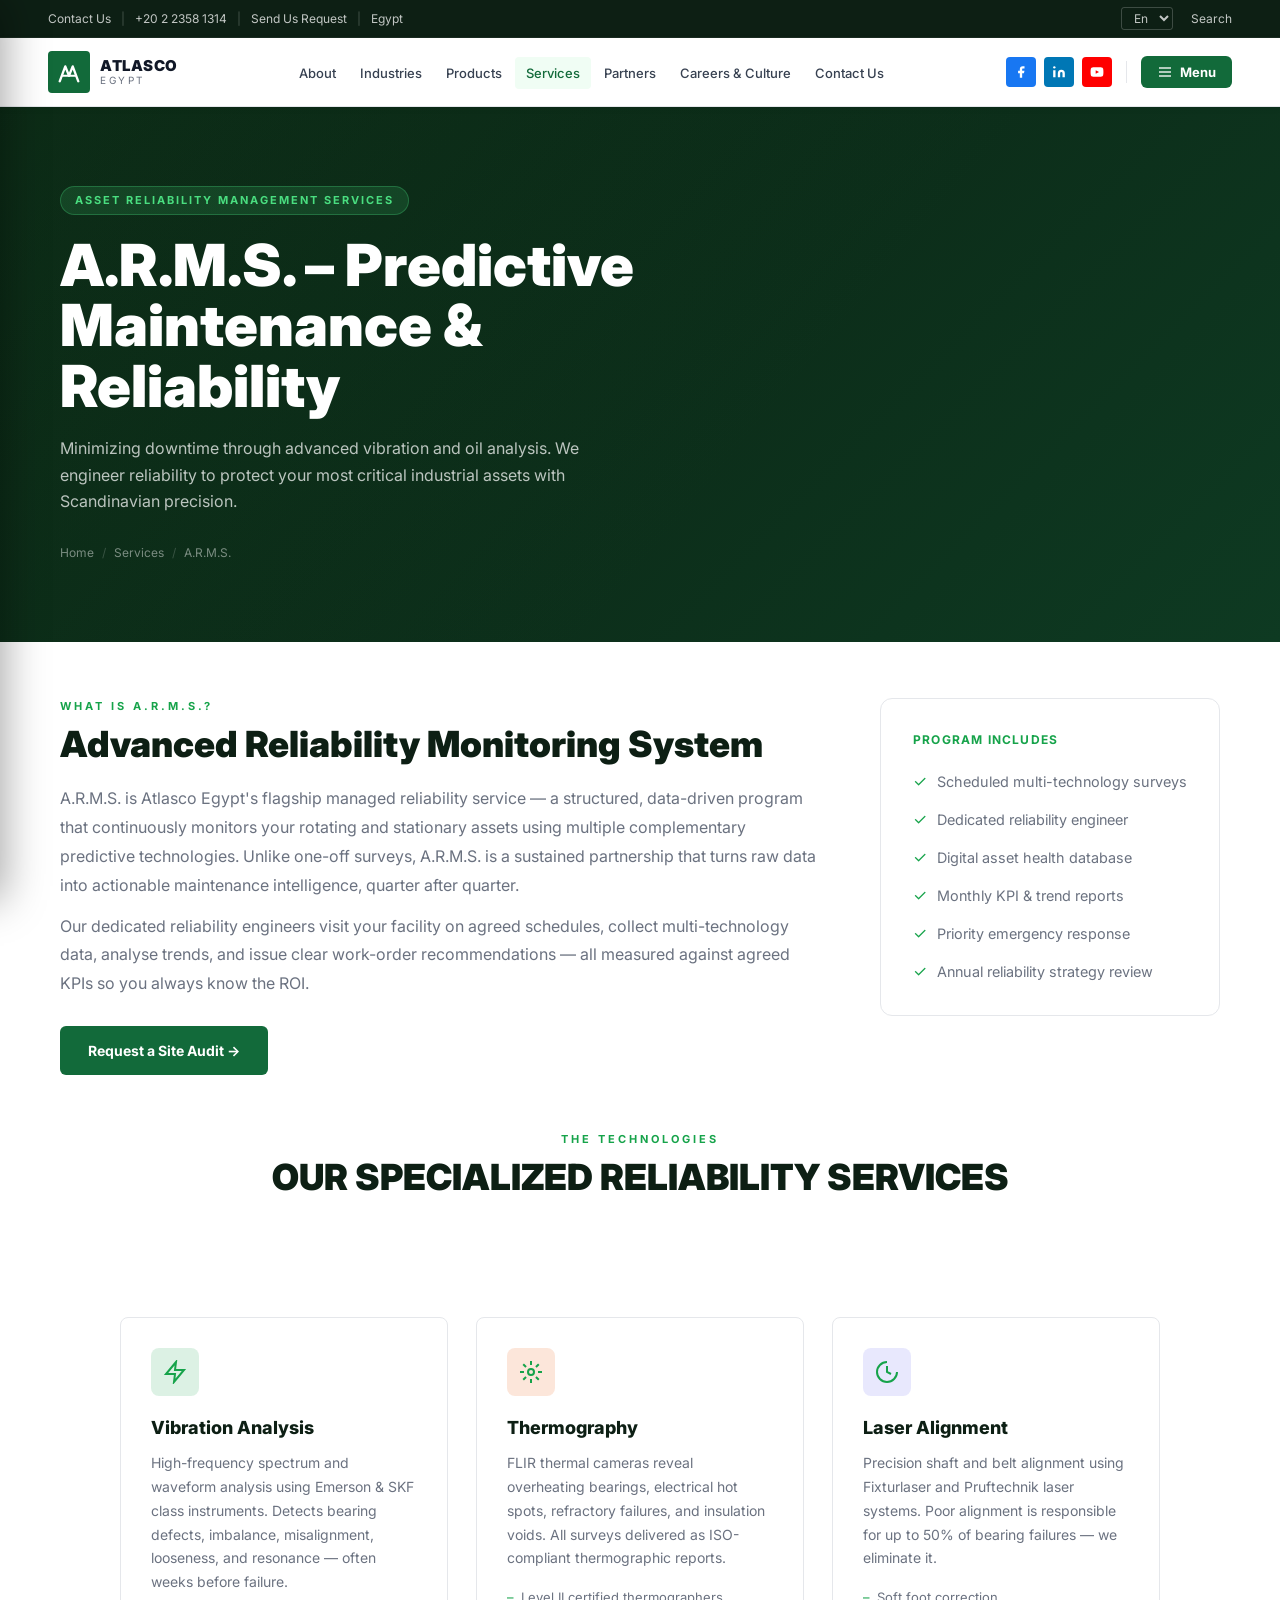
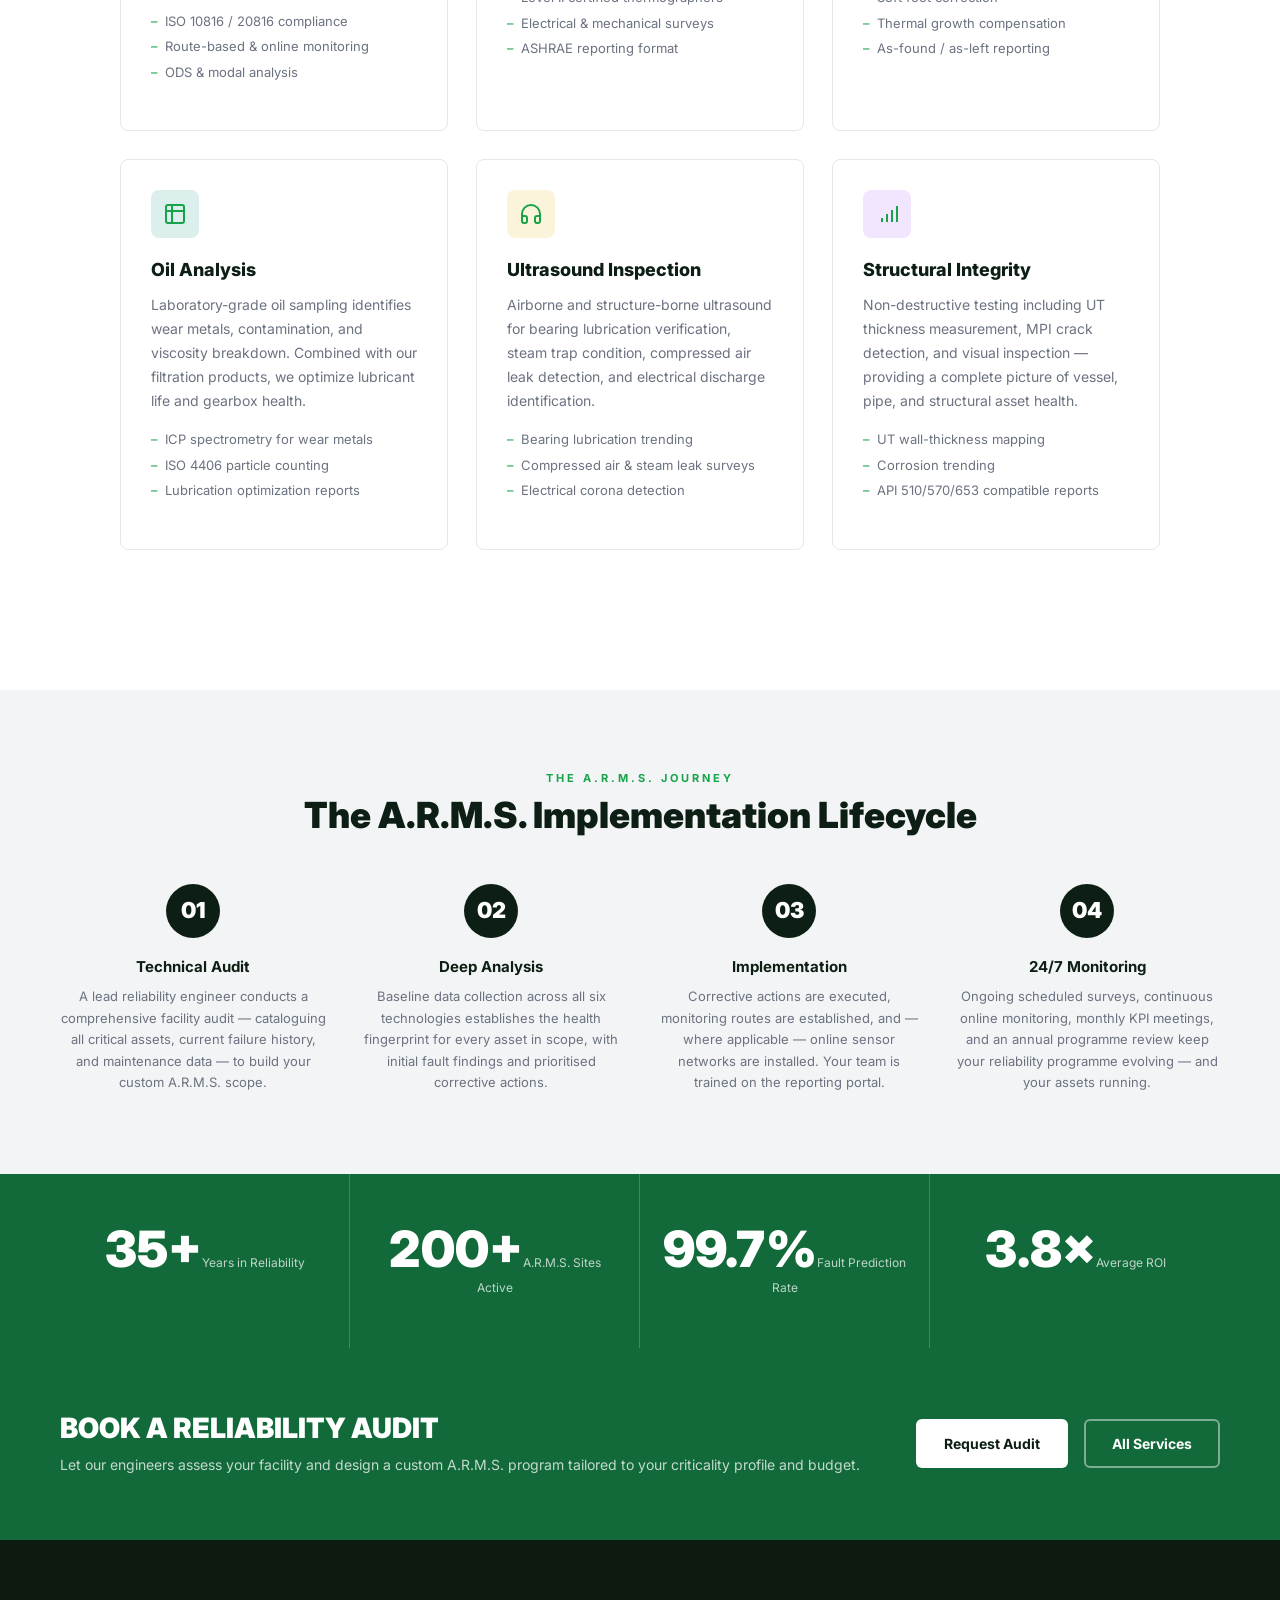
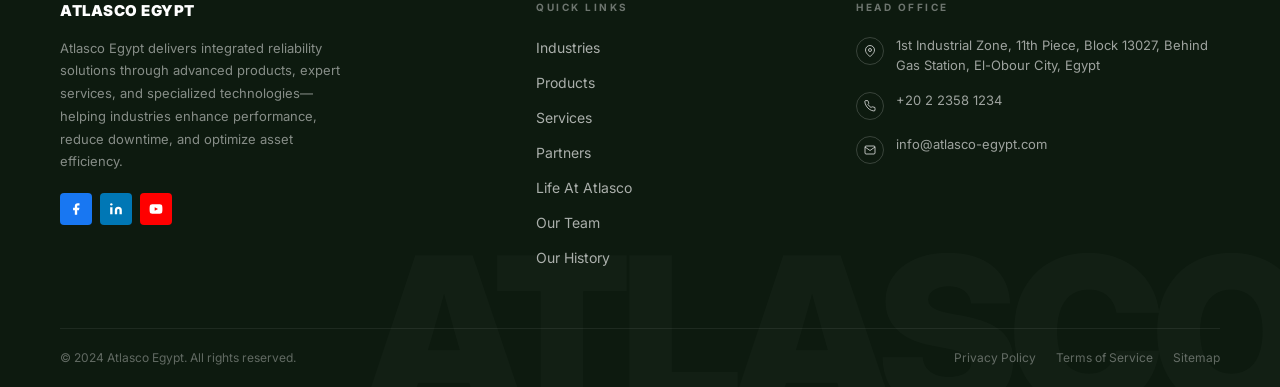
<file: website/arms.html>
﻿<!DOCTYPE html>
<html lang="en">
<head>
  <meta charset="UTF-8"/><meta name="viewport" content="width=device-width, initial-scale=1.0"/>
  <title>A.R.M.S. — Atlasco Egypt</title>
  <link rel="preconnect" href="https://fonts.googleapis.com"/><link rel="preconnect" href="https://fonts.gstatic.com" crossorigin/>
  <link href="https://fonts.googleapis.com/css2?family=Inter:wght@400;500;600;700;800;900&display=swap" rel="stylesheet"/>
  <link rel="stylesheet" href="css/style.css"/>
</head>
<body>
<div class="topbar"><div class="topbar-inner"><div class="topbar-left"><a href="contact.html">Contact Us</a><span class="topbar-sep">|</span><a href="tel:+20223581314">+20 2 2358 1314</a><span class="topbar-sep">|</span><a href="contact.html">Send Us Request</a><span class="topbar-sep">|</span><span>Egypt</span></div><div class="topbar-right"><select class="lang-select"><option>En</option><option>Ar</option></select><a href="#">Search</a></div></div></div>
<nav class="navbar"><div class="navbar-inner"><a href="index.html" class="logo"><div class="logo-icon"><svg viewBox="0 0 28 28" fill="none"><path d="M4 24L10 8L14 18L18 8L24 24" stroke="white" stroke-width="2.5" stroke-linecap="round" stroke-linejoin="round"/><path d="M7 18H21" stroke="white" stroke-width="2" stroke-linecap="round"/></svg></div><div class="logo-text"><strong>ATLASCO</strong><span>EGYPT</span></div></a><ul class="nav-links"><li><a href="about.html">About</a></li><li><a href="industries.html">Industries</a></li><li><a href="products.html">Products</a></li><li><a href="services.html" class="active">Services</a></li><li><a href="partners.html">Partners</a></li><li><a href="careers.html">Careers &amp; Culture</a></li><li><a href="contact.html">Contact Us</a></li></ul><div class="nav-right"><a href="#" class="social-icon si-fb"><svg viewBox="0 0 24 24"><path d="M18 2h-3a5 5 0 0 0-5 5v3H7v4h3v8h4v-8h3l1-4h-4V7a1 1 0 0 1 1-1h3z"/></svg></a><a href="#" class="social-icon si-li"><svg viewBox="0 0 24 24"><path d="M16 8a6 6 0 0 1 6 6v7h-4v-7a2 2 0 0 0-4 0v7h-4v-7a6 6 0 0 1 6-6z"/><rect x="2" y="9" width="4" height="12"/><circle cx="4" cy="4" r="2"/></svg></a><a href="#" class="social-icon si-yt"><svg viewBox="0 0 24 24"><path d="M22.54 6.42a2.78 2.78 0 0 0-1.95-1.96C18.88 4 12 4 12 4s-6.88 0-8.59.46a2.78 2.78 0 0 0-1.95 1.96A29 29 0 0 0 1 12a29 29 0 0 0 .46 5.58 2.78 2.78 0 0 0 1.95 1.96C5.12 20 12 20 12 20s6.88 0 8.59-.4a2.78 2.78 0 0 0 1.95-1.95A29 29 0 0 0 23 12a29 29 0 0 0-.46-5.58z"/></svg></a><button class="menu-btn"><svg viewBox="0 0 24 24"><line x1="3" y1="6" x2="21" y2="6"/><line x1="3" y1="12" x2="21" y2="12"/><line x1="3" y1="18" x2="21" y2="18"/></svg>Menu</button></div></div></nav>
<div class="mobile-menu"><button class="mobile-menu-close">&times;</button><a href="about.html">About</a><a href="industries.html">Industries</a><a href="products.html">Products</a><a href="services.html">Services</a><a href="partners.html">Partners</a><a href="careers.html">Careers &amp; Culture</a><a href="contact.html">Contact Us</a></div>

<!-- HERO -->
<section class="page-hero" style="background:linear-gradient(135deg,#0a1f10 0%,#0e3a22 100%);">
  <div class="page-hero-inner">
    <span class="page-badge">ASSET RELIABILITY MANAGEMENT SERVICES</span>
    <h1>A.R.M.S. – Predictive Maintenance &amp; Reliability</h1>
    <p>Minimizing downtime through advanced vibration and oil analysis. We engineer reliability to protect your most critical industrial assets with Scandinavian precision.</p>
    <div class="breadcrumb"><a href="index.html">Home</a><span class="bsep">/</span><a href="services.html">Services</a><span class="bsep">/</span><span>A.R.M.S.</span></div>
  </div>
</section>

<!-- INTRO -->
<section style="padding:56px 60px 0;">
  <div style="display:grid;grid-template-columns:1fr 340px;gap:60px;align-items:start;">
    <div>
      <span class="section-label">What Is A.R.M.S.?</span>
      <h2 class="section-title">Advanced Reliability Monitoring System</h2>
      <p style="color:var(--c-text-muted);line-height:1.8;margin-top:16px;">A.R.M.S. is Atlasco Egypt's flagship managed reliability service — a structured, data-driven program that continuously monitors your rotating and stationary assets using multiple complementary predictive technologies. Unlike one-off surveys, A.R.M.S. is a sustained partnership that turns raw data into actionable maintenance intelligence, quarter after quarter.</p>
      <p style="color:var(--c-text-muted);line-height:1.8;margin-top:12px;">Our dedicated reliability engineers visit your facility on agreed schedules, collect multi-technology data, analyse trends, and issue clear work-order recommendations — all measured against agreed KPIs so you always know the ROI.</p>
      <div style="display:flex;gap:12px;margin-top:28px;flex-wrap:wrap;">
        <a href="contact.html" class="btn btn-green">Request a Site Audit &rarr;</a>
        <a href="services.html" class="btn btn-outline-dark">Download Capabilities</a>
      </div>
    </div>
    <div style="background:#ffffff;border:1px solid var(--c-gray-200);border-radius:12px;padding:32px;">
      <h4 style="color:var(--c-green-light);font-size:.75rem;letter-spacing:.1em;text-transform:uppercase;margin-bottom:20px;">Program Includes</h4>
      <ul style="list-style:none;padding:0;margin:0;display:flex;flex-direction:column;gap:14px;">
        <li style="display:flex;align-items:center;gap:10px;color:var(--c-text-muted);font-size:.9rem;"><span style="color:var(--c-green-light);font-size:1rem;">&#10003;</span> Scheduled multi-technology surveys</li>
        <li style="display:flex;align-items:center;gap:10px;color:var(--c-text-muted);font-size:.9rem;"><span style="color:var(--c-green-light);font-size:1rem;">&#10003;</span> Dedicated reliability engineer</li>
        <li style="display:flex;align-items:center;gap:10px;color:var(--c-text-muted);font-size:.9rem;"><span style="color:var(--c-green-light);font-size:1rem;">&#10003;</span> Digital asset health database</li>
        <li style="display:flex;align-items:center;gap:10px;color:var(--c-text-muted);font-size:.9rem;"><span style="color:var(--c-green-light);font-size:1rem;">&#10003;</span> Monthly KPI &amp; trend reports</li>
        <li style="display:flex;align-items:center;gap:10px;color:var(--c-text-muted);font-size:.9rem;"><span style="color:var(--c-green-light);font-size:1rem;">&#10003;</span> Priority emergency response</li>
        <li style="display:flex;align-items:center;gap:10px;color:var(--c-text-muted);font-size:.9rem;"><span style="color:var(--c-green-light);font-size:1rem;">&#10003;</span> Annual reliability strategy review</li>
      </ul>
    </div>
  </div>
</section>

<!-- TECHNOLOGIES -->
<section style="padding:56px 60px 20px;">
  <div style="text-align:center;margin-bottom:40px;">
    <span class="section-label">The Technologies</span>
    <h2 class="section-title" style="margin-top:8px;">OUR SPECIALIZED RELIABILITY SERVICES</h2>
  </div>
  <div class="services-grid">

    <div class="service-card">
      <div class="service-icon" style="background:rgba(22,163,74,.15);color:#4ade80;">
        <svg viewBox="0 0 24 24" fill="none" stroke="currentColor" stroke-width="1.5"><path d="M13 2L3 14h9l-1 8 10-12h-9l1-8z"/></svg>
      </div>
      <h3>Vibration Analysis</h3>
      <p>High-frequency spectrum and waveform analysis using Emerson &amp; SKF class instruments. Detects bearing defects, imbalance, misalignment, looseness, and resonance — often weeks before failure.</p>
      <ul class="service-list">
        <li>ISO 10816 / 20816 compliance</li>
        <li>Route-based &amp; online monitoring</li>
        <li>ODS &amp; modal analysis</li>
      </ul>
    </div>

    <div class="service-card">
      <div class="service-icon" style="background:rgba(234,88,12,.15);color:#fb923c;">
        <svg viewBox="0 0 24 24" fill="none" stroke="currentColor" stroke-width="1.5"><circle cx="12" cy="12" r="3"/><path d="M12 1v4M12 19v4M4.22 4.22l2.83 2.83M16.95 16.95l2.83 2.83M1 12h4M19 12h4M4.22 19.78l2.83-2.83M16.95 7.05l2.83-2.83"/></svg>
      </div>
      <h3>Thermography</h3>
      <p>FLIR thermal cameras reveal overheating bearings, electrical hot spots, refractory failures, and insulation voids. All surveys delivered as ISO-compliant thermographic reports.</p>
      <ul class="service-list">
        <li>Level II certified thermographers</li>
        <li>Electrical &amp; mechanical surveys</li>
        <li>ASHRAE reporting format</li>
      </ul>
    </div>

    <div class="service-card">
      <div class="service-icon" style="background:rgba(99,102,241,.15);color:#a5b4fc;">
        <svg viewBox="0 0 24 24" fill="none" stroke="currentColor" stroke-width="1.5"><path d="M12 2a10 10 0 1 0 10 10"/><path d="M12 6v6l4 2"/></svg>
      </div>
      <h3>Laser Alignment</h3>
      <p>Precision shaft and belt alignment using Fixturlaser and Pruftechnik laser systems. Poor alignment is responsible for up to 50% of bearing failures — we eliminate it.</p>
      <ul class="service-list">
        <li>Soft foot correction</li>
        <li>Thermal growth compensation</li>
        <li>As-found / as-left reporting</li>
      </ul>
    </div>

    <div class="service-card">
      <div class="service-icon" style="background:rgba(14,148,136,.15);color:#2dd4bf;">
        <svg viewBox="0 0 24 24" fill="none" stroke="currentColor" stroke-width="1.5"><path d="M9 3H5a2 2 0 0 0-2 2v4m6-6h10a2 2 0 0 1 2 2v4M9 3v18m0 0h10a2 2 0 0 0 2-2V9M9 21H5a2 2 0 0 1-2-2V9m0 0h18"/></svg>
      </div>
      <h3>Oil Analysis</h3>
      <p>Laboratory-grade oil sampling identifies wear metals, contamination, and viscosity breakdown. Combined with our filtration products, we optimize lubricant life and gearbox health.</p>
      <ul class="service-list">
        <li>ICP spectrometry for wear metals</li>
        <li>ISO 4406 particle counting</li>
        <li>Lubrication optimization reports</li>
      </ul>
    </div>

    <div class="service-card">
      <div class="service-icon" style="background:rgba(234,179,8,.15);color:#fde047;">
        <svg viewBox="0 0 24 24" fill="none" stroke="currentColor" stroke-width="1.5"><path d="M3 18v-6a9 9 0 0 1 18 0v6"/><path d="M21 19a2 2 0 0 1-2 2h-1a2 2 0 0 1-2-2v-3a2 2 0 0 1 2-2h3zM3 19a2 2 0 0 0 2 2h1a2 2 0 0 0 2-2v-3a2 2 0 0 0-2-2H3z"/></svg>
      </div>
      <h3>Ultrasound Inspection</h3>
      <p>Airborne and structure-borne ultrasound for bearing lubrication verification, steam trap condition, compressed air leak detection, and electrical discharge identification.</p>
      <ul class="service-list">
        <li>Bearing lubrication trending</li>
        <li>Compressed air &amp; steam leak surveys</li>
        <li>Electrical corona detection</li>
      </ul>
    </div>

    <div class="service-card">
      <div class="service-icon" style="background:rgba(168,85,247,.15);color:#d8b4fe;">
        <svg viewBox="0 0 24 24" fill="none" stroke="currentColor" stroke-width="1.5"><path d="M2 20h.01M7 20v-4"/><path d="M12 20v-8"/><path d="M17 20V8"/><path d="M22 4v16"/></svg>
      </div>
      <h3>Structural Integrity</h3>
      <p>Non-destructive testing including UT thickness measurement, MPI crack detection, and visual inspection — providing a complete picture of vessel, pipe, and structural asset health.</p>
      <ul class="service-list">
        <li>UT wall-thickness mapping</li>
        <li>Corrosion trending</li>
        <li>API 510/570/653 compatible reports</li>
      </ul>
    </div>

  </div>
</section>

<!-- IMPLEMENTATION LIFECYCLE -->
<section class="process-section" style="margin-top:40px;">
  <div style="text-align:center;margin-bottom:48px;">
    <span class="section-label">The A.R.M.S. Journey</span>
    <h2 class="section-title" style="margin-top:8px;">The A.R.M.S. Implementation Lifecycle</h2>
  </div>
  <div class="process-steps">
    <div class="process-step">
      <div class="step-num">01</div>
      <h4>Technical Audit</h4>
      <p>A lead reliability engineer conducts a comprehensive facility audit — cataloguing all critical assets, current failure history, and maintenance data — to build your custom A.R.M.S. scope.</p>
    </div>
    <div class="process-step">
      <div class="step-num">02</div>
      <h4>Deep Analysis</h4>
      <p>Baseline data collection across all six technologies establishes the health fingerprint for every asset in scope, with initial fault findings and prioritised corrective actions.</p>
    </div>
    <div class="process-step">
      <div class="step-num">03</div>
      <h4>Implementation</h4>
      <p>Corrective actions are executed, monitoring routes are established, and — where applicable — online sensor networks are installed. Your team is trained on the reporting portal.</p>
    </div>
    <div class="process-step">
      <div class="step-num">04</div>
      <h4>24/7 Monitoring</h4>
      <p>Ongoing scheduled surveys, continuous online monitoring, monthly KPI meetings, and an annual programme review keep your reliability programme evolving — and your assets running.</p>
    </div>
  </div>
</section>

<!-- GREEN STATS -->
<div class="green-stats">
  <div class="gstat"><span class="gstat-number">35+</span><span class="gstat-label">Years in Reliability</span></div>
  <div class="gstat"><span class="gstat-number">200+</span><span class="gstat-label">A.R.M.S. Sites Active</span></div>
  <div class="gstat"><span class="gstat-number">99.7%</span><span class="gstat-label">Fault Prediction Rate</span></div>
  <div class="gstat"><span class="gstat-number">3.8×</span><span class="gstat-label">Average ROI</span></div>
</div>

<!-- CTA BANNER -->
<div class="cta-banner">
  <div>
    <h2>BOOK A RELIABILITY AUDIT</h2>
    <p>Let our engineers assess your facility and design a custom A.R.M.S. program tailored to your criticality profile and budget.</p>
  </div>
  <div style="display:flex;gap:16px;flex-wrap:wrap;">
    <a href="contact.html" class="btn btn-white">Request Audit</a>
    <a href="services.html" class="btn btn-outline-white">All Services</a>
  </div>
</div>

<!-- FOOTER -->
<footer class="footer"><div class="footer-wm">ATLASCO</div><div class="footer-grid"><div class="footer-brand"><h3>ATLASCO EGYPT</h3><p>Atlasco Egypt delivers integrated reliability solutions through advanced products, expert services, and specialized technologies—helping industries enhance performance, reduce downtime, and optimize asset efficiency.</p><div class="footer-socials"><a href="#" class="social-icon si-fb"><svg viewBox="0 0 24 24"><path d="M18 2h-3a5 5 0 0 0-5 5v3H7v4h3v8h4v-8h3l1-4h-4V7a1 1 0 0 1 1-1h3z"/></svg></a><a href="#" class="social-icon si-li"><svg viewBox="0 0 24 24"><path d="M16 8a6 6 0 0 1 6 6v7h-4v-7a2 2 0 0 0-4 0v7h-4v-7a6 6 0 0 1 6-6z"/><rect x="2" y="9" width="4" height="12"/><circle cx="4" cy="4" r="2"/></svg></a><a href="#" class="social-icon si-yt"><svg viewBox="0 0 24 24"><path d="M22.54 6.42a2.78 2.78 0 0 0-1.95-1.96C18.88 4 12 4 12 4s-6.88 0-8.59.46a2.78 2.78 0 0 0-1.95 1.96A29 29 0 0 0 1 12a29 29 0 0 0 .46 5.58 2.78 2.78 0 0 0 1.95 1.96C5.12 20 12 20 12 20s6.88 0 8.59-.4a2.78 2.78 0 0 0 1.95-1.95A29 29 0 0 0 23 12a29 29 0 0 0-.46-5.58z"/></svg></a></div></div><div><h4 class="footer-col">Quick Links</h4><ul class="footer-links"><li><a href="industries.html">Industries</a></li><li><a href="products.html">Products</a></li><li><a href="services.html">Services</a></li><li><a href="partners.html">Partners</a></li><li><a href="careers.html">Life At Atlasco</a></li><li><a href="team.html">Our Team</a></li><li><a href="history.html">Our History</a></li></ul></div><div><h4 class="footer-col">Head Office</h4><div class="footer-contact-item"><div class="fci-icon"><svg viewBox="0 0 24 24"><path d="M21 10c0 7-9 13-9 13s-9-6-9-13a9 9 0 0 1 18 0z"/><circle cx="12" cy="10" r="3"/></svg></div><p>1st Industrial Zone, 11th Piece, Block 13027, Behind Gas Station, El-Obour City, Egypt</p></div><div class="footer-contact-item"><div class="fci-icon"><svg viewBox="0 0 24 24"><path d="M22 16.92v3a2 2 0 0 1-2.18 2 19.79 19.79 0 0 1-8.63-3.07A19.5 19.5 0 0 1 4.69 12 19.79 19.79 0 0 1 1.61 3.4 2 2 0 0 1 3.58 1.21h3a2 2 0 0 1 2 1.72c.127.96.361 1.903.7 2.81a2 2 0 0 1-.45 2.11L7.91 8.76a16 16 0 0 0 6.29 6.29l.96-.88a2 2 0 0 1 2.11-.45c.907.339 1.85.573 2.81.7A2 2 0 0 1 22 16.92z"/></svg></div><p>+20 2 2358 1234</p></div><div class="footer-contact-item"><div class="fci-icon"><svg viewBox="0 0 24 24"><path d="M4 4h16c1.1 0 2 .9 2 2v12c0 1.1-.9 2-2 2H4c-1.1 0-2-.9-2-2V6c0-1.1.9-2 2-2z"/><polyline points="22,6 12,13 2,6"/></svg></div><p>info@atlasco-egypt.com</p></div></div></div><div class="footer-bottom"><p>&copy; 2024 Atlasco Egypt. All rights reserved.</p><div class="footer-bottom-links"><a href="#">Privacy Policy</a><a href="#">Terms of Service</a><a href="#">Sitemap</a></div></div></footer>
<script src="js/main.js"></script>
</body>
</html>
</file>
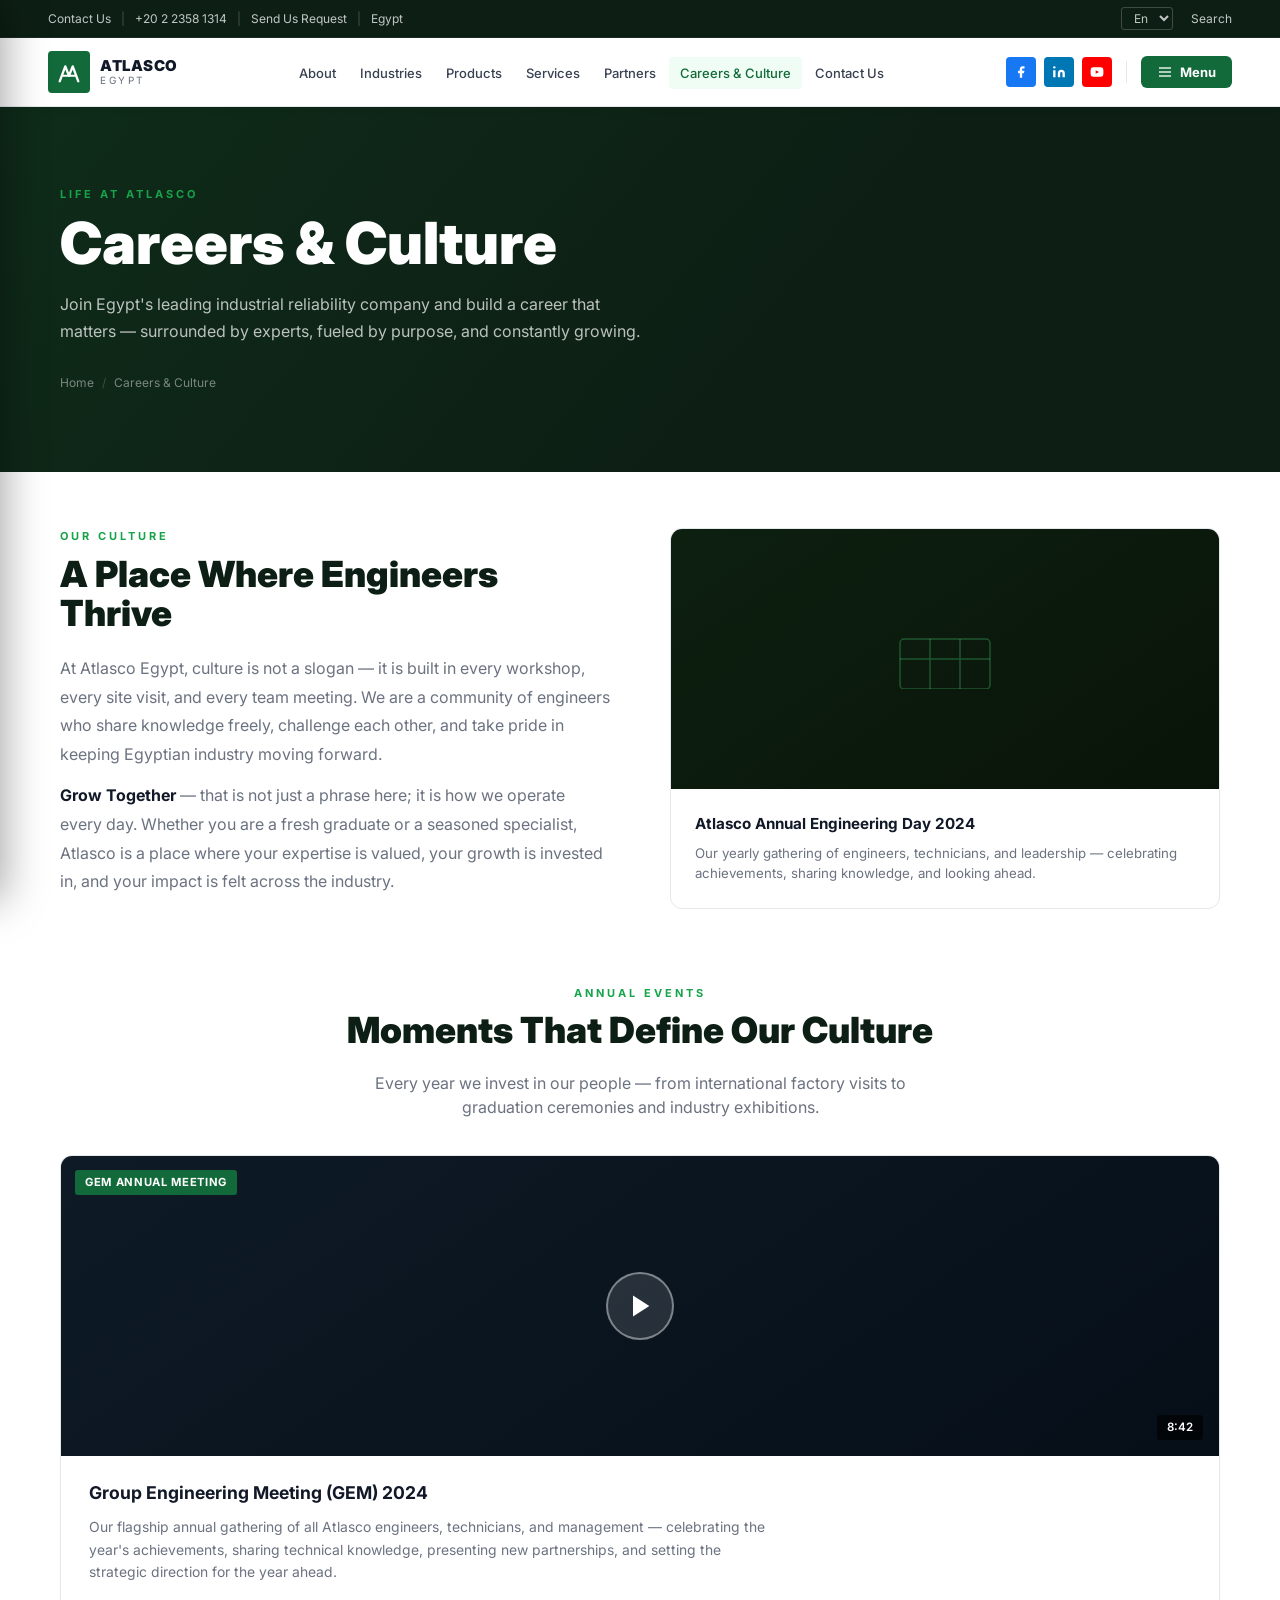
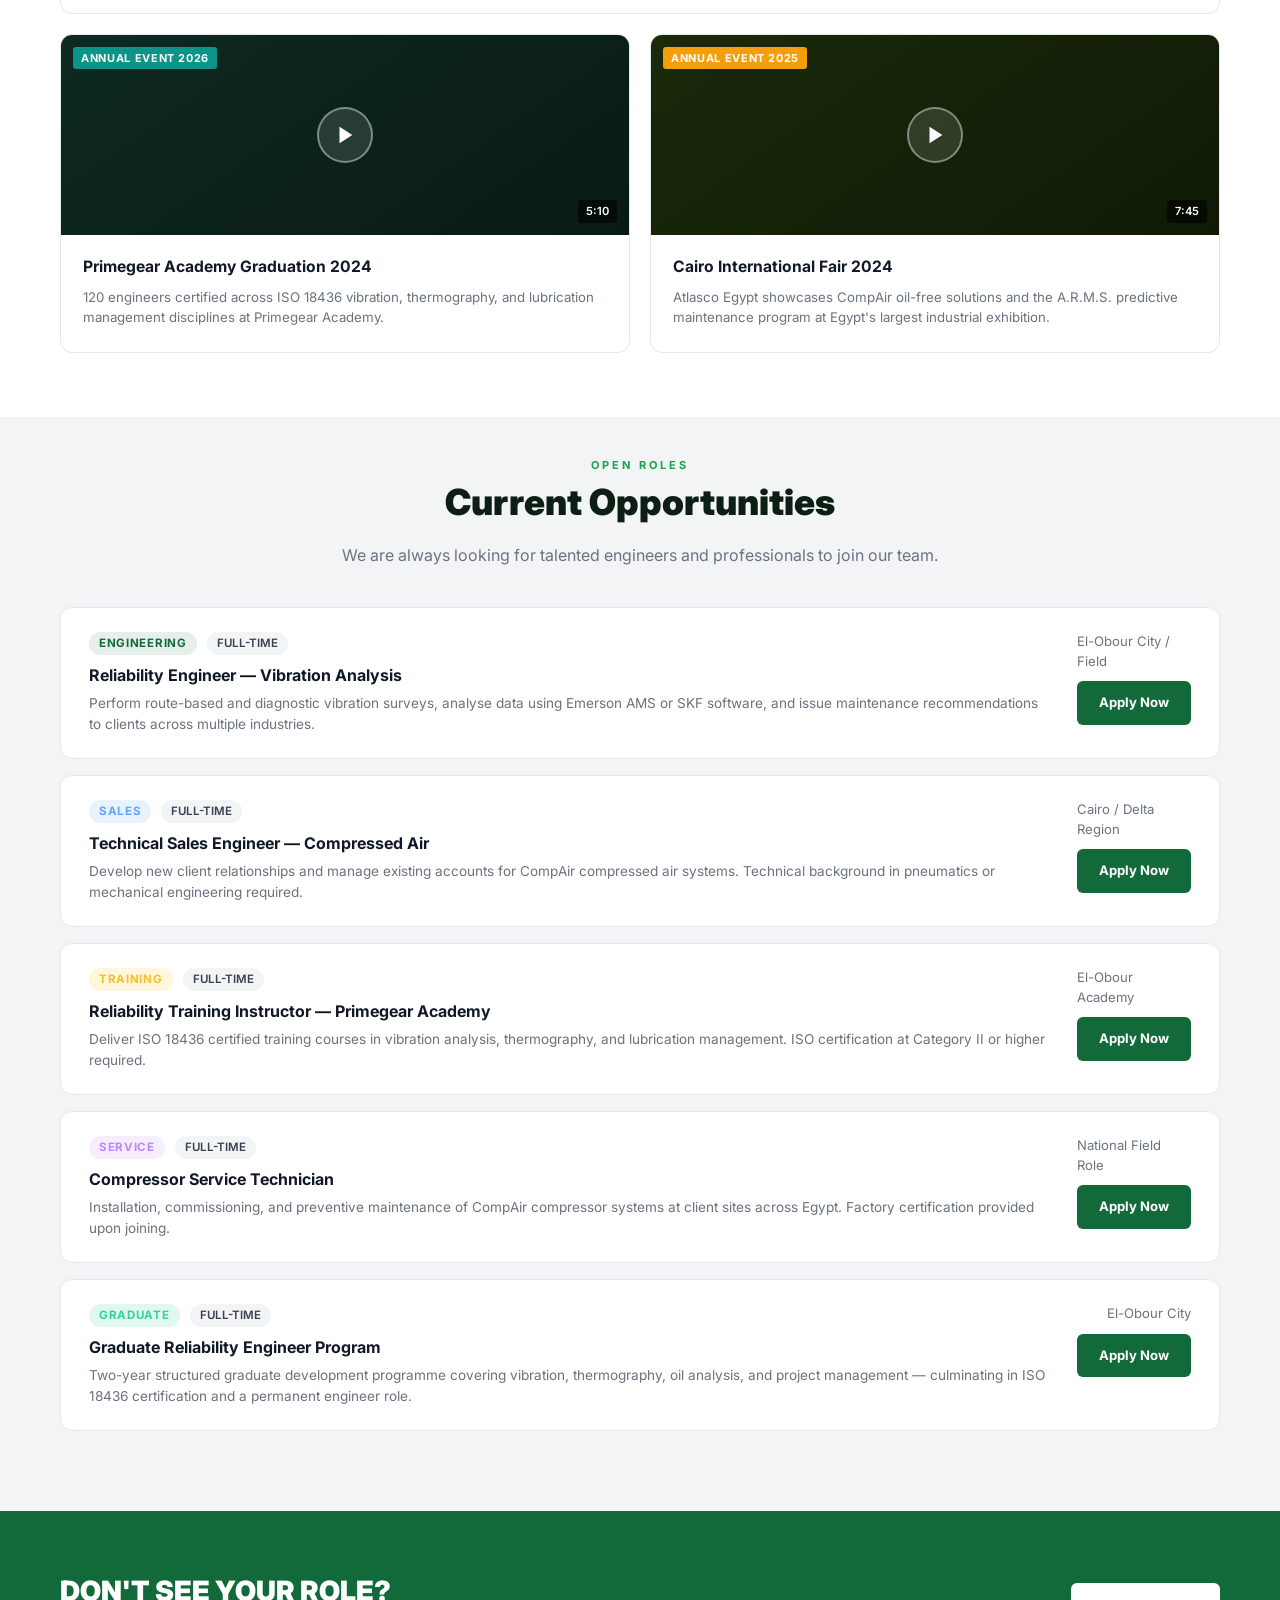
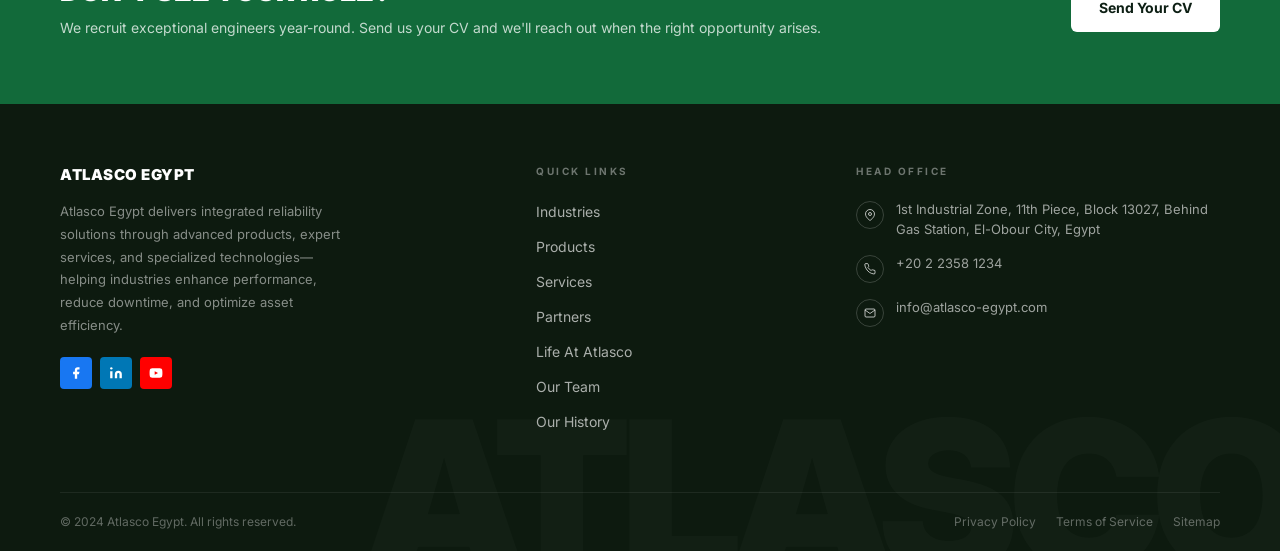
<file: website/careers.html>
﻿<!DOCTYPE html>
<html lang="en">
<head>
  <meta charset="UTF-8"/><meta name="viewport" content="width=device-width, initial-scale=1.0"/>
  <title>Careers &amp; Culture — Atlasco Egypt</title>
  <link rel="preconnect" href="https://fonts.googleapis.com"/><link rel="preconnect" href="https://fonts.gstatic.com" crossorigin/>
  <link href="https://fonts.googleapis.com/css2?family=Inter:wght@400;500;600;700;800;900&display=swap" rel="stylesheet"/>
  <link rel="stylesheet" href="css/style.css"/>
</head>
<body>
<div class="topbar"><div class="topbar-inner"><div class="topbar-left"><a href="contact.html">Contact Us</a><span class="topbar-sep">|</span><a href="tel:+20223581314">+20 2 2358 1314</a><span class="topbar-sep">|</span><a href="contact.html">Send Us Request</a><span class="topbar-sep">|</span><span>Egypt</span></div><div class="topbar-right"><select class="lang-select"><option>En</option><option>Ar</option></select><a href="#">Search</a></div></div></div>
<nav class="navbar"><div class="navbar-inner"><a href="index.html" class="logo"><div class="logo-icon"><svg viewBox="0 0 28 28" fill="none"><path d="M4 24L10 8L14 18L18 8L24 24" stroke="white" stroke-width="2.5" stroke-linecap="round" stroke-linejoin="round"/><path d="M7 18H21" stroke="white" stroke-width="2" stroke-linecap="round"/></svg></div><div class="logo-text"><strong>ATLASCO</strong><span>EGYPT</span></div></a><ul class="nav-links"><li><a href="about.html">About</a></li><li><a href="industries.html">Industries</a></li><li><a href="products.html">Products</a></li><li><a href="services.html">Services</a></li><li><a href="partners.html">Partners</a></li><li><a href="careers.html" class="active">Careers &amp; Culture</a></li><li><a href="contact.html">Contact Us</a></li></ul><div class="nav-right"><a href="#" class="social-icon si-fb"><svg viewBox="0 0 24 24"><path d="M18 2h-3a5 5 0 0 0-5 5v3H7v4h3v8h4v-8h3l1-4h-4V7a1 1 0 0 1 1-1h3z"/></svg></a><a href="#" class="social-icon si-li"><svg viewBox="0 0 24 24"><path d="M16 8a6 6 0 0 1 6 6v7h-4v-7a2 2 0 0 0-4 0v7h-4v-7a6 6 0 0 1 6-6z"/><rect x="2" y="9" width="4" height="12"/><circle cx="4" cy="4" r="2"/></svg></a><a href="#" class="social-icon si-yt"><svg viewBox="0 0 24 24"><path d="M22.54 6.42a2.78 2.78 0 0 0-1.95-1.96C18.88 4 12 4 12 4s-6.88 0-8.59.46a2.78 2.78 0 0 0-1.95 1.96A29 29 0 0 0 1 12a29 29 0 0 0 .46 5.58 2.78 2.78 0 0 0 1.95 1.96C5.12 20 12 20 12 20s6.88 0 8.59-.4a2.78 2.78 0 0 0 1.95-1.95A29 29 0 0 0 23 12a29 29 0 0 0-.46-5.58z"/></svg></a><button class="menu-btn"><svg viewBox="0 0 24 24"><line x1="3" y1="6" x2="21" y2="6"/><line x1="3" y1="12" x2="21" y2="12"/><line x1="3" y1="18" x2="21" y2="18"/></svg>Menu</button></div></div></nav>
<div class="mobile-menu"><button class="mobile-menu-close">&times;</button><a href="about.html">About</a><a href="industries.html">Industries</a><a href="products.html">Products</a><a href="services.html">Services</a><a href="partners.html">Partners</a><a href="careers.html">Careers &amp; Culture</a><a href="contact.html">Contact Us</a></div>

<!-- HERO -->
<section class="page-hero">
  <div class="page-hero-inner">
    <span class="section-label">Life at Atlasco</span>
    <h1>Careers &amp; Culture</h1>
    <p>Join Egypt's leading industrial reliability company and build a career that matters — surrounded by experts, fueled by purpose, and constantly growing.</p>
    <div class="breadcrumb"><a href="index.html">Home</a><span class="bsep">/</span><span>Careers &amp; Culture</span></div>
  </div>
</section>

<!-- CULTURE INTRO -->
<section class="culture-intro">
  <div>
    <span class="section-label">Our Culture</span>
    <h2 class="section-title">A Place Where Engineers Thrive</h2>
    <p style="color:var(--c-text-muted);line-height:1.8;margin-top:16px;">At Atlasco Egypt, culture is not a slogan — it is built in every workshop, every site visit, and every team meeting. We are a community of engineers who share knowledge freely, challenge each other, and take pride in keeping Egyptian industry moving forward.</p>
    <p style="color:var(--c-text-muted);line-height:1.8;margin-top:12px;"><strong style="color:var(--c-gray-900);">Grow Together</strong> — that is not just a phrase here; it is how we operate every day. Whether you are a fresh graduate or a seasoned specialist, Atlasco is a place where your expertise is valued, your growth is invested in, and your impact is felt across the industry.</p>
  </div>
  <div style="background:#ffffff;border:1px solid var(--c-gray-200);border-radius:12px;overflow:hidden;">
    <div style="height:260px;background:linear-gradient(145deg,#0d2010,#091408);display:flex;align-items:center;justify-content:center;">
      <svg viewBox="0 0 100 60" width="100" height="60" fill="none" stroke="rgba(74,222,128,.3)" stroke-width="1.5"><rect x="5" y="10" width="90" height="50" rx="4"/><path d="M5 30h90M35 10v50M65 10v50"/></svg>
    </div>
    <div style="padding:24px;">
      <h4 style="margin:0 0 8px;font-size:.95rem;">Atlasco Annual Engineering Day 2024</h4>
      <p style="color:var(--c-text-muted);font-size:.83rem;line-height:1.5;margin:0;">Our yearly gathering of engineers, technicians, and leadership — celebrating achievements, sharing knowledge, and looking ahead.</p>
    </div>
  </div>
</section>

<!-- ANNUAL EVENTS -->
<section style="padding:20px 60px 64px;">
  <div style="text-align:center;margin-bottom:36px;">
    <span class="section-label">Annual Events</span>
    <h2 class="section-title" style="margin-top:8px;">Moments That Define Our Culture</h2>
    <p style="color:var(--c-text-muted);margin-top:12px;max-width:540px;margin-left:auto;margin-right:auto;">Every year we invest in our people — from international factory visits to graduation ceremonies and industry exhibitions.</p>
  </div>

  <!-- Featured large card -->
  <div style="background:#ffffff;border:1px solid var(--c-gray-200);border-radius:12px;overflow:hidden;margin-bottom:20px;">
    <div style="height:300px;background:linear-gradient(145deg,#0e1a26,#060f18);display:flex;align-items:center;justify-content:center;position:relative;cursor:pointer;">
      <div style="width:68px;height:68px;border-radius:50%;background:rgba(255,255,255,.12);border:2px solid rgba(255,255,255,.4);display:flex;align-items:center;justify-content:center;">
        <svg viewBox="0 0 24 24" width="28" height="28" fill="white"><polygon points="6,3 20,12 6,21"/></svg>
      </div>
      <span style="position:absolute;bottom:16px;right:16px;background:rgba(0,0,0,.65);color:white;font-size:.72rem;padding:4px 10px;border-radius:3px;font-weight:600;">8:42</span>
      <span style="position:absolute;top:14px;left:14px;background:var(--c-green);color:white;font-size:.7rem;padding:4px 10px;border-radius:3px;font-weight:700;text-transform:uppercase;letter-spacing:.06em;">GEM Annual Meeting</span>
    </div>
    <div style="padding:24px 28px 30px;">
      <h4 style="margin:0 0 10px;font-size:1.1rem;font-weight:700;">Group Engineering Meeting (GEM) 2024</h4>
      <p style="color:var(--c-text-muted);font-size:.87rem;line-height:1.6;margin:0;max-width:680px;">Our flagship annual gathering of all Atlasco engineers, technicians, and management — celebrating the year's achievements, sharing technical knowledge, presenting new partnerships, and setting the strategic direction for the year ahead.</p>
    </div>
  </div>

  <!-- 2 smaller cards -->
  <div style="display:grid;grid-template-columns:repeat(2,1fr);gap:20px;">

    <div style="background:#ffffff;border:1px solid var(--c-gray-200);border-radius:12px;overflow:hidden;">
      <div style="height:200px;background:linear-gradient(145deg,#0e2a22,#081a14);display:flex;align-items:center;justify-content:center;position:relative;cursor:pointer;">
        <div style="width:56px;height:56px;border-radius:50%;background:rgba(255,255,255,.12);border:2px solid rgba(255,255,255,.4);display:flex;align-items:center;justify-content:center;">
          <svg viewBox="0 0 24 24" width="22" height="22" fill="white"><polygon points="6,3 20,12 6,21"/></svg>
        </div>
        <span style="position:absolute;bottom:12px;right:12px;background:rgba(0,0,0,.6);color:white;font-size:.7rem;padding:3px 8px;border-radius:3px;font-weight:600;">5:10</span>
        <span style="position:absolute;top:12px;left:12px;background:var(--c-teal);color:white;font-size:.68rem;padding:3px 8px;border-radius:3px;font-weight:700;text-transform:uppercase;letter-spacing:.06em;">Annual Event 2026</span>
      </div>
      <div style="padding:20px 22px 24px;">
        <h4 style="margin:0 0 8px;font-size:.98rem;font-weight:700;">Primegear Academy Graduation 2024</h4>
        <p style="color:var(--c-text-muted);font-size:.83rem;line-height:1.55;margin:0;">120 engineers certified across ISO 18436 vibration, thermography, and lubrication management disciplines at Primegear Academy.</p>
      </div>
    </div>

    <div style="background:#ffffff;border:1px solid var(--c-gray-200);border-radius:12px;overflow:hidden;">
      <div style="height:200px;background:linear-gradient(145deg,#1a2a0a,#0f1a06);display:flex;align-items:center;justify-content:center;position:relative;cursor:pointer;">
        <div style="width:56px;height:56px;border-radius:50%;background:rgba(255,255,255,.12);border:2px solid rgba(255,255,255,.4);display:flex;align-items:center;justify-content:center;">
          <svg viewBox="0 0 24 24" width="22" height="22" fill="white"><polygon points="6,3 20,12 6,21"/></svg>
        </div>
        <span style="position:absolute;bottom:12px;right:12px;background:rgba(0,0,0,.6);color:white;font-size:.7rem;padding:3px 8px;border-radius:3px;font-weight:600;">7:45</span>
        <span style="position:absolute;top:12px;left:12px;background:#f59e0b;color:white;font-size:.68rem;padding:3px 8px;border-radius:3px;font-weight:700;text-transform:uppercase;letter-spacing:.06em;">Annual Event 2025</span>
      </div>
      <div style="padding:20px 22px 24px;">
        <h4 style="margin:0 0 8px;font-size:.98rem;font-weight:700;">Cairo International Fair 2024</h4>
        <p style="color:var(--c-text-muted);font-size:.83rem;line-height:1.55;margin:0;">Atlasco Egypt showcases CompAir oil-free solutions and the A.R.M.S. predictive maintenance program at Egypt's largest industrial exhibition.</p>
      </div>
    </div>

  </div>
</section>

<!-- OPEN POSITIONS -->
<section class="jobs-section">
  <div style="text-align:center;margin-bottom:40px;">
    <span class="section-label">Open Roles</span>
    <h2 class="section-title" style="margin-top:8px;">Current Opportunities</h2>
    <p style="color:var(--c-text-muted);margin-top:12px;">We are always looking for talented engineers and professionals to join our team.</p>
  </div>

  <div class="job-card">
    <div>
      <div style="display:flex;align-items:center;gap:10px;margin-bottom:8px;">
        <span style="background:rgba(22,101,52,.1);color:var(--c-green);font-size:.72rem;font-weight:700;text-transform:uppercase;padding:3px 10px;border-radius:20px;letter-spacing:.06em;">Engineering</span>
        <span style="background:var(--c-gray-100);color:var(--c-gray-700);font-size:.72rem;font-weight:600;text-transform:uppercase;padding:3px 10px;border-radius:20px;">Full-time</span>
      </div>
      <h4 style="margin:0 0 6px;font-size:1rem;">Reliability Engineer — Vibration Analysis</h4>
      <p style="color:var(--c-text-muted);font-size:.85rem;margin:0;">Perform route-based and diagnostic vibration surveys, analyse data using Emerson AMS or SKF software, and issue maintenance recommendations to clients across multiple industries.</p>
    </div>
    <div style="display:flex;flex-direction:column;align-items:flex-end;gap:10px;">
      <span style="color:var(--c-text-muted);font-size:.82rem;">El-Obour City / Field</span>
      <a href="contact.html" class="btn btn-green" style="font-size:.82rem;padding:10px 20px;">Apply Now</a>
    </div>
  </div>

  <div class="job-card">
    <div>
      <div style="display:flex;align-items:center;gap:10px;margin-bottom:8px;">
        <span style="background:rgba(96,165,250,.15);color:#60a5fa;font-size:.72rem;font-weight:700;text-transform:uppercase;padding:3px 10px;border-radius:20px;letter-spacing:.06em;">Sales</span>
        <span style="background:var(--c-gray-100);color:var(--c-gray-700);font-size:.72rem;font-weight:600;text-transform:uppercase;padding:3px 10px;border-radius:20px;">Full-time</span>
      </div>
      <h4 style="margin:0 0 6px;font-size:1rem;">Technical Sales Engineer — Compressed Air</h4>
      <p style="color:var(--c-text-muted);font-size:.85rem;margin:0;">Develop new client relationships and manage existing accounts for CompAir compressed air systems. Technical background in pneumatics or mechanical engineering required.</p>
    </div>
    <div style="display:flex;flex-direction:column;align-items:flex-end;gap:10px;">
      <span style="color:var(--c-text-muted);font-size:.82rem;">Cairo / Delta Region</span>
      <a href="contact.html" class="btn btn-green" style="font-size:.82rem;padding:10px 20px;">Apply Now</a>
    </div>
  </div>

  <div class="job-card">
    <div>
      <div style="display:flex;align-items:center;gap:10px;margin-bottom:8px;">
        <span style="background:rgba(251,191,36,.15);color:#fbbf24;font-size:.72rem;font-weight:700;text-transform:uppercase;padding:3px 10px;border-radius:20px;letter-spacing:.06em;">Training</span>
        <span style="background:var(--c-gray-100);color:var(--c-gray-700);font-size:.72rem;font-weight:600;text-transform:uppercase;padding:3px 10px;border-radius:20px;">Full-time</span>
      </div>
      <h4 style="margin:0 0 6px;font-size:1rem;">Reliability Training Instructor — Primegear Academy</h4>
      <p style="color:var(--c-text-muted);font-size:.85rem;margin:0;">Deliver ISO 18436 certified training courses in vibration analysis, thermography, and lubrication management. ISO certification at Category II or higher required.</p>
    </div>
    <div style="display:flex;flex-direction:column;align-items:flex-end;gap:10px;">
      <span style="color:var(--c-text-muted);font-size:.82rem;">El-Obour Academy</span>
      <a href="contact.html" class="btn btn-green" style="font-size:.82rem;padding:10px 20px;">Apply Now</a>
    </div>
  </div>

  <div class="job-card">
    <div>
      <div style="display:flex;align-items:center;gap:10px;margin-bottom:8px;">
        <span style="background:rgba(192,132,252,.15);color:#c084fc;font-size:.72rem;font-weight:700;text-transform:uppercase;padding:3px 10px;border-radius:20px;letter-spacing:.06em;">Service</span>
        <span style="background:var(--c-gray-100);color:var(--c-gray-700);font-size:.72rem;font-weight:600;text-transform:uppercase;padding:3px 10px;border-radius:20px;">Full-time</span>
      </div>
      <h4 style="margin:0 0 6px;font-size:1rem;">Compressor Service Technician</h4>
      <p style="color:var(--c-text-muted);font-size:.85rem;margin:0;">Installation, commissioning, and preventive maintenance of CompAir compressor systems at client sites across Egypt. Factory certification provided upon joining.</p>
    </div>
    <div style="display:flex;flex-direction:column;align-items:flex-end;gap:10px;">
      <span style="color:var(--c-text-muted);font-size:.82rem;">National Field Role</span>
      <a href="contact.html" class="btn btn-green" style="font-size:.82rem;padding:10px 20px;">Apply Now</a>
    </div>
  </div>

  <div class="job-card">
    <div>
      <div style="display:flex;align-items:center;gap:10px;margin-bottom:8px;">
        <span style="background:rgba(52,211,153,.15);color:#34d399;font-size:.72rem;font-weight:700;text-transform:uppercase;padding:3px 10px;border-radius:20px;letter-spacing:.06em;">Graduate</span>
        <span style="background:var(--c-gray-100);color:var(--c-gray-700);font-size:.72rem;font-weight:600;text-transform:uppercase;padding:3px 10px;border-radius:20px;">Full-time</span>
      </div>
      <h4 style="margin:0 0 6px;font-size:1rem;">Graduate Reliability Engineer Program</h4>
      <p style="color:var(--c-text-muted);font-size:.85rem;margin:0;">Two-year structured graduate development programme covering vibration, thermography, oil analysis, and project management — culminating in ISO 18436 certification and a permanent engineer role.</p>
    </div>
    <div style="display:flex;flex-direction:column;align-items:flex-end;gap:10px;">
      <span style="color:var(--c-text-muted);font-size:.82rem;">El-Obour City</span>
      <a href="contact.html" class="btn btn-green" style="font-size:.82rem;padding:10px 20px;">Apply Now</a>
    </div>
  </div>

</section>

<!-- CTA BANNER -->
<div class="cta-banner">
  <div>
    <h2>DON'T SEE YOUR ROLE?</h2>
    <p>We recruit exceptional engineers year-round. Send us your CV and we'll reach out when the right opportunity arises.</p>
  </div>
  <div style="display:flex;gap:16px;flex-wrap:wrap;">
    <a href="contact.html" class="btn btn-white">Send Your CV</a>
  </div>
</div>

<!-- FOOTER -->
<footer class="footer"><div class="footer-wm">ATLASCO</div><div class="footer-grid"><div class="footer-brand"><h3>ATLASCO EGYPT</h3><p>Atlasco Egypt delivers integrated reliability solutions through advanced products, expert services, and specialized technologies—helping industries enhance performance, reduce downtime, and optimize asset efficiency.</p><div class="footer-socials"><a href="#" class="social-icon si-fb"><svg viewBox="0 0 24 24"><path d="M18 2h-3a5 5 0 0 0-5 5v3H7v4h3v8h4v-8h3l1-4h-4V7a1 1 0 0 1 1-1h3z"/></svg></a><a href="#" class="social-icon si-li"><svg viewBox="0 0 24 24"><path d="M16 8a6 6 0 0 1 6 6v7h-4v-7a2 2 0 0 0-4 0v7h-4v-7a6 6 0 0 1 6-6z"/><rect x="2" y="9" width="4" height="12"/><circle cx="4" cy="4" r="2"/></svg></a><a href="#" class="social-icon si-yt"><svg viewBox="0 0 24 24"><path d="M22.54 6.42a2.78 2.78 0 0 0-1.95-1.96C18.88 4 12 4 12 4s-6.88 0-8.59.46a2.78 2.78 0 0 0-1.95 1.96A29 29 0 0 0 1 12a29 29 0 0 0 .46 5.58 2.78 2.78 0 0 0 1.95 1.96C5.12 20 12 20 12 20s6.88 0 8.59-.4a2.78 2.78 0 0 0 1.95-1.95A29 29 0 0 0 23 12a29 29 0 0 0-.46-5.58z"/></svg></a></div></div><div><h4 class="footer-col">Quick Links</h4><ul class="footer-links"><li><a href="industries.html">Industries</a></li><li><a href="products.html">Products</a></li><li><a href="services.html">Services</a></li><li><a href="partners.html">Partners</a></li><li><a href="careers.html">Life At Atlasco</a></li><li><a href="team.html">Our Team</a></li><li><a href="history.html">Our History</a></li></ul></div><div><h4 class="footer-col">Head Office</h4><div class="footer-contact-item"><div class="fci-icon"><svg viewBox="0 0 24 24"><path d="M21 10c0 7-9 13-9 13s-9-6-9-13a9 9 0 0 1 18 0z"/><circle cx="12" cy="10" r="3"/></svg></div><p>1st Industrial Zone, 11th Piece, Block 13027, Behind Gas Station, El-Obour City, Egypt</p></div><div class="footer-contact-item"><div class="fci-icon"><svg viewBox="0 0 24 24"><path d="M22 16.92v3a2 2 0 0 1-2.18 2 19.79 19.79 0 0 1-8.63-3.07A19.5 19.5 0 0 1 4.69 12 19.79 19.79 0 0 1 1.61 3.4 2 2 0 0 1 3.58 1.21h3a2 2 0 0 1 2 1.72c.127.96.361 1.903.7 2.81a2 2 0 0 1-.45 2.11L7.91 8.76a16 16 0 0 0 6.29 6.29l.96-.88a2 2 0 0 1 2.11-.45c.907.339 1.85.573 2.81.7A2 2 0 0 1 22 16.92z"/></svg></div><p>+20 2 2358 1234</p></div><div class="footer-contact-item"><div class="fci-icon"><svg viewBox="0 0 24 24"><path d="M4 4h16c1.1 0 2 .9 2 2v12c0 1.1-.9 2-2 2H4c-1.1 0-2-.9-2-2V6c0-1.1.9-2 2-2z"/><polyline points="22,6 12,13 2,6"/></svg></div><p>info@atlasco-egypt.com</p></div></div></div><div class="footer-bottom"><p>&copy; 2024 Atlasco Egypt. All rights reserved.</p><div class="footer-bottom-links"><a href="#">Privacy Policy</a><a href="#">Terms of Service</a><a href="#">Sitemap</a></div></div></footer>
<script src="js/main.js"></script>
</body>
</html>
</file>
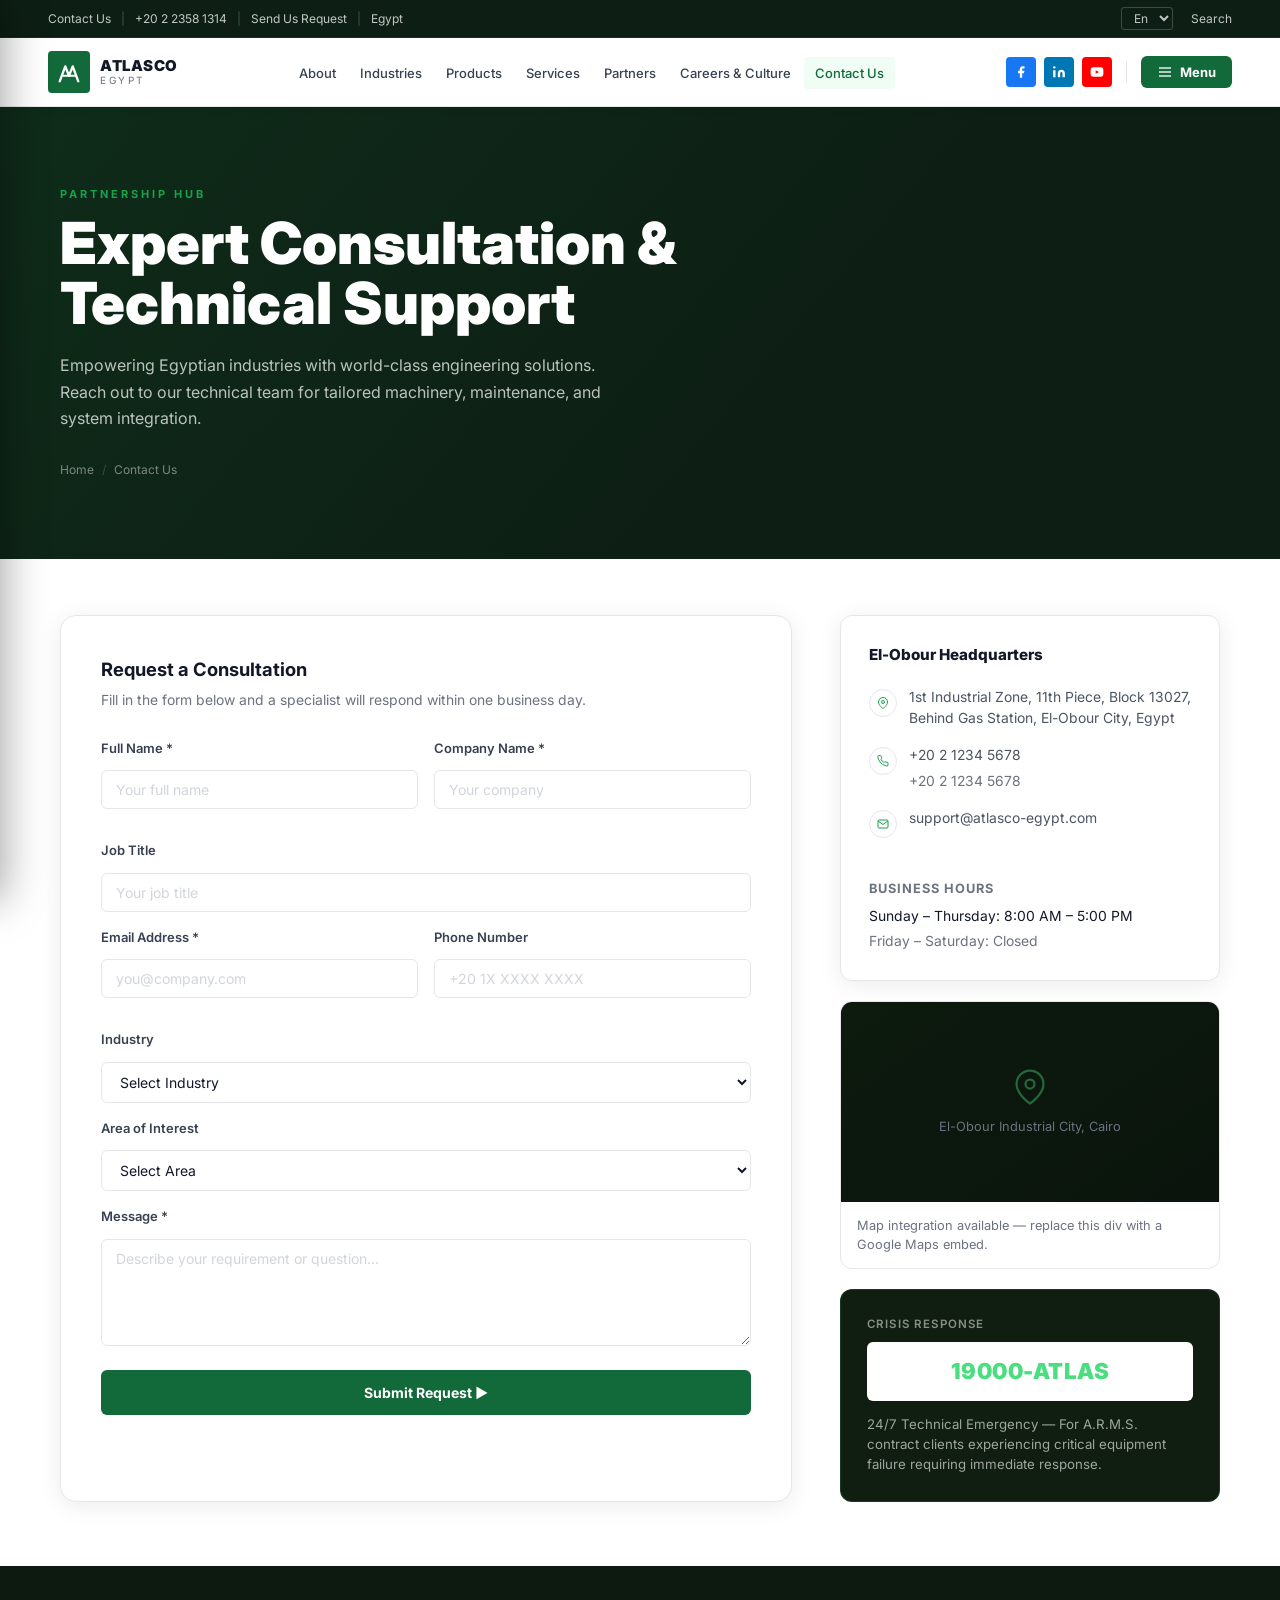
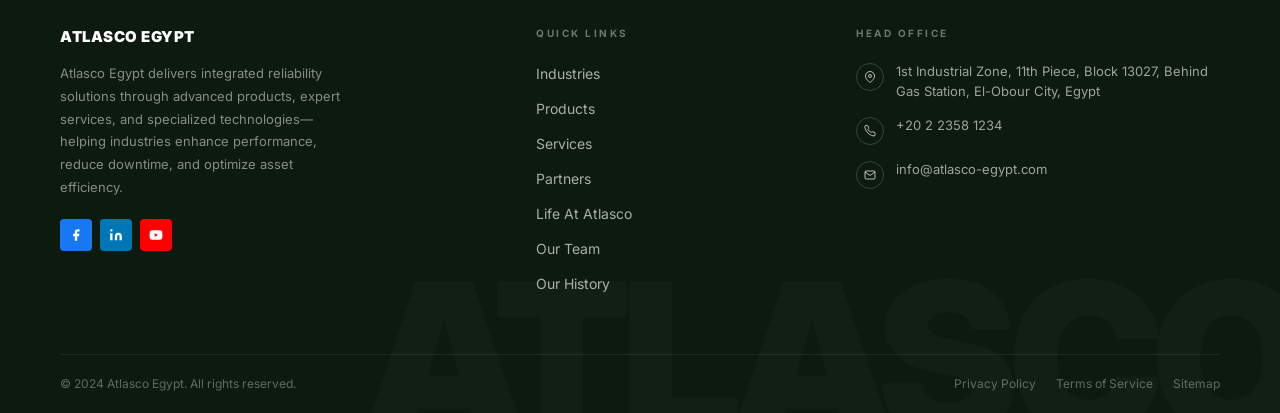
<file: website/contact.html>
﻿<!DOCTYPE html>
<html lang="en">
<head>
  <meta charset="UTF-8"/><meta name="viewport" content="width=device-width, initial-scale=1.0"/>
  <title>Contact Us — Atlasco Egypt</title>
  <link rel="preconnect" href="https://fonts.googleapis.com"/><link rel="preconnect" href="https://fonts.gstatic.com" crossorigin/>
  <link href="https://fonts.googleapis.com/css2?family=Inter:wght@400;500;600;700;800;900&display=swap" rel="stylesheet"/>
  <link rel="stylesheet" href="css/style.css"/>
</head>
<body>
<div class="topbar"><div class="topbar-inner"><div class="topbar-left"><a href="contact.html">Contact Us</a><span class="topbar-sep">|</span><a href="tel:+20223581314">+20 2 2358 1314</a><span class="topbar-sep">|</span><a href="contact.html">Send Us Request</a><span class="topbar-sep">|</span><span>Egypt</span></div><div class="topbar-right"><select class="lang-select"><option>En</option><option>Ar</option></select><a href="#">Search</a></div></div></div>
<nav class="navbar"><div class="navbar-inner"><a href="index.html" class="logo"><div class="logo-icon"><svg viewBox="0 0 28 28" fill="none"><path d="M4 24L10 8L14 18L18 8L24 24" stroke="white" stroke-width="2.5" stroke-linecap="round" stroke-linejoin="round"/><path d="M7 18H21" stroke="white" stroke-width="2" stroke-linecap="round"/></svg></div><div class="logo-text"><strong>ATLASCO</strong><span>EGYPT</span></div></a><ul class="nav-links"><li><a href="about.html">About</a></li><li><a href="industries.html">Industries</a></li><li><a href="products.html">Products</a></li><li><a href="services.html">Services</a></li><li><a href="partners.html">Partners</a></li><li><a href="careers.html">Careers &amp; Culture</a></li><li><a href="contact.html" class="active">Contact Us</a></li></ul><div class="nav-right"><a href="#" class="social-icon si-fb"><svg viewBox="0 0 24 24"><path d="M18 2h-3a5 5 0 0 0-5 5v3H7v4h3v8h4v-8h3l1-4h-4V7a1 1 0 0 1 1-1h3z"/></svg></a><a href="#" class="social-icon si-li"><svg viewBox="0 0 24 24"><path d="M16 8a6 6 0 0 1 6 6v7h-4v-7a2 2 0 0 0-4 0v7h-4v-7a6 6 0 0 1 6-6z"/><rect x="2" y="9" width="4" height="12"/><circle cx="4" cy="4" r="2"/></svg></a><a href="#" class="social-icon si-yt"><svg viewBox="0 0 24 24"><path d="M22.54 6.42a2.78 2.78 0 0 0-1.95-1.96C18.88 4 12 4 12 4s-6.88 0-8.59.46a2.78 2.78 0 0 0-1.95 1.96A29 29 0 0 0 1 12a29 29 0 0 0 .46 5.58 2.78 2.78 0 0 0 1.95 1.96C5.12 20 12 20 12 20s6.88 0 8.59-.4a2.78 2.78 0 0 0 1.95-1.95A29 29 0 0 0 23 12a29 29 0 0 0-.46-5.58z"/></svg></a><button class="menu-btn"><svg viewBox="0 0 24 24"><line x1="3" y1="6" x2="21" y2="6"/><line x1="3" y1="12" x2="21" y2="12"/><line x1="3" y1="18" x2="21" y2="18"/></svg>Menu</button></div></div></nav>
<div class="mobile-menu"><button class="mobile-menu-close">&times;</button><a href="about.html">About</a><a href="industries.html">Industries</a><a href="products.html">Products</a><a href="services.html">Services</a><a href="partners.html">Partners</a><a href="careers.html">Careers &amp; Culture</a><a href="contact.html">Contact Us</a></div>

<!-- HERO -->
<section class="page-hero">
  <div class="page-hero-inner">
    <span class="section-label">PARTNERSHIP HUB</span>
    <h1>Expert Consultation &amp; Technical Support</h1>
    <p>Empowering Egyptian industries with world-class engineering solutions. Reach out to our technical team for tailored machinery, maintenance, and system integration.</p>
    <div class="breadcrumb"><a href="index.html">Home</a><span class="bsep">/</span><span>Contact Us</span></div>
  </div>
</section>

<!-- CONTACT BODY -->
<section style="padding:56px 60px 64px;">
  <div class="contact-body">

    <!-- FORM CARD -->
    <div class="contact-form-card">
      <h3 style="margin:0 0 6px;font-size:1.15rem;">Request a Consultation</h3>
      <p style="color:var(--c-text-muted);font-size:.87rem;margin:0 0 28px;line-height:1.5;">Fill in the form below and a specialist will respond within one business day.</p>
      <form id="contactForm">
        <div style="display:grid;grid-template-columns:1fr 1fr;gap:16px;margin-bottom:16px;">
          <div class="form-group">
            <label class="form-label">Full Name *</label>
            <input type="text" class="form-input" placeholder="Your full name" required/>
          </div>
          <div class="form-group">
            <label class="form-label">Company Name *</label>
            <input type="text" class="form-input" placeholder="Your company" required/>
          </div>
        </div>
        <div class="form-group" style="margin-bottom:16px;">
          <label class="form-label">Job Title</label>
          <input type="text" class="form-input" placeholder="Your job title"/>
        </div>
        <div style="display:grid;grid-template-columns:1fr 1fr;gap:16px;margin-bottom:16px;">
          <div class="form-group">
            <label class="form-label">Email Address *</label>
            <input type="email" class="form-input" placeholder="you@company.com" required/>
          </div>
          <div class="form-group">
            <label class="form-label">Phone Number</label>
            <input type="tel" class="form-input" placeholder="+20 1X XXXX XXXX"/>
          </div>
        </div>
        <div class="form-group" style="margin-bottom:16px;">
          <label class="form-label">Industry</label>
          <select class="form-input">
            <option value="">Select Industry</option>
            <option>Oil &amp; Gas</option>
            <option>Pharmaceutical</option>
            <option>Food &amp; Beverage</option>
            <option>Steel &amp; Metals</option>
            <option>Power Generation</option>
            <option>Cement &amp; Mining</option>
            <option>Textile &amp; Plastics</option>
            <option>Medical</option>
            <option>Other</option>
          </select>
        </div>
        <div class="form-group" style="margin-bottom:16px;">
          <label class="form-label">Area of Interest</label>
          <select class="form-input">
            <option value="">Select Area</option>
            <option>Compressed Air Systems</option>
            <option>Fluid Power &amp; Filtration</option>
            <option>Predictive Maintenance (A.R.M.S.)</option>
            <option>Vibration Analysis</option>
            <option>Thermography Services</option>
            <option>Technical Training</option>
            <option>Spare Parts &amp; Supply</option>
            <option>General Enquiry</option>
          </select>
        </div>
        <div class="form-group" style="margin-bottom:24px;">
          <label class="form-label">Message *</label>
          <textarea class="form-input" rows="5" placeholder="Describe your requirement or question..." required style="resize:vertical;"></textarea>
        </div>
        <button type="submit" class="submit-btn">Submit Request &#9658;</button>
      </form>
    </div>

    <!-- SIDEBAR -->
    <div style="display:flex;flex-direction:column;gap:20px;">

      <!-- INFO CARD -->
      <div class="info-card">
        <h4 style="margin:0 0 20px;font-size:.95rem;">El-Obour Headquarters</h4>
        <div class="footer-contact-item" style="margin-bottom:16px;">
          <div class="fci-icon"><svg viewBox="0 0 24 24"><path d="M21 10c0 7-9 13-9 13s-9-6-9-13a9 9 0 0 1 18 0z"/><circle cx="12" cy="10" r="3"/></svg></div>
          <p style="margin:0;font-size:.87rem;line-height:1.5;">1st Industrial Zone, 11th Piece, Block 13027, Behind Gas Station, El-Obour City, Egypt</p>
        </div>
        <div class="footer-contact-item" style="margin-bottom:16px;">
          <div class="fci-icon"><svg viewBox="0 0 24 24"><path d="M22 16.92v3a2 2 0 0 1-2.18 2 19.79 19.79 0 0 1-8.63-3.07A19.5 19.5 0 0 1 4.69 12 19.79 19.79 0 0 1 1.61 3.4 2 2 0 0 1 3.58 1.21h3a2 2 0 0 1 2 1.72c.127.96.361 1.903.7 2.81a2 2 0 0 1-.45 2.11L7.91 8.76a16 16 0 0 0 6.29 6.29l.96-.88a2 2 0 0 1 2.11-.45c.907.339 1.85.573 2.81.7A2 2 0 0 1 22 16.92z"/></svg></div>
          <div>
            <p style="margin:0 0 4px;font-size:.87rem;">+20 2 1234 5678</p>
            <p style="margin:0;font-size:.87rem;color:var(--c-text-muted);">+20 2 1234 5678</p>
          </div>
        </div>
        <div class="footer-contact-item" style="margin-bottom:0;">
          <div class="fci-icon"><svg viewBox="0 0 24 24"><path d="M4 4h16c1.1 0 2 .9 2 2v12c0 1.1-.9 2-2 2H4c-1.1 0-2-.9-2-2V6c0-1.1.9-2 2-2z"/><polyline points="22,6 12,13 2,6"/></svg></div>
          <p style="margin:0;font-size:.87rem;">support@atlasco-egypt.com</p>
        </div>
        <div style="margin-top:20px;padding-top:20px;border-top:1px solid rgba(255,255,255,.07);">
          <h5 style="margin:0 0 8px;font-size:.8rem;color:var(--c-text-muted);letter-spacing:.08em;text-transform:uppercase;">Business Hours</h5>
          <p style="margin:0;font-size:.87rem;color:var(--c-text);">Sunday – Thursday: 8:00 AM – 5:00 PM</p>
          <p style="margin:4px 0 0;font-size:.87rem;color:var(--c-text-muted);">Friday – Saturday: Closed</p>
        </div>
      </div>

      <!-- MAP PLACEHOLDER -->
      <div style="background:#ffffff;border:1px solid var(--c-gray-200);border-radius:12px;overflow:hidden;">
        <div style="height:200px;background:linear-gradient(145deg,#0d1a0e,#0a140c);display:flex;flex-direction:column;align-items:center;justify-content:center;gap:12px;">
          <svg viewBox="0 0 24 24" width="36" height="36" fill="none" stroke="rgba(74,222,128,.4)" stroke-width="1.5"><path d="M21 10c0 7-9 13-9 13s-9-6-9-13a9 9 0 0 1 18 0z"/><circle cx="12" cy="10" r="3"/></svg>
          <span style="color:var(--c-text-muted);font-size:.8rem;">El-Obour Industrial City, Cairo</span>
        </div>
        <div style="padding:14px 16px;">
          <p style="margin:0;font-size:.8rem;color:var(--c-text-muted);">Map integration available — replace this div with a Google Maps embed.</p>
        </div>
      </div>

      <!-- EMERGENCY CARD -->
      <div class="emergency-card">
        <div style="font-size:.72rem;letter-spacing:.1em;text-transform:uppercase;color:rgba(255,255,255,.5);font-weight:600;margin-bottom:8px;">CRISIS RESPONSE</div>
        <div class="emergency-number">19000-ATLAS</div>
        <p style="color:rgba(255,255,255,.6);font-size:.83rem;line-height:1.5;margin:0;">24/7 Technical Emergency — For A.R.M.S. contract clients experiencing critical equipment failure requiring immediate response.</p>
      </div>

    </div>
  </div>
</section>

<!-- FOOTER -->
<footer class="footer"><div class="footer-wm">ATLASCO</div><div class="footer-grid"><div class="footer-brand"><h3>ATLASCO EGYPT</h3><p>Atlasco Egypt delivers integrated reliability solutions through advanced products, expert services, and specialized technologies—helping industries enhance performance, reduce downtime, and optimize asset efficiency.</p><div class="footer-socials"><a href="#" class="social-icon si-fb"><svg viewBox="0 0 24 24"><path d="M18 2h-3a5 5 0 0 0-5 5v3H7v4h3v8h4v-8h3l1-4h-4V7a1 1 0 0 1 1-1h3z"/></svg></a><a href="#" class="social-icon si-li"><svg viewBox="0 0 24 24"><path d="M16 8a6 6 0 0 1 6 6v7h-4v-7a2 2 0 0 0-4 0v7h-4v-7a6 6 0 0 1 6-6z"/><rect x="2" y="9" width="4" height="12"/><circle cx="4" cy="4" r="2"/></svg></a><a href="#" class="social-icon si-yt"><svg viewBox="0 0 24 24"><path d="M22.54 6.42a2.78 2.78 0 0 0-1.95-1.96C18.88 4 12 4 12 4s-6.88 0-8.59.46a2.78 2.78 0 0 0-1.95 1.96A29 29 0 0 0 1 12a29 29 0 0 0 .46 5.58 2.78 2.78 0 0 0 1.95 1.96C5.12 20 12 20 12 20s6.88 0 8.59-.4a2.78 2.78 0 0 0 1.95-1.95A29 29 0 0 0 23 12a29 29 0 0 0-.46-5.58z"/></svg></a></div></div><div><h4 class="footer-col">Quick Links</h4><ul class="footer-links"><li><a href="industries.html">Industries</a></li><li><a href="products.html">Products</a></li><li><a href="services.html">Services</a></li><li><a href="partners.html">Partners</a></li><li><a href="careers.html">Life At Atlasco</a></li><li><a href="team.html">Our Team</a></li><li><a href="history.html">Our History</a></li></ul></div><div><h4 class="footer-col">Head Office</h4><div class="footer-contact-item"><div class="fci-icon"><svg viewBox="0 0 24 24"><path d="M21 10c0 7-9 13-9 13s-9-6-9-13a9 9 0 0 1 18 0z"/><circle cx="12" cy="10" r="3"/></svg></div><p>1st Industrial Zone, 11th Piece, Block 13027, Behind Gas Station, El-Obour City, Egypt</p></div><div class="footer-contact-item"><div class="fci-icon"><svg viewBox="0 0 24 24"><path d="M22 16.92v3a2 2 0 0 1-2.18 2 19.79 19.79 0 0 1-8.63-3.07A19.5 19.5 0 0 1 4.69 12 19.79 19.79 0 0 1 1.61 3.4 2 2 0 0 1 3.58 1.21h3a2 2 0 0 1 2 1.72c.127.96.361 1.903.7 2.81a2 2 0 0 1-.45 2.11L7.91 8.76a16 16 0 0 0 6.29 6.29l.96-.88a2 2 0 0 1 2.11-.45c.907.339 1.85.573 2.81.7A2 2 0 0 1 22 16.92z"/></svg></div><p>+20 2 2358 1234</p></div><div class="footer-contact-item"><div class="fci-icon"><svg viewBox="0 0 24 24"><path d="M4 4h16c1.1 0 2 .9 2 2v12c0 1.1-.9 2-2 2H4c-1.1 0-2-.9-2-2V6c0-1.1.9-2 2-2z"/><polyline points="22,6 12,13 2,6"/></svg></div><p>info@atlasco-egypt.com</p></div></div></div><div class="footer-bottom"><p>&copy; 2024 Atlasco Egypt. All rights reserved.</p><div class="footer-bottom-links"><a href="#">Privacy Policy</a><a href="#">Terms of Service</a><a href="#">Sitemap</a></div></div></footer>
<script src="js/main.js"></script>
</body>
</html>
</file>
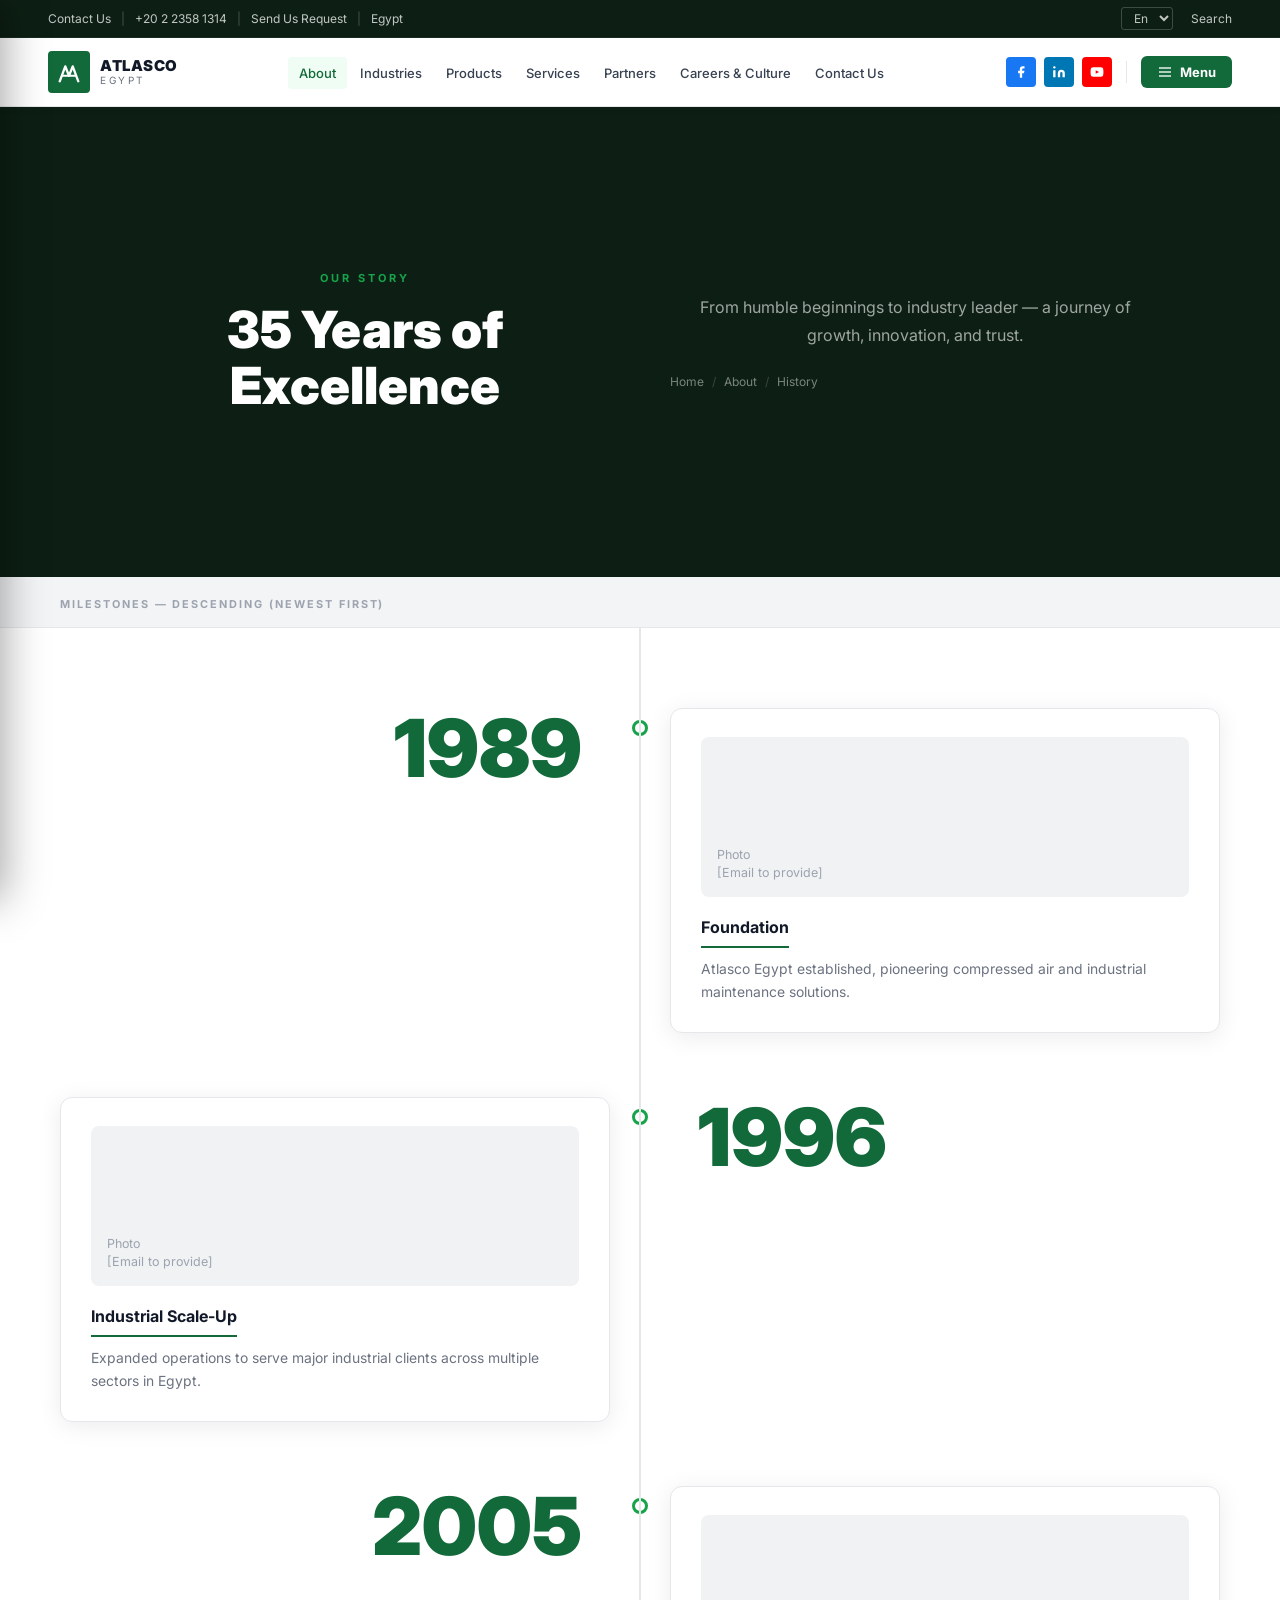
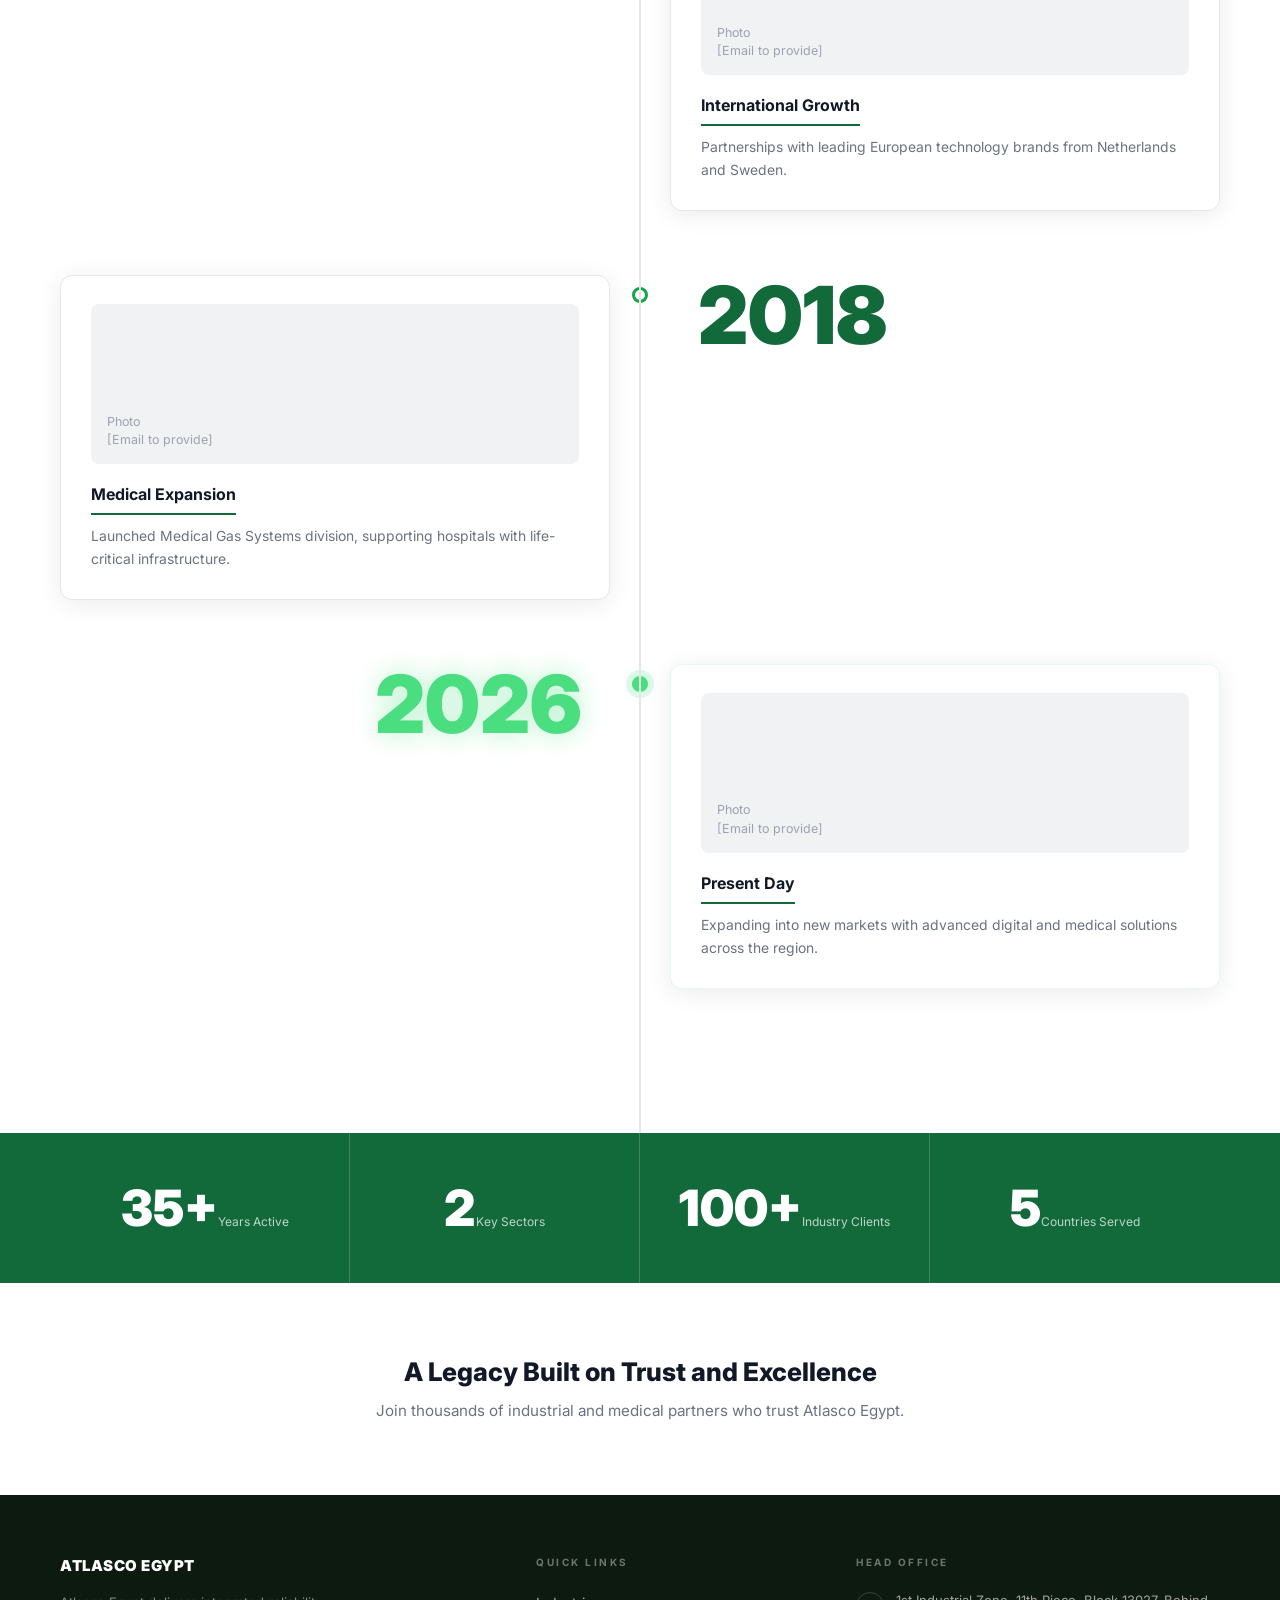
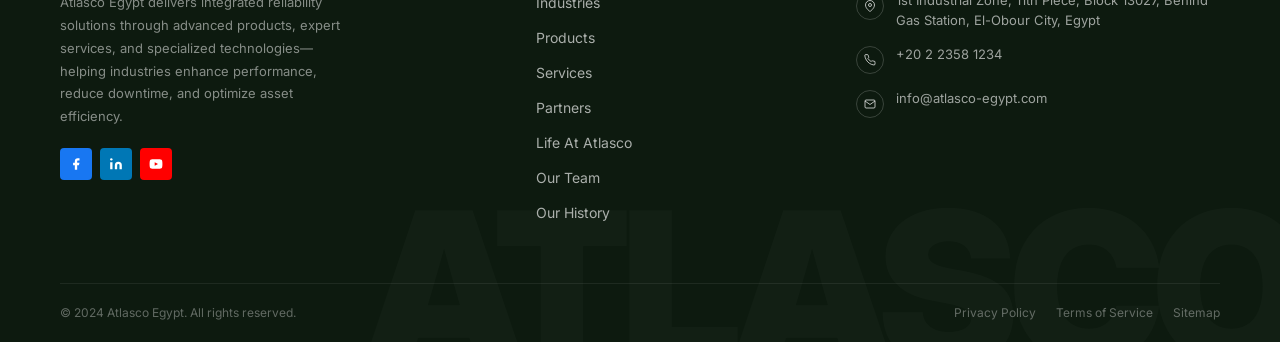
<file: website/history.html>
<!DOCTYPE html>
<html lang="en">
<head>
  <meta charset="UTF-8"/><meta name="viewport" content="width=device-width, initial-scale=1.0"/>
  <title>Our History — Atlasco Egypt</title>
  <link rel="preconnect" href="https://fonts.googleapis.com"/><link rel="preconnect" href="https://fonts.gstatic.com" crossorigin/>
  <link href="https://fonts.googleapis.com/css2?family=Inter:wght@400;500;600;700;800;900&display=swap" rel="stylesheet"/>
  <link rel="stylesheet" href="css/style.css"/>
  <style>
    .tl-year { opacity: 0; transform: translateY(24px); transition: opacity .65s ease, transform .65s ease; }
    .tl-year.yr-visible { opacity: 1; transform: translateY(0); }
    .tl-year-2026 { color: var(--c-bright) !important; text-shadow: 0 0 24px rgba(74,222,128,.4); }
  </style>
</head>
<body>
<div class="topbar"><div class="topbar-inner"><div class="topbar-left"><a href="contact.html">Contact Us</a><span class="topbar-sep">|</span><a href="tel:+20223581314">+20 2 2358 1314</a><span class="topbar-sep">|</span><a href="contact.html">Send Us Request</a><span class="topbar-sep">|</span><span>Egypt</span></div><div class="topbar-right"><select class="lang-select"><option>En</option><option>Ar</option></select><a href="#">Search</a></div></div></div>
<nav class="navbar"><div class="navbar-inner"><a href="index.html" class="logo"><div class="logo-icon"><svg viewBox="0 0 28 28" fill="none"><path d="M4 24L10 8L14 18L18 8L24 24" stroke="white" stroke-width="2.5" stroke-linecap="round" stroke-linejoin="round"/><path d="M7 18H21" stroke="white" stroke-width="2" stroke-linecap="round"/></svg></div><div class="logo-text"><strong>ATLASCO</strong><span>EGYPT</span></div></a><ul class="nav-links"><li><a href="about.html" class="active">About</a></li><li><a href="industries.html">Industries</a></li><li><a href="products.html">Products</a></li><li><a href="services.html">Services</a></li><li><a href="partners.html">Partners</a></li><li><a href="careers.html">Careers &amp; Culture</a></li><li><a href="contact.html">Contact Us</a></li></ul><div class="nav-right"><a href="#" class="social-icon si-fb"><svg viewBox="0 0 24 24"><path d="M18 2h-3a5 5 0 0 0-5 5v3H7v4h3v8h4v-8h3l1-4h-4V7a1 1 0 0 1 1-1h3z"/></svg></a><a href="#" class="social-icon si-li"><svg viewBox="0 0 24 24"><path d="M16 8a6 6 0 0 1 6 6v7h-4v-7a2 2 0 0 0-4 0v7h-4v-7a6 6 0 0 1 6-6z"/><rect x="2" y="9" width="4" height="12"/><circle cx="4" cy="4" r="2"/></svg></a><a href="#" class="social-icon si-yt"><svg viewBox="0 0 24 24"><path d="M22.54 6.42a2.78 2.78 0 0 0-1.95-1.96C18.88 4 12 4 12 4s-6.88 0-8.59.46a2.78 2.78 0 0 0-1.95 1.96A29 29 0 0 0 1 12a29 29 0 0 0 .46 5.58 2.78 2.78 0 0 0 1.95 1.96C5.12 20 12 20 12 20s6.88 0 8.59-.4a2.78 2.78 0 0 0 1.95-1.95A29 29 0 0 0 23 12a29 29 0 0 0-.46-5.58z"/></svg></a><button class="menu-btn"><svg viewBox="0 0 24 24"><line x1="3" y1="6" x2="21" y2="6"/><line x1="3" y1="12" x2="21" y2="12"/><line x1="3" y1="18" x2="21" y2="18"/></svg>Menu</button></div></div></nav>
<div class="mobile-menu"><button class="mobile-menu-close">&times;</button><a href="about.html">About</a><a href="industries.html">Industries</a><a href="products.html">Products</a><a href="services.html">Services</a><a href="partners.html">Partners</a><a href="careers.html">Careers &amp; Culture</a><a href="contact.html">Contact Us</a></div>

<!-- HERO -->
<section class="history-hero">
  <div style="max-width:1200px;margin:0 auto;padding:64px 60px;display:grid;grid-template-columns:1fr 1fr;gap:60px;align-items:center;">
    <div>
      <span class="section-label">OUR STORY</span>
      <h1 style="font-size:3.2rem;font-weight:900;color:var(--c-white);margin:14px 0 0;line-height:1.1;">35 Years of Excellence</h1>
    </div>
    <div>
      <p style="color:rgba(255,255,255,.6);font-size:1rem;line-height:1.75;margin:0 0 24px;">From humble beginnings to industry leader — a journey of growth, innovation, and trust.</p>
      <div class="breadcrumb"><a href="index.html">Home</a><span class="bsep">/</span><a href="about.html">About</a><span class="bsep">/</span><span>History</span></div>
    </div>
  </div>
</section>

<!-- MILESTONES BAR -->
<div style="background:#f3f4f6;padding:13px 60px;border-bottom:1px solid #e5e7eb;">
  <span style="font-size:.68rem;font-weight:700;letter-spacing:.18em;text-transform:uppercase;color:#9ca3af;">MILESTONES — DESCENDING (NEWEST FIRST)</span>
</div>

<!-- TIMELINE -->
<div class="timeline">

  <!-- 1989 — year LEFT, card RIGHT -->
  <div class="tl-item">
    <div class="tl-content tl-left" style="display:flex;align-items:center;justify-content:flex-end;padding-right:28px;">
      <div class="tl-year">1989</div>
    </div>
    <div class="tl-center">
      <div class="tl-dot"></div>
    </div>
    <div class="tl-content tl-right">
      <div class="tl-card">
        <div style="background:#f0f2f4;height:160px;border-radius:8px;margin-bottom:18px;display:flex;flex-direction:column;align-items:flex-start;justify-content:flex-end;padding:14px 16px;">
          <span style="font-size:.78rem;color:#9ca3af;line-height:1.5;">Photo<br>[Email to provide]</span>
        </div>
        <h3 style="font-size:1rem;font-weight:700;margin:0 0 10px;padding-bottom:7px;border-bottom:2px solid var(--c-green);display:inline-block;">Foundation</h3>
        <p style="color:var(--c-text-muted);font-size:.87rem;line-height:1.65;margin:0;">Atlasco Egypt established, pioneering compressed air and industrial maintenance solutions.</p>
      </div>
    </div>
  </div>

  <!-- 1996 — card LEFT, year RIGHT -->
  <div class="tl-item">
    <div class="tl-content tl-left">
      <div class="tl-card">
        <div style="background:#f0f2f4;height:160px;border-radius:8px;margin-bottom:18px;display:flex;flex-direction:column;align-items:flex-start;justify-content:flex-end;padding:14px 16px;">
          <span style="font-size:.78rem;color:#9ca3af;line-height:1.5;">Photo<br>[Email to provide]</span>
        </div>
        <h3 style="font-size:1rem;font-weight:700;margin:0 0 10px;padding-bottom:7px;border-bottom:2px solid var(--c-green);display:inline-block;">Industrial Scale-Up</h3>
        <p style="color:var(--c-text-muted);font-size:.87rem;line-height:1.65;margin:0;">Expanded operations to serve major industrial clients across multiple sectors in Egypt.</p>
      </div>
    </div>
    <div class="tl-center">
      <div class="tl-dot"></div>
    </div>
    <div class="tl-content tl-right" style="display:flex;align-items:center;padding-left:28px;">
      <div class="tl-year">1996</div>
    </div>
  </div>

  <!-- 2005 — year LEFT, card RIGHT -->
  <div class="tl-item">
    <div class="tl-content tl-left" style="display:flex;align-items:center;justify-content:flex-end;padding-right:28px;">
      <div class="tl-year">2005</div>
    </div>
    <div class="tl-center">
      <div class="tl-dot"></div>
    </div>
    <div class="tl-content tl-right">
      <div class="tl-card">
        <div style="background:#f0f2f4;height:160px;border-radius:8px;margin-bottom:18px;display:flex;flex-direction:column;align-items:flex-start;justify-content:flex-end;padding:14px 16px;">
          <span style="font-size:.78rem;color:#9ca3af;line-height:1.5;">Photo<br>[Email to provide]</span>
        </div>
        <h3 style="font-size:1rem;font-weight:700;margin:0 0 10px;padding-bottom:7px;border-bottom:2px solid var(--c-green);display:inline-block;">International Growth</h3>
        <p style="color:var(--c-text-muted);font-size:.87rem;line-height:1.65;margin:0;">Partnerships with leading European technology brands from Netherlands and Sweden.</p>
      </div>
    </div>
  </div>

  <!-- 2018 — card LEFT, year RIGHT -->
  <div class="tl-item">
    <div class="tl-content tl-left">
      <div class="tl-card">
        <div style="background:#f0f2f4;height:160px;border-radius:8px;margin-bottom:18px;display:flex;flex-direction:column;align-items:flex-start;justify-content:flex-end;padding:14px 16px;">
          <span style="font-size:.78rem;color:#9ca3af;line-height:1.5;">Photo<br>[Email to provide]</span>
        </div>
        <h3 style="font-size:1rem;font-weight:700;margin:0 0 10px;padding-bottom:7px;border-bottom:2px solid var(--c-green);display:inline-block;">Medical Expansion</h3>
        <p style="color:var(--c-text-muted);font-size:.87rem;line-height:1.65;margin:0;">Launched Medical Gas Systems division, supporting hospitals with life-critical infrastructure.</p>
      </div>
    </div>
    <div class="tl-center">
      <div class="tl-dot"></div>
    </div>
    <div class="tl-content tl-right" style="display:flex;align-items:center;padding-left:28px;">
      <div class="tl-year">2018</div>
    </div>
  </div>

  <!-- 2026 — year LEFT, card RIGHT -->
  <div class="tl-item">
    <div class="tl-content tl-left" style="display:flex;align-items:center;justify-content:flex-end;padding-right:28px;">
      <div class="tl-year tl-year-2026">2026</div>
    </div>
    <div class="tl-center">
      <div class="tl-dot" style="border-color:var(--c-bright);background:var(--c-bright);box-shadow:0 0 0 6px rgba(74,222,128,.2);"></div>
    </div>
    <div class="tl-content tl-right">
      <div class="tl-card" style="border-color:rgba(74,222,128,.15);">
        <div style="background:#f0f2f4;height:160px;border-radius:8px;margin-bottom:18px;display:flex;flex-direction:column;align-items:flex-start;justify-content:flex-end;padding:14px 16px;">
          <span style="font-size:.78rem;color:#9ca3af;line-height:1.5;">Photo<br>[Email to provide]</span>
        </div>
        <h3 style="font-size:1rem;font-weight:700;margin:0 0 10px;padding-bottom:7px;border-bottom:2px solid var(--c-green);display:inline-block;">Present Day</h3>
        <p style="color:var(--c-text-muted);font-size:.87rem;line-height:1.65;margin:0;">Expanding into new markets with advanced digital and medical solutions across the region.</p>
      </div>
    </div>
  </div>

</div>

<!-- GREEN STATS -->
<div class="green-stats">
  <div class="gstat"><span class="gstat-number">35+</span><span class="gstat-label">Years Active</span></div>
  <div class="gstat"><span class="gstat-number">2</span><span class="gstat-label">Key Sectors</span></div>
  <div class="gstat"><span class="gstat-number">100+</span><span class="gstat-label">Industry Clients</span></div>
  <div class="gstat"><span class="gstat-number">5</span><span class="gstat-label">Countries Served</span></div>
</div>

<!-- CTA -->
<section style="padding:72px 60px;text-align:center;background:#ffffff;">
  <h2 style="font-size:1.6rem;font-weight:800;color:var(--c-gray-900);margin:0 0 12px;line-height:1.3;">A Legacy Built on Trust and Excellence</h2>
  <p style="color:var(--c-text-muted);font-size:.95rem;margin:0;">Join thousands of industrial and medical partners who trust Atlasco Egypt.</p>
</section>

<!-- FOOTER -->
<footer class="footer"><div class="footer-wm">ATLASCO</div><div class="footer-grid"><div class="footer-brand"><h3>ATLASCO EGYPT</h3><p>Atlasco Egypt delivers integrated reliability solutions through advanced products, expert services, and specialized technologies—helping industries enhance performance, reduce downtime, and optimize asset efficiency.</p><div class="footer-socials"><a href="#" class="social-icon si-fb"><svg viewBox="0 0 24 24"><path d="M18 2h-3a5 5 0 0 0-5 5v3H7v4h3v8h4v-8h3l1-4h-4V7a1 1 0 0 1 1-1h3z"/></svg></a><a href="#" class="social-icon si-li"><svg viewBox="0 0 24 24"><path d="M16 8a6 6 0 0 1 6 6v7h-4v-7a2 2 0 0 0-4 0v7h-4v-7a6 6 0 0 1 6-6z"/><rect x="2" y="9" width="4" height="12"/><circle cx="4" cy="4" r="2"/></svg></a><a href="#" class="social-icon si-yt"><svg viewBox="0 0 24 24"><path d="M22.54 6.42a2.78 2.78 0 0 0-1.95-1.96C18.88 4 12 4 12 4s-6.88 0-8.59.46a2.78 2.78 0 0 0-1.95 1.96A29 29 0 0 0 1 12a29 29 0 0 0 .46 5.58 2.78 2.78 0 0 0 1.95 1.96C5.12 20 12 20 12 20s6.88 0 8.59-.4a2.78 2.78 0 0 0 1.95-1.95A29 29 0 0 0 23 12a29 29 0 0 0-.46-5.58z"/></svg></a></div></div><div><h4 class="footer-col">Quick Links</h4><ul class="footer-links"><li><a href="industries.html">Industries</a></li><li><a href="products.html">Products</a></li><li><a href="services.html">Services</a></li><li><a href="partners.html">Partners</a></li><li><a href="careers.html">Life At Atlasco</a></li><li><a href="team.html">Our Team</a></li><li><a href="history.html">Our History</a></li></ul></div><div><h4 class="footer-col">Head Office</h4><div class="footer-contact-item"><div class="fci-icon"><svg viewBox="0 0 24 24"><path d="M21 10c0 7-9 13-9 13s-9-6-9-13a9 9 0 0 1 18 0z"/><circle cx="12" cy="10" r="3"/></svg></div><p>1st Industrial Zone, 11th Piece, Block 13027, Behind Gas Station, El-Obour City, Egypt</p></div><div class="footer-contact-item"><div class="fci-icon"><svg viewBox="0 0 24 24"><path d="M22 16.92v3a2 2 0 0 1-2.18 2 19.79 19.79 0 0 1-8.63-3.07A19.5 19.5 0 0 1 4.69 12 19.79 19.79 0 0 1 1.61 3.4 2 2 0 0 1 3.58 1.21h3a2 2 0 0 1 2 1.72c.127.96.361 1.903.7 2.81a2 2 0 0 1-.45 2.11L7.91 8.76a16 16 0 0 0 6.29 6.29l.96-.88a2 2 0 0 1 2.11-.45c.907.339 1.85.573 2.81.7A2 2 0 0 1 22 16.92z"/></svg></div><p>+20 2 2358 1234</p></div><div class="footer-contact-item"><div class="fci-icon"><svg viewBox="0 0 24 24"><path d="M4 4h16c1.1 0 2 .9 2 2v12c0 1.1-.9 2-2 2H4c-1.1 0-2-.9-2-2V6c0-1.1.9-2 2-2z"/><polyline points="22,6 12,13 2,6"/></svg></div><p>info@atlasco-egypt.com</p></div></div></div><div class="footer-bottom"><p>&copy; 2024 Atlasco Egypt. All rights reserved.</p><div class="footer-bottom-links"><a href="#">Privacy Policy</a><a href="#">Terms of Service</a><a href="#">Sitemap</a></div></div></footer>
<script>
  document.querySelectorAll('.tl-year').forEach(function(el) {
    var obs = new IntersectionObserver(function(entries) {
      entries.forEach(function(e) {
        if (e.isIntersecting) { el.classList.add('yr-visible'); obs.disconnect(); }
      });
    }, { threshold: 0.5 });
    obs.observe(el);
  });
</script>
<script src="js/main.js"></script>
</body>
</html>
</file>
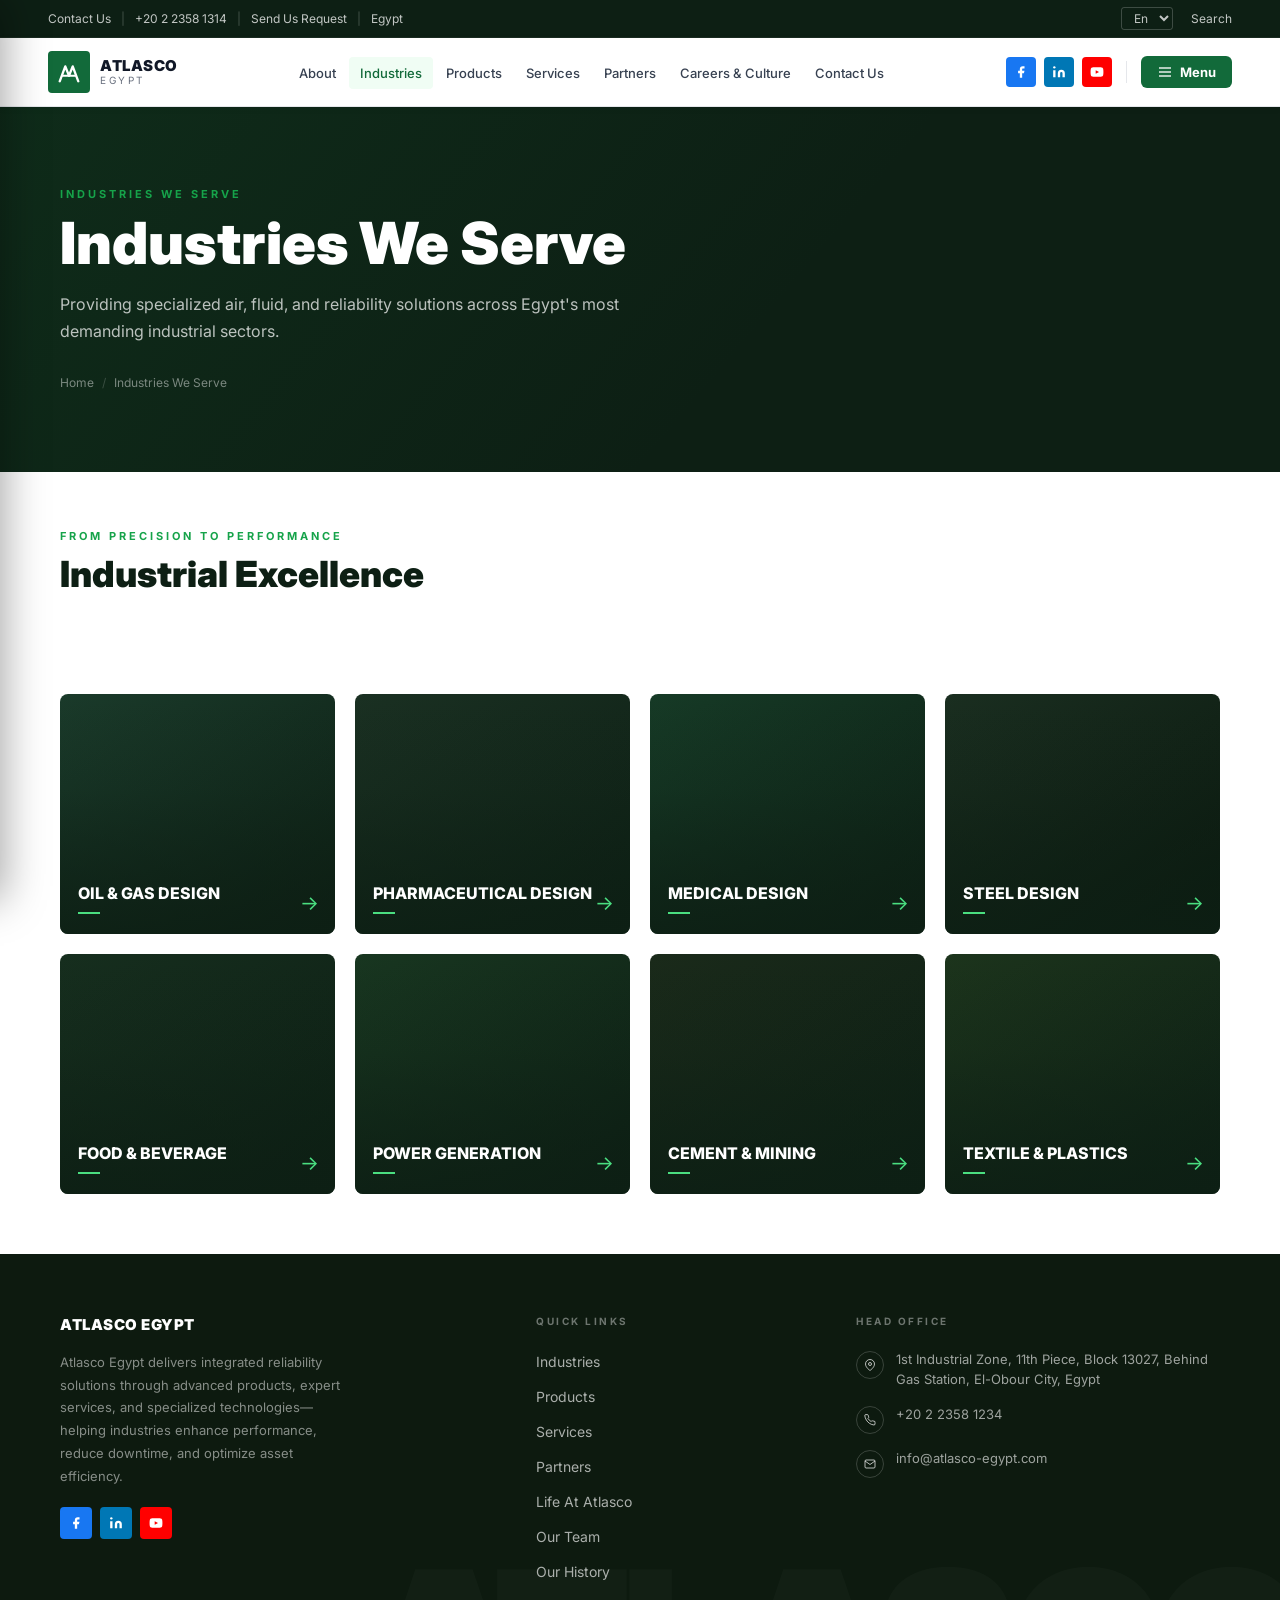
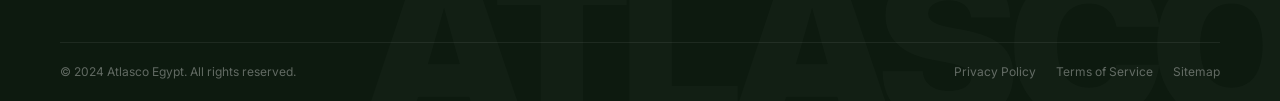
<file: website/industries.html>
﻿<!DOCTYPE html>
<html lang="en">
<head>
  <meta charset="UTF-8"/><meta name="viewport" content="width=device-width, initial-scale=1.0"/>
  <title>Industries We Serve — Atlasco Egypt</title>
  <link rel="preconnect" href="https://fonts.googleapis.com"/><link rel="preconnect" href="https://fonts.gstatic.com" crossorigin/>
  <link href="https://fonts.googleapis.com/css2?family=Inter:wght@400;500;600;700;800;900&display=swap" rel="stylesheet"/>
  <link rel="stylesheet" href="css/style.css"/>
</head>
<body>
<div class="topbar"><div class="topbar-inner"><div class="topbar-left"><a href="contact.html">Contact Us</a><span class="topbar-sep">|</span><a href="tel:+20223581314">+20 2 2358 1314</a><span class="topbar-sep">|</span><a href="contact.html">Send Us Request</a><span class="topbar-sep">|</span><span>Egypt</span></div><div class="topbar-right"><select class="lang-select"><option>En</option><option>Ar</option></select><a href="#">Search</a></div></div></div>
<nav class="navbar"><div class="navbar-inner"><a href="index.html" class="logo"><div class="logo-icon"><svg viewBox="0 0 28 28" fill="none"><path d="M4 24L10 8L14 18L18 8L24 24" stroke="white" stroke-width="2.5" stroke-linecap="round" stroke-linejoin="round"/><path d="M7 18H21" stroke="white" stroke-width="2" stroke-linecap="round"/></svg></div><div class="logo-text"><strong>ATLASCO</strong><span>EGYPT</span></div></a><ul class="nav-links"><li><a href="about.html">About</a></li><li><a href="industries.html" class="active">Industries</a></li><li><a href="products.html">Products</a></li><li><a href="services.html">Services</a></li><li><a href="partners.html">Partners</a></li><li><a href="careers.html">Careers &amp; Culture</a></li><li><a href="contact.html">Contact Us</a></li></ul><div class="nav-right"><a href="#" class="social-icon si-fb"><svg viewBox="0 0 24 24"><path d="M18 2h-3a5 5 0 0 0-5 5v3H7v4h3v8h4v-8h3l1-4h-4V7a1 1 0 0 1 1-1h3z"/></svg></a><a href="#" class="social-icon si-li"><svg viewBox="0 0 24 24"><path d="M16 8a6 6 0 0 1 6 6v7h-4v-7a2 2 0 0 0-4 0v7h-4v-7a6 6 0 0 1 6-6z"/><rect x="2" y="9" width="4" height="12"/><circle cx="4" cy="4" r="2"/></svg></a><a href="#" class="social-icon si-yt"><svg viewBox="0 0 24 24"><path d="M22.54 6.42a2.78 2.78 0 0 0-1.95-1.96C18.88 4 12 4 12 4s-6.88 0-8.59.46a2.78 2.78 0 0 0-1.95 1.96A29 29 0 0 0 1 12a29 29 0 0 0 .46 5.58 2.78 2.78 0 0 0 1.95 1.96C5.12 20 12 20 12 20s6.88 0 8.59-.4a2.78 2.78 0 0 0 1.95-1.95A29 29 0 0 0 23 12a29 29 0 0 0-.46-5.58z"/></svg></a><button class="menu-btn"><svg viewBox="0 0 24 24"><line x1="3" y1="6" x2="21" y2="6"/><line x1="3" y1="12" x2="21" y2="12"/><line x1="3" y1="18" x2="21" y2="18"/></svg>Menu</button></div></div></nav>
<div class="mobile-menu"><button class="mobile-menu-close">&times;</button><a href="about.html">About</a><a href="industries.html">Industries</a><a href="products.html">Products</a><a href="services.html">Services</a><a href="partners.html">Partners</a><a href="careers.html">Careers &amp; Culture</a><a href="contact.html">Contact Us</a></div>

<!-- HERO -->
<section class="page-hero">
  <div class="page-hero-inner">
    <span class="section-label">Industries We Serve</span>
    <h1>Industries We Serve</h1>
    <p>Providing specialized air, fluid, and reliability solutions across Egypt's most demanding industrial sectors.</p>
    <div class="breadcrumb"><a href="index.html">Home</a><span class="bsep">/</span><span>Industries We Serve</span></div>
  </div>
</section>

<!-- INTRO -->
<section style="padding:56px 60px 20px;">
  <span class="section-label">From Precision to Performance</span>
  <h2 class="section-title">Industrial Excellence</h2>
</section>

<!-- INDUSTRIES GRID -->
<div class="industry-list-grid">
  <a href="industry-oil-gas.html" class="ind-list-card">
    <div class="ind-list-img"><div class="ind-placeholder"></div>
    <div class="ind-list-overlay"><div><h3>OIL &amp; GAS DESIGN</h3><div class="ind-line"></div></div><span class="ind-list-arrow">&rarr;</span></div></div>
  </a>
  <a href="industries.html" class="ind-list-card">
    <div class="ind-list-img"><div class="ind-placeholder" style="background:linear-gradient(145deg,#1a3022,#0d1f14)"></div>
    <div class="ind-list-overlay"><div><h3>PHARMACEUTICAL DESIGN</h3><div class="ind-line"></div></div><span class="ind-list-arrow">&rarr;</span></div></div>
  </a>
  <a href="industries.html" class="ind-list-card">
    <div class="ind-list-img"><div class="ind-placeholder" style="background:linear-gradient(145deg,#163a26,#0d1f14)"></div>
    <div class="ind-list-overlay"><div><h3>MEDICAL DESIGN</h3><div class="ind-line"></div></div><span class="ind-list-arrow">&rarr;</span></div></div>
  </a>
  <a href="industries.html" class="ind-list-card">
    <div class="ind-list-img"><div class="ind-placeholder" style="background:linear-gradient(145deg,#1a2e20,#0a180e)"></div>
    <div class="ind-list-overlay"><div><h3>STEEL DESIGN</h3><div class="ind-line"></div></div><span class="ind-list-arrow">&rarr;</span></div></div>
  </a>
  <a href="industries.html" class="ind-list-card">
    <div class="ind-list-img"><div class="ind-placeholder" style="background:linear-gradient(145deg,#162e1e,#0d1f14)"></div>
    <div class="ind-list-overlay"><div><h3>FOOD &amp; BEVERAGE</h3><div class="ind-line"></div></div><span class="ind-list-arrow">&rarr;</span></div></div>
  </a>
  <a href="industries.html" class="ind-list-card">
    <div class="ind-list-img"><div class="ind-placeholder" style="background:linear-gradient(145deg,#183620,#0d1f14)"></div>
    <div class="ind-list-overlay"><div><h3>POWER GENERATION</h3><div class="ind-line"></div></div><span class="ind-list-arrow">&rarr;</span></div></div>
  </a>
  <a href="industries.html" class="ind-list-card">
    <div class="ind-list-img"><div class="ind-placeholder" style="background:linear-gradient(145deg,#1a2a1a,#0d1f14)"></div>
    <div class="ind-list-overlay"><div><h3>CEMENT &amp; MINING</h3><div class="ind-line"></div></div><span class="ind-list-arrow">&rarr;</span></div></div>
  </a>
  <a href="industries.html" class="ind-list-card">
    <div class="ind-list-img"><div class="ind-placeholder" style="background:linear-gradient(145deg,#1c341c,#0d1f14)"></div>
    <div class="ind-list-overlay"><div><h3>TEXTILE &amp; PLASTICS</h3><div class="ind-line"></div></div><span class="ind-list-arrow">&rarr;</span></div></div>
  </a>
</div>

<!-- FOOTER -->
<footer class="footer"><div class="footer-wm">ATLASCO</div><div class="footer-grid"><div class="footer-brand"><h3>ATLASCO EGYPT</h3><p>Atlasco Egypt delivers integrated reliability solutions through advanced products, expert services, and specialized technologies—helping industries enhance performance, reduce downtime, and optimize asset efficiency.</p><div class="footer-socials"><a href="#" class="social-icon si-fb"><svg viewBox="0 0 24 24"><path d="M18 2h-3a5 5 0 0 0-5 5v3H7v4h3v8h4v-8h3l1-4h-4V7a1 1 0 0 1 1-1h3z"/></svg></a><a href="#" class="social-icon si-li"><svg viewBox="0 0 24 24"><path d="M16 8a6 6 0 0 1 6 6v7h-4v-7a2 2 0 0 0-4 0v7h-4v-7a6 6 0 0 1 6-6z"/><rect x="2" y="9" width="4" height="12"/><circle cx="4" cy="4" r="2"/></svg></a><a href="#" class="social-icon si-yt"><svg viewBox="0 0 24 24"><path d="M22.54 6.42a2.78 2.78 0 0 0-1.95-1.96C18.88 4 12 4 12 4s-6.88 0-8.59.46a2.78 2.78 0 0 0-1.95 1.96A29 29 0 0 0 1 12a29 29 0 0 0 .46 5.58 2.78 2.78 0 0 0 1.95 1.96C5.12 20 12 20 12 20s6.88 0 8.59-.4a2.78 2.78 0 0 0 1.95-1.95A29 29 0 0 0 23 12a29 29 0 0 0-.46-5.58z"/></svg></a></div></div><div><h4 class="footer-col">Quick Links</h4><ul class="footer-links"><li><a href="industries.html">Industries</a></li><li><a href="products.html">Products</a></li><li><a href="services.html">Services</a></li><li><a href="partners.html">Partners</a></li><li><a href="careers.html">Life At Atlasco</a></li><li><a href="team.html">Our Team</a></li><li><a href="history.html">Our History</a></li></ul></div><div><h4 class="footer-col">Head Office</h4><div class="footer-contact-item"><div class="fci-icon"><svg viewBox="0 0 24 24"><path d="M21 10c0 7-9 13-9 13s-9-6-9-13a9 9 0 0 1 18 0z"/><circle cx="12" cy="10" r="3"/></svg></div><p>1st Industrial Zone, 11th Piece, Block 13027, Behind Gas Station, El-Obour City, Egypt</p></div><div class="footer-contact-item"><div class="fci-icon"><svg viewBox="0 0 24 24"><path d="M22 16.92v3a2 2 0 0 1-2.18 2 19.79 19.79 0 0 1-8.63-3.07A19.5 19.5 0 0 1 4.69 12 19.79 19.79 0 0 1 1.61 3.4 2 2 0 0 1 3.58 1.21h3a2 2 0 0 1 2 1.72c.127.96.361 1.903.7 2.81a2 2 0 0 1-.45 2.11L7.91 8.76a16 16 0 0 0 6.29 6.29l.96-.88a2 2 0 0 1 2.11-.45c.907.339 1.85.573 2.81.7A2 2 0 0 1 22 16.92z"/></svg></div><p>+20 2 2358 1234</p></div><div class="footer-contact-item"><div class="fci-icon"><svg viewBox="0 0 24 24"><path d="M4 4h16c1.1 0 2 .9 2 2v12c0 1.1-.9 2-2 2H4c-1.1 0-2-.9-2-2V6c0-1.1.9-2 2-2z"/><polyline points="22,6 12,13 2,6"/></svg></div><p>info@atlasco-egypt.com</p></div></div></div><div class="footer-bottom"><p>&copy; 2024 Atlasco Egypt. All rights reserved.</p><div class="footer-bottom-links"><a href="#">Privacy Policy</a><a href="#">Terms of Service</a><a href="#">Sitemap</a></div></div></footer>
<script src="js/main.js"></script>
</body>
</html>
</file>
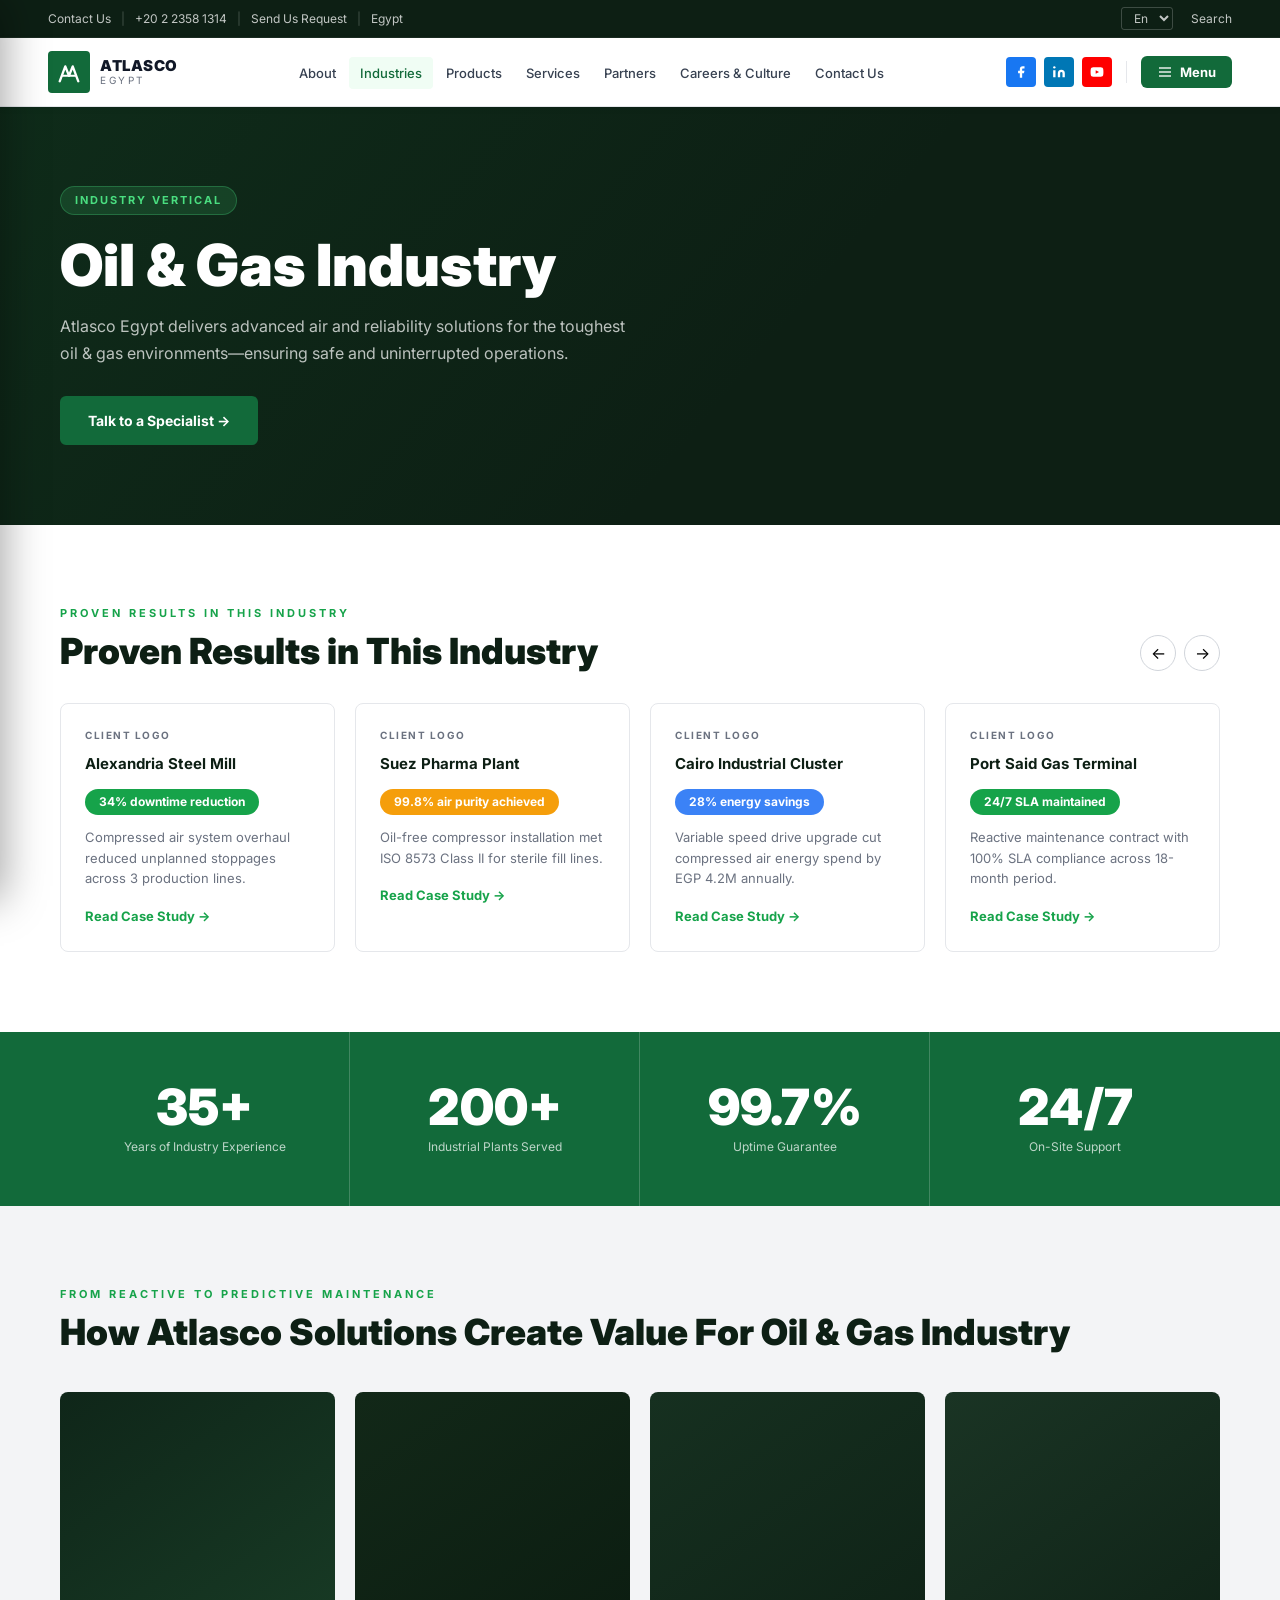
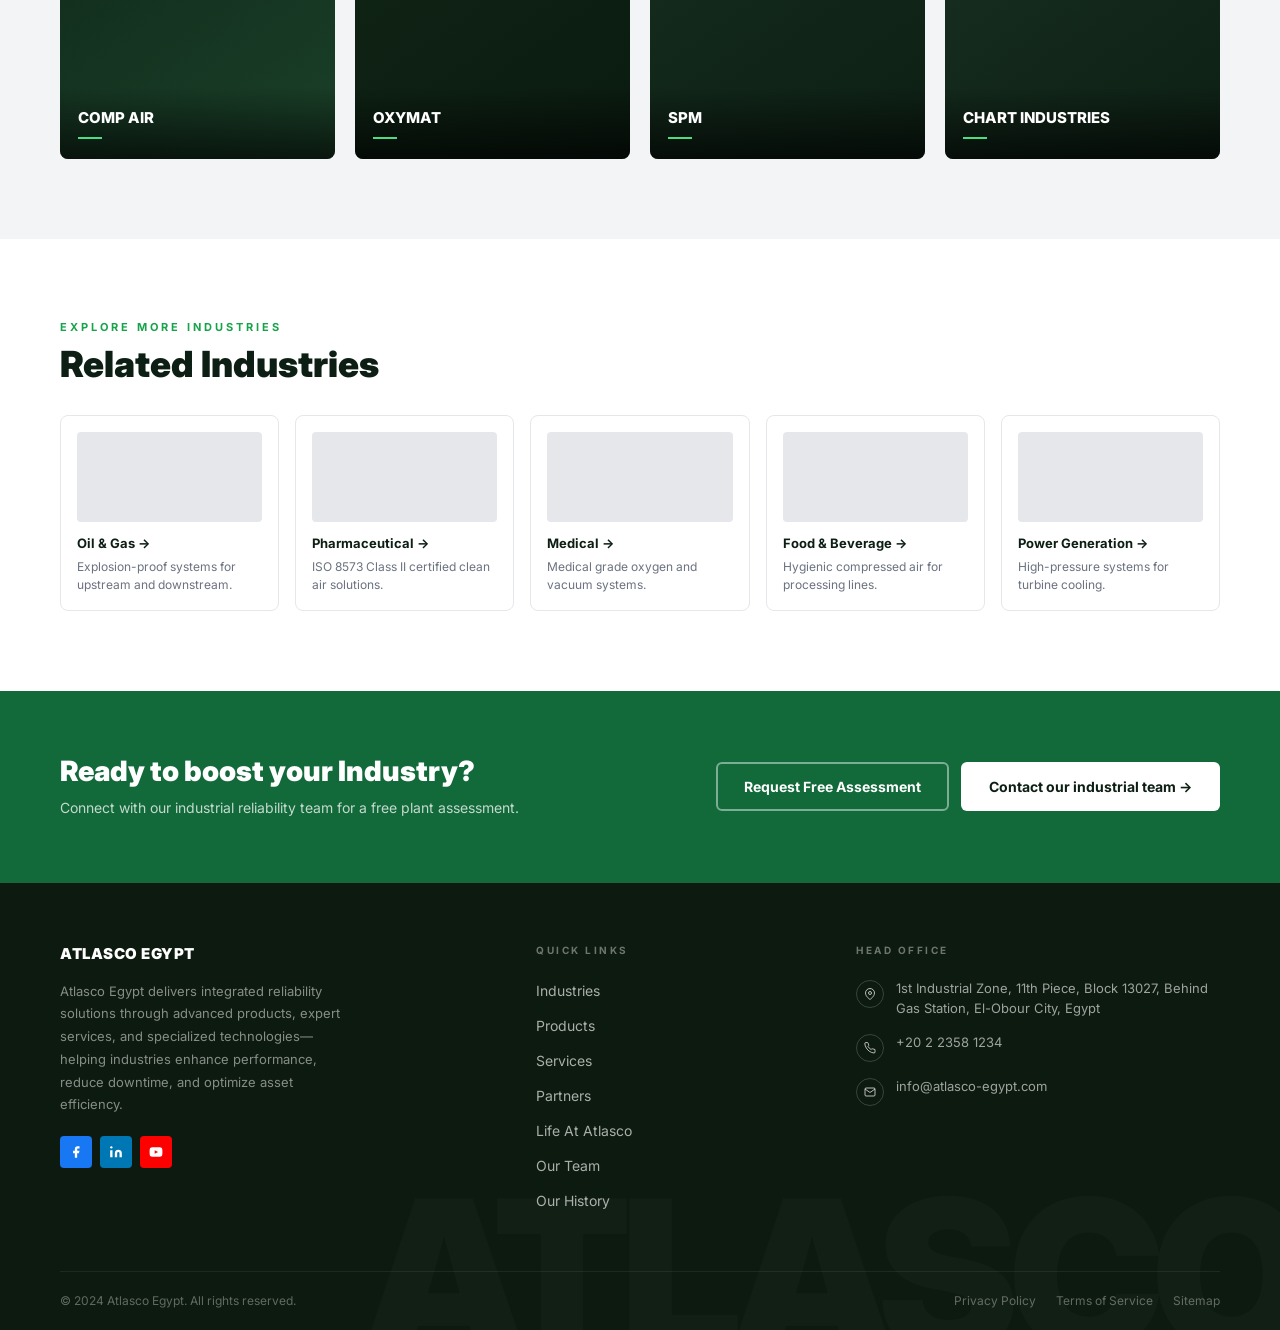
<file: website/industry-oil-gas.html>
﻿<!DOCTYPE html>
<html lang="en">
<head>
  <meta charset="UTF-8"/><meta name="viewport" content="width=device-width, initial-scale=1.0"/>
  <title>Oil &amp; Gas Industry — Atlasco Egypt</title>
  <link rel="preconnect" href="https://fonts.googleapis.com"/><link rel="preconnect" href="https://fonts.gstatic.com" crossorigin/>
  <link href="https://fonts.googleapis.com/css2?family=Inter:wght@400;500;600;700;800;900&display=swap" rel="stylesheet"/>
  <link rel="stylesheet" href="css/style.css"/>
</head>
<body>
<div class="topbar"><div class="topbar-inner"><div class="topbar-left"><a href="contact.html">Contact Us</a><span class="topbar-sep">|</span><a href="tel:+20223581314">+20 2 2358 1314</a><span class="topbar-sep">|</span><a href="contact.html">Send Us Request</a><span class="topbar-sep">|</span><span>Egypt</span></div><div class="topbar-right"><select class="lang-select"><option>En</option><option>Ar</option></select><a href="#">Search</a></div></div></div>
<nav class="navbar"><div class="navbar-inner"><a href="index.html" class="logo"><div class="logo-icon"><svg viewBox="0 0 28 28" fill="none"><path d="M4 24L10 8L14 18L18 8L24 24" stroke="white" stroke-width="2.5" stroke-linecap="round" stroke-linejoin="round"/><path d="M7 18H21" stroke="white" stroke-width="2" stroke-linecap="round"/></svg></div><div class="logo-text"><strong>ATLASCO</strong><span>EGYPT</span></div></a><ul class="nav-links"><li><a href="about.html">About</a></li><li><a href="industries.html" class="active">Industries</a></li><li><a href="products.html">Products</a></li><li><a href="services.html">Services</a></li><li><a href="partners.html">Partners</a></li><li><a href="careers.html">Careers &amp; Culture</a></li><li><a href="contact.html">Contact Us</a></li></ul><div class="nav-right"><a href="#" class="social-icon si-fb"><svg viewBox="0 0 24 24"><path d="M18 2h-3a5 5 0 0 0-5 5v3H7v4h3v8h4v-8h3l1-4h-4V7a1 1 0 0 1 1-1h3z"/></svg></a><a href="#" class="social-icon si-li"><svg viewBox="0 0 24 24"><path d="M16 8a6 6 0 0 1 6 6v7h-4v-7a2 2 0 0 0-4 0v7h-4v-7a6 6 0 0 1 6-6z"/><rect x="2" y="9" width="4" height="12"/><circle cx="4" cy="4" r="2"/></svg></a><a href="#" class="social-icon si-yt"><svg viewBox="0 0 24 24"><path d="M22.54 6.42a2.78 2.78 0 0 0-1.95-1.96C18.88 4 12 4 12 4s-6.88 0-8.59.46a2.78 2.78 0 0 0-1.95 1.96A29 29 0 0 0 1 12a29 29 0 0 0 .46 5.58 2.78 2.78 0 0 0 1.95 1.96C5.12 20 12 20 12 20s6.88 0 8.59-.4a2.78 2.78 0 0 0 1.95-1.95A29 29 0 0 0 23 12a29 29 0 0 0-.46-5.58z"/></svg></a><button class="menu-btn"><svg viewBox="0 0 24 24"><line x1="3" y1="6" x2="21" y2="6"/><line x1="3" y1="12" x2="21" y2="12"/><line x1="3" y1="18" x2="21" y2="18"/></svg>Menu</button></div></div></nav>
<div class="mobile-menu"><button class="mobile-menu-close">&times;</button><a href="about.html">About</a><a href="industries.html">Industries</a><a href="products.html">Products</a><a href="services.html">Services</a><a href="partners.html">Partners</a><a href="careers.html">Careers &amp; Culture</a><a href="contact.html">Contact Us</a></div>

<!-- HERO -->
<section class="page-hero">
  <div class="page-hero-inner">
    <span class="page-badge">Industry Vertical</span>
    <h1>Oil &amp; Gas Industry</h1>
    <p>Atlasco Egypt delivers advanced air and reliability solutions for the toughest oil &amp; gas environments—ensuring safe and uninterrupted operations.</p>
    <a href="contact.html" class="btn btn-green">Talk to a Specialist &rarr;</a>
  </div>
</section>

<!-- PROVEN RESULTS -->
<section class="results-section">
  <div class="results-head">
    <div><span class="section-label">Proven Results in This Industry</span><h2 class="section-title" style="margin-bottom:0">Proven Results in This Industry</h2></div>
    <div class="results-nav"><button class="result-nav-btn">&larr;</button><button class="result-nav-btn">&rarr;</button></div>
  </div>
  <div class="results-grid">
    <div class="result-card"><div class="result-tag">Client logo</div><h4>Alexandria Steel Mill</h4><span class="result-metric metric-green">34% downtime reduction</span><p>Compressed air system overhaul reduced unplanned stoppages across 3 production lines.</p><a href="#" class="read-case">Read Case Study &rarr;</a></div>
    <div class="result-card"><div class="result-tag">Client logo</div><h4>Suez Pharma Plant</h4><span class="result-metric metric-yellow">99.8% air purity achieved</span><p>Oil-free compressor installation met ISO 8573 Class II for sterile fill lines.</p><a href="#" class="read-case">Read Case Study &rarr;</a></div>
    <div class="result-card"><div class="result-tag">Client logo</div><h4>Cairo Industrial Cluster</h4><span class="result-metric metric-blue">28% energy savings</span><p>Variable speed drive upgrade cut compressed air energy spend by EGP 4.2M annually.</p><a href="#" class="read-case">Read Case Study &rarr;</a></div>
    <div class="result-card"><div class="result-tag">Client logo</div><h4>Port Said Gas Terminal</h4><span class="result-metric metric-green">24/7 SLA maintained</span><p>Reactive maintenance contract with 100% SLA compliance across 18-month period.</p><a href="#" class="read-case">Read Case Study &rarr;</a></div>
  </div>
</section>

<!-- STATS BAR -->
<div class="green-stats">
  <div class="gstat"><div class="gstat-number">35+</div><div class="gstat-label">Years of Industry Experience</div></div>
  <div class="gstat"><div class="gstat-number">200+</div><div class="gstat-label">Industrial Plants Served</div></div>
  <div class="gstat"><div class="gstat-number">99.7%</div><div class="gstat-label">Uptime Guarantee</div></div>
  <div class="gstat"><div class="gstat-number">24/7</div><div class="gstat-label">On-Site Support</div></div>
</div>

<!-- VALUE CREATION -->
<section class="value-section">
  <span class="section-label">From Reactive to Predictive Maintenance</span>
  <h2 class="section-title">How Atlasco Solutions Create Value For Oil &amp; Gas Industry</h2>
  <div class="value-grid">
    <div class="value-card"><div class="value-card-bg"></div><div class="value-label"><h4>COMP AIR</h4><div class="value-label-line"></div></div></div>
    <div class="value-card"><div class="value-card-bg" style="background:linear-gradient(145deg,#122818,#0a1a0f)"></div><div class="value-label"><h4>OXYMAT</h4><div class="value-label-line"></div></div></div>
    <div class="value-card"><div class="value-card-bg" style="background:linear-gradient(145deg,#163020,#0d1f14)"></div><div class="value-label"><h4>SPM</h4><div class="value-label-line"></div></div></div>
    <div class="value-card"><div class="value-card-bg" style="background:linear-gradient(145deg,#1a3424,#0d1f14)"></div><div class="value-label"><h4>CHART INDUSTRIES</h4><div class="value-label-line"></div></div></div>
  </div>
</section>

<!-- RELATED INDUSTRIES -->
<section class="related-section">
  <span class="section-label">Explore More Industries</span>
  <h2 class="section-title">Related Industries</h2>
  <div class="related-grid">
    <a href="industry-oil-gas.html" class="related-card"><div class="related-thumb"></div><h4>Oil &amp; Gas &rarr;</h4><p>Explosion-proof systems for upstream and downstream.</p></a>
    <a href="industries.html" class="related-card"><div class="related-thumb"></div><h4>Pharmaceutical &rarr;</h4><p>ISO 8573 Class II certified clean air solutions.</p></a>
    <a href="industries.html" class="related-card"><div class="related-thumb"></div><h4>Medical &rarr;</h4><p>Medical grade oxygen and vacuum systems.</p></a>
    <a href="industries.html" class="related-card"><div class="related-thumb"></div><h4>Food &amp; Beverage &rarr;</h4><p>Hygienic compressed air for processing lines.</p></a>
    <a href="industries.html" class="related-card"><div class="related-thumb"></div><h4>Power Generation &rarr;</h4><p>High-pressure systems for turbine cooling.</p></a>
  </div>
</section>

<!-- CTA -->
<div class="cta-banner">
  <div class="cta-banner-text"><h2>Ready to boost your Industry?</h2><p>Connect with our industrial reliability team for a free plant assessment.</p></div>
  <div class="cta-banner-btns"><a href="contact.html" class="btn btn-outline-white">Request Free Assessment</a><a href="contact.html" class="btn btn-white" style="color:var(--c-dark)">Contact our industrial team &rarr;</a></div>
</div>

<footer class="footer"><div class="footer-wm">ATLASCO</div><div class="footer-grid"><div class="footer-brand"><h3>ATLASCO EGYPT</h3><p>Atlasco Egypt delivers integrated reliability solutions through advanced products, expert services, and specialized technologies—helping industries enhance performance, reduce downtime, and optimize asset efficiency.</p><div class="footer-socials"><a href="#" class="social-icon si-fb"><svg viewBox="0 0 24 24"><path d="M18 2h-3a5 5 0 0 0-5 5v3H7v4h3v8h4v-8h3l1-4h-4V7a1 1 0 0 1 1-1h3z"/></svg></a><a href="#" class="social-icon si-li"><svg viewBox="0 0 24 24"><path d="M16 8a6 6 0 0 1 6 6v7h-4v-7a2 2 0 0 0-4 0v7h-4v-7a6 6 0 0 1 6-6z"/><rect x="2" y="9" width="4" height="12"/><circle cx="4" cy="4" r="2"/></svg></a><a href="#" class="social-icon si-yt"><svg viewBox="0 0 24 24"><path d="M22.54 6.42a2.78 2.78 0 0 0-1.95-1.96C18.88 4 12 4 12 4s-6.88 0-8.59.46a2.78 2.78 0 0 0-1.95 1.96A29 29 0 0 0 1 12a29 29 0 0 0 .46 5.58 2.78 2.78 0 0 0 1.95 1.96C5.12 20 12 20 12 20s6.88 0 8.59-.4a2.78 2.78 0 0 0 1.95-1.95A29 29 0 0 0 23 12a29 29 0 0 0-.46-5.58z"/></svg></a></div></div><div><h4 class="footer-col">Quick Links</h4><ul class="footer-links"><li><a href="industries.html">Industries</a></li><li><a href="products.html">Products</a></li><li><a href="services.html">Services</a></li><li><a href="partners.html">Partners</a></li><li><a href="careers.html">Life At Atlasco</a></li><li><a href="team.html">Our Team</a></li><li><a href="history.html">Our History</a></li></ul></div><div><h4 class="footer-col">Head Office</h4><div class="footer-contact-item"><div class="fci-icon"><svg viewBox="0 0 24 24"><path d="M21 10c0 7-9 13-9 13s-9-6-9-13a9 9 0 0 1 18 0z"/><circle cx="12" cy="10" r="3"/></svg></div><p>1st Industrial Zone, 11th Piece, Block 13027, Behind Gas Station, El-Obour City, Egypt</p></div><div class="footer-contact-item"><div class="fci-icon"><svg viewBox="0 0 24 24"><path d="M22 16.92v3a2 2 0 0 1-2.18 2 19.79 19.79 0 0 1-8.63-3.07A19.5 19.5 0 0 1 4.69 12 19.79 19.79 0 0 1 1.61 3.4 2 2 0 0 1 3.58 1.21h3a2 2 0 0 1 2 1.72c.127.96.361 1.903.7 2.81a2 2 0 0 1-.45 2.11L7.91 8.76a16 16 0 0 0 6.29 6.29l.96-.88a2 2 0 0 1 2.11-.45c.907.339 1.85.573 2.81.7A2 2 0 0 1 22 16.92z"/></svg></div><p>+20 2 2358 1234</p></div><div class="footer-contact-item"><div class="fci-icon"><svg viewBox="0 0 24 24"><path d="M4 4h16c1.1 0 2 .9 2 2v12c0 1.1-.9 2-2 2H4c-1.1 0-2-.9-2-2V6c0-1.1.9-2 2-2z"/><polyline points="22,6 12,13 2,6"/></svg></div><p>info@atlasco-egypt.com</p></div></div></div><div class="footer-bottom"><p>&copy; 2024 Atlasco Egypt. All rights reserved.</p><div class="footer-bottom-links"><a href="#">Privacy Policy</a><a href="#">Terms of Service</a><a href="#">Sitemap</a></div></div></footer>
<script src="js/main.js"></script>
</body>
</html>
</file>
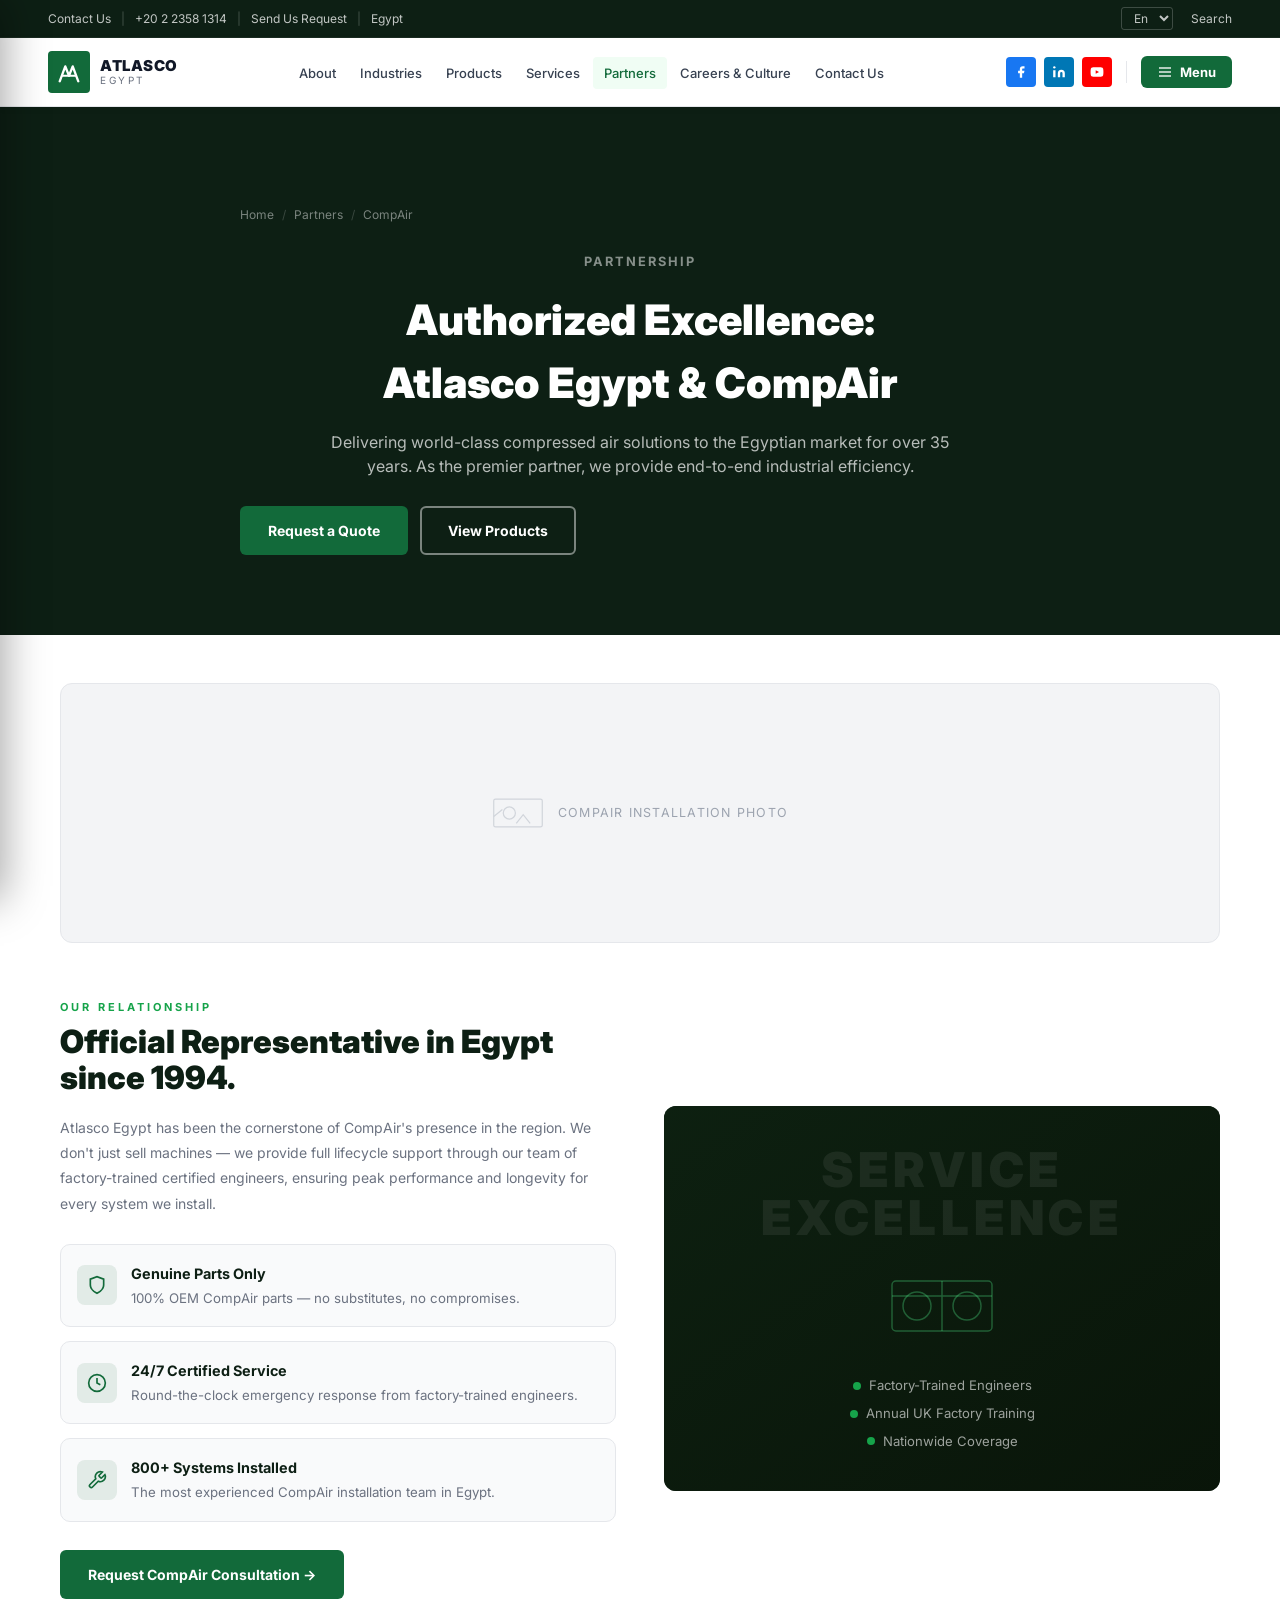
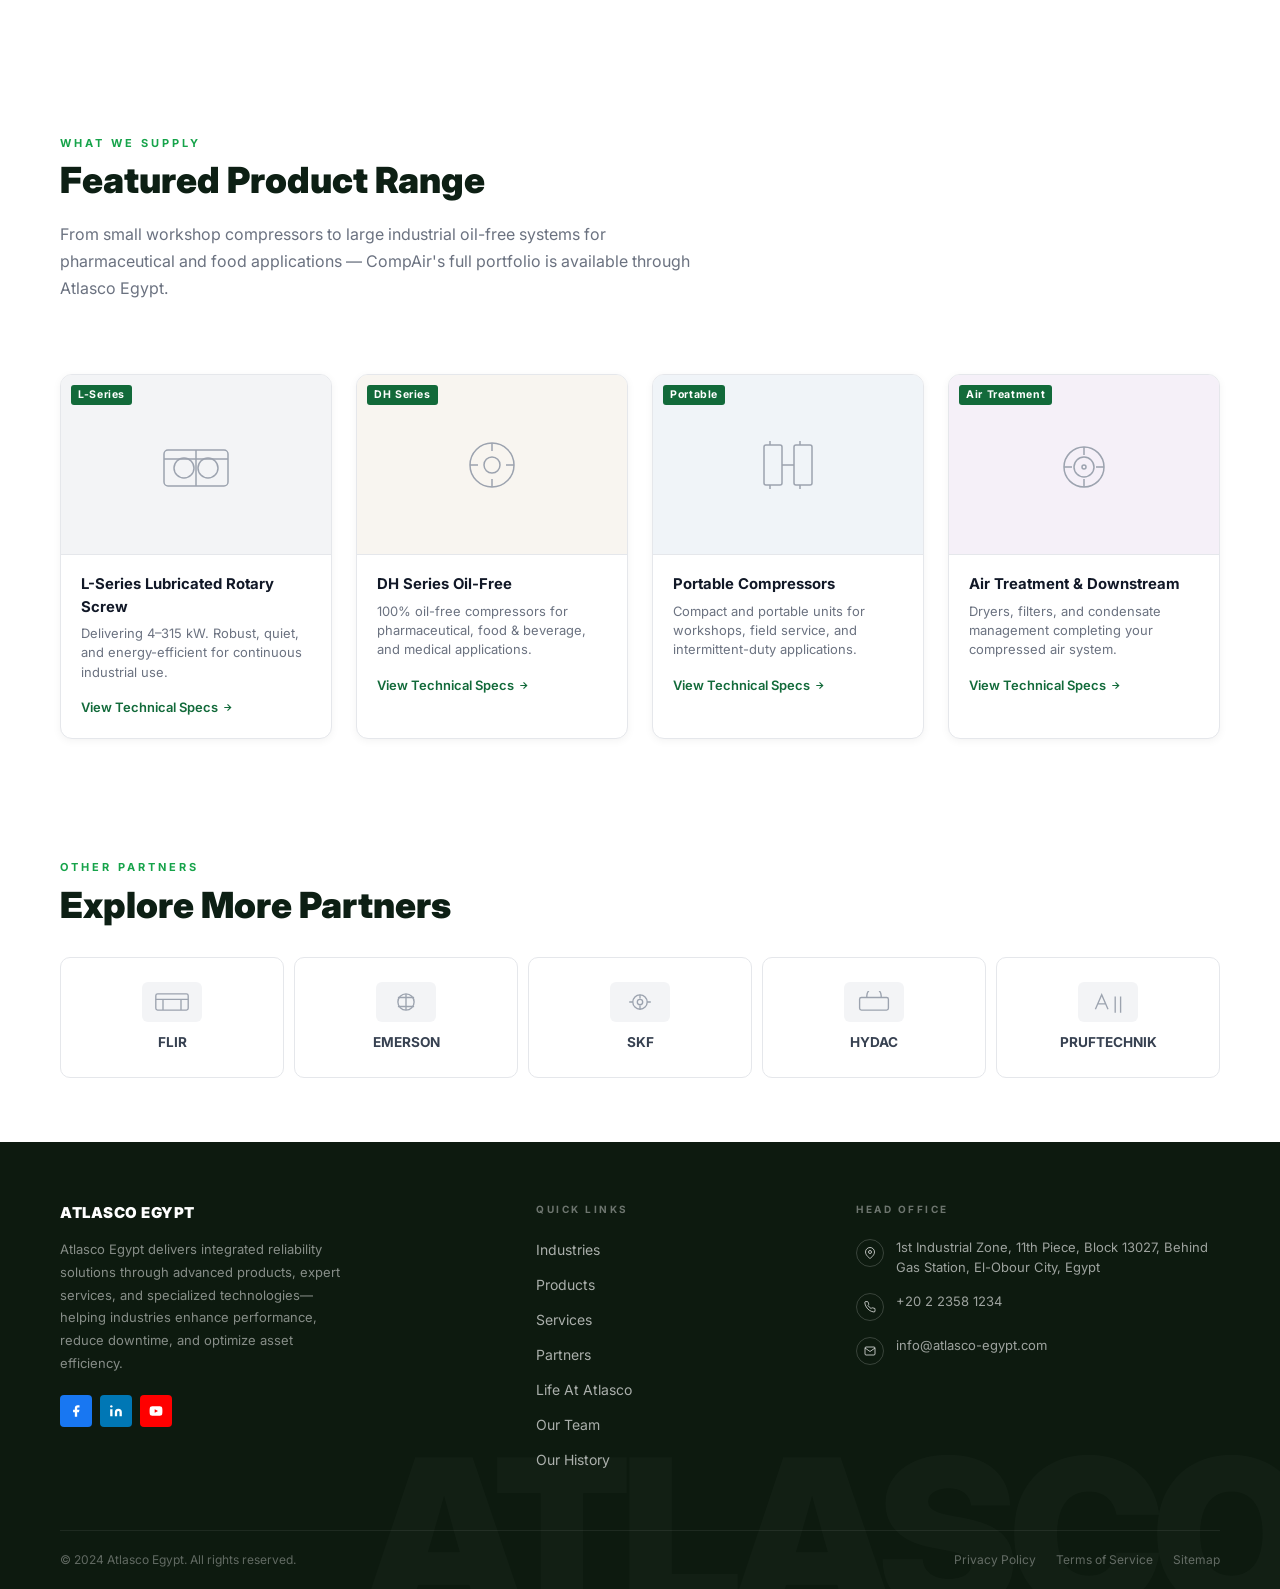
<file: website/partner-compair.html>
﻿<!DOCTYPE html>
<html lang="en">
<head>
  <meta charset="UTF-8"/><meta name="viewport" content="width=device-width, initial-scale=1.0"/>
  <title>CompAir — Authorized Partner | Atlasco Egypt</title>
  <link rel="preconnect" href="https://fonts.googleapis.com"/><link rel="preconnect" href="https://fonts.gstatic.com" crossorigin/>
  <link href="https://fonts.googleapis.com/css2?family=Inter:wght@400;500;600;700;800;900&display=swap" rel="stylesheet"/>
  <link rel="stylesheet" href="css/style.css"/>
</head>
<body>
<div class="topbar"><div class="topbar-inner"><div class="topbar-left"><a href="contact.html">Contact Us</a><span class="topbar-sep">|</span><a href="tel:+20223581314">+20 2 2358 1314</a><span class="topbar-sep">|</span><a href="contact.html">Send Us Request</a><span class="topbar-sep">|</span><span>Egypt</span></div><div class="topbar-right"><select class="lang-select"><option>En</option><option>Ar</option></select><a href="#">Search</a></div></div></div>
<nav class="navbar"><div class="navbar-inner"><a href="index.html" class="logo"><div class="logo-icon"><svg viewBox="0 0 28 28" fill="none"><path d="M4 24L10 8L14 18L18 8L24 24" stroke="white" stroke-width="2.5" stroke-linecap="round" stroke-linejoin="round"/><path d="M7 18H21" stroke="white" stroke-width="2" stroke-linecap="round"/></svg></div><div class="logo-text"><strong>ATLASCO</strong><span>EGYPT</span></div></a><ul class="nav-links"><li><a href="about.html">About</a></li><li><a href="industries.html">Industries</a></li><li><a href="products.html">Products</a></li><li><a href="services.html">Services</a></li><li><a href="partners.html" class="active">Partners</a></li><li><a href="careers.html">Careers &amp; Culture</a></li><li><a href="contact.html">Contact Us</a></li></ul><div class="nav-right"><a href="#" class="social-icon si-fb"><svg viewBox="0 0 24 24"><path d="M18 2h-3a5 5 0 0 0-5 5v3H7v4h3v8h4v-8h3l1-4h-4V7a1 1 0 0 1 1-1h3z"/></svg></a><a href="#" class="social-icon si-li"><svg viewBox="0 0 24 24"><path d="M16 8a6 6 0 0 1 6 6v7h-4v-7a2 2 0 0 0-4 0v7h-4v-7a6 6 0 0 1 6-6z"/><rect x="2" y="9" width="4" height="12"/><circle cx="4" cy="4" r="2"/></svg></a><a href="#" class="social-icon si-yt"><svg viewBox="0 0 24 24"><path d="M22.54 6.42a2.78 2.78 0 0 0-1.95-1.96C18.88 4 12 4 12 4s-6.88 0-8.59.46a2.78 2.78 0 0 0-1.95 1.96A29 29 0 0 0 1 12a29 29 0 0 0 .46 5.58 2.78 2.78 0 0 0 1.95 1.96C5.12 20 12 20 12 20s6.88 0 8.59-.4a2.78 2.78 0 0 0 1.95-1.95A29 29 0 0 0 23 12a29 29 0 0 0-.46-5.58z"/></svg></a><button class="menu-btn"><svg viewBox="0 0 24 24"><line x1="3" y1="6" x2="21" y2="6"/><line x1="3" y1="12" x2="21" y2="12"/><line x1="3" y1="18" x2="21" y2="18"/></svg>Menu</button></div></div></nav>
<div class="mobile-menu"><button class="mobile-menu-close">&times;</button><a href="about.html">About</a><a href="industries.html">Industries</a><a href="products.html">Products</a><a href="services.html">Services</a><a href="partners.html">Partners</a><a href="careers.html">Careers &amp; Culture</a><a href="contact.html">Contact Us</a></div>

<!-- PARTNER HERO -->
<section class="partner-hero">
  <div class="partner-hero-inner">
    <div class="breadcrumb" style="margin-bottom:24px;"><a href="index.html">Home</a><span class="bsep">/</span><a href="partners.html">Partners</a><span class="bsep">/</span><span>CompAir</span></div>
    <div class="partner-hero-logo">
      <span style="font-size:.8rem;font-weight:700;letter-spacing:.15em;text-transform:uppercase;color:rgba(255,255,255,.5);">Partnership</span>
    </div>
    <h1>Authorized Excellence:<br>Atlasco Egypt &amp; CompAir</h1>
    <p>Delivering world-class compressed air solutions to the Egyptian market for over 35 years. As the premier partner, we provide end-to-end industrial efficiency.</p>
    <div style="display:flex;gap:12px;margin-top:28px;flex-wrap:wrap;">
      <a href="contact.html" class="btn btn-green">Request a Quote</a>
      <a href="products.html" class="btn btn-outline-white">View Products</a>
    </div>
  </div>
</section>

<!-- HERO IMAGE AREA — white/light placeholder -->
<section style="padding:48px 60px 56px;background:var(--c-white);">
  <div style="width:100%;height:260px;background:#f3f4f6;border:1px solid #e5e7eb;border-radius:12px;display:flex;align-items:center;justify-content:center;gap:14px;">
    <svg viewBox="0 0 60 40" width="52" height="36" fill="none" stroke="#d1d5db" stroke-width="1.4"><rect x="2" y="4" width="56" height="32" rx="2"/><circle cx="20" cy="20" r="7"/><path d="M28 32l8-10 8 10"/><path d="M2 24l10-8"/></svg>
    <span style="font-size:.78rem;color:#9ca3af;letter-spacing:.1em;text-transform:uppercase;">CompAir Installation Photo</span>
  </div>
</section>

<!-- PARTNERSHIP STORY -->
<section class="partnership-section">
  <div class="partnership-text">
    <span class="section-label">Our Relationship</span>
    <h2 class="section-title">Official Representative in Egypt since 1994.</h2>
    <p style="color:var(--c-text-muted);line-height:1.8;margin-top:16px;">Atlasco Egypt has been the cornerstone of CompAir's presence in the region. We don't just sell machines — we provide full lifecycle support through our team of factory-trained certified engineers, ensuring peak performance and longevity for every system we install.</p>
    <div style="display:flex;flex-direction:column;gap:14px;margin-top:28px;">
      <div style="display:flex;align-items:center;gap:14px;padding:16px;background:var(--c-gray-50);border-radius:10px;border:1px solid var(--c-gray-200);">
        <div style="width:40px;height:40px;background:rgba(22,101,52,.1);border-radius:8px;display:flex;align-items:center;justify-content:center;flex-shrink:0;">
          <svg viewBox="0 0 24 24" width="20" height="20" fill="none" stroke="var(--c-green)" stroke-width="2"><path d="M12 22s8-4 8-10V5l-8-3-8 3v7c0 6 8 10 8 10z"/></svg>
        </div>
        <div><strong style="font-size:.9rem;color:var(--c-dark);">Genuine Parts Only</strong><p style="color:var(--c-text-muted);font-size:.83rem;margin:2px 0 0;">100% OEM CompAir parts — no substitutes, no compromises.</p></div>
      </div>
      <div style="display:flex;align-items:center;gap:14px;padding:16px;background:var(--c-gray-50);border-radius:10px;border:1px solid var(--c-gray-200);">
        <div style="width:40px;height:40px;background:rgba(22,101,52,.1);border-radius:8px;display:flex;align-items:center;justify-content:center;flex-shrink:0;">
          <svg viewBox="0 0 24 24" width="20" height="20" fill="none" stroke="var(--c-green)" stroke-width="2"><circle cx="12" cy="12" r="10"/><path d="M12 6v6l4 2"/></svg>
        </div>
        <div><strong style="font-size:.9rem;color:var(--c-dark);">24/7 Certified Service</strong><p style="color:var(--c-text-muted);font-size:.83rem;margin:2px 0 0;">Round-the-clock emergency response from factory-trained engineers.</p></div>
      </div>
      <div style="display:flex;align-items:center;gap:14px;padding:16px;background:var(--c-gray-50);border-radius:10px;border:1px solid var(--c-gray-200);">
        <div style="width:40px;height:40px;background:rgba(22,101,52,.1);border-radius:8px;display:flex;align-items:center;justify-content:center;flex-shrink:0;">
          <svg viewBox="0 0 24 24" width="20" height="20" fill="none" stroke="var(--c-green)" stroke-width="2"><path d="M14.7 6.3a1 1 0 0 0 0 1.4l1.6 1.6a1 1 0 0 0 1.4 0l3.77-3.77a6 6 0 0 1-7.94 7.94l-6.91 6.91a2.12 2.12 0 0 1-3-3l6.91-6.91a6 6 0 0 1 7.94-7.94l-3.76 3.76z"/></svg>
        </div>
        <div><strong style="font-size:.9rem;color:var(--c-dark);">800+ Systems Installed</strong><p style="color:var(--c-text-muted);font-size:.83rem;margin:2px 0 0;">The most experienced CompAir installation team in Egypt.</p></div>
      </div>
    </div>
    <div style="margin-top:28px;"><a href="contact.html" class="btn btn-green">Request CompAir Consultation &rarr;</a></div>
  </div>
  <div class="partnership-img">
    <div style="height:100%;background:var(--c-dark);border-radius:12px;display:flex;flex-direction:column;align-items:center;justify-content:center;min-height:380px;position:relative;overflow:hidden;">
      <div style="position:absolute;inset:0;background:linear-gradient(145deg,#0d2010,#091408);opacity:.9;"></div>
      <div style="position:relative;text-align:center;padding:40px;">
        <div style="font-size:3rem;font-weight:900;color:rgba(255,255,255,.07);letter-spacing:.1em;text-transform:uppercase;margin-bottom:24px;line-height:1;">SERVICE<br>EXCELLENCE</div>
        <svg viewBox="0 0 120 80" width="120" height="80" fill="none" stroke="rgba(74,222,128,.35)" stroke-width="1.5"><rect x="10" y="15" width="100" height="50" rx="4"/><circle cx="35" cy="40" r="14"/><circle cx="85" cy="40" r="14"/><path d="M10 30h100M60 15v50"/></svg>
        <div style="margin-top:24px;display:flex;flex-direction:column;gap:8px;">
          <div style="display:flex;align-items:center;gap:8px;justify-content:center;">
            <div style="width:8px;height:8px;background:var(--c-green-light);border-radius:50%;"></div>
            <span style="color:rgba(255,255,255,.6);font-size:.82rem;">Factory-Trained Engineers</span>
          </div>
          <div style="display:flex;align-items:center;gap:8px;justify-content:center;">
            <div style="width:8px;height:8px;background:var(--c-green-light);border-radius:50%;"></div>
            <span style="color:rgba(255,255,255,.6);font-size:.82rem;">Annual UK Factory Training</span>
          </div>
          <div style="display:flex;align-items:center;gap:8px;justify-content:center;">
            <div style="width:8px;height:8px;background:var(--c-green-light);border-radius:50%;"></div>
            <span style="color:rgba(255,255,255,.6);font-size:.82rem;">Nationwide Coverage</span>
          </div>
        </div>
      </div>
    </div>
  </div>
</section>

<!-- PRODUCT RANGE -->
<section style="padding:56px 60px 20px;background:var(--c-white);">
  <span class="section-label">What We Supply</span>
  <h2 class="section-title">Featured Product Range</h2>
  <p style="color:var(--c-text-muted);max-width:640px;margin-top:12px;line-height:1.7;">From small workshop compressors to large industrial oil-free systems for pharmaceutical and food applications — CompAir's full portfolio is available through Atlasco Egypt.</p>
</section>

<section style="padding:20px 60px 64px;background:var(--c-white);">
  <div class="product-range-grid">

    <div style="background:#ffffff;border:1px solid var(--c-gray-200);border-radius:12px;overflow:hidden;box-shadow:0 2px 8px rgba(0,0,0,.05);">
      <div style="height:180px;background:#f3f4f6;display:flex;align-items:center;justify-content:center;position:relative;border-bottom:1px solid #e5e7eb;">
        <svg viewBox="0 0 80 60" width="80" height="60" fill="none" stroke="#9ca3af" stroke-width="1.5"><rect x="8" y="15" width="64" height="36" rx="4"/><circle cx="28" cy="33" r="10"/><circle cx="52" cy="33" r="10"/><path d="M8 24h64M40 15v36"/></svg>
        <span style="position:absolute;top:10px;left:10px;background:var(--c-green);color:#fff;font-size:.66rem;padding:2px 7px;border-radius:3px;font-weight:700;letter-spacing:.06em;">L-Series</span>
      </div>
      <div style="padding:18px 20px 20px;">
        <h4 style="margin:0 0 6px;font-size:.93rem;font-weight:700;">L-Series Lubricated Rotary Screw</h4>
        <p style="color:var(--c-text-muted);font-size:.81rem;line-height:1.5;margin:0 0 12px;">Delivering 4–315 kW. Robust, quiet, and energy-efficient for continuous industrial use.</p>
        <a href="contact.html" style="display:inline-flex;align-items:center;gap:4px;font-size:.81rem;font-weight:600;color:var(--c-green);text-decoration:none;">View Technical Specs <svg viewBox="0 0 24 24" width="11" height="11" fill="none" stroke="currentColor" stroke-width="2.5"><path d="M5 12h14M12 5l7 7-7 7"/></svg></a>
      </div>
    </div>

    <div style="background:#ffffff;border:1px solid var(--c-gray-200);border-radius:12px;overflow:hidden;box-shadow:0 2px 8px rgba(0,0,0,.05);">
      <div style="height:180px;background:#f8f5f0;display:flex;align-items:center;justify-content:center;position:relative;border-bottom:1px solid #e5e7eb;">
        <svg viewBox="0 0 80 60" width="80" height="60" fill="none" stroke="#9ca3af" stroke-width="1.5"><circle cx="40" cy="30" r="22"/><circle cx="40" cy="30" r="8"/><path d="M40 8v8M40 44v8M18 30h8M54 30h8"/></svg>
        <span style="position:absolute;top:10px;left:10px;background:var(--c-green);color:#fff;font-size:.66rem;padding:2px 7px;border-radius:3px;font-weight:700;letter-spacing:.06em;">DH Series</span>
      </div>
      <div style="padding:18px 20px 20px;">
        <h4 style="margin:0 0 6px;font-size:.93rem;font-weight:700;">DH Series Oil-Free</h4>
        <p style="color:var(--c-text-muted);font-size:.81rem;line-height:1.5;margin:0 0 12px;">100% oil-free compressors for pharmaceutical, food &amp; beverage, and medical applications.</p>
        <a href="contact.html" style="display:inline-flex;align-items:center;gap:4px;font-size:.81rem;font-weight:600;color:var(--c-green);text-decoration:none;">View Technical Specs <svg viewBox="0 0 24 24" width="11" height="11" fill="none" stroke="currentColor" stroke-width="2.5"><path d="M5 12h14M12 5l7 7-7 7"/></svg></a>
      </div>
    </div>

    <div style="background:#ffffff;border:1px solid var(--c-gray-200);border-radius:12px;overflow:hidden;box-shadow:0 2px 8px rgba(0,0,0,.05);">
      <div style="height:180px;background:#f0f4f8;display:flex;align-items:center;justify-content:center;position:relative;border-bottom:1px solid #e5e7eb;">
        <svg viewBox="0 0 80 60" width="80" height="60" fill="none" stroke="#9ca3af" stroke-width="1.5"><rect x="16" y="10" width="18" height="40" rx="2"/><rect x="46" y="10" width="18" height="40" rx="2"/><path d="M22 10V6M52 10V6M22 50v4M52 50v4M34 30h12"/></svg>
        <span style="position:absolute;top:10px;left:10px;background:var(--c-green);color:#fff;font-size:.66rem;padding:2px 7px;border-radius:3px;font-weight:700;letter-spacing:.06em;">Portable</span>
      </div>
      <div style="padding:18px 20px 20px;">
        <h4 style="margin:0 0 6px;font-size:.93rem;font-weight:700;">Portable Compressors</h4>
        <p style="color:var(--c-text-muted);font-size:.81rem;line-height:1.5;margin:0 0 12px;">Compact and portable units for workshops, field service, and intermittent-duty applications.</p>
        <a href="contact.html" style="display:inline-flex;align-items:center;gap:4px;font-size:.81rem;font-weight:600;color:var(--c-green);text-decoration:none;">View Technical Specs <svg viewBox="0 0 24 24" width="11" height="11" fill="none" stroke="currentColor" stroke-width="2.5"><path d="M5 12h14M12 5l7 7-7 7"/></svg></a>
      </div>
    </div>

    <div style="background:#ffffff;border:1px solid var(--c-gray-200);border-radius:12px;overflow:hidden;box-shadow:0 2px 8px rgba(0,0,0,.05);">
      <div style="height:180px;background:#f5f0f8;display:flex;align-items:center;justify-content:center;position:relative;border-bottom:1px solid #e5e7eb;">
        <svg viewBox="0 0 80 60" width="80" height="60" fill="none" stroke="#9ca3af" stroke-width="1.5"><circle cx="40" cy="32" r="20"/><circle cx="40" cy="32" r="10"/><circle cx="40" cy="32" r="2"/><path d="M40 12v8M40 44v8M20 32h8M52 32h8"/></svg>
        <span style="position:absolute;top:10px;left:10px;background:var(--c-green);color:#fff;font-size:.66rem;padding:2px 7px;border-radius:3px;font-weight:700;letter-spacing:.06em;">Air Treatment</span>
      </div>
      <div style="padding:18px 20px 20px;">
        <h4 style="margin:0 0 6px;font-size:.93rem;font-weight:700;">Air Treatment &amp; Downstream</h4>
        <p style="color:var(--c-text-muted);font-size:.81rem;line-height:1.5;margin:0 0 12px;">Dryers, filters, and condensate management completing your compressed air system.</p>
        <a href="contact.html" style="display:inline-flex;align-items:center;gap:4px;font-size:.81rem;font-weight:600;color:var(--c-green);text-decoration:none;">View Technical Specs <svg viewBox="0 0 24 24" width="11" height="11" fill="none" stroke="currentColor" stroke-width="2.5"><path d="M5 12h14M12 5l7 7-7 7"/></svg></a>
      </div>
    </div>

  </div>
</section>

<!-- RELATED PARTNERS -->
<section style="padding:56px 60px 64px;">
  <span class="section-label">Other Partners</span>
  <h2 class="section-title" style="margin-bottom:32px;">Explore More Partners</h2>
  <div class="partner-logos-grid">
    <a href="partners.html" style="background:#ffffff;border:1px solid var(--c-gray-200);border-radius:10px;padding:24px;display:flex;flex-direction:column;align-items:center;justify-content:center;gap:10px;text-decoration:none;transition:border-color .2s,box-shadow .2s;" onmouseover="this.style.borderColor='var(--c-green)';this.style.boxShadow='0 4px 12px rgba(0,0,0,.08)'" onmouseout="this.style.borderColor='';this.style.boxShadow=''">
      <div style="width:60px;height:40px;background:#f3f4f6;border-radius:6px;display:flex;align-items:center;justify-content:center;">
        <svg viewBox="0 0 40 24" width="36" height="22" fill="none" stroke="#9ca3af" stroke-width="1.5"><rect x="2" y="3" width="36" height="18" rx="2"/><path d="M2 9h36M10 9v12M30 9v12"/></svg>
      </div>
      <span style="font-size:.85rem;font-weight:700;color:var(--c-gray-700);">FLIR</span>
    </a>
    <a href="partners.html" style="background:#ffffff;border:1px solid var(--c-gray-200);border-radius:10px;padding:24px;display:flex;flex-direction:column;align-items:center;justify-content:center;gap:10px;text-decoration:none;transition:border-color .2s,box-shadow .2s;" onmouseover="this.style.borderColor='var(--c-green)';this.style.boxShadow='0 4px 12px rgba(0,0,0,.08)'" onmouseout="this.style.borderColor='';this.style.boxShadow=''">
      <div style="width:60px;height:40px;background:#f3f4f6;border-radius:6px;display:flex;align-items:center;justify-content:center;">
        <svg viewBox="0 0 40 24" width="36" height="22" fill="none" stroke="#9ca3af" stroke-width="1.5"><circle cx="20" cy="12" r="9"/><path d="M20 3v18M11 7h18M11 17h18"/></svg>
      </div>
      <span style="font-size:.85rem;font-weight:700;color:var(--c-gray-700);">EMERSON</span>
    </a>
    <a href="partners.html" style="background:#ffffff;border:1px solid var(--c-gray-200);border-radius:10px;padding:24px;display:flex;flex-direction:column;align-items:center;justify-content:center;gap:10px;text-decoration:none;transition:border-color .2s,box-shadow .2s;" onmouseover="this.style.borderColor='var(--c-green)';this.style.boxShadow='0 4px 12px rgba(0,0,0,.08)'" onmouseout="this.style.borderColor='';this.style.boxShadow=''">
      <div style="width:60px;height:40px;background:#f3f4f6;border-radius:6px;display:flex;align-items:center;justify-content:center;">
        <svg viewBox="0 0 40 24" width="36" height="22" fill="none" stroke="#9ca3af" stroke-width="1.5"><circle cx="20" cy="12" r="8"/><circle cx="20" cy="12" r="3"/><path d="M20 4v4M20 16v4M12 12H8M32 12h-4"/></svg>
      </div>
      <span style="font-size:.85rem;font-weight:700;color:var(--c-gray-700);">SKF</span>
    </a>
    <a href="partners.html" style="background:#ffffff;border:1px solid var(--c-gray-200);border-radius:10px;padding:24px;display:flex;flex-direction:column;align-items:center;justify-content:center;gap:10px;text-decoration:none;transition:border-color .2s,box-shadow .2s;" onmouseover="this.style.borderColor='var(--c-green)';this.style.boxShadow='0 4px 12px rgba(0,0,0,.08)'" onmouseout="this.style.borderColor='';this.style.boxShadow=''">
      <div style="width:60px;height:40px;background:#f3f4f6;border-radius:6px;display:flex;align-items:center;justify-content:center;">
        <svg viewBox="0 0 40 24" width="36" height="22" fill="none" stroke="#9ca3af" stroke-width="1.5"><rect x="4" y="7" width="32" height="14" rx="2"/><path d="M12 7V5a8 8 0 0 1 16 0v2"/></svg>
      </div>
      <span style="font-size:.85rem;font-weight:700;color:var(--c-gray-700);">HYDAC</span>
    </a>
    <a href="partners.html" style="background:#ffffff;border:1px solid var(--c-gray-200);border-radius:10px;padding:24px;display:flex;flex-direction:column;align-items:center;justify-content:center;gap:10px;text-decoration:none;transition:border-color .2s,box-shadow .2s;" onmouseover="this.style.borderColor='var(--c-green)';this.style.boxShadow='0 4px 12px rgba(0,0,0,.08)'" onmouseout="this.style.borderColor='';this.style.boxShadow=''">
      <div style="width:60px;height:40px;background:#f3f4f6;border-radius:6px;display:flex;align-items:center;justify-content:center;">
        <svg viewBox="0 0 40 24" width="36" height="22" fill="none" stroke="#9ca3af" stroke-width="1.5"><path d="M6 20l7-16 7 16M8 14h10"/><path d="M28 6v18M34 6v18"/></svg>
      </div>
      <span style="font-size:.85rem;font-weight:700;color:var(--c-gray-700);">PRUFTECHNIK</span>
    </a>
  </div>
</section>

<!-- FOOTER -->
<footer class="footer"><div class="footer-wm">ATLASCO</div><div class="footer-grid"><div class="footer-brand"><h3>ATLASCO EGYPT</h3><p>Atlasco Egypt delivers integrated reliability solutions through advanced products, expert services, and specialized technologies—helping industries enhance performance, reduce downtime, and optimize asset efficiency.</p><div class="footer-socials"><a href="#" class="social-icon si-fb"><svg viewBox="0 0 24 24"><path d="M18 2h-3a5 5 0 0 0-5 5v3H7v4h3v8h4v-8h3l1-4h-4V7a1 1 0 0 1 1-1h3z"/></svg></a><a href="#" class="social-icon si-li"><svg viewBox="0 0 24 24"><path d="M16 8a6 6 0 0 1 6 6v7h-4v-7a2 2 0 0 0-4 0v7h-4v-7a6 6 0 0 1 6-6z"/><rect x="2" y="9" width="4" height="12"/><circle cx="4" cy="4" r="2"/></svg></a><a href="#" class="social-icon si-yt"><svg viewBox="0 0 24 24"><path d="M22.54 6.42a2.78 2.78 0 0 0-1.95-1.96C18.88 4 12 4 12 4s-6.88 0-8.59.46a2.78 2.78 0 0 0-1.95 1.96A29 29 0 0 0 1 12a29 29 0 0 0 .46 5.58 2.78 2.78 0 0 0 1.95 1.96C5.12 20 12 20 12 20s6.88 0 8.59-.4a2.78 2.78 0 0 0 1.95-1.95A29 29 0 0 0 23 12a29 29 0 0 0-.46-5.58z"/></svg></a></div></div><div><h4 class="footer-col">Quick Links</h4><ul class="footer-links"><li><a href="industries.html">Industries</a></li><li><a href="products.html">Products</a></li><li><a href="services.html">Services</a></li><li><a href="partners.html">Partners</a></li><li><a href="careers.html">Life At Atlasco</a></li><li><a href="team.html">Our Team</a></li><li><a href="history.html">Our History</a></li></ul></div><div><h4 class="footer-col">Head Office</h4><div class="footer-contact-item"><div class="fci-icon"><svg viewBox="0 0 24 24"><path d="M21 10c0 7-9 13-9 13s-9-6-9-13a9 9 0 0 1 18 0z"/><circle cx="12" cy="10" r="3"/></svg></div><p>1st Industrial Zone, 11th Piece, Block 13027, Behind Gas Station, El-Obour City, Egypt</p></div><div class="footer-contact-item"><div class="fci-icon"><svg viewBox="0 0 24 24"><path d="M22 16.92v3a2 2 0 0 1-2.18 2 19.79 19.79 0 0 1-8.63-3.07A19.5 19.5 0 0 1 4.69 12 19.79 19.79 0 0 1 1.61 3.4 2 2 0 0 1 3.58 1.21h3a2 2 0 0 1 2 1.72c.127.96.361 1.903.7 2.81a2 2 0 0 1-.45 2.11L7.91 8.76a16 16 0 0 0 6.29 6.29l.96-.88a2 2 0 0 1 2.11-.45c.907.339 1.85.573 2.81.7A2 2 0 0 1 22 16.92z"/></svg></div><p>+20 2 2358 1234</p></div><div class="footer-contact-item"><div class="fci-icon"><svg viewBox="0 0 24 24"><path d="M4 4h16c1.1 0 2 .9 2 2v12c0 1.1-.9 2-2 2H4c-1.1 0-2-.9-2-2V6c0-1.1.9-2 2-2z"/><polyline points="22,6 12,13 2,6"/></svg></div><p>info@atlasco-egypt.com</p></div></div></div><div class="footer-bottom"><p>&copy; 2024 Atlasco Egypt. All rights reserved.</p><div class="footer-bottom-links"><a href="#">Privacy Policy</a><a href="#">Terms of Service</a><a href="#">Sitemap</a></div></div></footer>
<script src="js/main.js"></script>
</body>
</html>
</file>
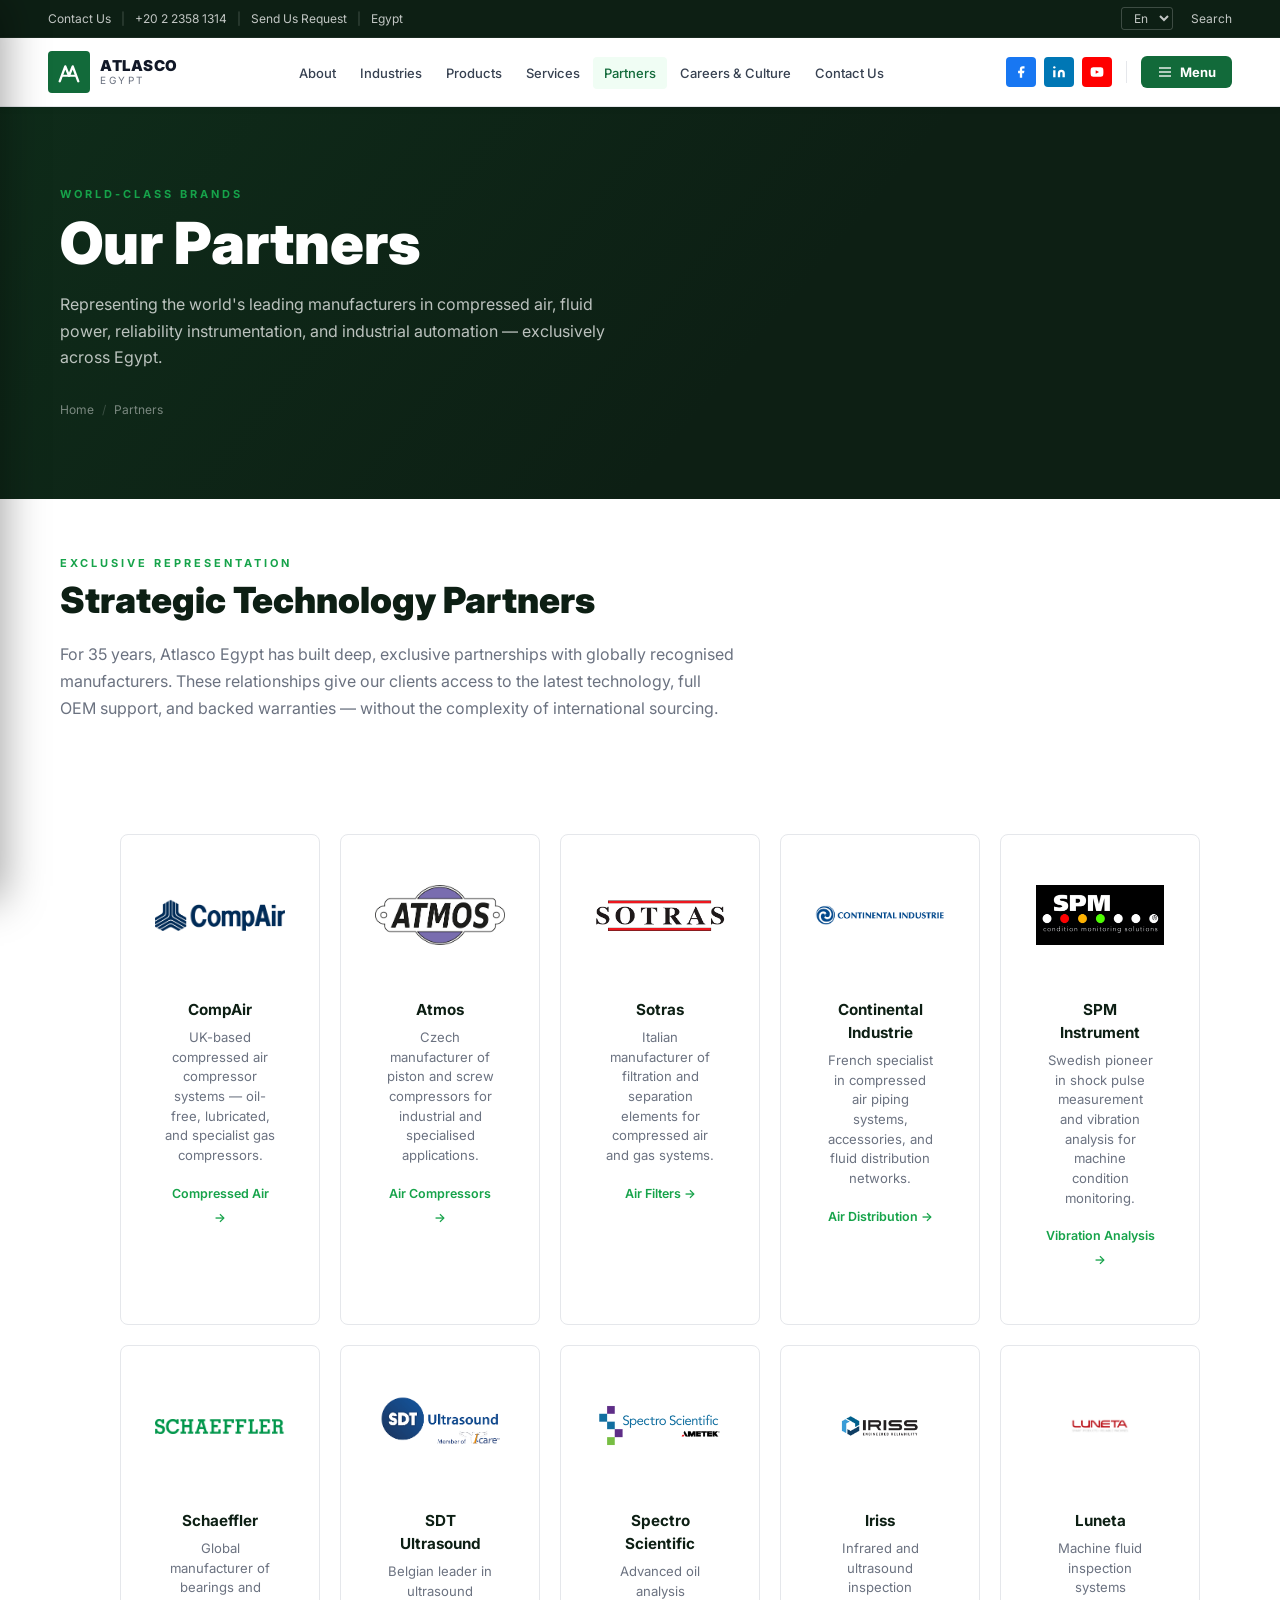
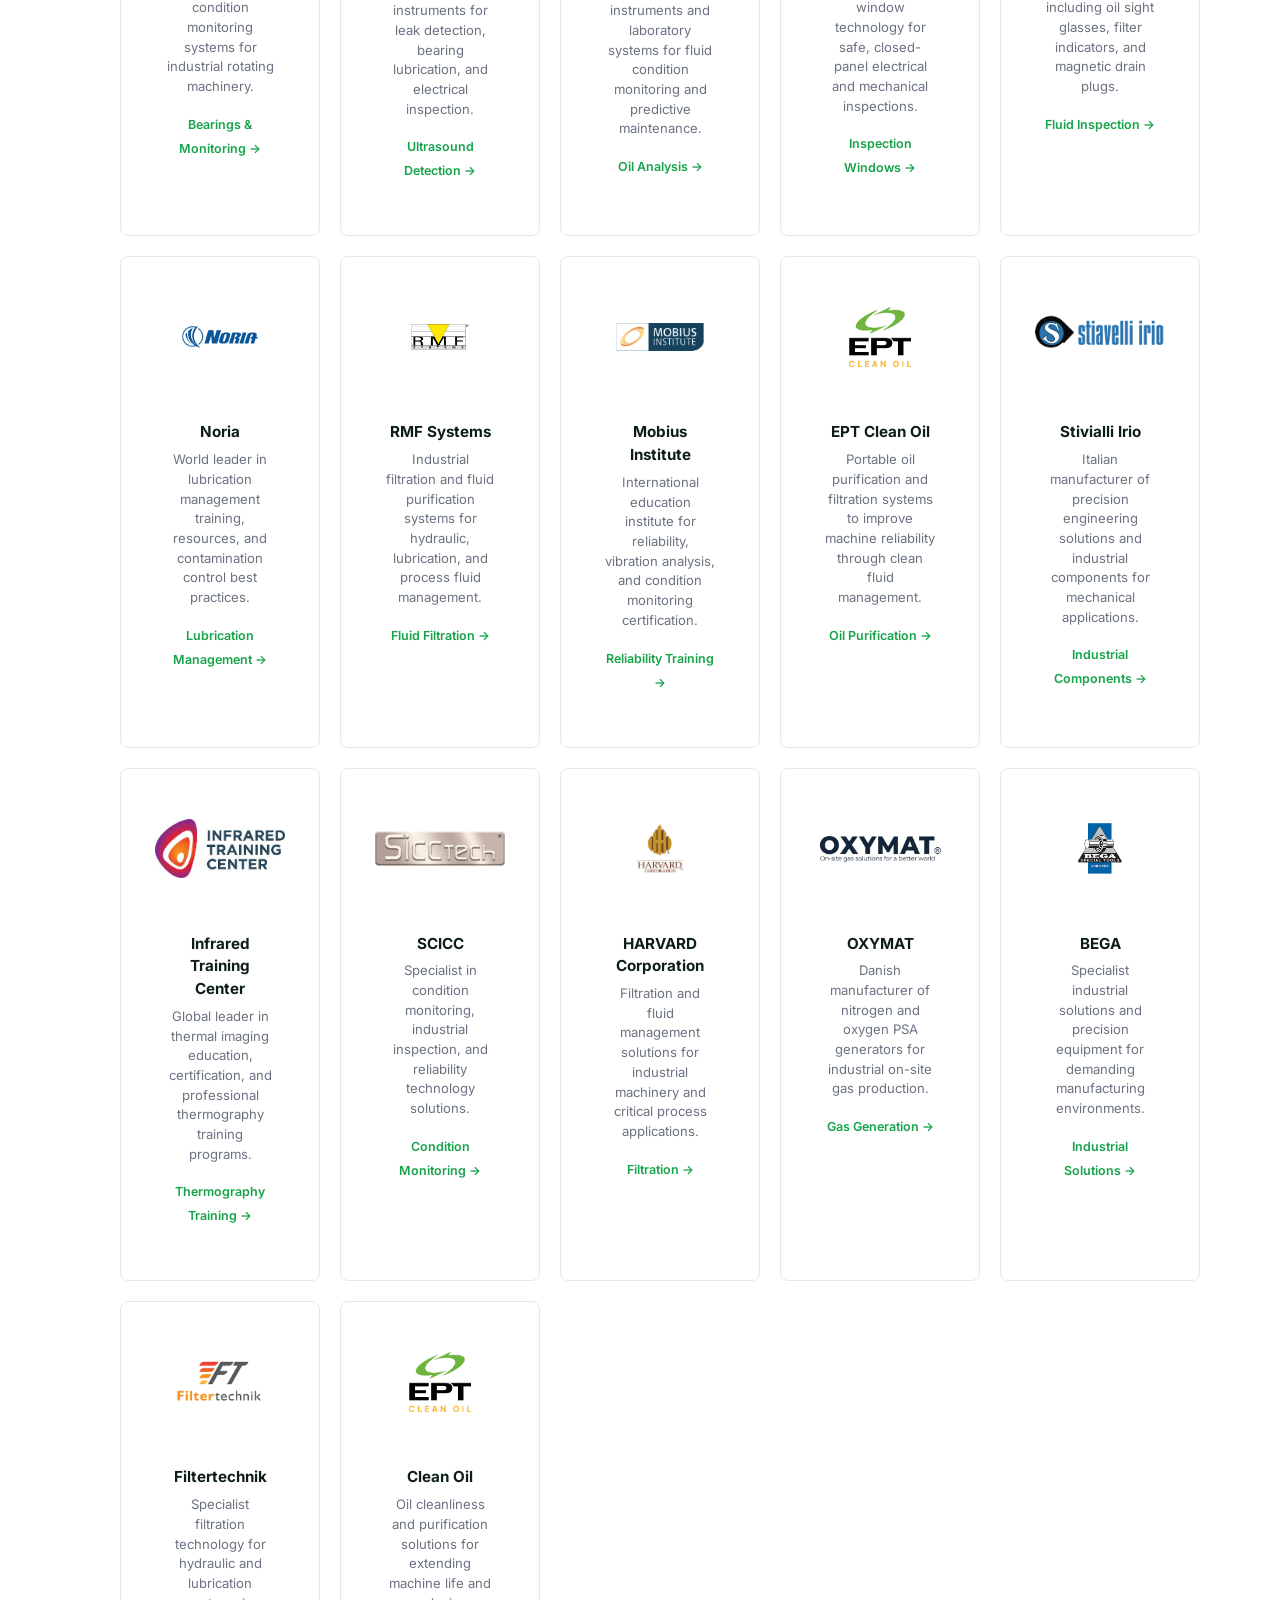
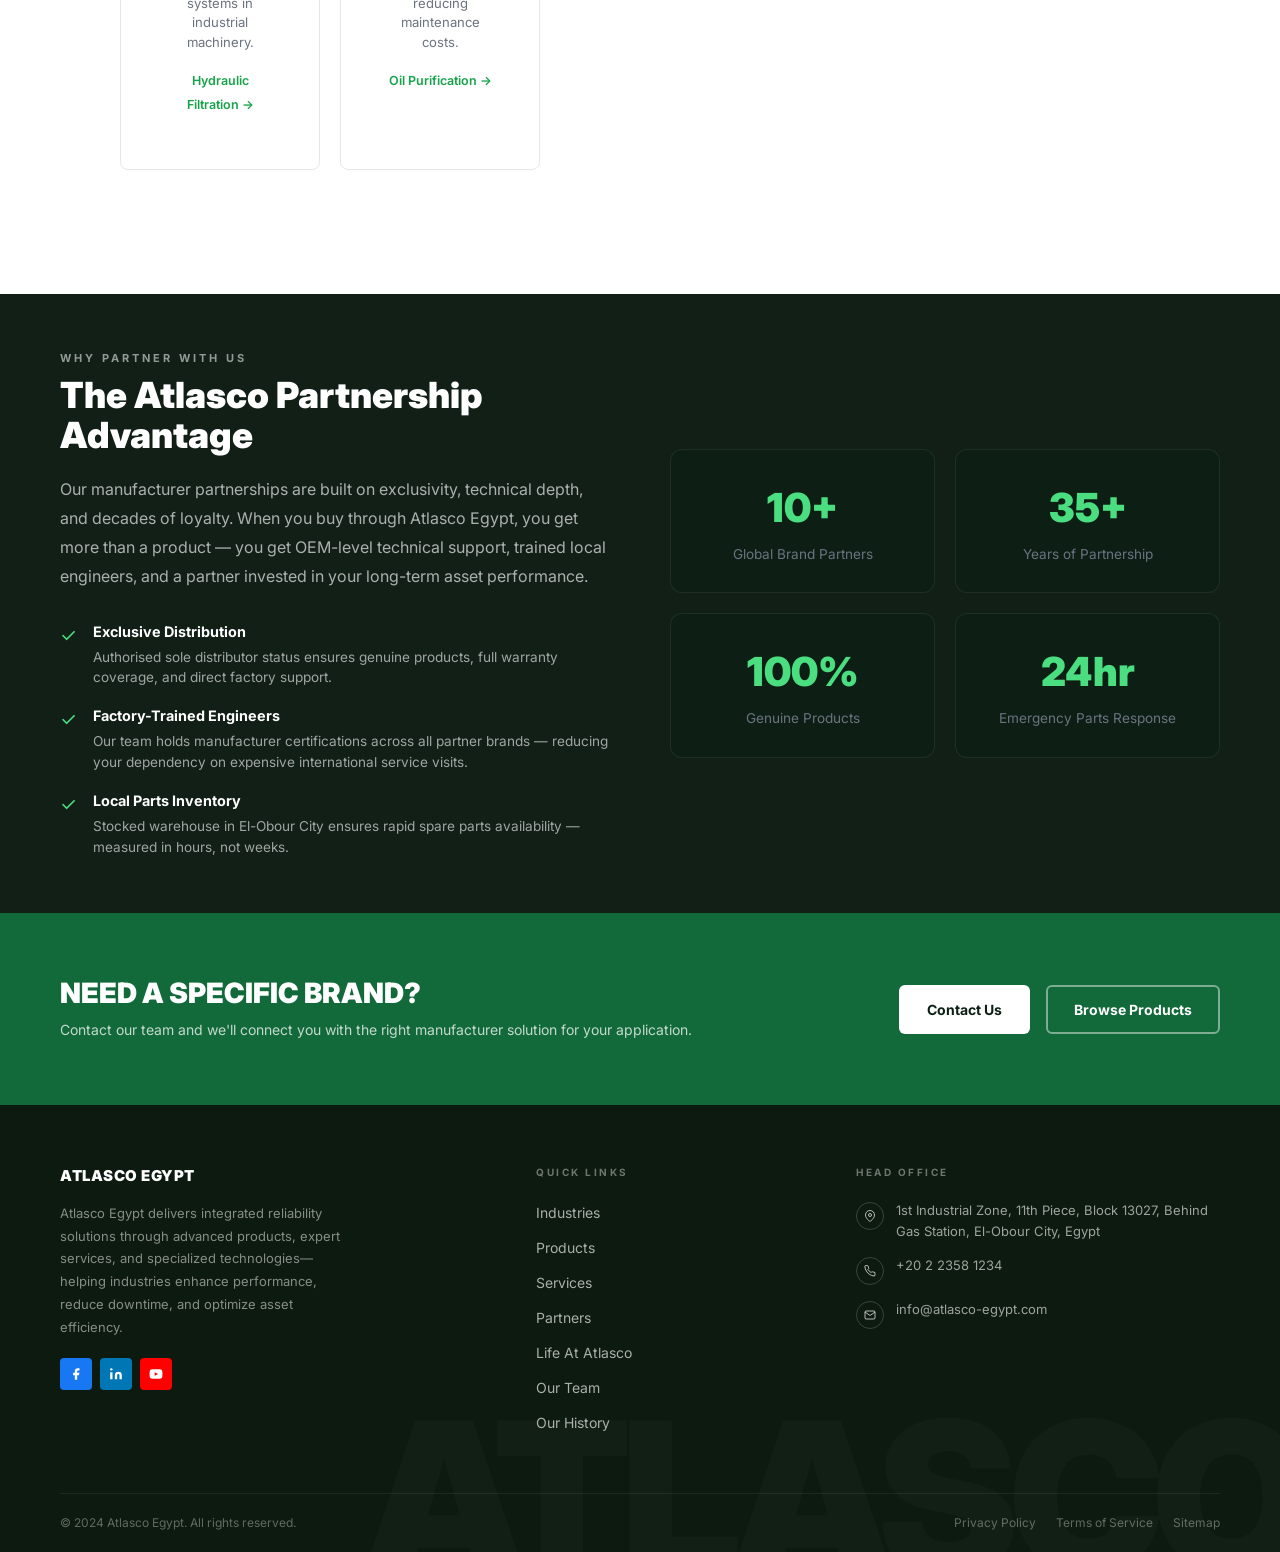
<file: website/partners.html>
﻿<!DOCTYPE html>
<html lang="en">
<head>
  <meta charset="UTF-8"/><meta name="viewport" content="width=device-width, initial-scale=1.0"/>
  <title>Partners — Atlasco Egypt</title>
  <link rel="preconnect" href="https://fonts.googleapis.com"/><link rel="preconnect" href="https://fonts.gstatic.com" crossorigin/>
  <link href="https://fonts.googleapis.com/css2?family=Inter:wght@400;500;600;700;800;900&display=swap" rel="stylesheet"/>
  <link rel="stylesheet" href="css/style.css"/>
</head>
<body>
<div class="topbar"><div class="topbar-inner"><div class="topbar-left"><a href="contact.html">Contact Us</a><span class="topbar-sep">|</span><a href="tel:+20223581314">+20 2 2358 1314</a><span class="topbar-sep">|</span><a href="contact.html">Send Us Request</a><span class="topbar-sep">|</span><span>Egypt</span></div><div class="topbar-right"><select class="lang-select"><option>En</option><option>Ar</option></select><a href="#">Search</a></div></div></div>
<nav class="navbar"><div class="navbar-inner"><a href="index.html" class="logo"><div class="logo-icon"><svg viewBox="0 0 28 28" fill="none"><path d="M4 24L10 8L14 18L18 8L24 24" stroke="white" stroke-width="2.5" stroke-linecap="round" stroke-linejoin="round"/><path d="M7 18H21" stroke="white" stroke-width="2" stroke-linecap="round"/></svg></div><div class="logo-text"><strong>ATLASCO</strong><span>EGYPT</span></div></a><ul class="nav-links"><li><a href="about.html">About</a></li><li><a href="industries.html">Industries</a></li><li><a href="products.html">Products</a></li><li><a href="services.html">Services</a></li><li><a href="partners.html" class="active">Partners</a></li><li><a href="careers.html">Careers &amp; Culture</a></li><li><a href="contact.html">Contact Us</a></li></ul><div class="nav-right"><a href="#" class="social-icon si-fb"><svg viewBox="0 0 24 24"><path d="M18 2h-3a5 5 0 0 0-5 5v3H7v4h3v8h4v-8h3l1-4h-4V7a1 1 0 0 1 1-1h3z"/></svg></a><a href="#" class="social-icon si-li"><svg viewBox="0 0 24 24"><path d="M16 8a6 6 0 0 1 6 6v7h-4v-7a2 2 0 0 0-4 0v7h-4v-7a6 6 0 0 1 6-6z"/><rect x="2" y="9" width="4" height="12"/><circle cx="4" cy="4" r="2"/></svg></a><a href="#" class="social-icon si-yt"><svg viewBox="0 0 24 24"><path d="M22.54 6.42a2.78 2.78 0 0 0-1.95-1.96C18.88 4 12 4 12 4s-6.88 0-8.59.46a2.78 2.78 0 0 0-1.95 1.96A29 29 0 0 0 1 12a29 29 0 0 0 .46 5.58 2.78 2.78 0 0 0 1.95 1.96C5.12 20 12 20 12 20s6.88 0 8.59-.4a2.78 2.78 0 0 0 1.95-1.95A29 29 0 0 0 23 12a29 29 0 0 0-.46-5.58z"/></svg></a><button class="menu-btn"><svg viewBox="0 0 24 24"><line x1="3" y1="6" x2="21" y2="6"/><line x1="3" y1="12" x2="21" y2="12"/><line x1="3" y1="18" x2="21" y2="18"/></svg>Menu</button></div></div></nav>
<div class="mobile-menu"><button class="mobile-menu-close">&times;</button><a href="about.html">About</a><a href="industries.html">Industries</a><a href="products.html">Products</a><a href="services.html">Services</a><a href="partners.html">Partners</a><a href="careers.html">Careers &amp; Culture</a><a href="contact.html">Contact Us</a></div>

<!-- HERO -->
<section class="page-hero">
  <div class="page-hero-inner">
    <span class="section-label">World-Class Brands</span>
    <h1>Our Partners</h1>
    <p>Representing the world's leading manufacturers in compressed air, fluid power, reliability instrumentation, and industrial automation — exclusively across Egypt.</p>
    <div class="breadcrumb"><a href="index.html">Home</a><span class="bsep">/</span><span>Partners</span></div>
  </div>
</section>

<!-- INTRO -->
<section style="padding:56px 60px 20px;">
  <span class="section-label">Exclusive Representation</span>
  <h2 class="section-title">Strategic Technology Partners</h2>
  <p style="color:var(--c-text-muted);max-width:680px;margin-top:12px;line-height:1.7;">For 35 years, Atlasco Egypt has built deep, exclusive partnerships with globally recognised manufacturers. These relationships give our clients access to the latest technology, full OEM support, and backed warranties — without the complexity of international sourcing.</p>
</section>

<!-- PARTNERS GRID -->
<section style="padding:32px 60px 64px;">
  <div class="partners-grid">

    <a href="partner-compair.html" class="partner-card">
      <div class="partner-card-logo" style="background:#fff;display:flex;align-items:center;justify-content:center;padding:14px;">
        <img src="img/partners/compair.png" alt="CompAir" style="max-width:130px;max-height:60px;object-fit:contain;">
      </div>
      <div style="padding:20px 24px 24px;">
        <h4 style="margin:0 0 6px;font-size:.95rem;">CompAir</h4>
        <p style="color:var(--c-text-muted);font-size:.82rem;line-height:1.5;margin:0 0 14px;">UK-based compressed air compressor systems — oil-free, lubricated, and specialist gas compressors.</p>
        <span style="font-size:.78rem;color:var(--c-green-light);font-weight:600;">Compressed Air &rarr;</span>
      </div>
    </a>

    <a href="partners.html" class="partner-card">
      <div class="partner-card-logo" style="background:#fff;display:flex;align-items:center;justify-content:center;padding:14px;">
        <img src="img/partners/Atmos.png" alt="Atmos" style="max-width:130px;max-height:60px;object-fit:contain;">
      </div>
      <div style="padding:20px 24px 24px;">
        <h4 style="margin:0 0 6px;font-size:.95rem;">Atmos</h4>
        <p style="color:var(--c-text-muted);font-size:.82rem;line-height:1.5;margin:0 0 14px;">Czech manufacturer of piston and screw compressors for industrial and specialised applications.</p>
        <span style="font-size:.78rem;color:var(--c-green-light);font-weight:600;">Air Compressors &rarr;</span>
      </div>
    </a>

    <a href="partners.html" class="partner-card">
      <div class="partner-card-logo" style="background:#fff;display:flex;align-items:center;justify-content:center;padding:14px;">
        <img src="img/partners/sotras.png" alt="Sotras" style="max-width:130px;max-height:60px;object-fit:contain;">
      </div>
      <div style="padding:20px 24px 24px;">
        <h4 style="margin:0 0 6px;font-size:.95rem;">Sotras</h4>
        <p style="color:var(--c-text-muted);font-size:.82rem;line-height:1.5;margin:0 0 14px;">Italian manufacturer of filtration and separation elements for compressed air and gas systems.</p>
        <span style="font-size:.78rem;color:var(--c-green-light);font-weight:600;">Air Filters &rarr;</span>
      </div>
    </a>

    <a href="partners.html" class="partner-card">
      <div class="partner-card-logo" style="background:#fff;display:flex;align-items:center;justify-content:center;padding:14px;">
        <img src="img/partners/continental-industrie.png" alt="Continental Industrie" style="max-width:130px;max-height:60px;object-fit:contain;">
      </div>
      <div style="padding:20px 24px 24px;">
        <h4 style="margin:0 0 6px;font-size:.95rem;">Continental Industrie</h4>
        <p style="color:var(--c-text-muted);font-size:.82rem;line-height:1.5;margin:0 0 14px;">French specialist in compressed air piping systems, accessories, and fluid distribution networks.</p>
        <span style="font-size:.78rem;color:var(--c-green-light);font-weight:600;">Air Distribution &rarr;</span>
      </div>
    </a>

    <a href="partners.html" class="partner-card">
      <div class="partner-card-logo" style="background:#fff;display:flex;align-items:center;justify-content:center;padding:14px;">
        <img src="img/partners/SPM.jpg" alt="SPM Instrument" style="max-width:130px;max-height:60px;object-fit:contain;">
      </div>
      <div style="padding:20px 24px 24px;">
        <h4 style="margin:0 0 6px;font-size:.95rem;">SPM Instrument</h4>
        <p style="color:var(--c-text-muted);font-size:.82rem;line-height:1.5;margin:0 0 14px;">Swedish pioneer in shock pulse measurement and vibration analysis for machine condition monitoring.</p>
        <span style="font-size:.78rem;color:var(--c-green-light);font-weight:600;">Vibration Analysis &rarr;</span>
      </div>
    </a>

    <a href="partners.html" class="partner-card">
      <div class="partner-card-logo" style="background:#fff;display:flex;align-items:center;justify-content:center;padding:14px;">
        <img src="img/partners/Schaeffler_logo.svg.png" alt="Schaeffler" style="max-width:130px;max-height:60px;object-fit:contain;">
      </div>
      <div style="padding:20px 24px 24px;">
        <h4 style="margin:0 0 6px;font-size:.95rem;">Schaeffler</h4>
        <p style="color:var(--c-text-muted);font-size:.82rem;line-height:1.5;margin:0 0 14px;">Global manufacturer of bearings and condition monitoring systems for industrial rotating machinery.</p>
        <span style="font-size:.78rem;color:var(--c-green-light);font-weight:600;">Bearings &amp; Monitoring &rarr;</span>
      </div>
    </a>

    <a href="partners.html" class="partner-card">
      <div class="partner-card-logo" style="background:#fff;display:flex;align-items:center;justify-content:center;padding:14px;">
        <img src="img/partners/SDT%20Ultrasound.png" alt="SDT Ultrasound" style="max-width:130px;max-height:60px;object-fit:contain;">
      </div>
      <div style="padding:20px 24px 24px;">
        <h4 style="margin:0 0 6px;font-size:.95rem;">SDT Ultrasound</h4>
        <p style="color:var(--c-text-muted);font-size:.82rem;line-height:1.5;margin:0 0 14px;">Belgian leader in ultrasound instruments for leak detection, bearing lubrication, and electrical inspection.</p>
        <span style="font-size:.78rem;color:var(--c-green-light);font-weight:600;">Ultrasound Detection &rarr;</span>
      </div>
    </a>

    <a href="partners.html" class="partner-card">
      <div class="partner-card-logo" style="background:#fff;display:flex;align-items:center;justify-content:center;padding:14px;">
        <img src="img/partners/Spectro-Scientific.png" alt="Spectro Scientific" style="max-width:130px;max-height:60px;object-fit:contain;">
      </div>
      <div style="padding:20px 24px 24px;">
        <h4 style="margin:0 0 6px;font-size:.95rem;">Spectro Scientific</h4>
        <p style="color:var(--c-text-muted);font-size:.82rem;line-height:1.5;margin:0 0 14px;">Advanced oil analysis instruments and laboratory systems for fluid condition monitoring and predictive maintenance.</p>
        <span style="font-size:.78rem;color:var(--c-green-light);font-weight:600;">Oil Analysis &rarr;</span>
      </div>
    </a>

    <a href="partners.html" class="partner-card">
      <div class="partner-card-logo" style="background:#fff;display:flex;align-items:center;justify-content:center;padding:14px;">
        <img src="img/partners/Iriss.jpg" alt="Iriss" style="max-width:130px;max-height:60px;object-fit:contain;">
      </div>
      <div style="padding:20px 24px 24px;">
        <h4 style="margin:0 0 6px;font-size:.95rem;">Iriss</h4>
        <p style="color:var(--c-text-muted);font-size:.82rem;line-height:1.5;margin:0 0 14px;">Infrared and ultrasound inspection window technology for safe, closed-panel electrical and mechanical inspections.</p>
        <span style="font-size:.78rem;color:var(--c-green-light);font-weight:600;">Inspection Windows &rarr;</span>
      </div>
    </a>

    <a href="partners.html" class="partner-card">
      <div class="partner-card-logo" style="background:#fff;display:flex;align-items:center;justify-content:center;padding:14px;">
        <img src="img/partners/Luneta.jpg" alt="Luneta" style="max-width:130px;max-height:60px;object-fit:contain;">
      </div>
      <div style="padding:20px 24px 24px;">
        <h4 style="margin:0 0 6px;font-size:.95rem;">Luneta</h4>
        <p style="color:var(--c-text-muted);font-size:.82rem;line-height:1.5;margin:0 0 14px;">Machine fluid inspection systems including oil sight glasses, filter indicators, and magnetic drain plugs.</p>
        <span style="font-size:.78rem;color:var(--c-green-light);font-weight:600;">Fluid Inspection &rarr;</span>
      </div>
    </a>

    <a href="partners.html" class="partner-card">
      <div class="partner-card-logo" style="background:#fff;display:flex;align-items:center;justify-content:center;padding:14px;">
        <img src="img/partners/Noria.png" alt="Noria" style="max-width:130px;max-height:60px;object-fit:contain;">
      </div>
      <div style="padding:20px 24px 24px;">
        <h4 style="margin:0 0 6px;font-size:.95rem;">Noria</h4>
        <p style="color:var(--c-text-muted);font-size:.82rem;line-height:1.5;margin:0 0 14px;">World leader in lubrication management training, resources, and contamination control best practices.</p>
        <span style="font-size:.78rem;color:var(--c-green-light);font-weight:600;">Lubrication Management &rarr;</span>
      </div>
    </a>

    <a href="partners.html" class="partner-card">
      <div class="partner-card-logo" style="background:#fff;display:flex;align-items:center;justify-content:center;padding:14px;">
        <img src="img/partners/RMF%20Systems.png" alt="RMF Systems" style="max-width:130px;max-height:60px;object-fit:contain;">
      </div>
      <div style="padding:20px 24px 24px;">
        <h4 style="margin:0 0 6px;font-size:.95rem;">RMF Systems</h4>
        <p style="color:var(--c-text-muted);font-size:.82rem;line-height:1.5;margin:0 0 14px;">Industrial filtration and fluid purification systems for hydraulic, lubrication, and process fluid management.</p>
        <span style="font-size:.78rem;color:var(--c-green-light);font-weight:600;">Fluid Filtration &rarr;</span>
      </div>
    </a>

    <a href="partners.html" class="partner-card">
      <div class="partner-card-logo" style="background:#fff;display:flex;align-items:center;justify-content:center;padding:14px;">
        <img src="img/partners/Mobius%20Institute.png" alt="Mobius Institute" style="max-width:130px;max-height:60px;object-fit:contain;">
      </div>
      <div style="padding:20px 24px 24px;">
        <h4 style="margin:0 0 6px;font-size:.95rem;">Mobius Institute</h4>
        <p style="color:var(--c-text-muted);font-size:.82rem;line-height:1.5;margin:0 0 14px;">International education institute for reliability, vibration analysis, and condition monitoring certification.</p>
        <span style="font-size:.78rem;color:var(--c-green-light);font-weight:600;">Reliability Training &rarr;</span>
      </div>
    </a>

    <a href="partners.html" class="partner-card">
      <div class="partner-card-logo" style="background:#fff;display:flex;align-items:center;justify-content:center;padding:14px;">
        <img src="img/partners/EPT%20Clean%20Oil.avif" alt="EPT Clean Oil" style="max-width:130px;max-height:60px;object-fit:contain;">
      </div>
      <div style="padding:20px 24px 24px;">
        <h4 style="margin:0 0 6px;font-size:.95rem;">EPT Clean Oil</h4>
        <p style="color:var(--c-text-muted);font-size:.82rem;line-height:1.5;margin:0 0 14px;">Portable oil purification and filtration systems to improve machine reliability through clean fluid management.</p>
        <span style="font-size:.78rem;color:var(--c-green-light);font-weight:600;">Oil Purification &rarr;</span>
      </div>
    </a>

    <a href="partners.html" class="partner-card">
      <div class="partner-card-logo" style="background:#fff;display:flex;align-items:center;justify-content:center;padding:14px;">
        <img src="img/partners/Stivialli%20Irio.png" alt="Stivialli Irio" style="max-width:130px;max-height:60px;object-fit:contain;">
      </div>
      <div style="padding:20px 24px 24px;">
        <h4 style="margin:0 0 6px;font-size:.95rem;">Stivialli Irio</h4>
        <p style="color:var(--c-text-muted);font-size:.82rem;line-height:1.5;margin:0 0 14px;">Italian manufacturer of precision engineering solutions and industrial components for mechanical applications.</p>
        <span style="font-size:.78rem;color:var(--c-green-light);font-weight:600;">Industrial Components &rarr;</span>
      </div>
    </a>

    <a href="partners.html" class="partner-card">
      <div class="partner-card-logo" style="background:#fff;display:flex;align-items:center;justify-content:center;padding:14px;">
        <img src="img/partners/Infrared%20training%20center.jpg" alt="Infrared Training Center" style="max-width:130px;max-height:60px;object-fit:contain;">
      </div>
      <div style="padding:20px 24px 24px;">
        <h4 style="margin:0 0 6px;font-size:.95rem;">Infrared Training Center</h4>
        <p style="color:var(--c-text-muted);font-size:.82rem;line-height:1.5;margin:0 0 14px;">Global leader in thermal imaging education, certification, and professional thermography training programs.</p>
        <span style="font-size:.78rem;color:var(--c-green-light);font-weight:600;">Thermography Training &rarr;</span>
      </div>
    </a>

    <a href="partners.html" class="partner-card">
      <div class="partner-card-logo" style="background:#fff;display:flex;align-items:center;justify-content:center;padding:14px;">
        <img src="img/partners/SCICC.jpg" alt="SCICC" style="max-width:130px;max-height:60px;object-fit:contain;">
      </div>
      <div style="padding:20px 24px 24px;">
        <h4 style="margin:0 0 6px;font-size:.95rem;">SCICC</h4>
        <p style="color:var(--c-text-muted);font-size:.82rem;line-height:1.5;margin:0 0 14px;">Specialist in condition monitoring, industrial inspection, and reliability technology solutions.</p>
        <span style="font-size:.78rem;color:var(--c-green-light);font-weight:600;">Condition Monitoring &rarr;</span>
      </div>
    </a>

    <a href="partners.html" class="partner-card">
      <div class="partner-card-logo" style="background:#fff;display:flex;align-items:center;justify-content:center;padding:14px;">
        <img src="img/partners/HARVARD%20Corporation.jpg" alt="HARVARD Corporation" style="max-width:130px;max-height:60px;object-fit:contain;">
      </div>
      <div style="padding:20px 24px 24px;">
        <h4 style="margin:0 0 6px;font-size:.95rem;">HARVARD Corporation</h4>
        <p style="color:var(--c-text-muted);font-size:.82rem;line-height:1.5;margin:0 0 14px;">Filtration and fluid management solutions for industrial machinery and critical process applications.</p>
        <span style="font-size:.78rem;color:var(--c-green-light);font-weight:600;">Filtration &rarr;</span>
      </div>
    </a>

    <a href="partners.html" class="partner-card">
      <div class="partner-card-logo" style="background:#fff;display:flex;align-items:center;justify-content:center;padding:14px;">
        <img src="img/partners/OXYMAT.jpg" alt="OXYMAT" style="max-width:130px;max-height:60px;object-fit:contain;">
      </div>
      <div style="padding:20px 24px 24px;">
        <h4 style="margin:0 0 6px;font-size:.95rem;">OXYMAT</h4>
        <p style="color:var(--c-text-muted);font-size:.82rem;line-height:1.5;margin:0 0 14px;">Danish manufacturer of nitrogen and oxygen PSA generators for industrial on-site gas production.</p>
        <span style="font-size:.78rem;color:var(--c-green-light);font-weight:600;">Gas Generation &rarr;</span>
      </div>
    </a>

    <a href="partners.html" class="partner-card">
      <div class="partner-card-logo" style="background:#fff;display:flex;align-items:center;justify-content:center;padding:14px;">
        <img src="img/partners/BEGA.png" alt="BEGA" style="max-width:130px;max-height:60px;object-fit:contain;">
      </div>
      <div style="padding:20px 24px 24px;">
        <h4 style="margin:0 0 6px;font-size:.95rem;">BEGA</h4>
        <p style="color:var(--c-text-muted);font-size:.82rem;line-height:1.5;margin:0 0 14px;">Specialist industrial solutions and precision equipment for demanding manufacturing environments.</p>
        <span style="font-size:.78rem;color:var(--c-green-light);font-weight:600;">Industrial Solutions &rarr;</span>
      </div>
    </a>

    <a href="partners.html" class="partner-card">
      <div class="partner-card-logo" style="background:#fff;display:flex;align-items:center;justify-content:center;padding:14px;">
        <img src="img/partners/Filtertechnik.png" alt="Filtertechnik" style="max-width:130px;max-height:60px;object-fit:contain;">
      </div>
      <div style="padding:20px 24px 24px;">
        <h4 style="margin:0 0 6px;font-size:.95rem;">Filtertechnik</h4>
        <p style="color:var(--c-text-muted);font-size:.82rem;line-height:1.5;margin:0 0 14px;">Specialist filtration technology for hydraulic and lubrication systems in industrial machinery.</p>
        <span style="font-size:.78rem;color:var(--c-green-light);font-weight:600;">Hydraulic Filtration &rarr;</span>
      </div>
    </a>

    <a href="partners.html" class="partner-card">
      <div class="partner-card-logo" style="background:#fff;display:flex;align-items:center;justify-content:center;padding:14px;">
        <img src="img/partners/clean%20oil.avif" alt="Clean Oil" style="max-width:130px;max-height:60px;object-fit:contain;">
      </div>
      <div style="padding:20px 24px 24px;">
        <h4 style="margin:0 0 6px;font-size:.95rem;">Clean Oil</h4>
        <p style="color:var(--c-text-muted);font-size:.82rem;line-height:1.5;margin:0 0 14px;">Oil cleanliness and purification solutions for extending machine life and reducing maintenance costs.</p>
        <span style="font-size:.78rem;color:var(--c-green-light);font-weight:600;">Oil Purification &rarr;</span>
      </div>
    </a>

  </div>
</section>

<!-- PARTNERSHIP VALUE -->
<section style="padding:56px 60px;background:var(--c-nav);">
  <div style="display:grid;grid-template-columns:1fr 1fr;gap:60px;align-items:center;">
    <div>
      <span class="section-label white">Why Partner With Us</span>
      <h2 class="section-title white">The Atlasco Partnership Advantage</h2>
      <p style="color:rgba(255,255,255,.65);line-height:1.8;margin-top:16px;">Our manufacturer partnerships are built on exclusivity, technical depth, and decades of loyalty. When you buy through Atlasco Egypt, you get more than a product — you get OEM-level technical support, trained local engineers, and a partner invested in your long-term asset performance.</p>
      <div style="display:flex;flex-direction:column;gap:16px;margin-top:28px;">
        <div style="display:flex;align-items:flex-start;gap:16px;">
          <span style="color:var(--c-bright);font-size:1.2rem;margin-top:2px;">&#10003;</span>
          <div><strong style="font-size:.9rem;color:var(--c-white);">Exclusive Distribution</strong><p style="color:rgba(255,255,255,.6);font-size:.85rem;margin:4px 0 0;line-height:1.5;">Authorised sole distributor status ensures genuine products, full warranty coverage, and direct factory support.</p></div>
        </div>
        <div style="display:flex;align-items:flex-start;gap:16px;">
          <span style="color:var(--c-bright);font-size:1.2rem;margin-top:2px;">&#10003;</span>
          <div><strong style="font-size:.9rem;color:var(--c-white);">Factory-Trained Engineers</strong><p style="color:rgba(255,255,255,.6);font-size:.85rem;margin:4px 0 0;line-height:1.5;">Our team holds manufacturer certifications across all partner brands — reducing your dependency on expensive international service visits.</p></div>
        </div>
        <div style="display:flex;align-items:flex-start;gap:16px;">
          <span style="color:var(--c-bright);font-size:1.2rem;margin-top:2px;">&#10003;</span>
          <div><strong style="font-size:.9rem;color:var(--c-white);">Local Parts Inventory</strong><p style="color:rgba(255,255,255,.6);font-size:.85rem;margin:4px 0 0;line-height:1.5;">Stocked warehouse in El-Obour City ensures rapid spare parts availability — measured in hours, not weeks.</p></div>
        </div>
      </div>
    </div>
    <div style="display:grid;grid-template-columns:1fr 1fr;gap:20px;">
      <div style="background:var(--c-dark);border:1px solid rgba(255,255,255,.07);border-radius:12px;padding:28px;text-align:center;">
        <div style="font-size:2.5rem;font-weight:900;color:var(--c-bright);">10+</div>
        <div style="color:var(--c-text-muted);font-size:.85rem;margin-top:6px;">Global Brand Partners</div>
      </div>
      <div style="background:var(--c-dark);border:1px solid rgba(255,255,255,.07);border-radius:12px;padding:28px;text-align:center;">
        <div style="font-size:2.5rem;font-weight:900;color:var(--c-bright);">35+</div>
        <div style="color:var(--c-text-muted);font-size:.85rem;margin-top:6px;">Years of Partnership</div>
      </div>
      <div style="background:var(--c-dark);border:1px solid rgba(255,255,255,.07);border-radius:12px;padding:28px;text-align:center;">
        <div style="font-size:2.5rem;font-weight:900;color:var(--c-bright);">100%</div>
        <div style="color:var(--c-text-muted);font-size:.85rem;margin-top:6px;">Genuine Products</div>
      </div>
      <div style="background:var(--c-dark);border:1px solid rgba(255,255,255,.07);border-radius:12px;padding:28px;text-align:center;">
        <div style="font-size:2.5rem;font-weight:900;color:var(--c-bright);">24hr</div>
        <div style="color:var(--c-text-muted);font-size:.85rem;margin-top:6px;">Emergency Parts Response</div>
      </div>
    </div>
  </div>
</section>

<!-- CTA BANNER -->
<div class="cta-banner">
  <div>
    <h2>NEED A SPECIFIC BRAND?</h2>
    <p>Contact our team and we'll connect you with the right manufacturer solution for your application.</p>
  </div>
  <div style="display:flex;gap:16px;flex-wrap:wrap;">
    <a href="contact.html" class="btn btn-white">Contact Us</a>
    <a href="products.html" class="btn btn-outline-white">Browse Products</a>
  </div>
</div>

<!-- FOOTER -->
<footer class="footer"><div class="footer-wm">ATLASCO</div><div class="footer-grid"><div class="footer-brand"><h3>ATLASCO EGYPT</h3><p>Atlasco Egypt delivers integrated reliability solutions through advanced products, expert services, and specialized technologies—helping industries enhance performance, reduce downtime, and optimize asset efficiency.</p><div class="footer-socials"><a href="#" class="social-icon si-fb"><svg viewBox="0 0 24 24"><path d="M18 2h-3a5 5 0 0 0-5 5v3H7v4h3v8h4v-8h3l1-4h-4V7a1 1 0 0 1 1-1h3z"/></svg></a><a href="#" class="social-icon si-li"><svg viewBox="0 0 24 24"><path d="M16 8a6 6 0 0 1 6 6v7h-4v-7a2 2 0 0 0-4 0v7h-4v-7a6 6 0 0 1 6-6z"/><rect x="2" y="9" width="4" height="12"/><circle cx="4" cy="4" r="2"/></svg></a><a href="#" class="social-icon si-yt"><svg viewBox="0 0 24 24"><path d="M22.54 6.42a2.78 2.78 0 0 0-1.95-1.96C18.88 4 12 4 12 4s-6.88 0-8.59.46a2.78 2.78 0 0 0-1.95 1.96A29 29 0 0 0 1 12a29 29 0 0 0 .46 5.58 2.78 2.78 0 0 0 1.95 1.96C5.12 20 12 20 12 20s6.88 0 8.59-.4a2.78 2.78 0 0 0 1.95-1.95A29 29 0 0 0 23 12a29 29 0 0 0-.46-5.58z"/></svg></a></div></div><div><h4 class="footer-col">Quick Links</h4><ul class="footer-links"><li><a href="industries.html">Industries</a></li><li><a href="products.html">Products</a></li><li><a href="services.html">Services</a></li><li><a href="partners.html">Partners</a></li><li><a href="careers.html">Life At Atlasco</a></li><li><a href="team.html">Our Team</a></li><li><a href="history.html">Our History</a></li></ul></div><div><h4 class="footer-col">Head Office</h4><div class="footer-contact-item"><div class="fci-icon"><svg viewBox="0 0 24 24"><path d="M21 10c0 7-9 13-9 13s-9-6-9-13a9 9 0 0 1 18 0z"/><circle cx="12" cy="10" r="3"/></svg></div><p>1st Industrial Zone, 11th Piece, Block 13027, Behind Gas Station, El-Obour City, Egypt</p></div><div class="footer-contact-item"><div class="fci-icon"><svg viewBox="0 0 24 24"><path d="M22 16.92v3a2 2 0 0 1-2.18 2 19.79 19.79 0 0 1-8.63-3.07A19.5 19.5 0 0 1 4.69 12 19.79 19.79 0 0 1 1.61 3.4 2 2 0 0 1 3.58 1.21h3a2 2 0 0 1 2 1.72c.127.96.361 1.903.7 2.81a2 2 0 0 1-.45 2.11L7.91 8.76a16 16 0 0 0 6.29 6.29l.96-.88a2 2 0 0 1 2.11-.45c.907.339 1.85.573 2.81.7A2 2 0 0 1 22 16.92z"/></svg></div><p>+20 2 2358 1234</p></div><div class="footer-contact-item"><div class="fci-icon"><svg viewBox="0 0 24 24"><path d="M4 4h16c1.1 0 2 .9 2 2v12c0 1.1-.9 2-2 2H4c-1.1 0-2-.9-2-2V6c0-1.1.9-2 2-2z"/><polyline points="22,6 12,13 2,6"/></svg></div><p>info@atlasco-egypt.com</p></div></div></div><div class="footer-bottom"><p>&copy; 2024 Atlasco Egypt. All rights reserved.</p><div class="footer-bottom-links"><a href="#">Privacy Policy</a><a href="#">Terms of Service</a><a href="#">Sitemap</a></div></div></footer>
<script src="js/main.js"></script>
</body>
</html>
</file>
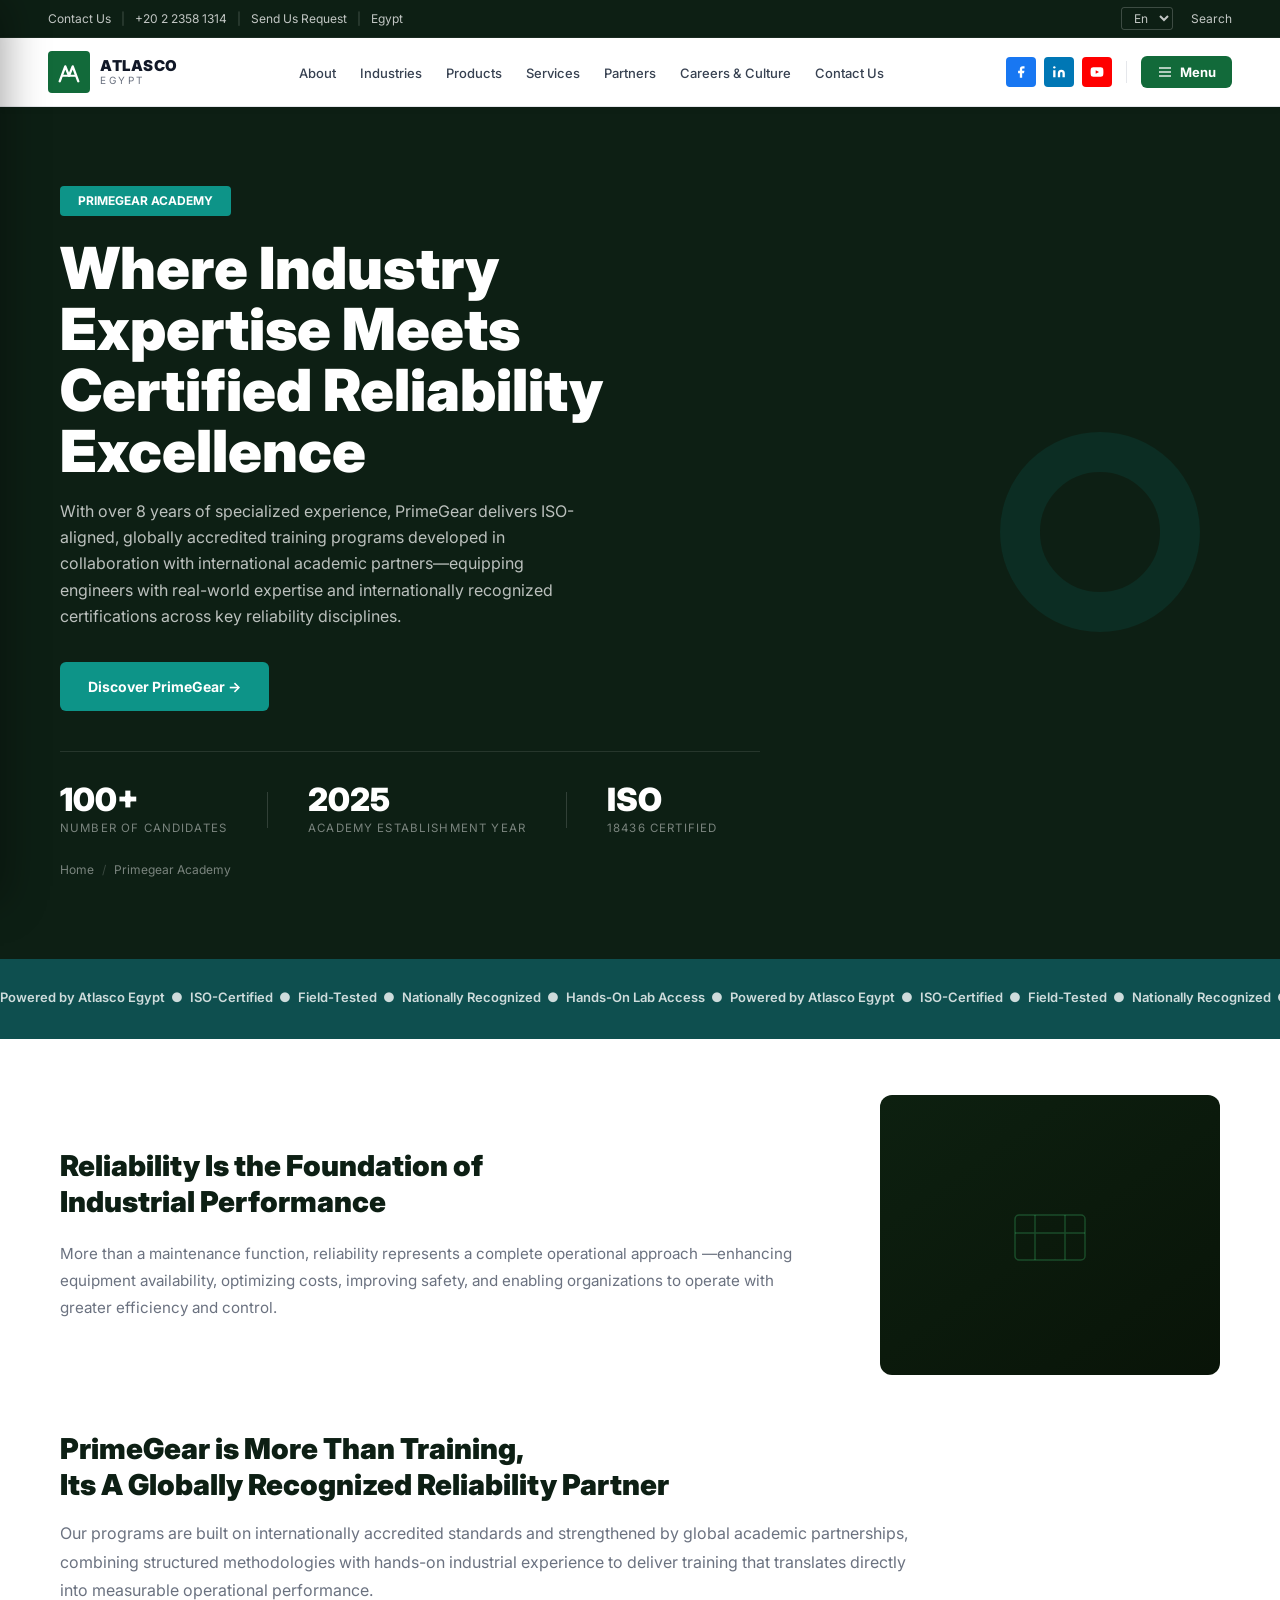
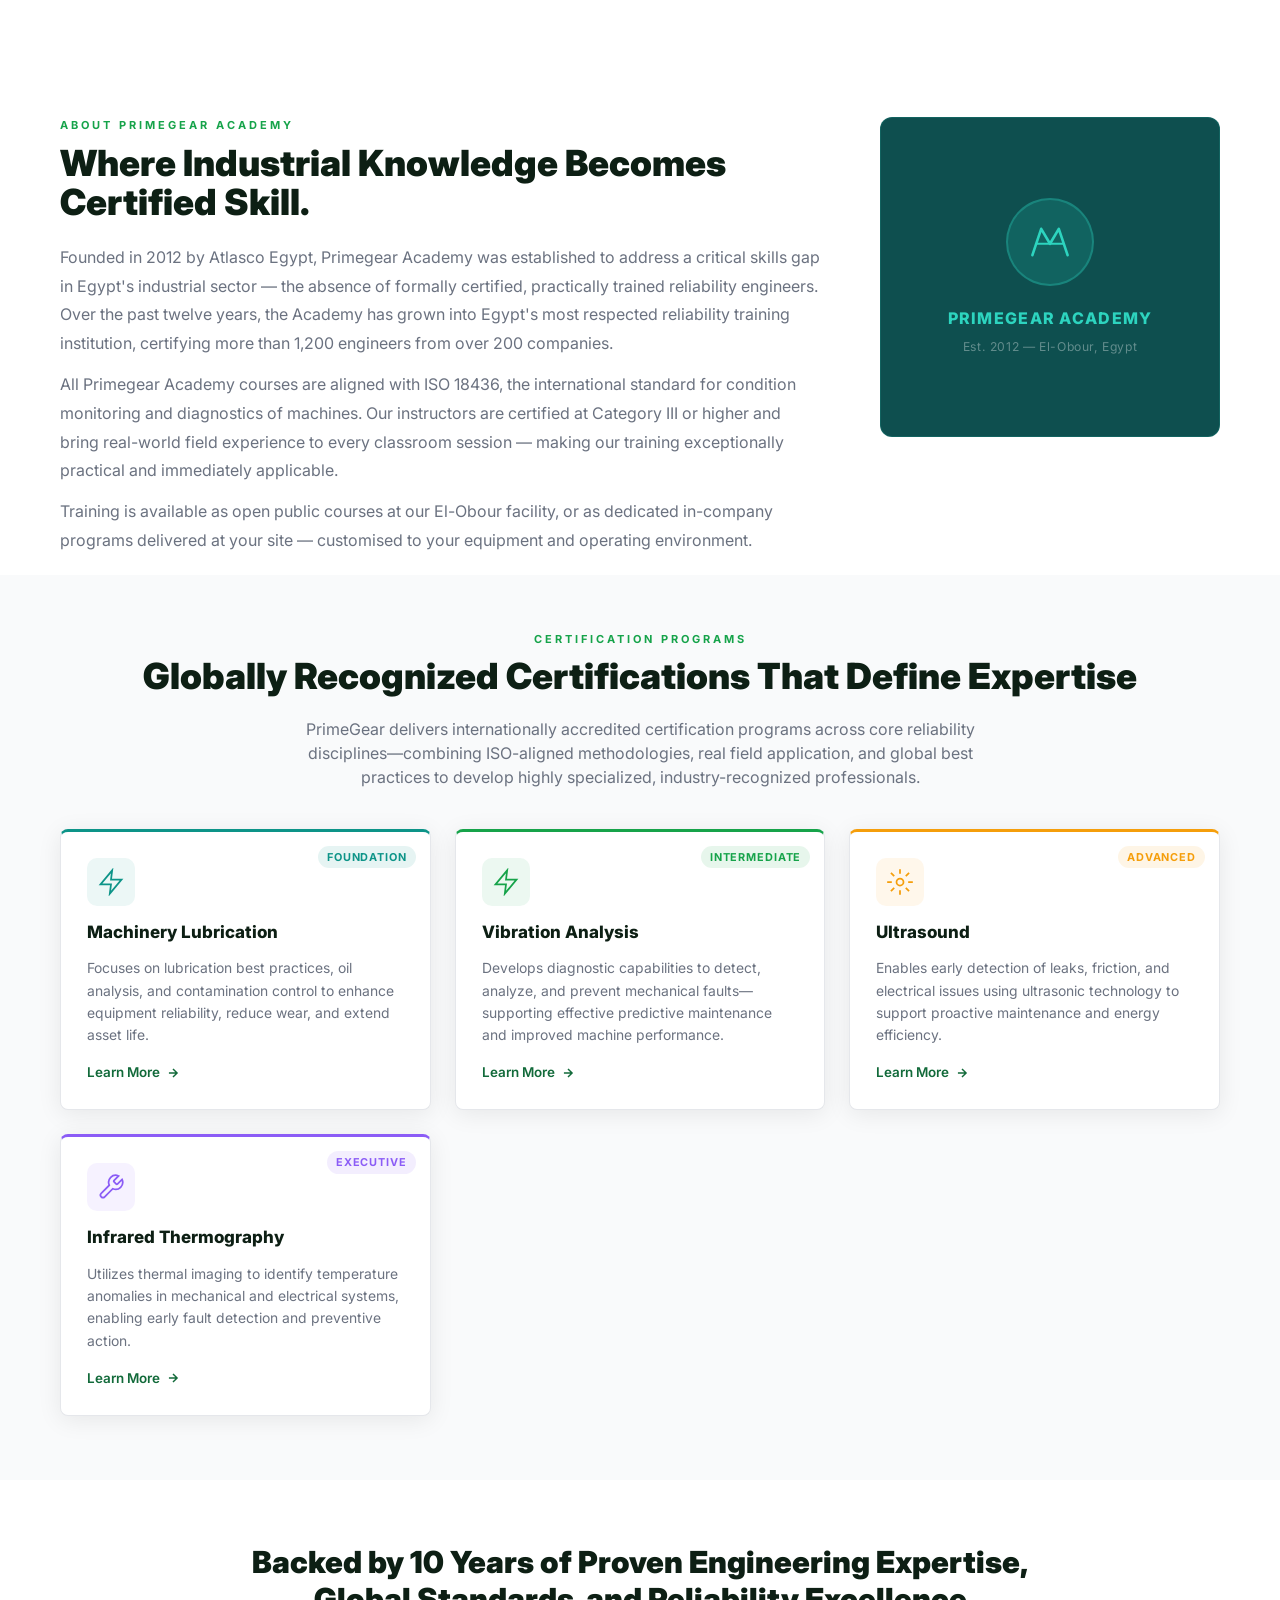
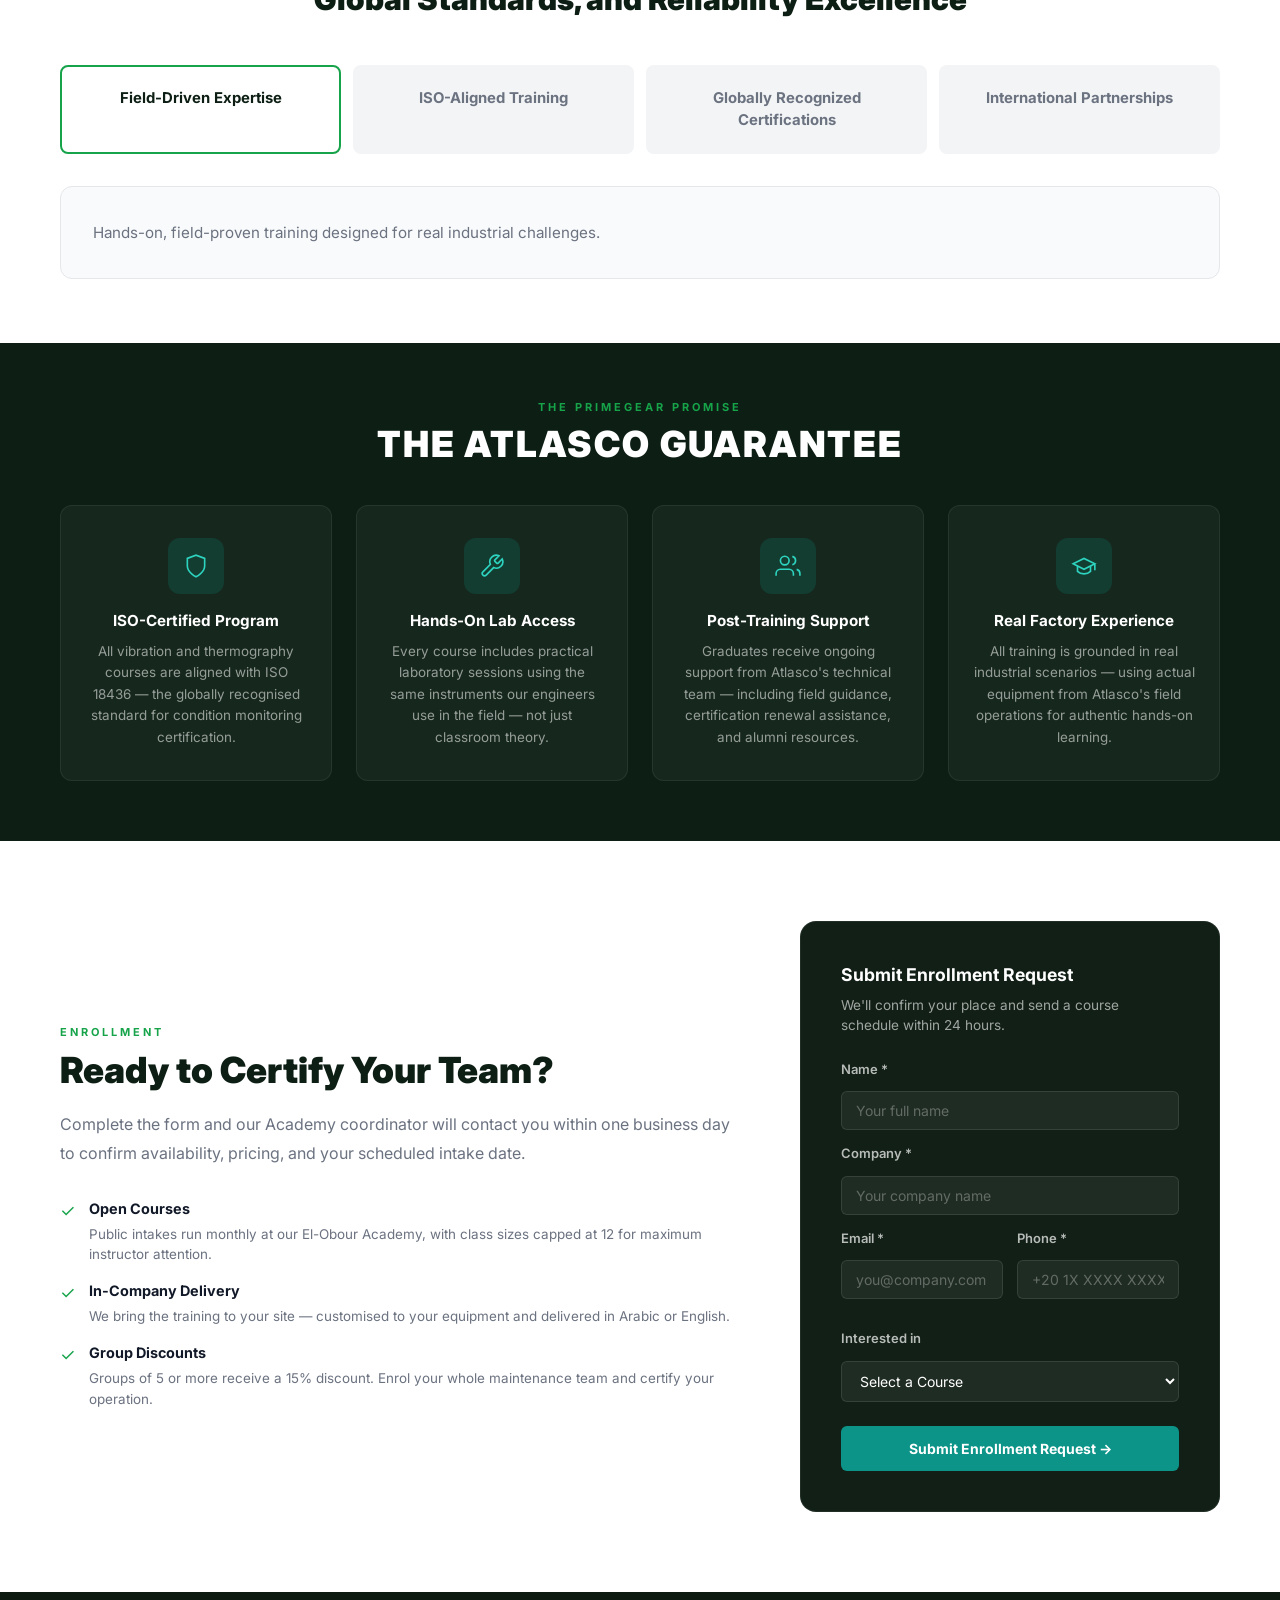
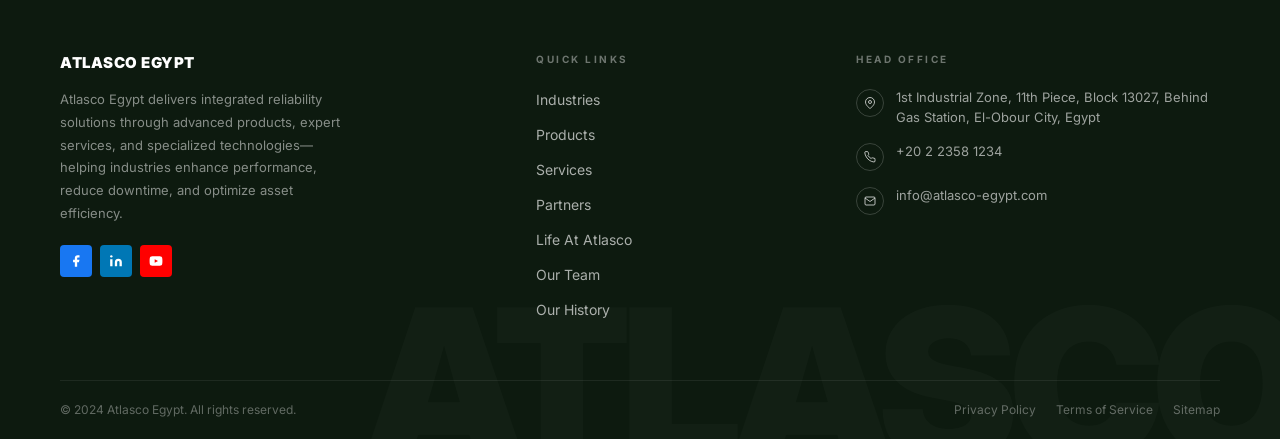
<file: website/primegear.html>
﻿<!DOCTYPE html>
<html lang="en">
<head>
  <meta charset="UTF-8"/><meta name="viewport" content="width=device-width, initial-scale=1.0"/>
  <title>Primegear Academy — Atlasco Egypt</title>
  <link rel="preconnect" href="https://fonts.googleapis.com"/><link rel="preconnect" href="https://fonts.gstatic.com" crossorigin/>
  <link href="https://fonts.googleapis.com/css2?family=Inter:wght@400;500;600;700;800;900&display=swap" rel="stylesheet"/>
  <link rel="stylesheet" href="css/style.css"/>
  <style>
.expertise-tabs { display:grid; grid-template-columns:repeat(4,1fr); gap:12px; }
.expertise-tab { padding:20px 16px; background:var(--c-gray-100); border-radius:8px; cursor:pointer; border:2px solid transparent; transition:all .2s; text-align:center; }
.expertise-tab.active-tab { background:var(--c-white); border-color:var(--c-green-light); }
.expertise-tab:hover { background:var(--c-white); }
  </style>
</head>
<body>
<div class="topbar"><div class="topbar-inner"><div class="topbar-left"><a href="contact.html">Contact Us</a><span class="topbar-sep">|</span><a href="tel:+20223581314">+20 2 2358 1314</a><span class="topbar-sep">|</span><a href="contact.html">Send Us Request</a><span class="topbar-sep">|</span><span>Egypt</span></div><div class="topbar-right"><select class="lang-select"><option>En</option><option>Ar</option></select><a href="#">Search</a></div></div></div>
<nav class="navbar"><div class="navbar-inner"><a href="index.html" class="logo"><div class="logo-icon"><svg viewBox="0 0 28 28" fill="none"><path d="M4 24L10 8L14 18L18 8L24 24" stroke="white" stroke-width="2.5" stroke-linecap="round" stroke-linejoin="round"/><path d="M7 18H21" stroke="white" stroke-width="2" stroke-linecap="round"/></svg></div><div class="logo-text"><strong>ATLASCO</strong><span>EGYPT</span></div></a><ul class="nav-links"><li><a href="about.html">About</a></li><li><a href="industries.html">Industries</a></li><li><a href="products.html">Products</a></li><li><a href="services.html">Services</a></li><li><a href="partners.html">Partners</a></li><li><a href="careers.html">Careers &amp; Culture</a></li><li><a href="contact.html">Contact Us</a></li></ul><div class="nav-right"><a href="#" class="social-icon si-fb"><svg viewBox="0 0 24 24"><path d="M18 2h-3a5 5 0 0 0-5 5v3H7v4h3v8h4v-8h3l1-4h-4V7a1 1 0 0 1 1-1h3z"/></svg></a><a href="#" class="social-icon si-li"><svg viewBox="0 0 24 24"><path d="M16 8a6 6 0 0 1 6 6v7h-4v-7a2 2 0 0 0-4 0v7h-4v-7a6 6 0 0 1 6-6z"/><rect x="2" y="9" width="4" height="12"/><circle cx="4" cy="4" r="2"/></svg></a><a href="#" class="social-icon si-yt"><svg viewBox="0 0 24 24"><path d="M22.54 6.42a2.78 2.78 0 0 0-1.95-1.96C18.88 4 12 4 12 4s-6.88 0-8.59.46a2.78 2.78 0 0 0-1.95 1.96A29 29 0 0 0 1 12a29 29 0 0 0 .46 5.58 2.78 2.78 0 0 0 1.95 1.96C5.12 20 12 20 12 20s6.88 0 8.59-.4a2.78 2.78 0 0 0 1.95-1.95A29 29 0 0 0 23 12a29 29 0 0 0-.46-5.58z"/></svg></a><button class="menu-btn"><svg viewBox="0 0 24 24"><line x1="3" y1="6" x2="21" y2="6"/><line x1="3" y1="12" x2="21" y2="12"/><line x1="3" y1="18" x2="21" y2="18"/></svg>Menu</button></div></div></nav>
<div class="mobile-menu"><button class="mobile-menu-close">&times;</button><a href="about.html">About</a><a href="industries.html">Industries</a><a href="products.html">Products</a><a href="services.html">Services</a><a href="partners.html">Partners</a><a href="careers.html">Careers &amp; Culture</a><a href="contact.html">Contact Us</a></div>

<!-- ACADEMY HERO -->
<section class="academy-hero">
  <div class="page-hero-inner">
    <span class="academy-badge">PRIMEGEAR ACADEMY</span>
    <h1>Where Industry Expertise Meets<br>Certified Reliability Excellence</h1>
    <p>With over 8 years of specialized experience, PrimeGear delivers ISO-aligned, globally accredited training programs developed in collaboration with international academic partners—equipping engineers with real-world expertise and internationally recognized certifications across key reliability disciplines.</p>
    <div style="display:flex;gap:12px;margin-top:28px;flex-wrap:wrap;">
      <a href="#enroll" class="btn btn-teal">Discover PrimeGear &rarr;</a>
    </div>
    <div style="display:flex;align-items:center;gap:40px;margin-top:40px;padding-top:32px;border-top:1px solid rgba(255,255,255,.1);">
      <div>
        <div style="font-size:2rem;font-weight:900;color:var(--c-white);line-height:1;">100+</div>
        <div style="font-size:.72rem;color:rgba(255,255,255,.45);text-transform:uppercase;letter-spacing:.1em;margin-top:4px;">Number Of Candidates</div>
      </div>
      <div style="width:1px;height:36px;background:rgba(255,255,255,.15);"></div>
      <div>
        <div style="font-size:2rem;font-weight:900;color:var(--c-white);line-height:1;">2025</div>
        <div style="font-size:.72rem;color:rgba(255,255,255,.45);text-transform:uppercase;letter-spacing:.1em;margin-top:4px;">Academy Establishment Year</div>
      </div>
      <div style="width:1px;height:36px;background:rgba(255,255,255,.15);"></div>
      <div>
        <div style="font-size:2rem;font-weight:900;color:var(--c-white);line-height:1;">ISO</div>
        <div style="font-size:.72rem;color:rgba(255,255,255,.45);text-transform:uppercase;letter-spacing:.1em;margin-top:4px;">18436 Certified</div>
      </div>
    </div>
    <div class="breadcrumb" style="margin-top:24px;"><a href="index.html">Home</a><span class="bsep">/</span><span>Primegear Academy</span></div>
  </div>
</section>

<!-- STATS MARQUEE -->
<div class="marquee-bar">
  <div class="marquee">
    <span>Powered by Atlasco Egypt &nbsp;&#9679;&nbsp;</span>
    <span>ISO-Certified &nbsp;&#9679;&nbsp;</span>
    <span>Field-Tested &nbsp;&#9679;&nbsp;</span>
    <span>Nationally Recognized &nbsp;&#9679;&nbsp;</span>
    <span>Hands-On Lab Access &nbsp;&#9679;&nbsp;</span>
    <span>Powered by Atlasco Egypt &nbsp;&#9679;&nbsp;</span>
    <span>ISO-Certified &nbsp;&#9679;&nbsp;</span>
    <span>Field-Tested &nbsp;&#9679;&nbsp;</span>
    <span>Nationally Recognized &nbsp;&#9679;&nbsp;</span>
    <span>Hands-On Lab Access &nbsp;&#9679;&nbsp;</span>
  </div>
</div>

<!-- RELIABILITY FOUNDATION -->
<section style="padding:56px 60px;background:var(--c-white);">
  <div style="display:grid;grid-template-columns:1fr 340px;gap:60px;align-items:center;">
    <div>
      <h2 style="font-size:1.8rem;font-weight:900;color:var(--c-dark);margin:0 0 20px;line-height:1.25;">Reliability Is the Foundation of<br>Industrial Performance</h2>
      <p style="color:var(--c-text-muted);line-height:1.8;font-size:.95rem;">More than a maintenance function, reliability represents a complete operational approach —enhancing equipment availability, optimizing costs, improving safety, and enabling organizations to operate with greater efficiency and control.</p>
    </div>
    <div style="height:280px;background:linear-gradient(145deg,#0d2010,#091408);border-radius:12px;display:flex;align-items:center;justify-content:center;">
      <svg viewBox="0 0 80 60" width="80" height="60" fill="none" stroke="rgba(74,222,128,.25)" stroke-width="1.5"><rect x="5" y="10" width="70" height="45" rx="4"/><path d="M5 28h70M25 10v45M55 10v45"/></svg>
    </div>
  </div>
</section>

<!-- GLOBALLY RECOGNIZED PARTNER -->
<section style="padding:0 60px 56px;background:var(--c-white);">
  <h2 style="font-size:1.8rem;font-weight:900;color:var(--c-dark);margin:0 0 16px;line-height:1.25;">PrimeGear is More Than Training,<br>Its A Globally Recognized Reliability Partner</h2>
  <p style="color:var(--c-text-muted);line-height:1.8;max-width:860px;">Our programs are built on internationally accredited standards and strengthened by global academic partnerships, combining structured methodologies with hands-on industrial experience to deliver training that translates directly into measurable operational performance.</p>
</section>

<!-- ABOUT ACADEMY -->
<section style="padding:56px 60px 20px;">
  <div style="display:grid;grid-template-columns:1fr 340px;gap:60px;align-items:start;">
    <div>
      <span class="section-label">ABOUT PRIMEGEAR ACADEMY</span>
      <h2 class="section-title">Where Industrial Knowledge Becomes Certified Skill.</h2>
      <p style="color:var(--c-text-muted);line-height:1.8;margin-top:16px;">Founded in 2012 by Atlasco Egypt, Primegear Academy was established to address a critical skills gap in Egypt's industrial sector — the absence of formally certified, practically trained reliability engineers. Over the past twelve years, the Academy has grown into Egypt's most respected reliability training institution, certifying more than 1,200 engineers from over 200 companies.</p>
      <p style="color:var(--c-text-muted);line-height:1.8;margin-top:12px;">All Primegear Academy courses are aligned with ISO 18436, the international standard for condition monitoring and diagnostics of machines. Our instructors are certified at Category III or higher and bring real-world field experience to every classroom session — making our training exceptionally practical and immediately applicable.</p>
      <p style="color:var(--c-text-muted);line-height:1.8;margin-top:12px;">Training is available as open public courses at our El-Obour facility, or as dedicated in-company programs delivered at your site — customised to your equipment and operating environment.</p>
    </div>
    <div style="background:var(--c-teal-dark);border:1px solid rgba(45,212,191,.15);border-radius:12px;display:flex;flex-direction:column;align-items:center;justify-content:center;min-height:320px;padding:40px;text-align:center;">
      <div style="width:88px;height:88px;background:rgba(45,212,191,.15);border-radius:50%;display:flex;align-items:center;justify-content:center;margin-bottom:20px;border:2px solid rgba(45,212,191,.3);">
        <svg viewBox="0 0 50 40" fill="none" width="44" height="36"><path d="M5 35L15 5L25 22L35 5L45 35" stroke="#2dd4bf" stroke-width="3" stroke-linecap="round" stroke-linejoin="round"/><path d="M10 22H40" stroke="#2dd4bf" stroke-width="2.5" stroke-linecap="round"/></svg>
      </div>
      <div style="color:#2dd4bf;font-weight:800;font-size:1rem;letter-spacing:.08em;text-transform:uppercase;">Primegear Academy</div>
      <div style="color:rgba(255,255,255,.35);font-size:.76rem;margin-top:8px;letter-spacing:.05em;">Est. 2012 &mdash; El-Obour, Egypt</div>
    </div>
  </div>
</section>

<!-- COURSES -->
<section id="courses" style="padding:56px 60px 64px;background:var(--c-gray-50);">
  <div style="text-align:center;margin-bottom:40px;">
    <span class="section-label">CERTIFICATION PROGRAMS</span>
    <h2 class="section-title" style="margin-top:8px;">Globally Recognized Certifications That Define Expertise</h2>
    <p style="color:var(--c-text-muted);margin-top:12px;max-width:700px;margin-left:auto;margin-right:auto;">PrimeGear delivers internationally accredited certification programs across core reliability disciplines—combining ISO-aligned methodologies, real field application, and global best practices to develop highly specialized, industry-recognized professionals.</p>
  </div>
  <div class="courses-grid">

    <div class="course-card foundation">
      <div class="course-level lv-foundation">Foundation</div>
      <div class="course-icon">
        <svg viewBox="0 0 24 24" width="28" height="28" fill="none" stroke="currentColor" stroke-width="1.5"><path d="M13 2L3 14h9l-1 8 10-12h-9l1-8z"/></svg>
      </div>
      <h3>Machinery Lubrication</h3>
      <p style="color:var(--c-text-muted);font-size:.87rem;line-height:1.6;margin:12px 0;">Focuses on lubrication best practices, oil analysis, and contamination control to enhance equipment reliability, reduce wear, and extend asset life.</p>
      <a href="#enroll" style="display:inline-flex;align-items:center;gap:6px;font-size:.84rem;font-weight:600;color:var(--c-green);text-decoration:none;margin-top:4px;">Learn More <svg viewBox="0 0 24 24" width="14" height="14" fill="none" stroke="currentColor" stroke-width="2.5"><path d="M5 12h14M12 5l7 7-7 7"/></svg></a>
    </div>

    <div class="course-card intermediate">
      <div class="course-level lv-intermediate">Intermediate</div>
      <div class="course-icon">
        <svg viewBox="0 0 24 24" width="28" height="28" fill="none" stroke="currentColor" stroke-width="1.5"><path d="M13 2L3 14h9l-1 8 10-12h-9l1-8z"/></svg>
      </div>
      <h3>Vibration Analysis</h3>
      <p style="color:var(--c-text-muted);font-size:.87rem;line-height:1.6;margin:12px 0;">Develops diagnostic capabilities to detect, analyze, and prevent mechanical faults—supporting effective predictive maintenance and improved machine performance.</p>
      <a href="#enroll" style="display:inline-flex;align-items:center;gap:6px;font-size:.84rem;font-weight:600;color:var(--c-green);text-decoration:none;margin-top:4px;">Learn More <svg viewBox="0 0 24 24" width="14" height="14" fill="none" stroke="currentColor" stroke-width="2.5"><path d="M5 12h14M12 5l7 7-7 7"/></svg></a>
    </div>

    <div class="course-card advanced">
      <div class="course-level lv-advanced">Advanced</div>
      <div class="course-icon">
        <svg viewBox="0 0 24 24" width="28" height="28" fill="none" stroke="currentColor" stroke-width="1.5"><circle cx="12" cy="12" r="3"/><path d="M12 1v4M12 19v4M4.22 4.22l2.83 2.83M16.95 16.95l2.83 2.83M1 12h4M19 12h4M4.22 19.78l2.83-2.83M16.95 7.05l2.83-2.83"/></svg>
      </div>
      <h3>Ultrasound</h3>
      <p style="color:var(--c-text-muted);font-size:.87rem;line-height:1.6;margin:12px 0;">Enables early detection of leaks, friction, and electrical issues using ultrasonic technology to support proactive maintenance and energy efficiency.</p>
      <a href="#enroll" style="display:inline-flex;align-items:center;gap:6px;font-size:.84rem;font-weight:600;color:var(--c-green);text-decoration:none;margin-top:4px;">Learn More <svg viewBox="0 0 24 24" width="14" height="14" fill="none" stroke="currentColor" stroke-width="2.5"><path d="M5 12h14M12 5l7 7-7 7"/></svg></a>
    </div>

    <div class="course-card executive">
      <div class="course-level lv-executive">Executive</div>
      <div class="course-icon">
        <svg viewBox="0 0 24 24" width="28" height="28" fill="none" stroke="currentColor" stroke-width="1.5"><path d="M14.7 6.3a1 1 0 0 0 0 1.4l1.6 1.6a1 1 0 0 0 1.4 0l3.77-3.77a6 6 0 0 1-7.94 7.94l-6.91 6.91a2.12 2.12 0 0 1-3-3l6.91-6.91a6 6 0 0 1 7.94-7.94l-3.76 3.76z"/></svg>
      </div>
      <h3>Infrared Thermography</h3>
      <p style="color:var(--c-text-muted);font-size:.87rem;line-height:1.6;margin:12px 0;">Utilizes thermal imaging to identify temperature anomalies in mechanical and electrical systems, enabling early fault detection and preventive action.</p>
      <a href="#enroll" style="display:inline-flex;align-items:center;gap:6px;font-size:.84rem;font-weight:600;color:var(--c-green);text-decoration:none;margin-top:4px;">Learn More <svg viewBox="0 0 24 24" width="14" height="14" fill="none" stroke="currentColor" stroke-width="2.5"><path d="M5 12h14M12 5l7 7-7 7"/></svg></a>
    </div>

  </div>
</section>

<!-- 10 YEARS EXPERTISE -->
<section style="padding:64px 60px;background:var(--c-white);">
  <div style="text-align:center;margin-bottom:48px;">
    <h2 style="font-size:1.9rem;font-weight:900;color:var(--c-dark);line-height:1.2;margin:0 0 16px;">Backed by 10 Years of Proven Engineering Expertise,<br>Global Standards, and Reliability Excellence</h2>
  </div>
  <div class="expertise-tabs">
    <div class="expertise-tab active-tab" data-tab="field">
      <div style="font-size:.93rem;font-weight:700;color:var(--c-dark);">Field-Driven Expertise</div>
    </div>
    <div class="expertise-tab" data-tab="iso">
      <div style="font-size:.93rem;font-weight:700;color:var(--c-gray-500);">ISO-Aligned Training</div>
    </div>
    <div class="expertise-tab" data-tab="global">
      <div style="font-size:.93rem;font-weight:700;color:var(--c-gray-500);">Globally Recognized Certifications</div>
    </div>
    <div class="expertise-tab" data-tab="intl">
      <div style="font-size:.93rem;font-weight:700;color:var(--c-gray-500);">International Partnerships</div>
    </div>
  </div>
  <div style="margin-top:32px;padding:32px;background:var(--c-gray-50);border-radius:12px;border:1px solid var(--c-gray-200);">
    <div class="expertise-panel" id="panel-field" style="display:block;">
      <p style="color:var(--c-text-muted);line-height:1.8;font-size:.95rem;">Hands-on, field-proven training designed for real industrial challenges.</p>
    </div>
    <div class="expertise-panel" id="panel-iso" style="display:none;">
      <p style="color:var(--c-text-muted);line-height:1.8;font-size:.95rem;">ISO-aligned programs delivering consistency, quality, and global best practices.</p>
    </div>
    <div class="expertise-panel" id="panel-global" style="display:none;">
      <p style="color:var(--c-text-muted);line-height:1.8;font-size:.95rem;">Internationally recognized credentials that elevate expertise and credibility.</p>
    </div>
    <div class="expertise-panel" id="panel-intl" style="display:none;">
      <p style="color:var(--c-text-muted);line-height:1.8;font-size:.95rem;">Developed with leading global partners to deliver world-class knowledge.</p>
    </div>
  </div>
</section>

<!-- GUARANTEE GRID -->
<section style="padding:56px 60px 60px;background:var(--c-dark);">
  <div style="text-align:center;margin-bottom:40px;">
    <span class="section-label">The Primegear Promise</span>
    <h2 class="section-title white" style="margin-top:8px;letter-spacing:.05em;text-transform:uppercase;">The Atlasco Guarantee</h2>
  </div>
  <div class="guarantee-grid">

    <div style="text-align:center;padding:32px 24px;background:rgba(255,255,255,.04);border:1px solid rgba(255,255,255,.07);border-radius:12px;">
      <div style="width:56px;height:56px;background:rgba(13,148,136,.2);border-radius:12px;display:flex;align-items:center;justify-content:center;margin:0 auto 16px;">
        <svg viewBox="0 0 24 24" width="26" height="26" fill="none" stroke="#2dd4bf" stroke-width="1.5"><path d="M12 22s8-4 8-10V5l-8-3-8 3v7c0 6 8 10 8 10z"/></svg>
      </div>
      <h4 style="margin:0 0 8px;font-size:.95rem;color:var(--c-white);">ISO-Certified Program</h4>
      <p style="color:rgba(255,255,255,.55);font-size:.84rem;line-height:1.6;margin:0;">All vibration and thermography courses are aligned with ISO 18436 — the globally recognised standard for condition monitoring certification.</p>
    </div>

    <div style="text-align:center;padding:32px 24px;background:rgba(255,255,255,.04);border:1px solid rgba(255,255,255,.07);border-radius:12px;">
      <div style="width:56px;height:56px;background:rgba(13,148,136,.2);border-radius:12px;display:flex;align-items:center;justify-content:center;margin:0 auto 16px;">
        <svg viewBox="0 0 24 24" width="26" height="26" fill="none" stroke="#2dd4bf" stroke-width="1.5"><path d="M14.7 6.3a1 1 0 0 0 0 1.4l1.6 1.6a1 1 0 0 0 1.4 0l3.77-3.77a6 6 0 0 1-7.94 7.94l-6.91 6.91a2.12 2.12 0 0 1-3-3l6.91-6.91a6 6 0 0 1 7.94-7.94l-3.76 3.76z"/></svg>
      </div>
      <h4 style="margin:0 0 8px;font-size:.95rem;color:var(--c-white);">Hands-On Lab Access</h4>
      <p style="color:rgba(255,255,255,.55);font-size:.84rem;line-height:1.6;margin:0;">Every course includes practical laboratory sessions using the same instruments our engineers use in the field — not just classroom theory.</p>
    </div>

    <div style="text-align:center;padding:32px 24px;background:rgba(255,255,255,.04);border:1px solid rgba(255,255,255,.07);border-radius:12px;">
      <div style="width:56px;height:56px;background:rgba(13,148,136,.2);border-radius:12px;display:flex;align-items:center;justify-content:center;margin:0 auto 16px;">
        <svg viewBox="0 0 24 24" width="26" height="26" fill="none" stroke="#2dd4bf" stroke-width="1.5"><path d="M17 21v-2a4 4 0 0 0-4-4H5a4 4 0 0 0-4 4v2"/><circle cx="9" cy="7" r="4"/><path d="M23 21v-2a4 4 0 0 0-3-3.87"/><path d="M16 3.13a4 4 0 0 1 0 7.75"/></svg>
      </div>
      <h4 style="margin:0 0 8px;font-size:.95rem;color:var(--c-white);">Post-Training Support</h4>
      <p style="color:rgba(255,255,255,.55);font-size:.84rem;line-height:1.6;margin:0;">Graduates receive ongoing support from Atlasco's technical team — including field guidance, certification renewal assistance, and alumni resources.</p>
    </div>

    <div style="text-align:center;padding:32px 24px;background:rgba(255,255,255,.04);border:1px solid rgba(255,255,255,.07);border-radius:12px;">
      <div style="width:56px;height:56px;background:rgba(13,148,136,.2);border-radius:12px;display:flex;align-items:center;justify-content:center;margin:0 auto 16px;">
        <svg viewBox="0 0 24 24" width="26" height="26" fill="none" stroke="#2dd4bf" stroke-width="1.5"><path d="M22 10v6M2 10l10-5 10 5-10 5z"/><path d="M6 12v5c3 3 9 3 12 0v-5"/></svg>
      </div>
      <h4 style="margin:0 0 8px;font-size:.95rem;color:var(--c-white);">Real Factory Experience</h4>
      <p style="color:rgba(255,255,255,.55);font-size:.84rem;line-height:1.6;margin:0;">All training is grounded in real industrial scenarios — using actual equipment from Atlasco's field operations for authentic hands-on learning.</p>
    </div>

  </div>
</section>

<!-- ENROLLMENT FORM -->
<section id="enroll" class="enrollment-section">
  <div>
    <span class="section-label">ENROLLMENT</span>
    <h2 class="section-title">Ready to Certify Your Team?</h2>
    <p style="color:var(--c-text-muted);line-height:1.8;margin-top:12px;">Complete the form and our Academy coordinator will contact you within one business day to confirm availability, pricing, and your scheduled intake date.</p>
    <div style="display:flex;flex-direction:column;gap:14px;margin-top:28px;">
      <div style="display:flex;align-items:flex-start;gap:14px;">
        <span style="color:var(--c-green-light);font-size:1.1rem;margin-top:2px;">&#10003;</span>
        <div><strong style="font-size:.9rem;">Open Courses</strong><p style="color:var(--c-text-muted);font-size:.84rem;margin:4px 0 0;line-height:1.5;">Public intakes run monthly at our El-Obour Academy, with class sizes capped at 12 for maximum instructor attention.</p></div>
      </div>
      <div style="display:flex;align-items:flex-start;gap:14px;">
        <span style="color:var(--c-green-light);font-size:1.1rem;margin-top:2px;">&#10003;</span>
        <div><strong style="font-size:.9rem;">In-Company Delivery</strong><p style="color:var(--c-text-muted);font-size:.84rem;margin:4px 0 0;line-height:1.5;">We bring the training to your site — customised to your equipment and delivered in Arabic or English.</p></div>
      </div>
      <div style="display:flex;align-items:flex-start;gap:14px;">
        <span style="color:var(--c-green-light);font-size:1.1rem;margin-top:2px;">&#10003;</span>
        <div><strong style="font-size:.9rem;">Group Discounts</strong><p style="color:var(--c-text-muted);font-size:.84rem;margin:4px 0 0;line-height:1.5;">Groups of 5 or more receive a 15% discount. Enrol your whole maintenance team and certify your operation.</p></div>
      </div>
    </div>
  </div>
  <div style="background:var(--c-nav);border:1px solid rgba(255,255,255,.07);border-radius:16px;padding:40px;">
    <h3 style="margin:0 0 6px;font-size:1.1rem;color:var(--c-white);">Submit Enrollment Request</h3>
    <p style="color:rgba(255,255,255,.6);font-size:.85rem;margin:0 0 24px;">We'll confirm your place and send a course schedule within 24 hours.</p>
    <form id="enrollForm">
      <div class="form-group" style="margin-bottom:14px;">
        <label class="form-label">Name *</label>
        <input type="text" class="form-input" placeholder="Your full name" required/>
      </div>
      <div class="form-group" style="margin-bottom:14px;">
        <label class="form-label">Company *</label>
        <input type="text" class="form-input" placeholder="Your company name" required/>
      </div>
      <div style="display:grid;grid-template-columns:1fr 1fr;gap:14px;margin-bottom:14px;">
        <div class="form-group">
          <label class="form-label">Email *</label>
          <input type="email" class="form-input" placeholder="you@company.com" required/>
        </div>
        <div class="form-group">
          <label class="form-label">Phone *</label>
          <input type="tel" class="form-input" placeholder="+20 1X XXXX XXXX" required/>
        </div>
      </div>
      <div class="form-group" style="margin-bottom:24px;">
        <label class="form-label">Interested in</label>
        <select class="form-input">
          <option value="">Select a Course</option>
          <option>Machinery Lubrication</option>
          <option>Vibration Analysis</option>
          <option>Ultrasound</option>
          <option>Infrared Thermography</option>
          <option>Multiple Courses (Group)</option>
        </select>
      </div>
      <button type="submit" class="submit-btn" style="background:var(--c-teal);">Submit Enrollment Request &rarr;</button>
    </form>
  </div>
</section>

<!-- FOOTER -->
<footer class="footer"><div class="footer-wm">ATLASCO</div><div class="footer-grid"><div class="footer-brand"><h3>ATLASCO EGYPT</h3><p>Atlasco Egypt delivers integrated reliability solutions through advanced products, expert services, and specialized technologies—helping industries enhance performance, reduce downtime, and optimize asset efficiency.</p><div class="footer-socials"><a href="#" class="social-icon si-fb"><svg viewBox="0 0 24 24"><path d="M18 2h-3a5 5 0 0 0-5 5v3H7v4h3v8h4v-8h3l1-4h-4V7a1 1 0 0 1 1-1h3z"/></svg></a><a href="#" class="social-icon si-li"><svg viewBox="0 0 24 24"><path d="M16 8a6 6 0 0 1 6 6v7h-4v-7a2 2 0 0 0-4 0v7h-4v-7a6 6 0 0 1 6-6z"/><rect x="2" y="9" width="4" height="12"/><circle cx="4" cy="4" r="2"/></svg></a><a href="#" class="social-icon si-yt"><svg viewBox="0 0 24 24"><path d="M22.54 6.42a2.78 2.78 0 0 0-1.95-1.96C18.88 4 12 4 12 4s-6.88 0-8.59.46a2.78 2.78 0 0 0-1.95 1.96A29 29 0 0 0 1 12a29 29 0 0 0 .46 5.58 2.78 2.78 0 0 0 1.95 1.96C5.12 20 12 20 12 20s6.88 0 8.59-.4a2.78 2.78 0 0 0 1.95-1.95A29 29 0 0 0 23 12a29 29 0 0 0-.46-5.58z"/></svg></a></div></div><div><h4 class="footer-col">Quick Links</h4><ul class="footer-links"><li><a href="industries.html">Industries</a></li><li><a href="products.html">Products</a></li><li><a href="services.html">Services</a></li><li><a href="partners.html">Partners</a></li><li><a href="careers.html">Life At Atlasco</a></li><li><a href="team.html">Our Team</a></li><li><a href="history.html">Our History</a></li></ul></div><div><h4 class="footer-col">Head Office</h4><div class="footer-contact-item"><div class="fci-icon"><svg viewBox="0 0 24 24"><path d="M21 10c0 7-9 13-9 13s-9-6-9-13a9 9 0 0 1 18 0z"/><circle cx="12" cy="10" r="3"/></svg></div><p>1st Industrial Zone, 11th Piece, Block 13027, Behind Gas Station, El-Obour City, Egypt</p></div><div class="footer-contact-item"><div class="fci-icon"><svg viewBox="0 0 24 24"><path d="M22 16.92v3a2 2 0 0 1-2.18 2 19.79 19.79 0 0 1-8.63-3.07A19.5 19.5 0 0 1 4.69 12 19.79 19.79 0 0 1 1.61 3.4 2 2 0 0 1 3.58 1.21h3a2 2 0 0 1 2 1.72c.127.96.361 1.903.7 2.81a2 2 0 0 1-.45 2.11L7.91 8.76a16 16 0 0 0 6.29 6.29l.96-.88a2 2 0 0 1 2.11-.45c.907.339 1.85.573 2.81.7A2 2 0 0 1 22 16.92z"/></svg></div><p>+20 2 2358 1234</p></div><div class="footer-contact-item"><div class="fci-icon"><svg viewBox="0 0 24 24"><path d="M4 4h16c1.1 0 2 .9 2 2v12c0 1.1-.9 2-2 2H4c-1.1 0-2-.9-2-2V6c0-1.1.9-2 2-2z"/><polyline points="22,6 12,13 2,6"/></svg></div><p>info@atlasco-egypt.com</p></div></div></div><div class="footer-bottom"><p>&copy; 2024 Atlasco Egypt. All rights reserved.</p><div class="footer-bottom-links"><a href="#">Privacy Policy</a><a href="#">Terms of Service</a><a href="#">Sitemap</a></div></div></footer>
<script>
document.querySelectorAll('.expertise-tab').forEach(function(tab) {
  tab.addEventListener('click', function() {
    document.querySelectorAll('.expertise-tab').forEach(function(t) { t.classList.remove('active-tab'); t.querySelector('div').style.color = 'var(--c-gray-500)'; });
    document.querySelectorAll('.expertise-panel').forEach(function(p) { p.style.display = 'none'; });
    tab.classList.add('active-tab');
    tab.querySelector('div').style.color = 'var(--c-dark)';
    document.getElementById('panel-' + tab.dataset.tab).style.display = 'block';
  });
});
</script>
<script src="js/main.js"></script>
</body>
</html>
</file>
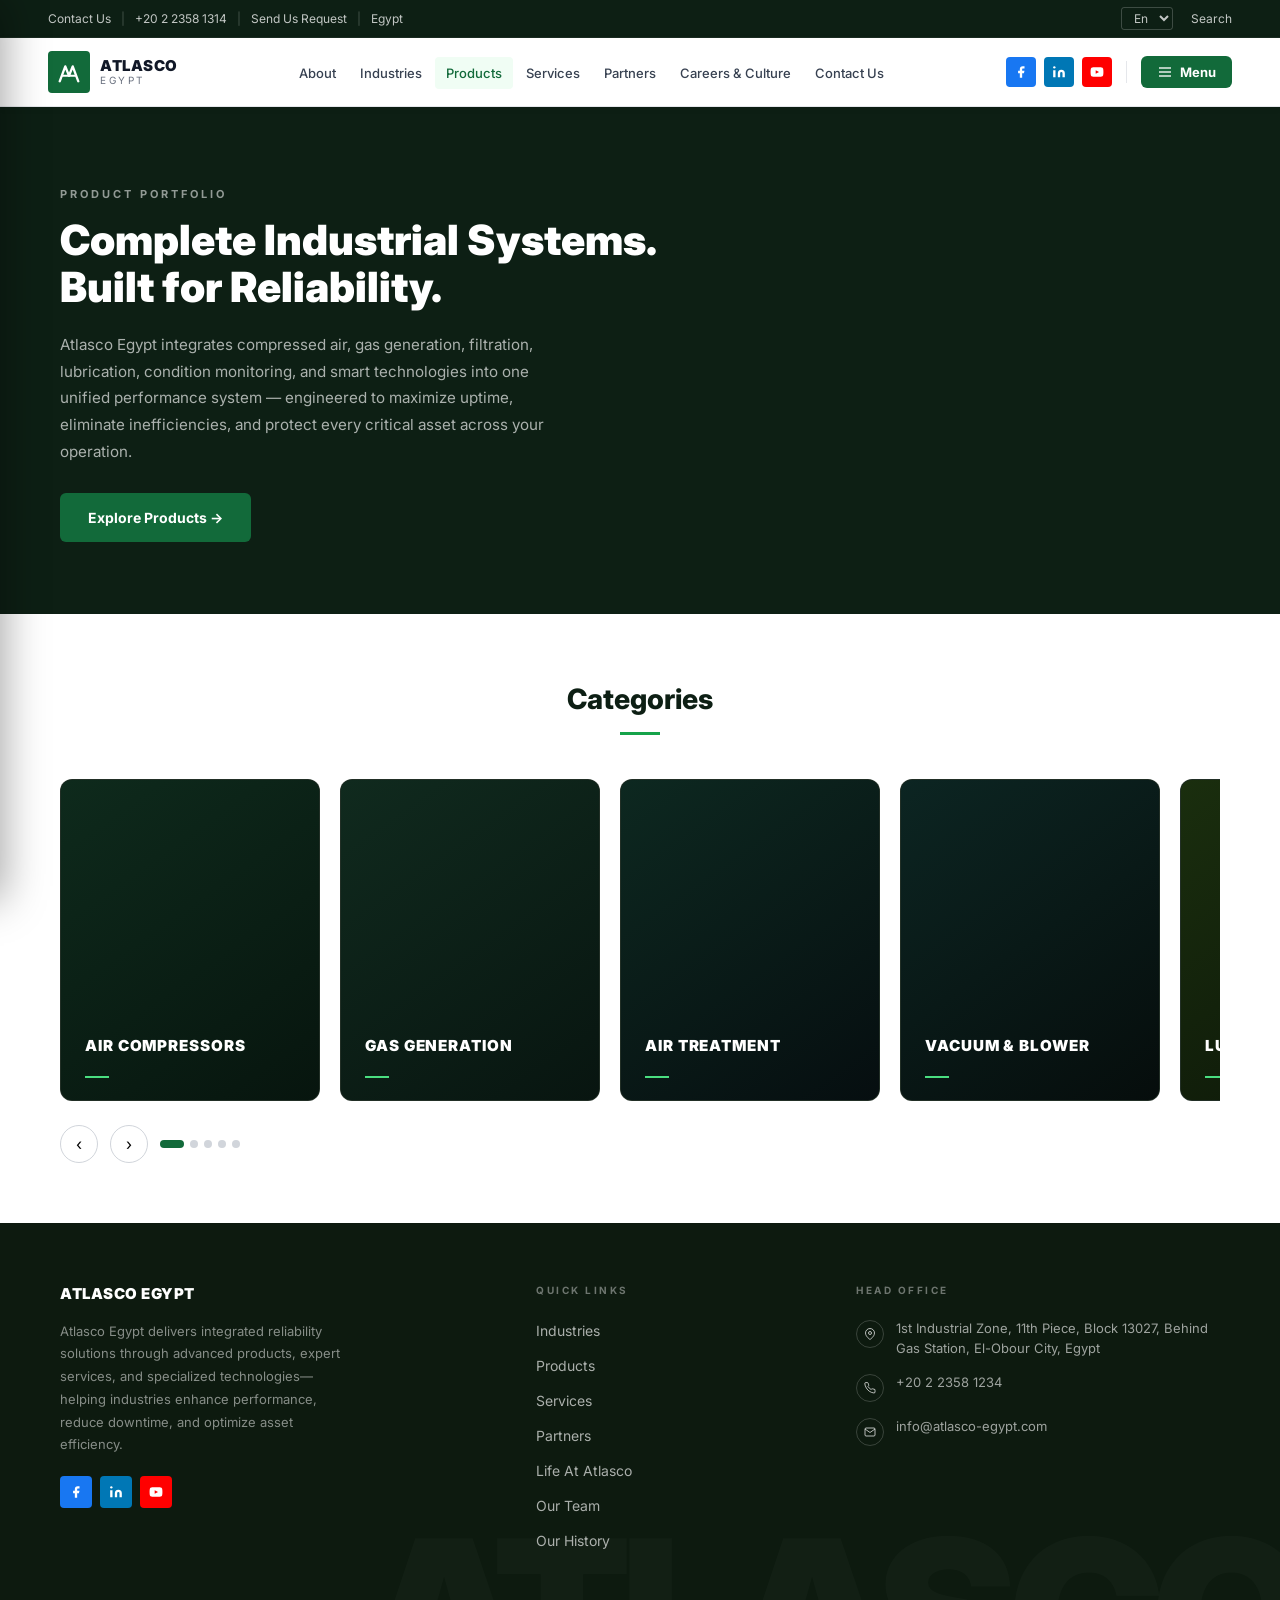
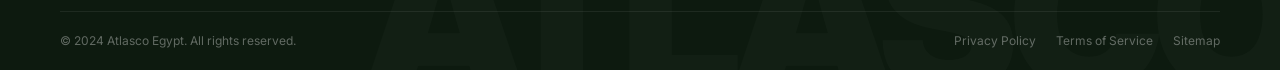
<file: website/products.html>
﻿<!DOCTYPE html>
<html lang="en">
<head>
  <meta charset="UTF-8"/><meta name="viewport" content="width=device-width, initial-scale=1.0"/>
  <title>Products — Atlasco Egypt</title>
  <link rel="preconnect" href="https://fonts.googleapis.com"/><link rel="preconnect" href="https://fonts.gstatic.com" crossorigin/>
  <link href="https://fonts.googleapis.com/css2?family=Inter:wght@400;500;600;700;800;900&display=swap" rel="stylesheet"/>
  <link rel="stylesheet" href="css/style.css"/>
</head>
<body>
<div class="topbar"><div class="topbar-inner"><div class="topbar-left"><a href="contact.html">Contact Us</a><span class="topbar-sep">|</span><a href="tel:+20223581314">+20 2 2358 1314</a><span class="topbar-sep">|</span><a href="contact.html">Send Us Request</a><span class="topbar-sep">|</span><span>Egypt</span></div><div class="topbar-right"><select class="lang-select"><option>En</option><option>Ar</option></select><a href="#">Search</a></div></div></div>
<nav class="navbar"><div class="navbar-inner"><a href="index.html" class="logo"><div class="logo-icon"><svg viewBox="0 0 28 28" fill="none"><path d="M4 24L10 8L14 18L18 8L24 24" stroke="white" stroke-width="2.5" stroke-linecap="round" stroke-linejoin="round"/><path d="M7 18H21" stroke="white" stroke-width="2" stroke-linecap="round"/></svg></div><div class="logo-text"><strong>ATLASCO</strong><span>EGYPT</span></div></a><ul class="nav-links"><li><a href="about.html">About</a></li><li><a href="industries.html">Industries</a></li><li><a href="products.html" class="active">Products</a></li><li><a href="services.html">Services</a></li><li><a href="partners.html">Partners</a></li><li><a href="careers.html">Careers &amp; Culture</a></li><li><a href="contact.html">Contact Us</a></li></ul><div class="nav-right"><a href="#" class="social-icon si-fb"><svg viewBox="0 0 24 24"><path d="M18 2h-3a5 5 0 0 0-5 5v3H7v4h3v8h4v-8h3l1-4h-4V7a1 1 0 0 1 1-1h3z"/></svg></a><a href="#" class="social-icon si-li"><svg viewBox="0 0 24 24"><path d="M16 8a6 6 0 0 1 6 6v7h-4v-7a2 2 0 0 0-4 0v7h-4v-7a6 6 0 0 1 6-6z"/><rect x="2" y="9" width="4" height="12"/><circle cx="4" cy="4" r="2"/></svg></a><a href="#" class="social-icon si-yt"><svg viewBox="0 0 24 24"><path d="M22.54 6.42a2.78 2.78 0 0 0-1.95-1.96C18.88 4 12 4 12 4s-6.88 0-8.59.46a2.78 2.78 0 0 0-1.95 1.96A29 29 0 0 0 1 12a29 29 0 0 0 .46 5.58 2.78 2.78 0 0 0 1.95 1.96C5.12 20 12 20 12 20s6.88 0 8.59-.4a2.78 2.78 0 0 0 1.95-1.95A29 29 0 0 0 23 12a29 29 0 0 0-.46-5.58z"/></svg></a><button class="menu-btn"><svg viewBox="0 0 24 24"><line x1="3" y1="6" x2="21" y2="6"/><line x1="3" y1="12" x2="21" y2="12"/><line x1="3" y1="18" x2="21" y2="18"/></svg>Menu</button></div></div></nav>
<div class="mobile-menu"><button class="mobile-menu-close">&times;</button><a href="about.html">About</a><a href="industries.html">Industries</a><a href="products.html">Products</a><a href="services.html">Services</a><a href="partners.html">Partners</a><a href="careers.html">Careers &amp; Culture</a><a href="contact.html">Contact Us</a></div>

<!-- HERO -->
<section style="background:var(--c-dark);padding:80px 60px 72px;min-height:320px;display:flex;align-items:center;">
  <div style="max-width:600px;">
    <span class="section-label white">Product Portfolio</span>
    <h1 style="font-size:2.6rem;font-weight:900;color:var(--c-white);line-height:1.15;margin:14px 0 20px;">Complete Industrial Systems.<br>Built for Reliability.</h1>
    <p style="color:rgba(255,255,255,.65);font-size:.95rem;line-height:1.75;margin:0 0 28px;max-width:520px;">Atlasco Egypt integrates compressed air, gas generation, filtration, lubrication, condition monitoring, and smart technologies into one unified performance system — engineered to maximize uptime, eliminate inefficiencies, and protect every critical asset across your operation.</p>
    <a href="#categories" class="btn btn-green">Explore Products &rarr;</a>
  </div>
</section>

<!-- CATEGORIES -->
<section id="categories" style="padding:64px 60px 60px;">
  <div style="text-align:center;margin-bottom:40px;">
    <h2 class="categories-title">Categories</h2>
    <div class="categories-divider"></div>
  </div>
  <div class="slider-wrapper">
    <div class="slider-track">

      <div class="category-card">
        <div class="cat-img" style="background:linear-gradient(145deg,#0e2a1c,#07150e);">
          <div style="position:absolute;inset:0;display:flex;flex-direction:column;justify-content:flex-end;padding:22px 24px;">
            <div style="font-size:.95rem;font-weight:900;color:var(--c-white);letter-spacing:.06em;text-transform:uppercase;margin-bottom:9px;">Air Compressors</div>
            <div class="cat-line"></div>
          </div>
        </div>
      </div>

      <div class="category-card">
        <div class="cat-img" style="background:linear-gradient(145deg,#102a1e,#081510);">
          <div style="position:absolute;inset:0;display:flex;flex-direction:column;justify-content:flex-end;padding:22px 24px;">
            <div style="font-size:.95rem;font-weight:900;color:var(--c-white);letter-spacing:.06em;text-transform:uppercase;margin-bottom:9px;">Gas Generation</div>
            <div class="cat-line"></div>
          </div>
        </div>
      </div>

      <div class="category-card">
        <div class="cat-img" style="background:linear-gradient(145deg,#0d2820,#060e10);">
          <div style="position:absolute;inset:0;display:flex;flex-direction:column;justify-content:flex-end;padding:22px 24px;">
            <div style="font-size:.95rem;font-weight:900;color:var(--c-white);letter-spacing:.06em;text-transform:uppercase;margin-bottom:9px;">Air Treatment</div>
            <div class="cat-line"></div>
          </div>
        </div>
      </div>

      <div class="category-card">
        <div class="cat-img" style="background:linear-gradient(145deg,#0c2522,#060d0c);">
          <div style="position:absolute;inset:0;display:flex;flex-direction:column;justify-content:flex-end;padding:22px 24px;">
            <div style="font-size:.95rem;font-weight:900;color:var(--c-white);letter-spacing:.06em;text-transform:uppercase;margin-bottom:9px;">Vacuum &amp; Blower</div>
            <div class="cat-line"></div>
          </div>
        </div>
      </div>

      <div class="category-card">
        <div class="cat-img" style="background:linear-gradient(145deg,#1a2e0e,#0c1608);">
          <div style="position:absolute;inset:0;display:flex;flex-direction:column;justify-content:flex-end;padding:22px 24px;">
            <div style="font-size:.95rem;font-weight:900;color:var(--c-white);letter-spacing:.06em;text-transform:uppercase;margin-bottom:9px;">Lubrication Systems</div>
            <div class="cat-line"></div>
          </div>
        </div>
      </div>

    </div>
  </div>
  <div class="slider-controls">
    <button class="slider-btn prev">&#8249;</button>
    <button class="slider-btn next">&#8250;</button>
    <div class="slider-dots">
      <span class="s-dot active"></span>
      <span class="s-dot"></span>
      <span class="s-dot"></span>
      <span class="s-dot"></span>
      <span class="s-dot"></span>
    </div>
  </div>
</section>

<!-- FOOTER -->
<footer class="footer"><div class="footer-wm">ATLASCO</div><div class="footer-grid"><div class="footer-brand"><h3>ATLASCO EGYPT</h3><p>Atlasco Egypt delivers integrated reliability solutions through advanced products, expert services, and specialized technologies—helping industries enhance performance, reduce downtime, and optimize asset efficiency.</p><div class="footer-socials"><a href="#" class="social-icon si-fb"><svg viewBox="0 0 24 24"><path d="M18 2h-3a5 5 0 0 0-5 5v3H7v4h3v8h4v-8h3l1-4h-4V7a1 1 0 0 1 1-1h3z"/></svg></a><a href="#" class="social-icon si-li"><svg viewBox="0 0 24 24"><path d="M16 8a6 6 0 0 1 6 6v7h-4v-7a2 2 0 0 0-4 0v7h-4v-7a6 6 0 0 1 6-6z"/><rect x="2" y="9" width="4" height="12"/><circle cx="4" cy="4" r="2"/></svg></a><a href="#" class="social-icon si-yt"><svg viewBox="0 0 24 24"><path d="M22.54 6.42a2.78 2.78 0 0 0-1.95-1.96C18.88 4 12 4 12 4s-6.88 0-8.59.46a2.78 2.78 0 0 0-1.95 1.96A29 29 0 0 0 1 12a29 29 0 0 0 .46 5.58 2.78 2.78 0 0 0 1.95 1.96C5.12 20 12 20 12 20s6.88 0 8.59-.4a2.78 2.78 0 0 0 1.95-1.95A29 29 0 0 0 23 12a29 29 0 0 0-.46-5.58z"/></svg></a></div></div><div><h4 class="footer-col">Quick Links</h4><ul class="footer-links"><li><a href="industries.html">Industries</a></li><li><a href="products.html">Products</a></li><li><a href="services.html">Services</a></li><li><a href="partners.html">Partners</a></li><li><a href="careers.html">Life At Atlasco</a></li><li><a href="team.html">Our Team</a></li><li><a href="history.html">Our History</a></li></ul></div><div><h4 class="footer-col">Head Office</h4><div class="footer-contact-item"><div class="fci-icon"><svg viewBox="0 0 24 24"><path d="M21 10c0 7-9 13-9 13s-9-6-9-13a9 9 0 0 1 18 0z"/><circle cx="12" cy="10" r="3"/></svg></div><p>1st Industrial Zone, 11th Piece, Block 13027, Behind Gas Station, El-Obour City, Egypt</p></div><div class="footer-contact-item"><div class="fci-icon"><svg viewBox="0 0 24 24"><path d="M22 16.92v3a2 2 0 0 1-2.18 2 19.79 19.79 0 0 1-8.63-3.07A19.5 19.5 0 0 1 4.69 12 19.79 19.79 0 0 1 1.61 3.4 2 2 0 0 1 3.58 1.21h3a2 2 0 0 1 2 1.72c.127.96.361 1.903.7 2.81a2 2 0 0 1-.45 2.11L7.91 8.76a16 16 0 0 0 6.29 6.29l.96-.88a2 2 0 0 1 2.11-.45c.907.339 1.85.573 2.81.7A2 2 0 0 1 22 16.92z"/></svg></div><p>+20 2 2358 1234</p></div><div class="footer-contact-item"><div class="fci-icon"><svg viewBox="0 0 24 24"><path d="M4 4h16c1.1 0 2 .9 2 2v12c0 1.1-.9 2-2 2H4c-1.1 0-2-.9-2-2V6c0-1.1.9-2 2-2z"/><polyline points="22,6 12,13 2,6"/></svg></div><p>info@atlasco-egypt.com</p></div></div></div><div class="footer-bottom"><p>&copy; 2024 Atlasco Egypt. All rights reserved.</p><div class="footer-bottom-links"><a href="#">Privacy Policy</a><a href="#">Terms of Service</a><a href="#">Sitemap</a></div></div></footer>
<script src="js/main.js"></script>
</body>
</html>
</file>
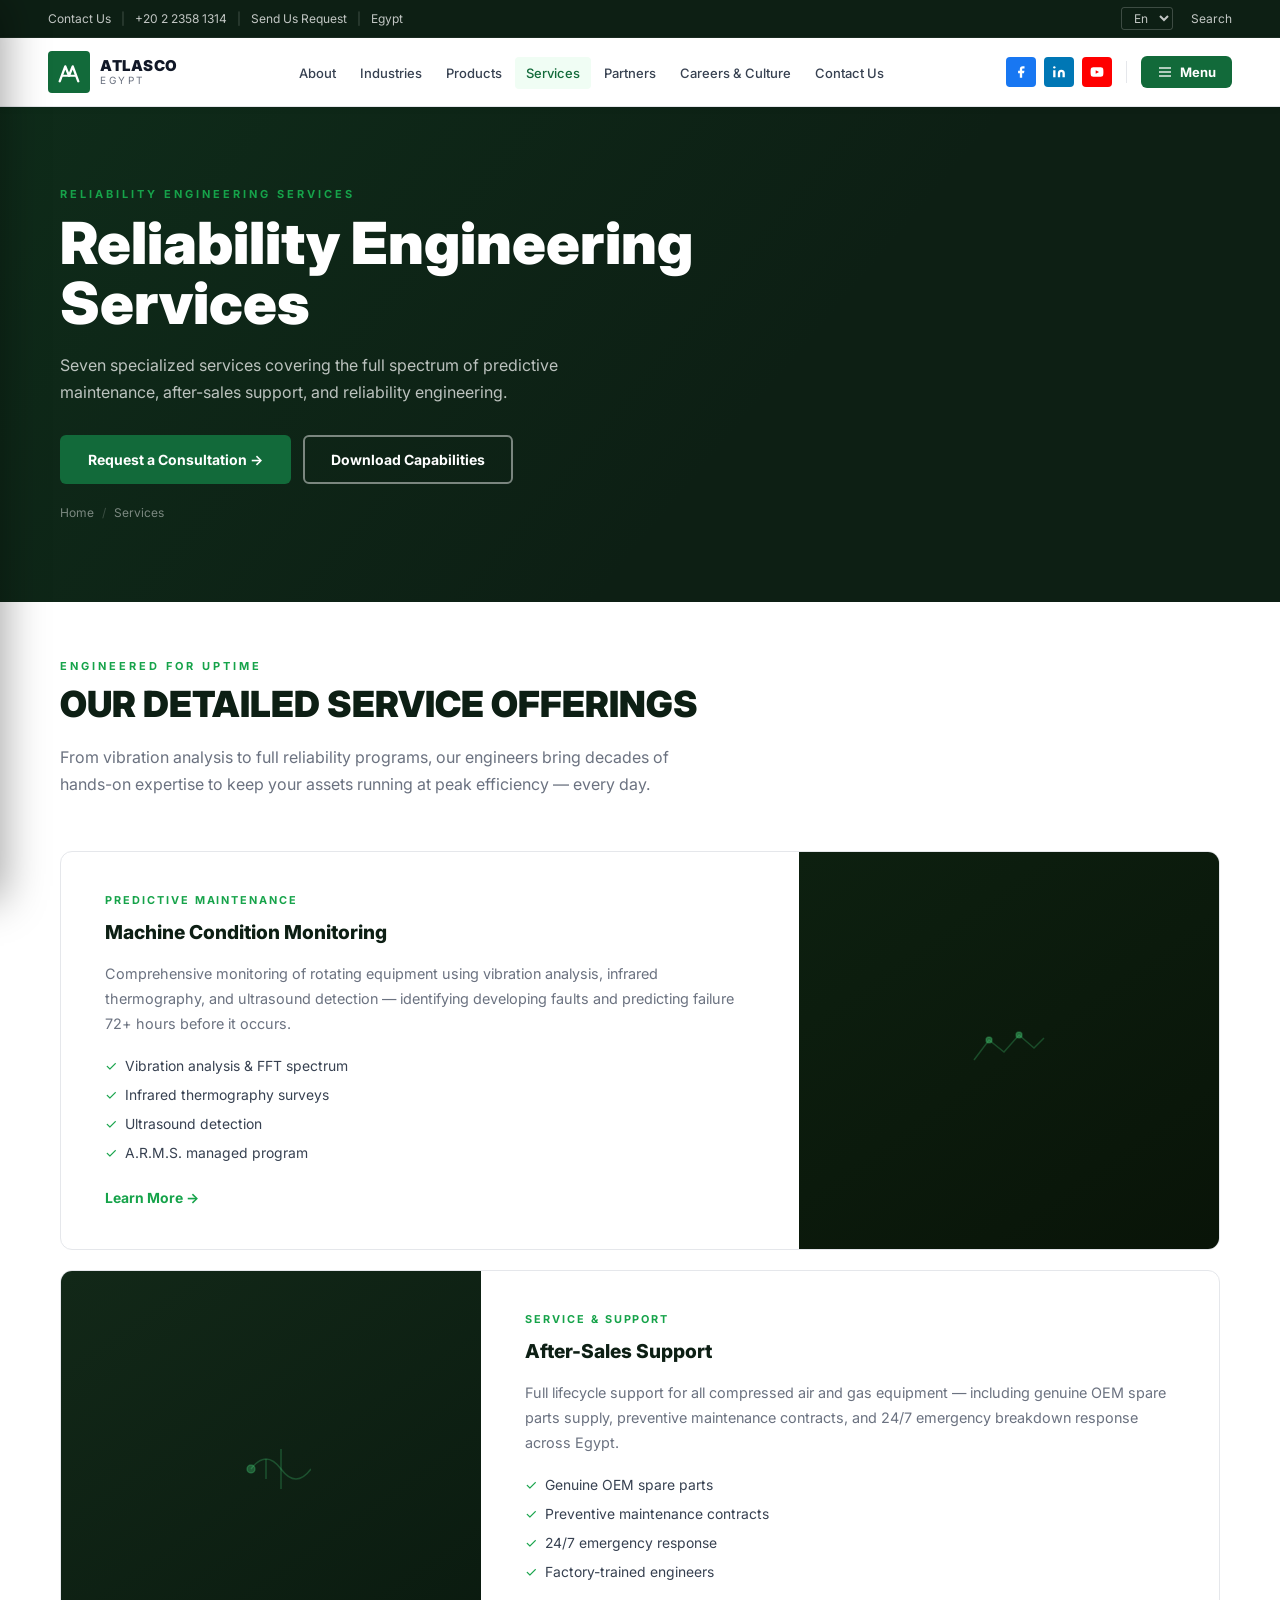
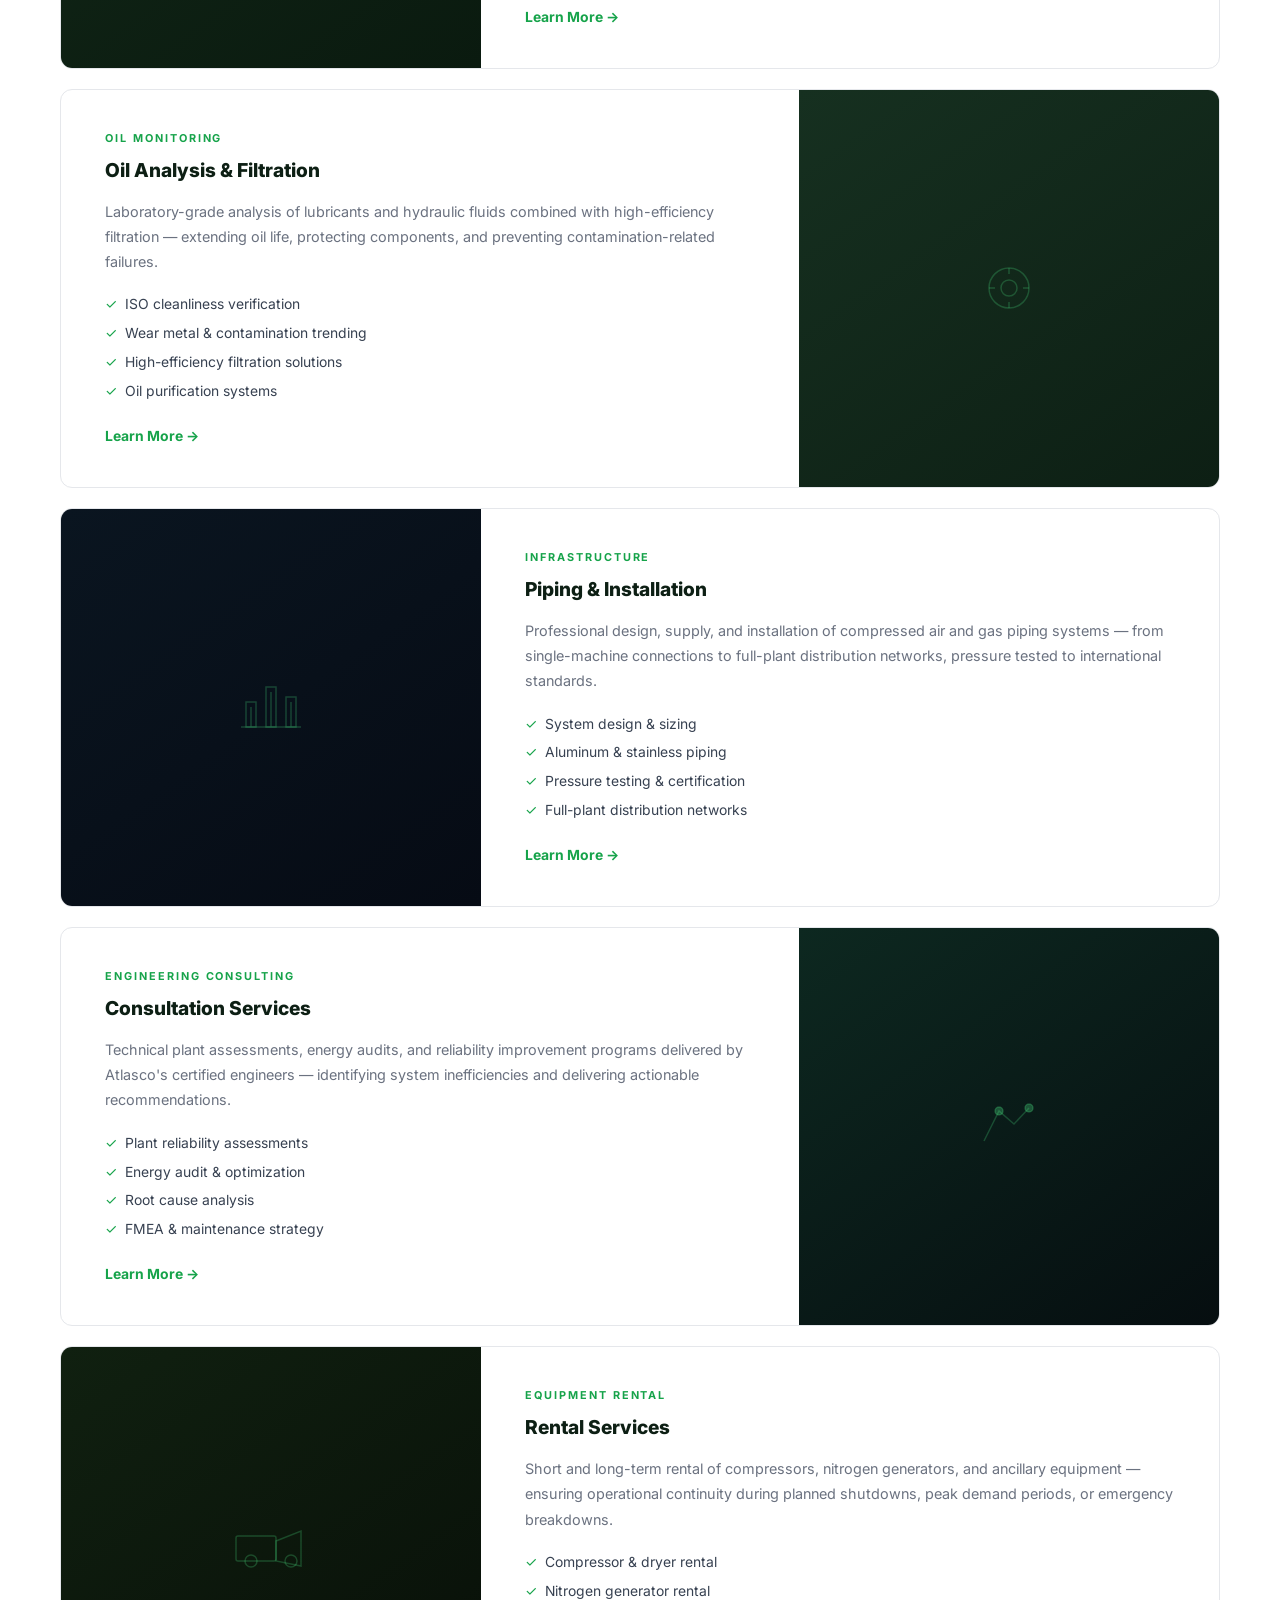
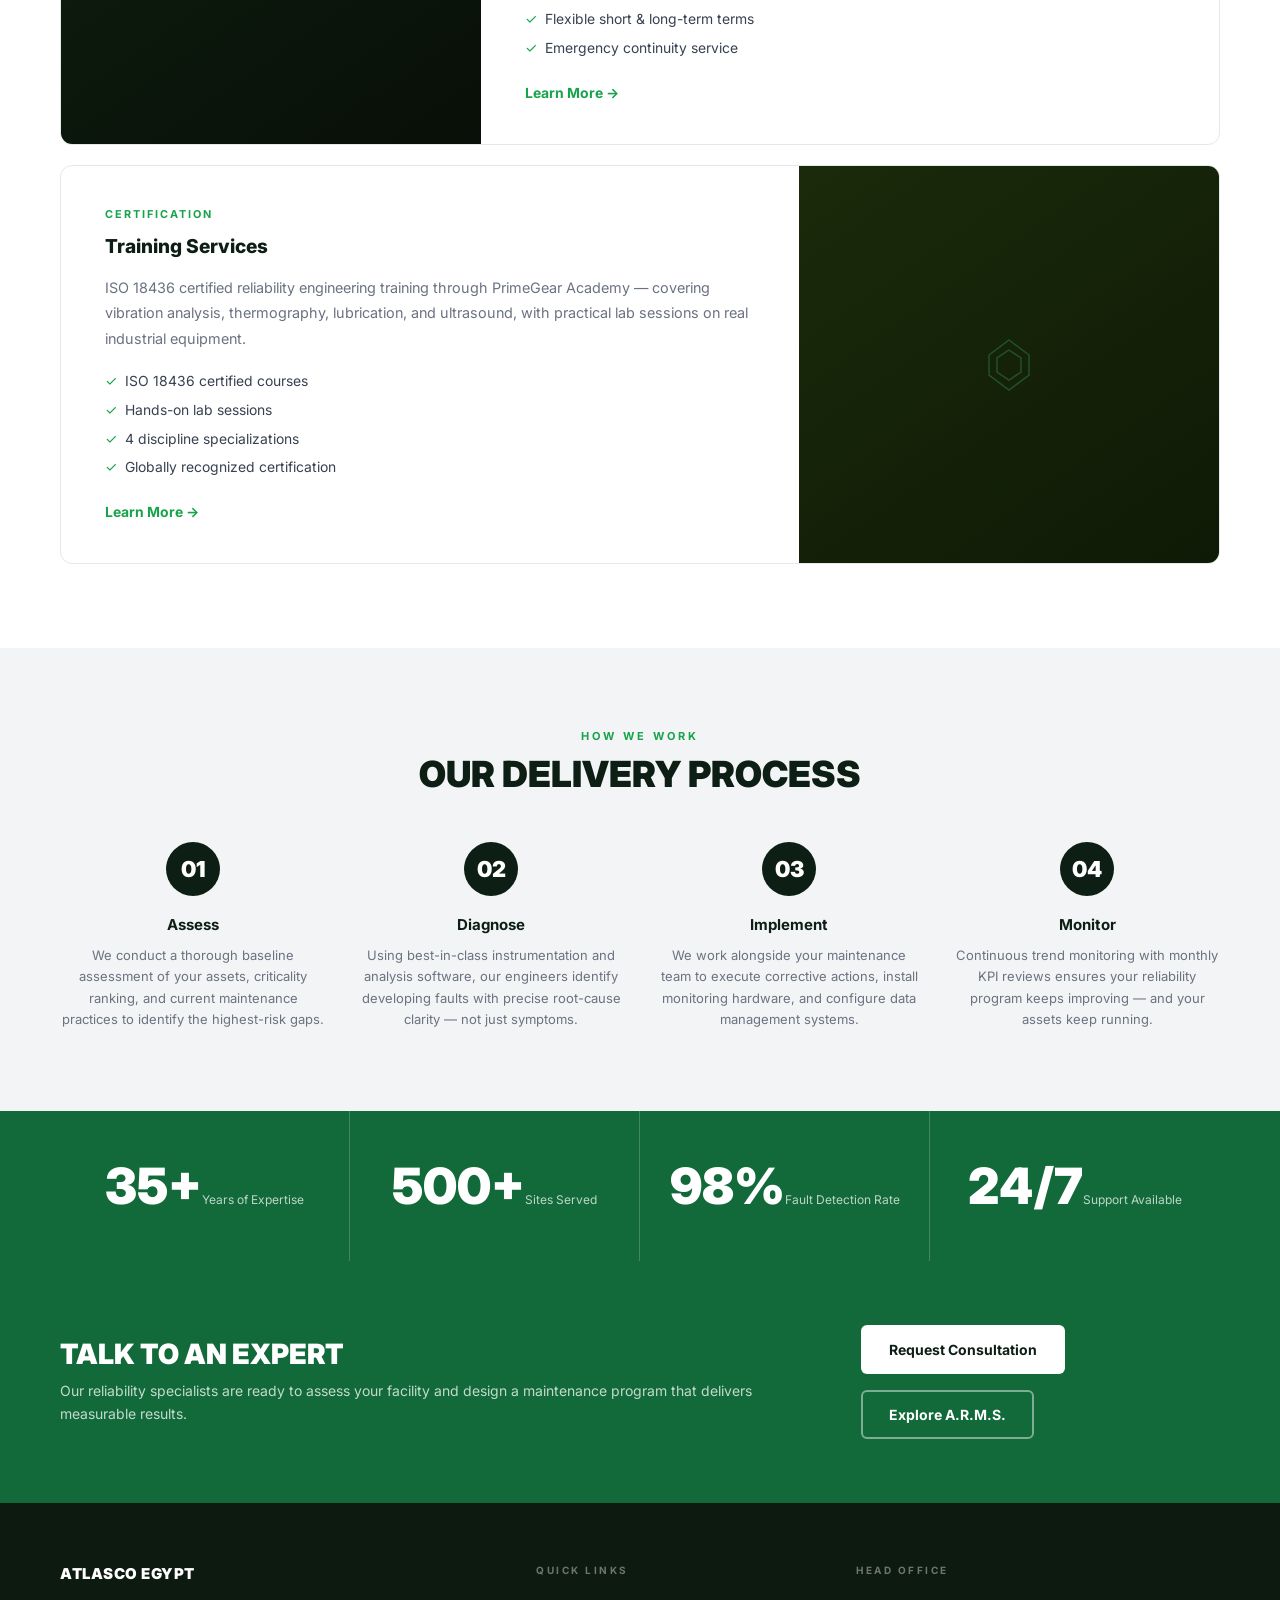
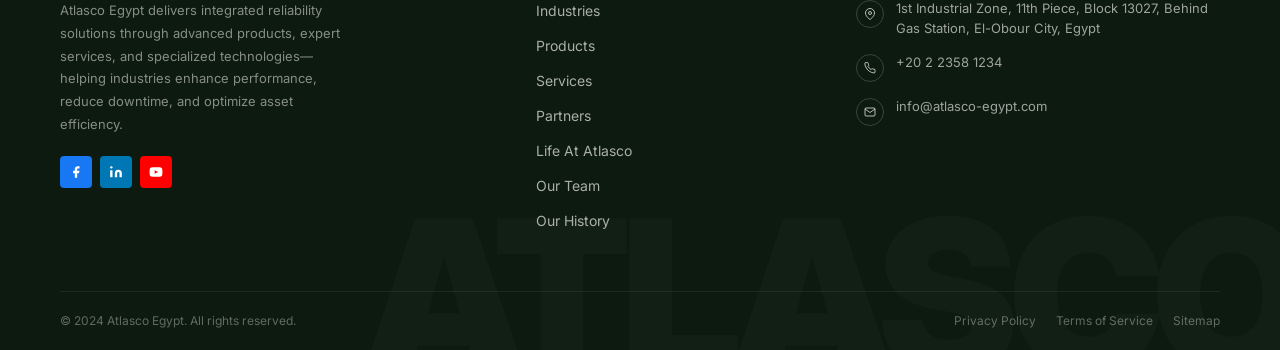
<file: website/services.html>
﻿<!DOCTYPE html>
<html lang="en">
<head>
  <meta charset="UTF-8"/><meta name="viewport" content="width=device-width, initial-scale=1.0"/>
  <title>Services — Atlasco Egypt</title>
  <link rel="preconnect" href="https://fonts.googleapis.com"/><link rel="preconnect" href="https://fonts.gstatic.com" crossorigin/>
  <link href="https://fonts.googleapis.com/css2?family=Inter:wght@400;500;600;700;800;900&display=swap" rel="stylesheet"/>
  <link rel="stylesheet" href="css/style.css"/>
</head>
<body>
<div class="topbar"><div class="topbar-inner"><div class="topbar-left"><a href="contact.html">Contact Us</a><span class="topbar-sep">|</span><a href="tel:+20223581314">+20 2 2358 1314</a><span class="topbar-sep">|</span><a href="contact.html">Send Us Request</a><span class="topbar-sep">|</span><span>Egypt</span></div><div class="topbar-right"><select class="lang-select"><option>En</option><option>Ar</option></select><a href="#">Search</a></div></div></div>
<nav class="navbar"><div class="navbar-inner"><a href="index.html" class="logo"><div class="logo-icon"><svg viewBox="0 0 28 28" fill="none"><path d="M4 24L10 8L14 18L18 8L24 24" stroke="white" stroke-width="2.5" stroke-linecap="round" stroke-linejoin="round"/><path d="M7 18H21" stroke="white" stroke-width="2" stroke-linecap="round"/></svg></div><div class="logo-text"><strong>ATLASCO</strong><span>EGYPT</span></div></a><ul class="nav-links"><li><a href="about.html">About</a></li><li><a href="industries.html">Industries</a></li><li><a href="products.html">Products</a></li><li><a href="services.html" class="active">Services</a></li><li><a href="partners.html">Partners</a></li><li><a href="careers.html">Careers &amp; Culture</a></li><li><a href="contact.html">Contact Us</a></li></ul><div class="nav-right"><a href="#" class="social-icon si-fb"><svg viewBox="0 0 24 24"><path d="M18 2h-3a5 5 0 0 0-5 5v3H7v4h3v8h4v-8h3l1-4h-4V7a1 1 0 0 1 1-1h3z"/></svg></a><a href="#" class="social-icon si-li"><svg viewBox="0 0 24 24"><path d="M16 8a6 6 0 0 1 6 6v7h-4v-7a2 2 0 0 0-4 0v7h-4v-7a6 6 0 0 1 6-6z"/><rect x="2" y="9" width="4" height="12"/><circle cx="4" cy="4" r="2"/></svg></a><a href="#" class="social-icon si-yt"><svg viewBox="0 0 24 24"><path d="M22.54 6.42a2.78 2.78 0 0 0-1.95-1.96C18.88 4 12 4 12 4s-6.88 0-8.59.46a2.78 2.78 0 0 0-1.95 1.96A29 29 0 0 0 1 12a29 29 0 0 0 .46 5.58 2.78 2.78 0 0 0 1.95 1.96C5.12 20 12 20 12 20s6.88 0 8.59-.4a2.78 2.78 0 0 0 1.95-1.95A29 29 0 0 0 23 12a29 29 0 0 0-.46-5.58z"/></svg></a><button class="menu-btn"><svg viewBox="0 0 24 24"><line x1="3" y1="6" x2="21" y2="6"/><line x1="3" y1="12" x2="21" y2="12"/><line x1="3" y1="18" x2="21" y2="18"/></svg>Menu</button></div></div></nav>
<div class="mobile-menu"><button class="mobile-menu-close">&times;</button><a href="about.html">About</a><a href="industries.html">Industries</a><a href="products.html">Products</a><a href="services.html">Services</a><a href="partners.html">Partners</a><a href="careers.html">Careers &amp; Culture</a><a href="contact.html">Contact Us</a></div>

<!-- HERO -->
<section class="page-hero">
  <div class="page-hero-inner">
    <span class="section-label">RELIABILITY ENGINEERING SERVICES</span>
    <h1>Reliability Engineering Services</h1>
    <p>Seven specialized services covering the full spectrum of predictive maintenance, after-sales support, and reliability engineering.</p>
    <div style="display:flex;gap:12px;margin-top:24px;flex-wrap:wrap;">
      <a href="contact.html" class="btn btn-green">Request a Consultation &rarr;</a>
      <a href="#" class="btn btn-outline-white">Download Capabilities</a>
    </div>
    <div class="breadcrumb"><a href="index.html">Home</a><span class="bsep">/</span><span>Services</span></div>
  </div>
</section>

<!-- INTRO -->
<section style="padding:56px 60px 20px;">
  <span class="section-label">Engineered for Uptime</span>
  <h2 class="section-title">OUR DETAILED SERVICE OFFERINGS</h2>
  <p style="color:var(--c-text-muted);max-width:640px;margin-top:12px;line-height:1.7;">From vibration analysis to full reliability programs, our engineers bring decades of hands-on expertise to keep your assets running at peak efficiency — every day.</p>
</section>

<!-- SERVICES GRID -->
<section style="padding:32px 60px 64px;">
  <div style="display:flex;flex-direction:column;gap:0;">

  <!-- Row 1: text left, image right -->
  <div style="display:grid;grid-template-columns:1fr 420px;gap:0;align-items:stretch;border:1px solid var(--c-gray-200);border-radius:12px;overflow:hidden;margin-bottom:20px;">
    <div style="padding:40px 44px;display:flex;flex-direction:column;justify-content:center;">
      <div style="font-size:.68rem;font-weight:700;letter-spacing:.18em;text-transform:uppercase;color:var(--c-green-light);margin-bottom:10px;">Predictive Maintenance</div>
      <h3 style="font-size:1.2rem;font-weight:800;color:var(--c-dark);margin:0 0 14px;">Machine Condition Monitoring</h3>
      <p style="color:var(--c-text-muted);font-size:.9rem;line-height:1.75;margin:0 0 20px;">Comprehensive monitoring of rotating equipment using vibration analysis, infrared thermography, and ultrasound detection — identifying developing faults and predicting failure 72+ hours before it occurs.</p>
      <ul style="display:flex;flex-direction:column;gap:8px;margin:0 0 24px;padding:0;list-style:none;">
        <li style="display:flex;align-items:center;gap:8px;font-size:.87rem;color:var(--c-gray-700);"><span style="color:var(--c-green-light);">✓</span> Vibration analysis &amp; FFT spectrum</li>
        <li style="display:flex;align-items:center;gap:8px;font-size:.87rem;color:var(--c-gray-700);"><span style="color:var(--c-green-light);">✓</span> Infrared thermography surveys</li>
        <li style="display:flex;align-items:center;gap:8px;font-size:.87rem;color:var(--c-gray-700);"><span style="color:var(--c-green-light);">✓</span> Ultrasound detection</li>
        <li style="display:flex;align-items:center;gap:8px;font-size:.87rem;color:var(--c-gray-700);"><span style="color:var(--c-green-light);">✓</span> A.R.M.S. managed program</li>
      </ul>
      <a href="arms.html" style="display:inline-flex;align-items:center;gap:6px;font-size:.87rem;font-weight:700;color:var(--c-green-light);">Learn More →</a>
    </div>
    <div style="background:linear-gradient(145deg,#0d2010,#091408);display:flex;align-items:center;justify-content:center;">
      <svg viewBox="0 0 80 60" width="80" height="60" fill="none" stroke="rgba(74,222,128,.25)" stroke-width="1.5"><polyline points="5 40 20 20 35 32 50 15 65 28 75 18"/><circle cx="20" cy="20" r="3" fill="rgba(74,222,128,.4)"/><circle cx="50" cy="15" r="3" fill="rgba(74,222,128,.4)"/></svg>
    </div>
  </div>

  <!-- Row 2: image left, text right -->
  <div style="display:grid;grid-template-columns:420px 1fr;gap:0;align-items:stretch;border:1px solid var(--c-gray-200);border-radius:12px;overflow:hidden;margin-bottom:20px;">
    <div style="background:linear-gradient(145deg,#122818,#0a1a0f);display:flex;align-items:center;justify-content:center;">
      <svg viewBox="0 0 80 60" width="80" height="60" fill="none" stroke="rgba(74,222,128,.25)" stroke-width="1.5"><path d="M20 30 Q35 10 50 30 Q65 50 80 30"/><circle cx="20" cy="30" r="4" fill="rgba(74,222,128,.3)"/><path d="M35 20v20M50 10v40"/></svg>
    </div>
    <div style="padding:40px 44px;display:flex;flex-direction:column;justify-content:center;">
      <div style="font-size:.68rem;font-weight:700;letter-spacing:.18em;text-transform:uppercase;color:var(--c-green-light);margin-bottom:10px;">Service &amp; Support</div>
      <h3 style="font-size:1.2rem;font-weight:800;color:var(--c-dark);margin:0 0 14px;">After-Sales Support</h3>
      <p style="color:var(--c-text-muted);font-size:.9rem;line-height:1.75;margin:0 0 20px;">Full lifecycle support for all compressed air and gas equipment — including genuine OEM spare parts supply, preventive maintenance contracts, and 24/7 emergency breakdown response across Egypt.</p>
      <ul style="display:flex;flex-direction:column;gap:8px;margin:0 0 24px;padding:0;list-style:none;">
        <li style="display:flex;align-items:center;gap:8px;font-size:.87rem;color:var(--c-gray-700);"><span style="color:var(--c-green-light);">✓</span> Genuine OEM spare parts</li>
        <li style="display:flex;align-items:center;gap:8px;font-size:.87rem;color:var(--c-gray-700);"><span style="color:var(--c-green-light);">✓</span> Preventive maintenance contracts</li>
        <li style="display:flex;align-items:center;gap:8px;font-size:.87rem;color:var(--c-gray-700);"><span style="color:var(--c-green-light);">✓</span> 24/7 emergency response</li>
        <li style="display:flex;align-items:center;gap:8px;font-size:.87rem;color:var(--c-gray-700);"><span style="color:var(--c-green-light);">✓</span> Factory-trained engineers</li>
      </ul>
      <a href="contact.html" style="display:inline-flex;align-items:center;gap:6px;font-size:.87rem;font-weight:700;color:var(--c-green-light);">Learn More →</a>
    </div>
  </div>

  <!-- Row 3: text left, image right -->
  <div style="display:grid;grid-template-columns:1fr 420px;gap:0;align-items:stretch;border:1px solid var(--c-gray-200);border-radius:12px;overflow:hidden;margin-bottom:20px;">
    <div style="padding:40px 44px;display:flex;flex-direction:column;justify-content:center;">
      <div style="font-size:.68rem;font-weight:700;letter-spacing:.18em;text-transform:uppercase;color:var(--c-green-light);margin-bottom:10px;">Oil Monitoring</div>
      <h3 style="font-size:1.2rem;font-weight:800;color:var(--c-dark);margin:0 0 14px;">Oil Analysis &amp; Filtration</h3>
      <p style="color:var(--c-text-muted);font-size:.9rem;line-height:1.75;margin:0 0 20px;">Laboratory-grade analysis of lubricants and hydraulic fluids combined with high-efficiency filtration — extending oil life, protecting components, and preventing contamination-related failures.</p>
      <ul style="display:flex;flex-direction:column;gap:8px;margin:0 0 24px;padding:0;list-style:none;">
        <li style="display:flex;align-items:center;gap:8px;font-size:.87rem;color:var(--c-gray-700);"><span style="color:var(--c-green-light);">✓</span> ISO cleanliness verification</li>
        <li style="display:flex;align-items:center;gap:8px;font-size:.87rem;color:var(--c-gray-700);"><span style="color:var(--c-green-light);">✓</span> Wear metal &amp; contamination trending</li>
        <li style="display:flex;align-items:center;gap:8px;font-size:.87rem;color:var(--c-gray-700);"><span style="color:var(--c-green-light);">✓</span> High-efficiency filtration solutions</li>
        <li style="display:flex;align-items:center;gap:8px;font-size:.87rem;color:var(--c-gray-700);"><span style="color:var(--c-green-light);">✓</span> Oil purification systems</li>
      </ul>
      <a href="arms.html" style="display:inline-flex;align-items:center;gap:6px;font-size:.87rem;font-weight:700;color:var(--c-green-light);">Learn More →</a>
    </div>
    <div style="background:linear-gradient(145deg,#163020,#0d1f14);display:flex;align-items:center;justify-content:center;">
      <svg viewBox="0 0 80 60" width="80" height="60" fill="none" stroke="rgba(74,222,128,.25)" stroke-width="1.5"><circle cx="40" cy="30" r="20"/><circle cx="40" cy="30" r="8"/><path d="M40 10v6M40 44v6M20 30h6M54 30h6"/></svg>
    </div>
  </div>

  <!-- Row 4: image left, text right -->
  <div style="display:grid;grid-template-columns:420px 1fr;gap:0;align-items:stretch;border:1px solid var(--c-gray-200);border-radius:12px;overflow:hidden;margin-bottom:20px;">
    <div style="background:linear-gradient(145deg,#0a1520,#060b14);display:flex;align-items:center;justify-content:center;">
      <svg viewBox="0 0 80 60" width="80" height="60" fill="none" stroke="rgba(74,222,128,.25)" stroke-width="1.5"><path d="M10 50h60M20 50V30M40 50V15M60 50V25"/><rect x="15" y="25" width="10" height="25"/><rect x="35" y="10" width="10" height="40"/><rect x="55" y="20" width="10" height="30"/></svg>
    </div>
    <div style="padding:40px 44px;display:flex;flex-direction:column;justify-content:center;">
      <div style="font-size:.68rem;font-weight:700;letter-spacing:.18em;text-transform:uppercase;color:var(--c-green-light);margin-bottom:10px;">Infrastructure</div>
      <h3 style="font-size:1.2rem;font-weight:800;color:var(--c-dark);margin:0 0 14px;">Piping &amp; Installation</h3>
      <p style="color:var(--c-text-muted);font-size:.9rem;line-height:1.75;margin:0 0 20px;">Professional design, supply, and installation of compressed air and gas piping systems — from single-machine connections to full-plant distribution networks, pressure tested to international standards.</p>
      <ul style="display:flex;flex-direction:column;gap:8px;margin:0 0 24px;padding:0;list-style:none;">
        <li style="display:flex;align-items:center;gap:8px;font-size:.87rem;color:var(--c-gray-700);"><span style="color:var(--c-green-light);">✓</span> System design &amp; sizing</li>
        <li style="display:flex;align-items:center;gap:8px;font-size:.87rem;color:var(--c-gray-700);"><span style="color:var(--c-green-light);">✓</span> Aluminum &amp; stainless piping</li>
        <li style="display:flex;align-items:center;gap:8px;font-size:.87rem;color:var(--c-gray-700);"><span style="color:var(--c-green-light);">✓</span> Pressure testing &amp; certification</li>
        <li style="display:flex;align-items:center;gap:8px;font-size:.87rem;color:var(--c-gray-700);"><span style="color:var(--c-green-light);">✓</span> Full-plant distribution networks</li>
      </ul>
      <a href="contact.html" style="display:inline-flex;align-items:center;gap:6px;font-size:.87rem;font-weight:700;color:var(--c-green-light);">Learn More →</a>
    </div>
  </div>

  <!-- Row 5: text left, image right -->
  <div style="display:grid;grid-template-columns:1fr 420px;gap:0;align-items:stretch;border:1px solid var(--c-gray-200);border-radius:12px;overflow:hidden;margin-bottom:20px;">
    <div style="padding:40px 44px;display:flex;flex-direction:column;justify-content:center;">
      <div style="font-size:.68rem;font-weight:700;letter-spacing:.18em;text-transform:uppercase;color:var(--c-green-light);margin-bottom:10px;">Engineering Consulting</div>
      <h3 style="font-size:1.2rem;font-weight:800;color:var(--c-dark);margin:0 0 14px;">Consultation Services</h3>
      <p style="color:var(--c-text-muted);font-size:.9rem;line-height:1.75;margin:0 0 20px;">Technical plant assessments, energy audits, and reliability improvement programs delivered by Atlasco's certified engineers — identifying system inefficiencies and delivering actionable recommendations.</p>
      <ul style="display:flex;flex-direction:column;gap:8px;margin:0 0 24px;padding:0;list-style:none;">
        <li style="display:flex;align-items:center;gap:8px;font-size:.87rem;color:var(--c-gray-700);"><span style="color:var(--c-green-light);">✓</span> Plant reliability assessments</li>
        <li style="display:flex;align-items:center;gap:8px;font-size:.87rem;color:var(--c-gray-700);"><span style="color:var(--c-green-light);">✓</span> Energy audit &amp; optimization</li>
        <li style="display:flex;align-items:center;gap:8px;font-size:.87rem;color:var(--c-gray-700);"><span style="color:var(--c-green-light);">✓</span> Root cause analysis</li>
        <li style="display:flex;align-items:center;gap:8px;font-size:.87rem;color:var(--c-gray-700);"><span style="color:var(--c-green-light);">✓</span> FMEA &amp; maintenance strategy</li>
      </ul>
      <a href="contact.html" style="display:inline-flex;align-items:center;gap:6px;font-size:.87rem;font-weight:700;color:var(--c-green-light);">Learn More →</a>
    </div>
    <div style="background:linear-gradient(145deg,#0d2820,#060e10);display:flex;align-items:center;justify-content:center;">
      <svg viewBox="0 0 80 60" width="80" height="60" fill="none" stroke="rgba(74,222,128,.25)" stroke-width="1.5"><path d="M15 45L30 15L45 28L60 12"/><circle cx="30" cy="15" r="4" fill="rgba(74,222,128,.3)"/><circle cx="60" cy="12" r="4" fill="rgba(74,222,128,.3)"/></svg>
    </div>
  </div>

  <!-- Row 6: image left, text right -->
  <div style="display:grid;grid-template-columns:420px 1fr;gap:0;align-items:stretch;border:1px solid var(--c-gray-200);border-radius:12px;overflow:hidden;margin-bottom:20px;">
    <div style="background:linear-gradient(145deg,#102010,#080f08);display:flex;align-items:center;justify-content:center;">
      <svg viewBox="0 0 80 60" width="80" height="60" fill="none" stroke="rgba(74,222,128,.25)" stroke-width="1.5"><rect x="5" y="20" width="40" height="25" rx="2"/><polygon points="45 25 70 15 70 50 45 45"/><circle cx="20" cy="45" r="6"/><circle cx="60" cy="45" r="6"/></svg>
    </div>
    <div style="padding:40px 44px;display:flex;flex-direction:column;justify-content:center;">
      <div style="font-size:.68rem;font-weight:700;letter-spacing:.18em;text-transform:uppercase;color:var(--c-green-light);margin-bottom:10px;">Equipment Rental</div>
      <h3 style="font-size:1.2rem;font-weight:800;color:var(--c-dark);margin:0 0 14px;">Rental Services</h3>
      <p style="color:var(--c-text-muted);font-size:.9rem;line-height:1.75;margin:0 0 20px;">Short and long-term rental of compressors, nitrogen generators, and ancillary equipment — ensuring operational continuity during planned shutdowns, peak demand periods, or emergency breakdowns.</p>
      <ul style="display:flex;flex-direction:column;gap:8px;margin:0 0 24px;padding:0;list-style:none;">
        <li style="display:flex;align-items:center;gap:8px;font-size:.87rem;color:var(--c-gray-700);"><span style="color:var(--c-green-light);">✓</span> Compressor &amp; dryer rental</li>
        <li style="display:flex;align-items:center;gap:8px;font-size:.87rem;color:var(--c-gray-700);"><span style="color:var(--c-green-light);">✓</span> Nitrogen generator rental</li>
        <li style="display:flex;align-items:center;gap:8px;font-size:.87rem;color:var(--c-gray-700);"><span style="color:var(--c-green-light);">✓</span> Flexible short &amp; long-term terms</li>
        <li style="display:flex;align-items:center;gap:8px;font-size:.87rem;color:var(--c-gray-700);"><span style="color:var(--c-green-light);">✓</span> Emergency continuity service</li>
      </ul>
      <a href="contact.html" style="display:inline-flex;align-items:center;gap:6px;font-size:.87rem;font-weight:700;color:var(--c-green-light);">Learn More →</a>
    </div>
  </div>

  <!-- Row 7: text left, image right -->
  <div style="display:grid;grid-template-columns:1fr 420px;gap:0;align-items:stretch;border:1px solid var(--c-gray-200);border-radius:12px;overflow:hidden;margin-bottom:20px;">
    <div style="padding:40px 44px;display:flex;flex-direction:column;justify-content:center;">
      <div style="font-size:.68rem;font-weight:700;letter-spacing:.18em;text-transform:uppercase;color:var(--c-green-light);margin-bottom:10px;">Certification</div>
      <h3 style="font-size:1.2rem;font-weight:800;color:var(--c-dark);margin:0 0 14px;">Training Services</h3>
      <p style="color:var(--c-text-muted);font-size:.9rem;line-height:1.75;margin:0 0 20px;">ISO 18436 certified reliability engineering training through PrimeGear Academy — covering vibration analysis, thermography, lubrication, and ultrasound, with practical lab sessions on real industrial equipment.</p>
      <ul style="display:flex;flex-direction:column;gap:8px;margin:0 0 24px;padding:0;list-style:none;">
        <li style="display:flex;align-items:center;gap:8px;font-size:.87rem;color:var(--c-gray-700);"><span style="color:var(--c-green-light);">✓</span> ISO 18436 certified courses</li>
        <li style="display:flex;align-items:center;gap:8px;font-size:.87rem;color:var(--c-gray-700);"><span style="color:var(--c-green-light);">✓</span> Hands-on lab sessions</li>
        <li style="display:flex;align-items:center;gap:8px;font-size:.87rem;color:var(--c-gray-700);"><span style="color:var(--c-green-light);">✓</span> 4 discipline specializations</li>
        <li style="display:flex;align-items:center;gap:8px;font-size:.87rem;color:var(--c-gray-700);"><span style="color:var(--c-green-light);">✓</span> Globally recognized certification</li>
      </ul>
      <a href="primegear.html" style="display:inline-flex;align-items:center;gap:6px;font-size:.87rem;font-weight:700;color:var(--c-green-light);">Learn More →</a>
    </div>
    <div style="background:linear-gradient(145deg,#1a2a0a,#0f1a06);display:flex;align-items:center;justify-content:center;">
      <svg viewBox="0 0 80 60" width="80" height="60" fill="none" stroke="rgba(74,222,128,.25)" stroke-width="1.5"><path d="M40 5L60 20v20L40 55 20 40V20z"/><path d="M40 15l12 8v14L40 45 28 37V23z"/></svg>
    </div>
  </div>

</div>
</section>

<!-- PROCESS STEPS -->
<section class="process-section">
  <div style="text-align:center;margin-bottom:48px;">
    <span class="section-label">How We Work</span>
    <h2 class="section-title" style="margin-top:8px;">OUR DELIVERY PROCESS</h2>
  </div>
  <div class="process-steps">
    <div class="process-step">
      <div class="step-num">01</div>
      <h4>Assess</h4>
      <p>We conduct a thorough baseline assessment of your assets, criticality ranking, and current maintenance practices to identify the highest-risk gaps.</p>
    </div>
    <div class="process-step">
      <div class="step-num">02</div>
      <h4>Diagnose</h4>
      <p>Using best-in-class instrumentation and analysis software, our engineers identify developing faults with precise root-cause clarity — not just symptoms.</p>
    </div>
    <div class="process-step">
      <div class="step-num">03</div>
      <h4>Implement</h4>
      <p>We work alongside your maintenance team to execute corrective actions, install monitoring hardware, and configure data management systems.</p>
    </div>
    <div class="process-step">
      <div class="step-num">04</div>
      <h4>Monitor</h4>
      <p>Continuous trend monitoring with monthly KPI reviews ensures your reliability program keeps improving — and your assets keep running.</p>
    </div>
  </div>
</section>

<!-- GREEN STATS -->
<div class="green-stats">
  <div class="gstat"><span class="gstat-number">35+</span><span class="gstat-label">Years of Expertise</span></div>
  <div class="gstat"><span class="gstat-number">500+</span><span class="gstat-label">Sites Served</span></div>
  <div class="gstat"><span class="gstat-number">98%</span><span class="gstat-label">Fault Detection Rate</span></div>
  <div class="gstat"><span class="gstat-number">24/7</span><span class="gstat-label">Support Available</span></div>
</div>

<!-- CTA BANNER -->
<div class="cta-banner">
  <div>
    <h2>TALK TO AN EXPERT</h2>
    <p>Our reliability specialists are ready to assess your facility and design a maintenance program that delivers measurable results.</p>
  </div>
  <div style="display:flex;gap:16px;flex-wrap:wrap;">
    <a href="contact.html" class="btn btn-white">Request Consultation</a>
    <a href="arms.html" class="btn btn-outline-white">Explore A.R.M.S.</a>
  </div>
</div>

<!-- FOOTER -->
<footer class="footer"><div class="footer-wm">ATLASCO</div><div class="footer-grid"><div class="footer-brand"><h3>ATLASCO EGYPT</h3><p>Atlasco Egypt delivers integrated reliability solutions through advanced products, expert services, and specialized technologies—helping industries enhance performance, reduce downtime, and optimize asset efficiency.</p><div class="footer-socials"><a href="#" class="social-icon si-fb"><svg viewBox="0 0 24 24"><path d="M18 2h-3a5 5 0 0 0-5 5v3H7v4h3v8h4v-8h3l1-4h-4V7a1 1 0 0 1 1-1h3z"/></svg></a><a href="#" class="social-icon si-li"><svg viewBox="0 0 24 24"><path d="M16 8a6 6 0 0 1 6 6v7h-4v-7a2 2 0 0 0-4 0v7h-4v-7a6 6 0 0 1 6-6z"/><rect x="2" y="9" width="4" height="12"/><circle cx="4" cy="4" r="2"/></svg></a><a href="#" class="social-icon si-yt"><svg viewBox="0 0 24 24"><path d="M22.54 6.42a2.78 2.78 0 0 0-1.95-1.96C18.88 4 12 4 12 4s-6.88 0-8.59.46a2.78 2.78 0 0 0-1.95 1.96A29 29 0 0 0 1 12a29 29 0 0 0 .46 5.58 2.78 2.78 0 0 0 1.95 1.96C5.12 20 12 20 12 20s6.88 0 8.59-.4a2.78 2.78 0 0 0 1.95-1.95A29 29 0 0 0 23 12a29 29 0 0 0-.46-5.58z"/></svg></a></div></div><div><h4 class="footer-col">Quick Links</h4><ul class="footer-links"><li><a href="industries.html">Industries</a></li><li><a href="products.html">Products</a></li><li><a href="services.html">Services</a></li><li><a href="partners.html">Partners</a></li><li><a href="careers.html">Life At Atlasco</a></li><li><a href="team.html">Our Team</a></li><li><a href="history.html">Our History</a></li></ul></div><div><h4 class="footer-col">Head Office</h4><div class="footer-contact-item"><div class="fci-icon"><svg viewBox="0 0 24 24"><path d="M21 10c0 7-9 13-9 13s-9-6-9-13a9 9 0 0 1 18 0z"/><circle cx="12" cy="10" r="3"/></svg></div><p>1st Industrial Zone, 11th Piece, Block 13027, Behind Gas Station, El-Obour City, Egypt</p></div><div class="footer-contact-item"><div class="fci-icon"><svg viewBox="0 0 24 24"><path d="M22 16.92v3a2 2 0 0 1-2.18 2 19.79 19.79 0 0 1-8.63-3.07A19.5 19.5 0 0 1 4.69 12 19.79 19.79 0 0 1 1.61 3.4 2 2 0 0 1 3.58 1.21h3a2 2 0 0 1 2 1.72c.127.96.361 1.903.7 2.81a2 2 0 0 1-.45 2.11L7.91 8.76a16 16 0 0 0 6.29 6.29l.96-.88a2 2 0 0 1 2.11-.45c.907.339 1.85.573 2.81.7A2 2 0 0 1 22 16.92z"/></svg></div><p>+20 2 2358 1234</p></div><div class="footer-contact-item"><div class="fci-icon"><svg viewBox="0 0 24 24"><path d="M4 4h16c1.1 0 2 .9 2 2v12c0 1.1-.9 2-2 2H4c-1.1 0-2-.9-2-2V6c0-1.1.9-2 2-2z"/><polyline points="22,6 12,13 2,6"/></svg></div><p>info@atlasco-egypt.com</p></div></div></div><div class="footer-bottom"><p>&copy; 2024 Atlasco Egypt. All rights reserved.</p><div class="footer-bottom-links"><a href="#">Privacy Policy</a><a href="#">Terms of Service</a><a href="#">Sitemap</a></div></div></footer>
<script src="js/main.js"></script>
</body>
</html>
</file>
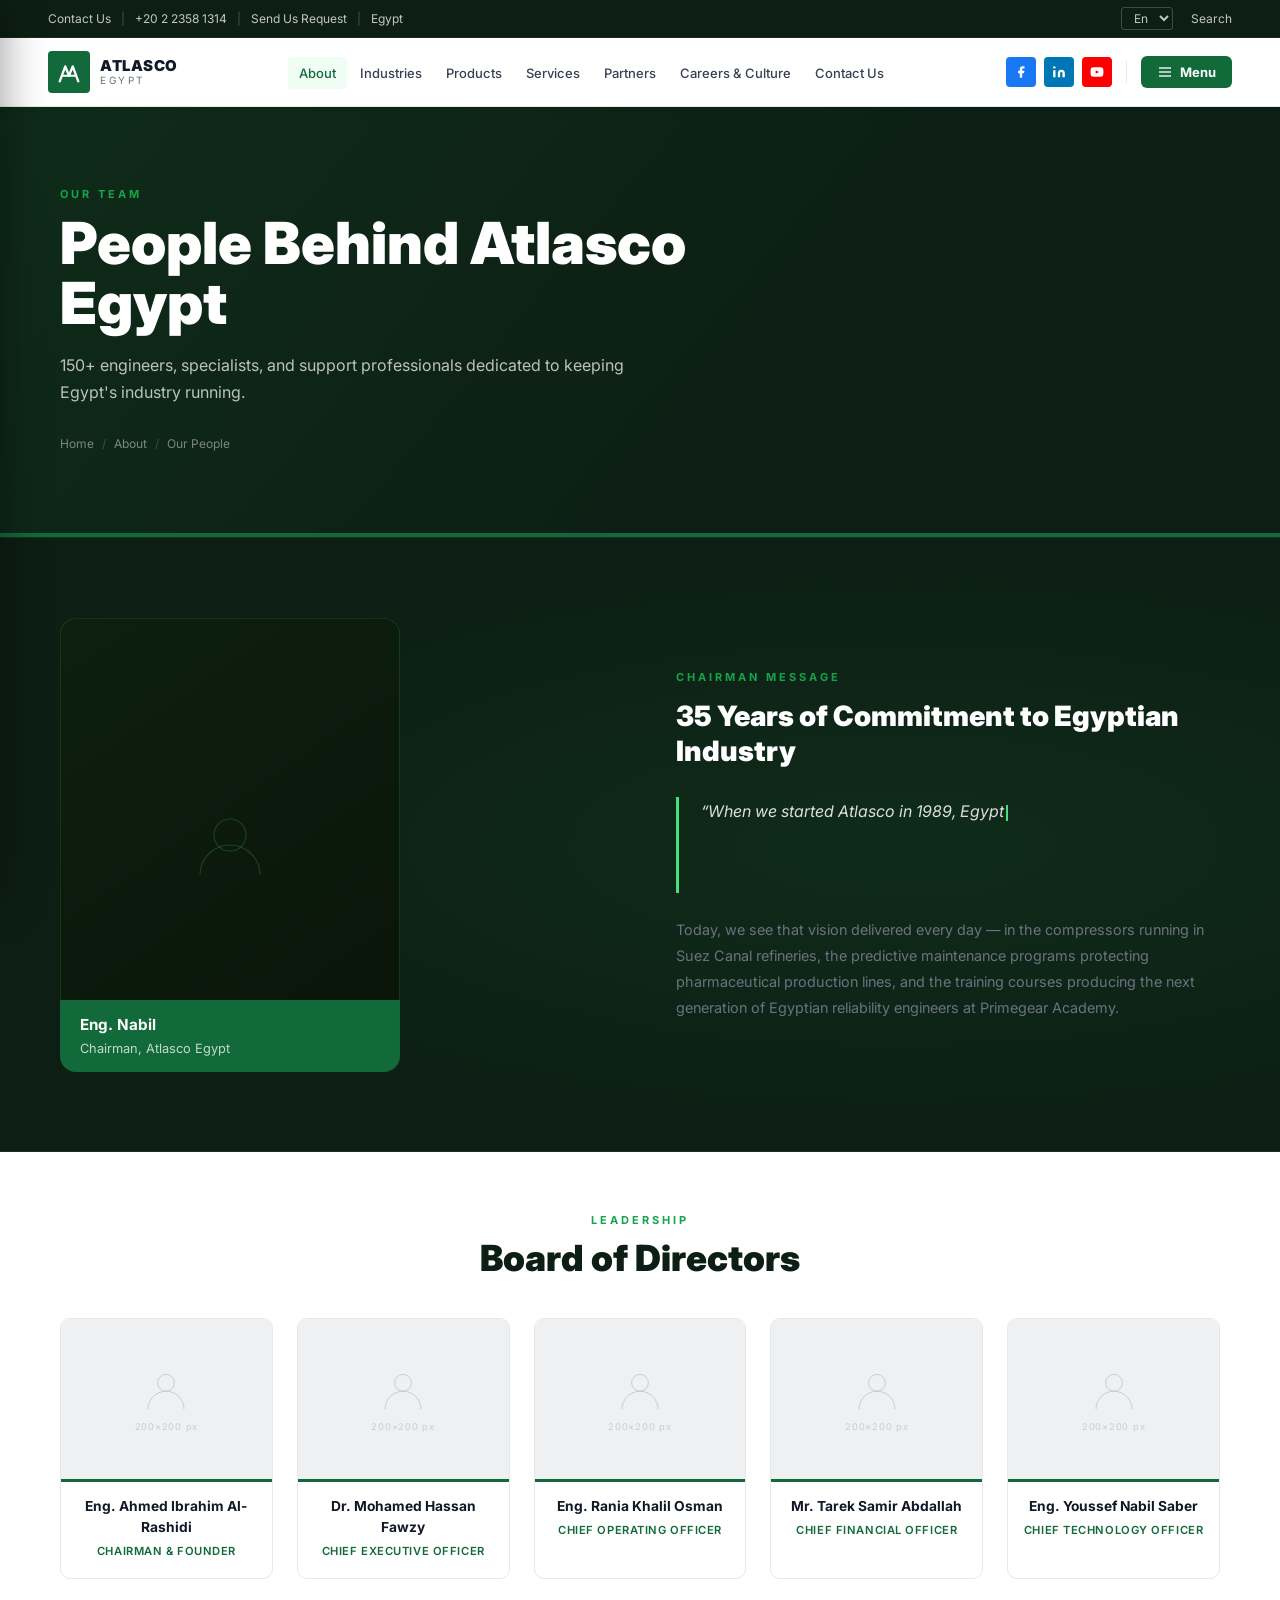
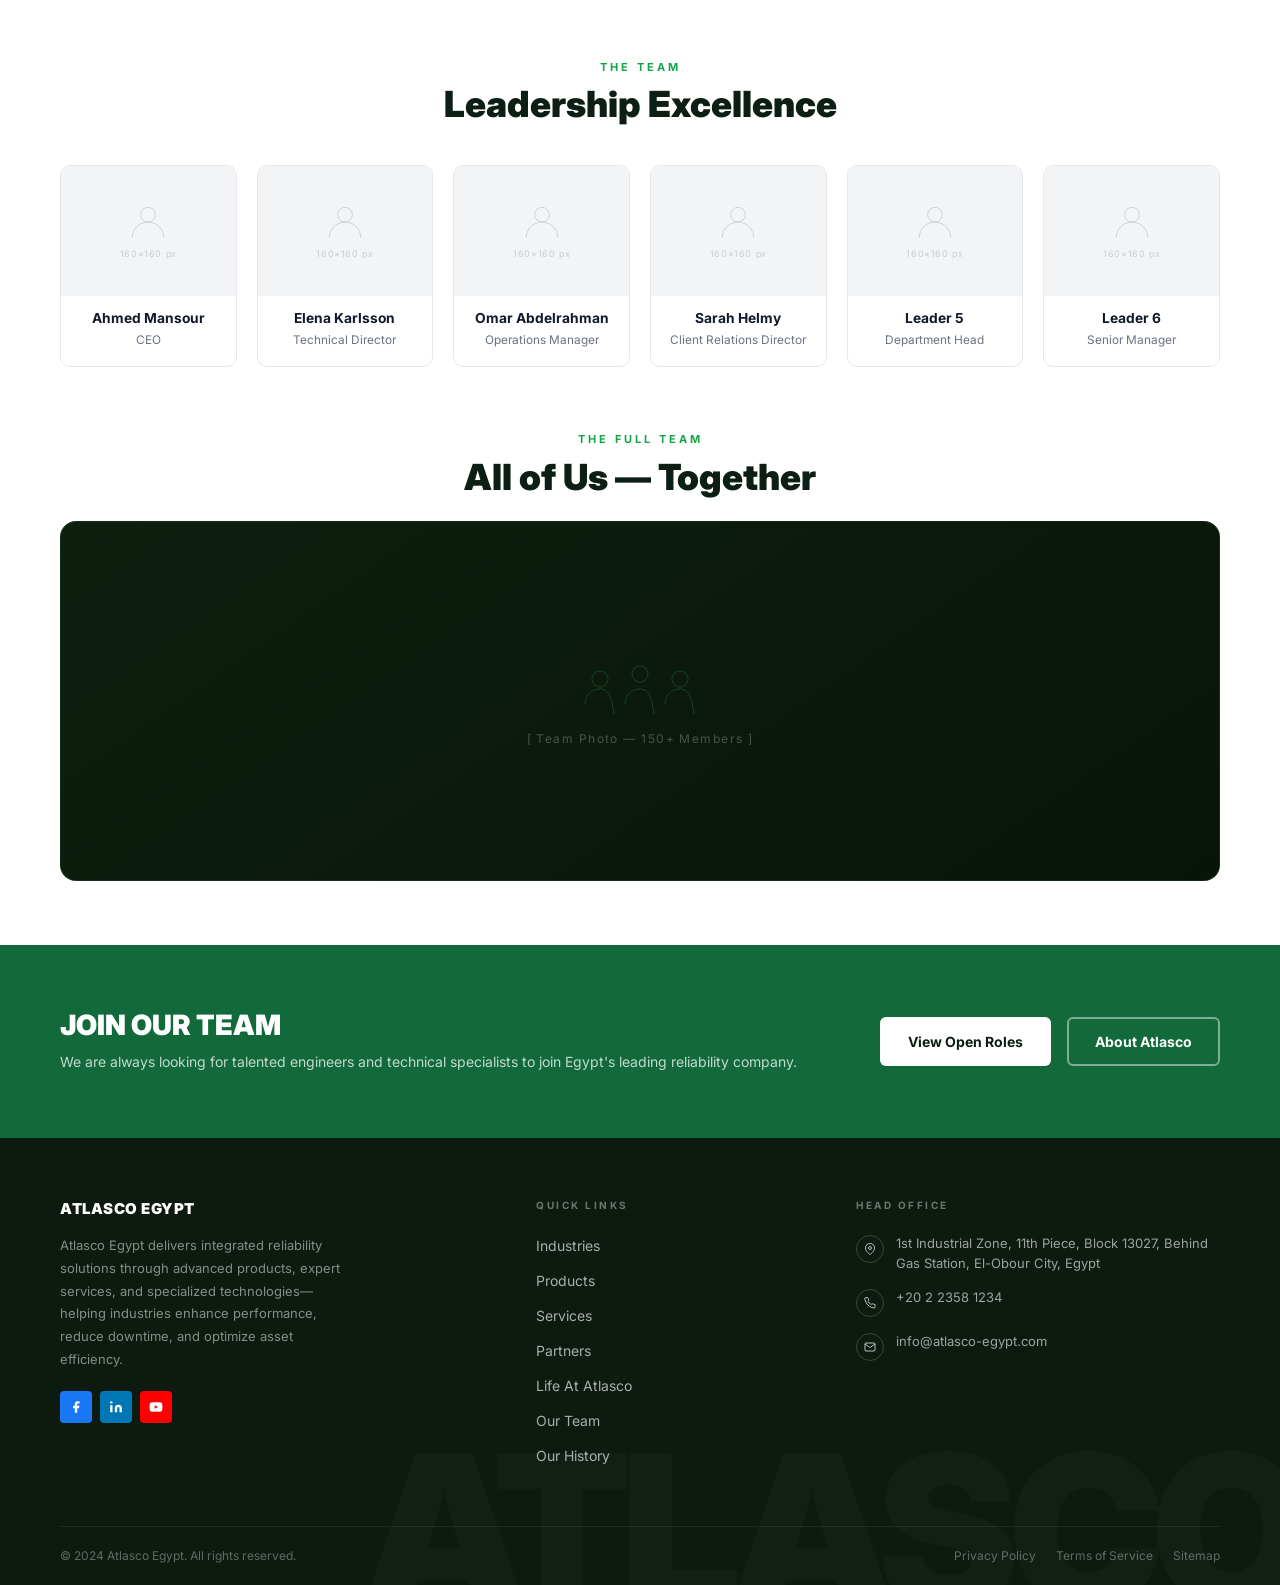
<file: website/team.html>
﻿<!DOCTYPE html>
<html lang="en">
<head>
  <meta charset="UTF-8"/><meta name="viewport" content="width=device-width, initial-scale=1.0"/>
  <title>Our People — Atlasco Egypt</title>
  <link rel="preconnect" href="https://fonts.googleapis.com"/><link rel="preconnect" href="https://fonts.gstatic.com" crossorigin/>
  <link href="https://fonts.googleapis.com/css2?family=Inter:wght@400;500;600;700;800;900&display=swap" rel="stylesheet"/>
  <link rel="stylesheet" href="css/style.css"/>
</head>
<body>
<div class="topbar"><div class="topbar-inner"><div class="topbar-left"><a href="contact.html">Contact Us</a><span class="topbar-sep">|</span><a href="tel:+20223581314">+20 2 2358 1314</a><span class="topbar-sep">|</span><a href="contact.html">Send Us Request</a><span class="topbar-sep">|</span><span>Egypt</span></div><div class="topbar-right"><select class="lang-select"><option>En</option><option>Ar</option></select><a href="#">Search</a></div></div></div>
<nav class="navbar"><div class="navbar-inner"><a href="index.html" class="logo"><div class="logo-icon"><svg viewBox="0 0 28 28" fill="none"><path d="M4 24L10 8L14 18L18 8L24 24" stroke="white" stroke-width="2.5" stroke-linecap="round" stroke-linejoin="round"/><path d="M7 18H21" stroke="white" stroke-width="2" stroke-linecap="round"/></svg></div><div class="logo-text"><strong>ATLASCO</strong><span>EGYPT</span></div></a><ul class="nav-links"><li><a href="about.html" class="active">About</a></li><li><a href="industries.html">Industries</a></li><li><a href="products.html">Products</a></li><li><a href="services.html">Services</a></li><li><a href="partners.html">Partners</a></li><li><a href="careers.html">Careers &amp; Culture</a></li><li><a href="contact.html">Contact Us</a></li></ul><div class="nav-right"><a href="#" class="social-icon si-fb"><svg viewBox="0 0 24 24"><path d="M18 2h-3a5 5 0 0 0-5 5v3H7v4h3v8h4v-8h3l1-4h-4V7a1 1 0 0 1 1-1h3z"/></svg></a><a href="#" class="social-icon si-li"><svg viewBox="0 0 24 24"><path d="M16 8a6 6 0 0 1 6 6v7h-4v-7a2 2 0 0 0-4 0v7h-4v-7a6 6 0 0 1 6-6z"/><rect x="2" y="9" width="4" height="12"/><circle cx="4" cy="4" r="2"/></svg></a><a href="#" class="social-icon si-yt"><svg viewBox="0 0 24 24"><path d="M22.54 6.42a2.78 2.78 0 0 0-1.95-1.96C18.88 4 12 4 12 4s-6.88 0-8.59.46a2.78 2.78 0 0 0-1.95 1.96A29 29 0 0 0 1 12a29 29 0 0 0 .46 5.58 2.78 2.78 0 0 0 1.95 1.96C5.12 20 12 20 12 20s6.88 0 8.59-.4a2.78 2.78 0 0 0 1.95-1.95A29 29 0 0 0 23 12a29 29 0 0 0-.46-5.58z"/></svg></a><button class="menu-btn"><svg viewBox="0 0 24 24"><line x1="3" y1="6" x2="21" y2="6"/><line x1="3" y1="12" x2="21" y2="12"/><line x1="3" y1="18" x2="21" y2="18"/></svg>Menu</button></div></div></nav>
<div class="mobile-menu"><button class="mobile-menu-close">&times;</button><a href="about.html">About</a><a href="industries.html">Industries</a><a href="products.html">Products</a><a href="services.html">Services</a><a href="partners.html">Partners</a><a href="careers.html">Careers &amp; Culture</a><a href="contact.html">Contact Us</a></div>

<!-- HERO -->
<section class="page-hero">
  <div class="page-hero-inner">
    <span class="section-label">OUR TEAM</span>
    <h1>People Behind Atlasco Egypt</h1>
    <p>150+ engineers, specialists, and support professionals dedicated to keeping Egypt's industry running.</p>
    <div class="breadcrumb"><a href="index.html">Home</a><span class="bsep">/</span><a href="about.html">About</a><span class="bsep">/</span><span>Our People</span></div>
  </div>
</section>

<!-- SEPARATOR -->
<div style="height:4px;background:var(--c-green);"></div>

<!-- CHAIRMAN BANNER -->
<section style="background:var(--c-dark);width:100%;padding:80px 60px;position:relative;overflow:hidden;border-top:1px solid rgba(74,222,128,.1);border-bottom:1px solid rgba(74,222,128,.1);">
  <div style="position:absolute;inset:0;background:radial-gradient(ellipse at 70% 50%,rgba(22,101,52,.18) 0%,transparent 65%);pointer-events:none;"></div>
  <div style="max-width:1200px;margin:0 auto;display:grid;grid-template-columns:1fr 1fr;gap:72px;align-items:center;position:relative;">
    <!-- Photo side -->
    <div style="position:relative;">
      <div style="width:100%;aspect-ratio:3/4;max-width:340px;background:linear-gradient(145deg,#0d2010,#091408);border-radius:16px;display:flex;align-items:center;justify-content:center;border:1px solid rgba(74,222,128,.15);overflow:hidden;">
        <svg viewBox="0 0 80 80" width="80" height="80" fill="none" stroke="rgba(74,222,128,.2)" stroke-width="1.2"><circle cx="40" cy="30" r="16"/><path d="M10 70c0-16.57 13.43-30 30-30s30 13.43 30 30"/></svg>
      </div>
      <div style="position:absolute;bottom:-1px;left:0;right:0;max-width:340px;background:var(--c-green);padding:14px 20px;border-radius:0 0 16px 16px;">
        <div style="font-weight:700;font-size:.95rem;color:#fff;">Eng. Nabil</div>
        <div style="color:rgba(255,255,255,.75);font-size:.8rem;margin-top:2px;">Chairman, Atlasco Egypt</div>
      </div>
    </div>
    <!-- Message side -->
    <div>
      <span class="section-label">CHAIRMAN MESSAGE</span>
      <h2 style="font-size:1.75rem;font-weight:900;color:var(--c-white);margin:14px 0 28px;line-height:1.25;">35 Years of Commitment to Egyptian Industry</h2>
      <blockquote id="chairmanQuote" style="border-left:3px solid var(--c-bright);padding-left:22px;margin:0 0 24px;font-style:italic;color:rgba(255,255,255,.85);line-height:1.85;font-size:1rem;min-height:6em;"></blockquote>
      <p style="color:var(--c-text-muted);line-height:1.8;font-size:.9rem;">Today, we see that vision delivered every day — in the compressors running in Suez Canal refineries, the predictive maintenance programs protecting pharmaceutical production lines, and the training courses producing the next generation of Egyptian reliability engineers at Primegear Academy.</p>
    </div>
  </div>
</section>

<!-- BOARD OF DIRECTORS -->
<section style="padding:60px 60px 20px;">
  <div style="text-align:center;margin-bottom:40px;">
    <span class="section-label">Leadership</span>
    <h2 class="section-title" style="margin-top:8px;">Board of Directors</h2>
  </div>
  <div class="board-grid">

    <div style="background:#fff;border:1px solid var(--c-gray-200);border-radius:10px;overflow:hidden;text-align:center;">
      <div style="height:160px;background:#eef0f2;display:flex;flex-direction:column;align-items:center;justify-content:center;gap:6px;">
        <svg viewBox="0 0 80 80" width="48" height="48" fill="none" stroke="#c0c6cc" stroke-width="1.4"><circle cx="40" cy="28" r="14"/><path d="M10 72c0-16.6 13.4-30 30-30s30 13.4 30 30"/></svg>
        <span style="font-size:.58rem;color:#c8cdd3;letter-spacing:.08em;">200×200 px</span>
      </div>
      <div style="height:3px;background:var(--c-green);"></div>
      <div style="padding:14px 12px 18px;">
        <div style="font-weight:700;font-size:.86rem;color:var(--c-gray-900);">Eng. Ahmed Ibrahim Al-Rashidi</div>
        <div style="color:var(--c-green);font-size:.7rem;font-weight:600;letter-spacing:.05em;text-transform:uppercase;margin-top:5px;">Chairman &amp; Founder</div>
      </div>
    </div>

    <div style="background:#fff;border:1px solid var(--c-gray-200);border-radius:10px;overflow:hidden;text-align:center;">
      <div style="height:160px;background:#eef0f2;display:flex;flex-direction:column;align-items:center;justify-content:center;gap:6px;">
        <svg viewBox="0 0 80 80" width="48" height="48" fill="none" stroke="#c0c6cc" stroke-width="1.4"><circle cx="40" cy="28" r="14"/><path d="M10 72c0-16.6 13.4-30 30-30s30 13.4 30 30"/></svg>
        <span style="font-size:.58rem;color:#c8cdd3;letter-spacing:.08em;">200×200 px</span>
      </div>
      <div style="height:3px;background:var(--c-green);"></div>
      <div style="padding:14px 12px 18px;">
        <div style="font-weight:700;font-size:.86rem;color:var(--c-gray-900);">Dr. Mohamed Hassan Fawzy</div>
        <div style="color:var(--c-green);font-size:.7rem;font-weight:600;letter-spacing:.05em;text-transform:uppercase;margin-top:5px;">Chief Executive Officer</div>
      </div>
    </div>

    <div style="background:#fff;border:1px solid var(--c-gray-200);border-radius:10px;overflow:hidden;text-align:center;">
      <div style="height:160px;background:#eef0f2;display:flex;flex-direction:column;align-items:center;justify-content:center;gap:6px;">
        <svg viewBox="0 0 80 80" width="48" height="48" fill="none" stroke="#c0c6cc" stroke-width="1.4"><circle cx="40" cy="28" r="14"/><path d="M10 72c0-16.6 13.4-30 30-30s30 13.4 30 30"/></svg>
        <span style="font-size:.58rem;color:#c8cdd3;letter-spacing:.08em;">200×200 px</span>
      </div>
      <div style="height:3px;background:var(--c-green);"></div>
      <div style="padding:14px 12px 18px;">
        <div style="font-weight:700;font-size:.86rem;color:var(--c-gray-900);">Eng. Rania Khalil Osman</div>
        <div style="color:var(--c-green);font-size:.7rem;font-weight:600;letter-spacing:.05em;text-transform:uppercase;margin-top:5px;">Chief Operating Officer</div>
      </div>
    </div>

    <div style="background:#fff;border:1px solid var(--c-gray-200);border-radius:10px;overflow:hidden;text-align:center;">
      <div style="height:160px;background:#eef0f2;display:flex;flex-direction:column;align-items:center;justify-content:center;gap:6px;">
        <svg viewBox="0 0 80 80" width="48" height="48" fill="none" stroke="#c0c6cc" stroke-width="1.4"><circle cx="40" cy="28" r="14"/><path d="M10 72c0-16.6 13.4-30 30-30s30 13.4 30 30"/></svg>
        <span style="font-size:.58rem;color:#c8cdd3;letter-spacing:.08em;">200×200 px</span>
      </div>
      <div style="height:3px;background:var(--c-green);"></div>
      <div style="padding:14px 12px 18px;">
        <div style="font-weight:700;font-size:.86rem;color:var(--c-gray-900);">Mr. Tarek Samir Abdallah</div>
        <div style="color:var(--c-green);font-size:.7rem;font-weight:600;letter-spacing:.05em;text-transform:uppercase;margin-top:5px;">Chief Financial Officer</div>
      </div>
    </div>

    <div style="background:#fff;border:1px solid var(--c-gray-200);border-radius:10px;overflow:hidden;text-align:center;">
      <div style="height:160px;background:#eef0f2;display:flex;flex-direction:column;align-items:center;justify-content:center;gap:6px;">
        <svg viewBox="0 0 80 80" width="48" height="48" fill="none" stroke="#c0c6cc" stroke-width="1.4"><circle cx="40" cy="28" r="14"/><path d="M10 72c0-16.6 13.4-30 30-30s30 13.4 30 30"/></svg>
        <span style="font-size:.58rem;color:#c8cdd3;letter-spacing:.08em;">200×200 px</span>
      </div>
      <div style="height:3px;background:var(--c-green);"></div>
      <div style="padding:14px 12px 18px;">
        <div style="font-weight:700;font-size:.86rem;color:var(--c-gray-900);">Eng. Youssef Nabil Saber</div>
        <div style="color:var(--c-green);font-size:.7rem;font-weight:600;letter-spacing:.05em;text-transform:uppercase;margin-top:5px;">Chief Technology Officer</div>
      </div>
    </div>

  </div>
</section>

<!-- LEADERSHIP EXCELLENCE -->
<section style="padding:60px 60px 64px;">
  <div style="text-align:center;margin-bottom:40px;">
    <span class="section-label">THE TEAM</span>
    <h2 class="section-title" style="margin-top:8px;">Leadership Excellence</h2>
  </div>
  <div class="leadership-grid">

    <div style="background:#fff;border:1px solid var(--c-gray-200);border-radius:10px;overflow:hidden;text-align:center;">
      <div style="height:130px;background:#f3f4f6;display:flex;flex-direction:column;align-items:center;justify-content:center;gap:5px;">
        <svg viewBox="0 0 80 80" width="42" height="42" fill="none" stroke="#c0c6cc" stroke-width="1.4"><circle cx="40" cy="28" r="14"/><path d="M10 72c0-16.6 13.4-30 30-30s30 13.4 30 30"/></svg>
        <span style="font-size:.56rem;color:#c8cdd3;letter-spacing:.07em;">160×160 px</span>
      </div>
      <div style="padding:12px 10px 16px;">
        <div style="font-weight:700;font-size:.86rem;color:var(--c-gray-900);">Ahmed Mansour</div>
        <div style="color:var(--c-text-muted);font-size:.74rem;margin-top:4px;">CEO</div>
      </div>
    </div>

    <div style="background:#fff;border:1px solid var(--c-gray-200);border-radius:10px;overflow:hidden;text-align:center;">
      <div style="height:130px;background:#f3f4f6;display:flex;flex-direction:column;align-items:center;justify-content:center;gap:5px;">
        <svg viewBox="0 0 80 80" width="42" height="42" fill="none" stroke="#c0c6cc" stroke-width="1.4"><circle cx="40" cy="28" r="14"/><path d="M10 72c0-16.6 13.4-30 30-30s30 13.4 30 30"/></svg>
        <span style="font-size:.56rem;color:#c8cdd3;letter-spacing:.07em;">160×160 px</span>
      </div>
      <div style="padding:12px 10px 16px;">
        <div style="font-weight:700;font-size:.86rem;color:var(--c-gray-900);">Elena Karlsson</div>
        <div style="color:var(--c-text-muted);font-size:.74rem;margin-top:4px;">Technical Director</div>
      </div>
    </div>

    <div style="background:#fff;border:1px solid var(--c-gray-200);border-radius:10px;overflow:hidden;text-align:center;">
      <div style="height:130px;background:#f3f4f6;display:flex;flex-direction:column;align-items:center;justify-content:center;gap:5px;">
        <svg viewBox="0 0 80 80" width="42" height="42" fill="none" stroke="#c0c6cc" stroke-width="1.4"><circle cx="40" cy="28" r="14"/><path d="M10 72c0-16.6 13.4-30 30-30s30 13.4 30 30"/></svg>
        <span style="font-size:.56rem;color:#c8cdd3;letter-spacing:.07em;">160×160 px</span>
      </div>
      <div style="padding:12px 10px 16px;">
        <div style="font-weight:700;font-size:.86rem;color:var(--c-gray-900);">Omar Abdelrahman</div>
        <div style="color:var(--c-text-muted);font-size:.74rem;margin-top:4px;">Operations Manager</div>
      </div>
    </div>

    <div style="background:#fff;border:1px solid var(--c-gray-200);border-radius:10px;overflow:hidden;text-align:center;">
      <div style="height:130px;background:#f3f4f6;display:flex;flex-direction:column;align-items:center;justify-content:center;gap:5px;">
        <svg viewBox="0 0 80 80" width="42" height="42" fill="none" stroke="#c0c6cc" stroke-width="1.4"><circle cx="40" cy="28" r="14"/><path d="M10 72c0-16.6 13.4-30 30-30s30 13.4 30 30"/></svg>
        <span style="font-size:.56rem;color:#c8cdd3;letter-spacing:.07em;">160×160 px</span>
      </div>
      <div style="padding:12px 10px 16px;">
        <div style="font-weight:700;font-size:.86rem;color:var(--c-gray-900);">Sarah Helmy</div>
        <div style="color:var(--c-text-muted);font-size:.74rem;margin-top:4px;">Client Relations Director</div>
      </div>
    </div>

    <div style="background:#fff;border:1px solid var(--c-gray-200);border-radius:10px;overflow:hidden;text-align:center;">
      <div style="height:130px;background:#f3f4f6;display:flex;flex-direction:column;align-items:center;justify-content:center;gap:5px;">
        <svg viewBox="0 0 80 80" width="42" height="42" fill="none" stroke="#c0c6cc" stroke-width="1.4"><circle cx="40" cy="28" r="14"/><path d="M10 72c0-16.6 13.4-30 30-30s30 13.4 30 30"/></svg>
        <span style="font-size:.56rem;color:#c8cdd3;letter-spacing:.07em;">160×160 px</span>
      </div>
      <div style="padding:12px 10px 16px;">
        <div style="font-weight:700;font-size:.86rem;color:var(--c-gray-900);">Leader 5</div>
        <div style="color:var(--c-text-muted);font-size:.74rem;margin-top:4px;">Department Head</div>
      </div>
    </div>

    <div style="background:#fff;border:1px solid var(--c-gray-200);border-radius:10px;overflow:hidden;text-align:center;">
      <div style="height:130px;background:#f3f4f6;display:flex;flex-direction:column;align-items:center;justify-content:center;gap:5px;">
        <svg viewBox="0 0 80 80" width="42" height="42" fill="none" stroke="#c0c6cc" stroke-width="1.4"><circle cx="40" cy="28" r="14"/><path d="M10 72c0-16.6 13.4-30 30-30s30 13.4 30 30"/></svg>
        <span style="font-size:.56rem;color:#c8cdd3;letter-spacing:.07em;">160×160 px</span>
      </div>
      <div style="padding:12px 10px 16px;">
        <div style="font-weight:700;font-size:.86rem;color:var(--c-gray-900);">Leader 6</div>
        <div style="color:var(--c-text-muted);font-size:.74rem;margin-top:4px;">Senior Manager</div>
      </div>
    </div>

  </div>
</section>

<!-- FULL TEAM PHOTO -->
<section style="padding:0 60px 64px;">
  <div style="text-align:center;margin-bottom:24px;">
    <span class="section-label">The Full Team</span>
    <h2 class="section-title" style="margin-top:8px;">All of Us — Together</h2>
  </div>
  <div style="width:100%;height:360px;background:linear-gradient(145deg,#0d2010,#091408);border-radius:16px;display:flex;flex-direction:column;align-items:center;justify-content:center;position:relative;overflow:hidden;border:1px solid rgba(74,222,128,.1);">
    <svg viewBox="0 0 120 60" width="120" height="60" fill="none" stroke="rgba(74,222,128,.2)" stroke-width="1"><circle cx="20" cy="25" r="8"/><path d="M5 50c0-8.3 6.7-15 15-15s15 6.7 15 50"/><circle cx="60" cy="20" r="8"/><path d="M45 50c0-8.3 6.7-15 15-15s15 6.7 15 50"/><circle cx="100" cy="25" r="8"/><path d="M85 50c0-8.3 6.7-15 15-15s15 6.7 15 50"/></svg>
    <span style="color:rgba(255,255,255,.25);font-size:12px;letter-spacing:.12em;margin-top:16px;">[ Team Photo — 150+ Members ]</span>
  </div>
</section>

<!-- CTA BANNER -->
<div class="cta-banner">
  <div>
    <h2>JOIN OUR TEAM</h2>
    <p>We are always looking for talented engineers and technical specialists to join Egypt's leading reliability company.</p>
  </div>
  <div style="display:flex;gap:16px;flex-wrap:wrap;">
    <a href="careers.html" class="btn btn-white">View Open Roles</a>
    <a href="about.html" class="btn btn-outline-white">About Atlasco</a>
  </div>
</div>

<!-- FOOTER -->
<footer class="footer"><div class="footer-wm">ATLASCO</div><div class="footer-grid"><div class="footer-brand"><h3>ATLASCO EGYPT</h3><p>Atlasco Egypt delivers integrated reliability solutions through advanced products, expert services, and specialized technologies—helping industries enhance performance, reduce downtime, and optimize asset efficiency.</p><div class="footer-socials"><a href="#" class="social-icon si-fb"><svg viewBox="0 0 24 24"><path d="M18 2h-3a5 5 0 0 0-5 5v3H7v4h3v8h4v-8h3l1-4h-4V7a1 1 0 0 1 1-1h3z"/></svg></a><a href="#" class="social-icon si-li"><svg viewBox="0 0 24 24"><path d="M16 8a6 6 0 0 1 6 6v7h-4v-7a2 2 0 0 0-4 0v7h-4v-7a6 6 0 0 1 6-6z"/><rect x="2" y="9" width="4" height="12"/><circle cx="4" cy="4" r="2"/></svg></a><a href="#" class="social-icon si-yt"><svg viewBox="0 0 24 24"><path d="M22.54 6.42a2.78 2.78 0 0 0-1.95-1.96C18.88 4 12 4 12 4s-6.88 0-8.59.46a2.78 2.78 0 0 0-1.95 1.96A29 29 0 0 0 1 12a29 29 0 0 0 .46 5.58 2.78 2.78 0 0 0 1.95 1.96C5.12 20 12 20 12 20s6.88 0 8.59-.4a2.78 2.78 0 0 0 1.95-1.95A29 29 0 0 0 23 12a29 29 0 0 0-.46-5.58z"/></svg></a></div></div><div><h4 class="footer-col">Quick Links</h4><ul class="footer-links"><li><a href="industries.html">Industries</a></li><li><a href="products.html">Products</a></li><li><a href="services.html">Services</a></li><li><a href="partners.html">Partners</a></li><li><a href="careers.html">Life At Atlasco</a></li><li><a href="team.html">Our Team</a></li><li><a href="history.html">Our History</a></li></ul></div><div><h4 class="footer-col">Head Office</h4><div class="footer-contact-item"><div class="fci-icon"><svg viewBox="0 0 24 24"><path d="M21 10c0 7-9 13-9 13s-9-6-9-13a9 9 0 0 1 18 0z"/><circle cx="12" cy="10" r="3"/></svg></div><p>1st Industrial Zone, 11th Piece, Block 13027, Behind Gas Station, El-Obour City, Egypt</p></div><div class="footer-contact-item"><div class="fci-icon"><svg viewBox="0 0 24 24"><path d="M22 16.92v3a2 2 0 0 1-2.18 2 19.79 19.79 0 0 1-8.63-3.07A19.5 19.5 0 0 1 4.69 12 19.79 19.79 0 0 1 1.61 3.4 2 2 0 0 1 3.58 1.21h3a2 2 0 0 1 2 1.72c.127.96.361 1.903.7 2.81a2 2 0 0 1-.45 2.11L7.91 8.76a16 16 0 0 0 6.29 6.29l.96-.88a2 2 0 0 1 2.11-.45c.907.339 1.85.573 2.81.7A2 2 0 0 1 22 16.92z"/></svg></div><p>+20 2 2358 1234</p></div><div class="footer-contact-item"><div class="fci-icon"><svg viewBox="0 0 24 24"><path d="M4 4h16c1.1 0 2 .9 2 2v12c0 1.1-.9 2-2 2H4c-1.1 0-2-.9-2-2V6c0-1.1.9-2 2-2z"/><polyline points="22,6 12,13 2,6"/></svg></div><p>info@atlasco-egypt.com</p></div></div></div><div class="footer-bottom"><p>&copy; 2024 Atlasco Egypt. All rights reserved.</p><div class="footer-bottom-links"><a href="#">Privacy Policy</a><a href="#">Terms of Service</a><a href="#">Sitemap</a></div></div></footer>
<script>
  (function() {
    var el = document.getElementById('chairmanQuote');
    if (!el) return;
    var fullText = '“When we started Atlasco in 1989, Egypt’s industrial sector was underserved by international technology. Our vision was simple: to be the bridge between world-class engineering and the Egyptian operator who needed it most. Thirty-five years later, that mission has never been more relevant.”';
    var i = 0;
    var cursor = '<span style="display:inline-block;width:2px;height:1em;background:var(--c-bright);margin-left:2px;vertical-align:middle;animation:cur-blink .7s steps(1) infinite;"></span>';
    var style = document.createElement('style');
    style.textContent = '@keyframes cur-blink{0%,100%{opacity:1}50%{opacity:0}}';
    document.head.appendChild(style);
    var started = false;
    var obs = new IntersectionObserver(function(entries) {
      if (!entries[0].isIntersecting || started) return;
      started = true;
      obs.disconnect();
      function type() {
        if (i <= fullText.length) {
          el.innerHTML = fullText.slice(0, i) + cursor;
          i++;
          setTimeout(type, 28);
        } else {
          el.innerHTML = fullText;
        }
      }
      setTimeout(type, 400);
    }, { threshold: 0.4 });
    obs.observe(el);
  })();
</script>
<script src="js/main.js"></script>
</body>
</html>
</file>
<file: website/css/style.css>
/* =========================================
   ATLASCO EGYPT — Complete Stylesheet
   ========================================= */

@import url('https://fonts.googleapis.com/css2?family=Inter:wght@400;500;600;700;800;900&display=swap');

/* --- VARIABLES & RESET --- */
:root {
  --c-dark:        #0d1f14;
  --c-nav:         #111f16;
  --c-footer:      #0d1a0f;
  --c-green:       #126A3A;
  --c-green-mid:   #15803d;
  --c-green-light: #16a34a;
  --c-bright:      #4ade80;
  --c-teal-dark:   #0e4f4f;
  --c-teal:        #0d9488;
  --c-white:       #ffffff;
  --c-text:        #111827;
  --c-text-muted:  #6b7280;
  --c-gray-50:     #f9fafb;
  --c-gray-100:    #f3f4f6;
  --c-gray-200:    #e5e7eb;
  --c-gray-300:    #d1d5db;
  --c-gray-500:    #6b7280;
  --c-gray-700:    #374151;
  --c-gray-900:    #111827;
  --font:          'Inter', 'Segoe UI', sans-serif;
  --radius:        6px;
  --shadow:        0 4px 24px rgba(0,0,0,.08);
  --shadow-lg:     0 8px 40px rgba(0,0,0,.14);
}

*, *::before, *::after { box-sizing: border-box; margin: 0; padding: 0; }
html { scroll-behavior: smooth; }
body { font-family: var(--font); color: var(--c-gray-900); background: var(--c-white); overflow-x: hidden; line-height: 1.5; }
a { text-decoration: none; color: inherit; }
img { max-width: 100%; display: block; }
ul { list-style: none; }
button { font-family: var(--font); cursor: pointer; border: none; outline: none; }
input, select, textarea { font-family: var(--font); }

/* --- UTILITY --- */
.container { max-width: 1280px; margin: 0 auto; padding: 0 48px; }
.section-label {
  font-size: 11px; font-weight: 700; letter-spacing: 3px;
  text-transform: uppercase; color: var(--c-green-light);
  margin-bottom: 10px; display: block;
}
.section-label.white { color: rgba(255,255,255,.55); }
.section-title {
  font-size: 36px; font-weight: 900; line-height: 1.1;
  color: var(--c-dark); margin-bottom: 20px;
}
.section-title.white { color: var(--c-white); }
.section-title.sm { font-size: 28px; }

.btn {
  display: inline-flex; align-items: center; gap: 8px;
  padding: 12px 26px; border-radius: var(--radius);
  font-size: 14px; font-weight: 700; transition: all .22s;
  cursor: pointer; white-space: nowrap;
}
.btn-green  { background: var(--c-green); color: var(--c-white); border: 2px solid transparent; }
.btn-green:hover  { background: var(--c-green-mid); }
.btn-white  { background: var(--c-white); color: var(--c-dark); border: 2px solid transparent; }
.btn-white:hover  { background: var(--c-gray-100); }
.btn-outline-white { background: transparent; color: var(--c-white); border: 2px solid rgba(255,255,255,.45); }
.btn-outline-white:hover { border-color: var(--c-white); background: rgba(255,255,255,.08); }
.btn-outline-dark  { background: transparent; color: var(--c-white); border: 2px solid rgba(255,255,255,.35); }
.btn-outline-dark:hover  { border-color: var(--c-white); }
.btn-dark   { background: #111b13; color: var(--c-white); border: 2px solid transparent; }
.btn-dark:hover   { background: #0a120c; }
.btn-teal   { background: var(--c-teal); color: var(--c-white); border: 2px solid transparent; }
.btn-teal:hover   { background: var(--c-teal-dark); }

/* =========================================
   TOP BAR
   ========================================= */
.topbar {
  background: var(--c-dark);
  border-bottom: 1px solid rgba(255,255,255,.06);
  font-size: 12px;
  color: rgba(255,255,255,.75);
}
.topbar-inner {
  display: flex; align-items: center; justify-content: space-between;
  padding: 7px 48px;
}
.topbar-left { display: flex; align-items: center; gap: 0; }
.topbar-left a, .topbar-left span { color: rgba(255,255,255,.75); }
.topbar-left a:hover { color: var(--c-white); }
.topbar-sep { margin: 0 10px; opacity: .3; }
.topbar-right { display: flex; align-items: center; gap: 18px; }
.topbar-right a { color: rgba(255,255,255,.75); }
.topbar-right a:hover { color: var(--c-white); }
.lang-select {
  background: transparent; border: 1px solid rgba(255,255,255,.2);
  color: rgba(255,255,255,.75); border-radius: 3px;
  padding: 2px 8px; font-size: 12px; cursor: pointer;
}

/* =========================================
   NAVBAR
   ========================================= */
.navbar {
  background: #ffffff;
  position: sticky; top: 0; z-index: 1000;
  box-shadow: 0 1px 0 0 var(--c-gray-200), 0 2px 8px rgba(0,0,0,.06);
  height: 68px;
}
.navbar-inner {
  display: flex; align-items: center; justify-content: space-between;
  height: 100%; padding: 0 48px;
}
.logo { display: flex; align-items: center; gap: 10px; }
.logo-icon {
  width: 42px; height: 42px; background: var(--c-green);
  border-radius: 4px; display: flex; align-items: center; justify-content: center;
  flex-shrink: 0;
}
.logo-icon svg { width: 26px; height: 26px; }
.logo-text { display: flex; flex-direction: column; line-height: 1.1; }
.logo-text strong { font-size: 15px; font-weight: 900; color: var(--c-gray-900); letter-spacing: .5px; }
.logo-text span   { font-size: 10px; color: var(--c-gray-500); letter-spacing: 2.5px; }

.nav-links { display: flex; align-items: center; gap: 2px; }
.nav-links a {
  color: var(--c-gray-700); font-size: 13px; font-weight: 500;
  padding: 8px 11px; border-radius: 4px; transition: all .2s;
  white-space: nowrap;
}
.nav-links a:hover { color: var(--c-green); background: var(--c-gray-50); }
.nav-links a.active { color: var(--c-green); background: #f0fdf4; }

.nav-right { display: flex; align-items: center; gap: 8px; }
.social-icon {
  width: 30px; height: 30px; border-radius: 4px;
  display: flex; align-items: center; justify-content: center;
  transition: opacity .2s; text-decoration: none;
}
.social-icon:hover { opacity: .8; }
.si-fb { background: #1877f2; }
.si-li { background: #0077b5; }
.si-yt { background: #ff0000; }
.social-icon svg { width: 14px; height: 14px; fill: white; }
.si-yt svg polygon { fill: #ff0000; }

.menu-btn {
  display: flex; align-items: center; gap: 7px;
  background: var(--c-green); color: var(--c-white);
  border-radius: var(--radius); padding: 8px 16px;
  font-size: 13px; font-weight: 700; transition: background .2s;
}
.menu-btn:hover { background: var(--c-green-mid); }
.menu-btn svg { width: 16px; height: 16px; stroke: white; fill: none; stroke-width: 2; }

.nav-sep {
  display: inline-block; width: 1px; height: 22px;
  background: var(--c-gray-200); margin: 0 6px; flex-shrink: 0;
}

/* Mobile overlay menu */
.mobile-menu {
  display: none; position: fixed; inset: 0; z-index: 2000;
  background: var(--c-nav); padding: 24px 32px;
  flex-direction: column; gap: 0;
}
.mobile-menu.open { display: flex; }
.mobile-menu-close {
  align-self: flex-end; background: transparent;
  color: white; font-size: 28px; line-height: 1;
  margin-bottom: 24px;
}
.mobile-menu a {
  color: rgba(255,255,255,.85); font-size: 18px; font-weight: 600;
  padding: 16px 0; border-bottom: 1px solid rgba(255,255,255,.08);
  display: block;
}
.mobile-menu a:hover { color: var(--c-bright); }

/* =========================================
   HERO (homepage)
   ========================================= */
.hero {
  position: relative; min-height: 540px;
  display: flex; align-items: center;
  background: var(--c-dark); overflow: hidden;
}
.hero-bg {
  position: absolute; inset: 0;
  background-image: url('../img/hero-bg.jpg');
  background-size: cover; background-position: center;
  opacity: .32;
}
.hero-overlay {
  position: absolute; inset: 0;
  background: linear-gradient(90deg, rgba(13,31,20,.9) 35%, rgba(13,31,20,.35) 100%);
}
.hero-content {
  position: relative; z-index: 2;
  padding: 90px 60px; max-width: 680px;
}
.hero-established {
  font-size: 11px; font-weight: 700; letter-spacing: 3.5px;
  text-transform: uppercase; color: rgba(255,255,255,.65);
  margin-bottom: 18px;
}
.hero-title {
  font-size: 76px; font-weight: 900; line-height: 1;
  color: var(--c-white); margin-bottom: 2px;
}
.hero-title .highlight {
  color: var(--c-bright); display: block;
}
.hero-subtitle {
  font-size: 16px; color: rgba(255,255,255,.72);
  max-width: 460px; line-height: 1.65; margin: 20px 0 34px;
}
.btn-hero {
  display: inline-flex; align-items: center; gap: 9px;
  background: rgba(22,101,52,.65); border: 1px solid rgba(74,222,128,.28);
  color: var(--c-white); padding: 14px 30px; border-radius: var(--radius);
  font-size: 15px; font-weight: 700; transition: all .25s;
}
.btn-hero:hover { background: var(--c-green); border-color: var(--c-bright); }

/* =========================================
   STATS BAR
   ========================================= */
.stats-bar {
  background: var(--c-white);
  border-bottom: 1px solid var(--c-gray-200);
}
.stats-grid {
  display: grid; grid-template-columns: repeat(4,1fr);
  padding: 0 60px;
}
.stat-item {
  text-align: center; padding: 36px 20px;
  border-right: 1px solid var(--c-gray-200);
}
.stat-item:last-child { border-right: none; }
.stat-number {
  font-size: 42px; font-weight: 900; color: var(--c-dark); line-height: 1;
}
.stat-label {
  font-size: 11px; font-weight: 600; letter-spacing: 1.5px;
  text-transform: uppercase; color: var(--c-gray-500); margin-top: 6px;
}

/* =========================================
   SOLUTIONS TABS
   ========================================= */
.solutions { padding: 80px 60px; background: var(--c-white); }
.solutions-header { text-align: center; margin-bottom: 48px; }
.solutions-header .section-label { text-align: center; display: block; }
.solutions-title {
  font-size: 34px; font-weight: 900; color: var(--c-dark);
}

.tabs-wrapper {
  border: 1px solid var(--c-gray-200); border-radius: 8px;
  overflow: hidden; display: grid; grid-template-columns: 220px 1fr;
}
.tab-list { border-right: 1px solid var(--c-gray-200); background: var(--c-gray-50); }
.tab-btn {
  display: flex; align-items: center; justify-content: space-between;
  width: 100%; padding: 17px 20px; background: transparent;
  border-bottom: 1px solid var(--c-gray-200);
  font-size: 13px; font-weight: 500; color: var(--c-gray-700);
  text-align: left; transition: all .18s; gap: 8px;
}
.tab-btn:last-child { border-bottom: none; }
.tab-btn:hover { background: var(--c-gray-200); }
.tab-btn.active { background: var(--c-green); color: var(--c-white); font-weight: 600; }
.tab-arrow { font-size: 16px; flex-shrink: 0; }
.tab-btn.active .tab-arrow { color: var(--c-bright); }

.tab-panel { display: none; }
.tab-panel.active { display: grid; grid-template-columns: 1fr 280px; }
.tab-text { padding: 36px 36px; }
.tab-text h3 {
  font-size: 22px; font-weight: 800; color: var(--c-dark); margin-bottom: 14px;
}
.tab-text p { font-size: 14px; color: var(--c-gray-500); line-height: 1.75; margin-bottom: 22px; }
.tab-checks { margin-bottom: 24px; display: flex; flex-direction: column; gap: 10px; }
.tab-check {
  display: flex; align-items: center; gap: 10px;
  font-size: 13px; font-weight: 500; color: var(--c-gray-700);
}
.tab-check::before {
  content: '✓'; width: 20px; height: 20px; flex-shrink: 0;
  background: var(--c-green-light); color: white; border-radius: 50%;
  display: flex; align-items: center; justify-content: center;
  font-size: 10px; font-weight: 800;
}
.tab-link {
  color: var(--c-green-light); font-size: 13px; font-weight: 700;
  border-bottom: 1px solid var(--c-green-light);
  display: inline-flex; align-items: center; gap: 4px;
  transition: color .2s;
}
.tab-link:hover { color: var(--c-green); }

.tab-image {
  background: var(--c-gray-100); display: flex; align-items: center;
  justify-content: center; min-height: 280px; overflow: hidden;
}
.tab-image img { width: 100%; height: 100%; object-fit: cover; }
.tab-image-placeholder {
  width: 100%; height: 100%; min-height: 280px;
  background: linear-gradient(135deg, #c8e6c9 0%, #a5d6a7 100%);
  display: flex; align-items: center; justify-content: center;
}
.tab-image-placeholder svg { width: 80px; height: 80px; stroke: #388e3c; fill: none; stroke-width: 1.5; }

/* =========================================
   INDUSTRIES
   ========================================= */
.industries { padding: 60px 60px; background: var(--c-white); }
.industries-header {
  display: flex; align-items: flex-end; justify-content: space-between;
  margin-bottom: 30px;
}
.view-all {
  font-size: 13px; font-weight: 700; color: var(--c-green);
  display: flex; align-items: center; gap: 5px; transition: color .2s;
}
.view-all:hover { color: var(--c-green-light); }

.industry-grid {
  display: flex; flex-direction: row; gap: 16px;
  overflow-x: auto; scroll-snap-type: x mandatory;
  -webkit-overflow-scrolling: touch; padding-bottom: 12px;
  scrollbar-width: thin; scrollbar-color: var(--c-green-light) var(--c-gray-100);
}
.industry-grid::-webkit-scrollbar { height: 4px; }
.industry-grid::-webkit-scrollbar-track { background: var(--c-gray-100); border-radius: 2px; }
.industry-grid::-webkit-scrollbar-thumb { background: var(--c-green-light); border-radius: 2px; }
.industry-card {
  position: relative; border-radius: var(--radius); overflow: hidden;
  aspect-ratio: 3/4; cursor: pointer; display: block;
  flex: 0 0 260px; scroll-snap-align: start;
}
.industry-card img {
  width: 100%; height: 100%; object-fit: cover; transition: transform .4s ease;
}
.industry-card:hover img { transform: scale(1.06); }
.ind-placeholder {
  width: 100%; height: 100%;
  background: linear-gradient(145deg, #1a3a2a 0%, #0d1f14 100%);
  min-height: 220px;
}
.ind-overlay {
  position: absolute; inset: 0;
  background: linear-gradient(to top, rgba(13,31,20,.85) 0%, rgba(13,31,20,.15) 65%, transparent 100%);
}
.ind-label {
  position: absolute; bottom: 0; left: 0; right: 0;
  padding: 20px 18px;
}
.ind-tag {
  font-size: 9px; font-weight: 700; letter-spacing: 2.5px;
  text-transform: uppercase; color: var(--c-bright);
  display: block; margin-bottom: 5px;
}
.ind-name {
  font-size: 16px; font-weight: 800; color: var(--c-white); line-height: 1.2;
}
.ind-line { width: 24px; height: 2px; background: var(--c-bright); margin-top: 9px; transition: width .35s ease; }
.ind-placeholder { transition: transform .45s ease; }
.industry-card:hover .ind-placeholder { transform: scale(1.08); }
.ind-label { transition: transform .35s ease; }
.industry-card:hover .ind-label { transform: translateY(-8px); }
.industry-card:hover .ind-line { width: 48px; }
.industry-card .ind-overlay { transition: background .35s ease; }
.industry-card:hover .ind-overlay { background: linear-gradient(to top, rgba(13,31,20,.92) 0%, rgba(13,31,20,.25) 65%, transparent 100%); }

/* =========================================
   PARTNERS (homepage green section)
   ========================================= */
.partners-strip {
  background: var(--c-green);
  padding: 80px 60px;
  display: grid; grid-template-columns: 360px 1fr; gap: 60px; align-items: center;
}
.partners-text h2 {
  font-size: 34px; font-weight: 900; color: var(--c-white);
  line-height: 1.15; margin-bottom: 18px;
}
.partners-text p {
  font-size: 14px; color: rgba(255,255,255,.78); line-height: 1.75; margin-bottom: 28px;
}
.partners-logos {
  display: grid; grid-template-columns: repeat(3,1fr); gap: 10px;
}
.partner-logo-card {
  background: var(--c-white);
  clip-path: polygon(25% 0%, 75% 0%, 100% 50%, 75% 100%, 25% 100%, 0% 50%);
  display: flex; align-items: center; justify-content: center;
  padding: 20px; aspect-ratio: 1 / 0.866;
  font-size: 13px; font-weight: 800; color: var(--c-dark);
  transition: transform .2s, clip-path .2s;
}
.partner-logo-card:hover { clip-path: polygon(25% 0%, 75% 0%, 100% 50%, 75% 100%, 25% 100%, 0% 50%); }
.partner-logo-card:hover { transform: scale(1.03); }
.partner-logo-card img { max-height: 40px; object-fit: contain; }
.partner-browse {
  background: rgba(0,0,0,.25); border-radius: 6px;
  display: flex; align-items: center; justify-content: center;
  padding: 16px; aspect-ratio: 3/2; cursor: pointer;
  text-align: center; font-size: 13px; font-weight: 700;
  color: var(--c-white); transition: background .2s;
  text-decoration: none;
}
.partner-browse:hover { background: rgba(0,0,0,.35); color: var(--c-white); }

/* =========================================
   CAREERS CTA (homepage)
   ========================================= */
.careers-cta {
  display: grid; grid-template-columns: 1fr 1fr; min-height: 340px; overflow: hidden;
}
.careers-cta-text {
  background: var(--c-dark); padding: 70px 60px;
  display: flex; flex-direction: column; justify-content: center;
}
.careers-cta-text .section-label { color: var(--c-bright); }
.careers-cta-text h2 {
  font-size: 34px; font-weight: 900; color: var(--c-white);
  line-height: 1.15; margin: 10px 0 16px;
}
.careers-cta-text p {
  font-size: 14px; color: rgba(255,255,255,.72); line-height: 1.7; margin-bottom: 28px;
}
.careers-cta-img {
  background: url('../img/careers.jpg') center/cover;
  background-color: #1a3a2a;
  min-height: 300px;
}

/* =========================================
   DOWNTIME CTA BANNER
   ========================================= */
.downtime-banner {
  background: #111b13; padding: 56px 60px;
  display: flex; align-items: center; justify-content: space-between; gap: 40px;
}
.downtime-banner h2 {
  font-size: 30px; font-weight: 900; color: var(--c-white); flex: 1;
}
.downtime-banner p {
  font-size: 14px; color: rgba(255,255,255,.6); flex: 1;
}

/* =========================================
   PRIMEGEAR (homepage section)
   ========================================= */
.primegear-strip {
  display: grid; grid-template-columns: 1fr 1fr; min-height: 380px; overflow: hidden;
}
.primegear-img {
  background: url('../img/team.jpg') center/cover;
  background-color: #1a3a2a; min-height: 320px;
}
.primegear-text {
  background: var(--c-dark); padding: 60px 56px;
  display: flex; flex-direction: column; justify-content: center;
}
.primegear-text .academy-label {
  font-size: 11px; font-weight: 700; letter-spacing: 3px;
  text-transform: uppercase; color: rgba(255,255,255,.6); margin-bottom: 16px;
}
.primegear-text h2 {
  font-size: 28px; font-weight: 900; color: var(--c-white);
  line-height: 1.25; margin-bottom: 16px;
}
.primegear-text p {
  font-size: 14px; color: rgba(255,255,255,.78); line-height: 1.75; margin-bottom: 28px;
}
.primegear-btns { display: flex; gap: 12px; flex-wrap: wrap; }

/* =========================================
   FOOTER
   ========================================= */
.footer {
  background: var(--c-footer); padding: 60px 60px 0;
  position: relative; overflow: hidden;
}
.footer-wm {
  position: absolute; bottom: -50px; right: -20px;
  font-size: 210px; font-weight: 900; letter-spacing: -10px;
  color: rgba(255,255,255,.025); line-height: 1;
  pointer-events: none; user-select: none;
}
.footer-grid {
  display: grid; grid-template-columns: 1.6fr 1fr 1.4fr;
  gap: 60px; padding-bottom: 48px;
}
.footer-brand h3 {
  font-size: 15px; font-weight: 900; color: var(--c-white);
  letter-spacing: .5px; margin-bottom: 14px;
}
.footer-brand p {
  font-size: 13px; color: rgba(255,255,255,.5); line-height: 1.75;
  max-width: 280px; margin-bottom: 20px;
}
.footer-socials { display: flex; gap: 8px; }
.footer-socials .social-icon { width: 32px; height: 32px; border-radius: 4px; }

h4.footer-col {
  font-size: 10px; font-weight: 700; letter-spacing: 2.5px;
  text-transform: uppercase; color: rgba(255,255,255,.4); margin-bottom: 20px;
}
.footer-links li { margin-bottom: 11px; }
.footer-links a {
  font-size: 14px; color: rgba(255,255,255,.65); transition: color .2s;
}
.footer-links a:hover { color: var(--c-white); }

.footer-contact-item {
  display: flex; gap: 12px; margin-bottom: 14px;
}
.fci-icon {
  width: 28px; height: 28px; border-radius: 50%;
  border: 1px solid rgba(255,255,255,.18);
  display: flex; align-items: center; justify-content: center; flex-shrink: 0; margin-top: 2px;
}
.fci-icon svg { width: 12px; height: 12px; stroke: rgba(255,255,255,.7); fill: none; stroke-width: 2; }
.footer-contact-item p { font-size: 13px; color: rgba(255,255,255,.6); line-height: 1.55; }

.footer-bottom {
  border-top: 1px solid rgba(255,255,255,.07);
  padding: 20px 0;
  display: flex; align-items: center; justify-content: space-between;
}
.footer-bottom p { font-size: 12px; color: rgba(255,255,255,.35); }
.footer-bottom-links { display: flex; gap: 20px; }
.footer-bottom-links a {
  font-size: 12px; color: rgba(255,255,255,.35); transition: color .2s;
}
.footer-bottom-links a:hover { color: rgba(255,255,255,.65); }

/* =========================================
   PAGE HERO (inner pages)
   ========================================= */
.page-hero {
  background: var(--c-dark); padding: 80px 60px; position: relative; overflow: hidden;
}
.page-hero::before {
  content: ''; position: absolute; inset: 0;
  background: linear-gradient(130deg, rgba(22,101,52,.18) 0%, transparent 60%);
}
.page-hero-inner { position: relative; z-index: 1; max-width: 700px; }
.page-badge {
  display: inline-block; background: rgba(74,222,128,.14);
  border: 1px solid rgba(74,222,128,.28); color: var(--c-bright);
  font-size: 11px; font-weight: 700; letter-spacing: 2px; text-transform: uppercase;
  padding: 5px 14px; border-radius: 20px; margin-bottom: 20px;
}
.page-hero h1 {
  font-size: 58px; font-weight: 900; color: var(--c-white);
  line-height: 1.05; margin-bottom: 18px;
}
.page-hero p {
  font-size: 16px; color: rgba(255,255,255,.72);
  max-width: 580px; line-height: 1.65; margin-bottom: 30px;
}
.page-hero .btn-row { display: flex; gap: 12px; flex-wrap: wrap; }
.breadcrumb {
  display: flex; align-items: center; gap: 8px;
  font-size: 12px; color: rgba(255,255,255,.45); margin-top: 20px;
}
.breadcrumb a { color: rgba(255,255,255,.45); }
.breadcrumb a:hover { color: rgba(255,255,255,.75); }
.breadcrumb .bsep { opacity: .4; }

/* =========================================
   INDUSTRY DETAIL
   ========================================= */
.challenge-section { padding: 80px 60px; background: var(--c-gray-100); }
.challenge-header .section-label { margin-bottom: 6px; }
.challenge-header h2 {
  font-size: 30px; font-weight: 900; color: var(--c-dark); margin-bottom: 40px;
}
.challenge-grid { display: grid; grid-template-columns: 1fr 1fr; gap: 64px; }
.challenge-col h3 { font-size: 20px; font-weight: 800; color: var(--c-dark); margin-bottom: 24px; }
.challenge-item { display: flex; gap: 14px; margin-bottom: 22px; }
.c-dot { width: 10px; height: 10px; border-radius: 50%; flex-shrink: 0; margin-top: 5px; }
.c-dot.red   { background: #ef4444; }
.c-dot.green { background: var(--c-green-light); }
.c-check {
  width: 22px; height: 22px; background: var(--c-green-light); border-radius: 50%;
  display: flex; align-items: center; justify-content: center;
  flex-shrink: 0; margin-top: 2px; color: white; font-size: 11px; font-weight: 800;
}
.challenge-item .ci-body p { font-size: 14px; color: var(--c-gray-500); line-height: 1.65; }
.challenge-item .ci-body strong { display: block; font-size: 14px; color: var(--c-gray-700); margin-bottom: 4px; }
.cta-center { text-align: center; margin-top: 44px; }

/* Case Studies */
.results-section { padding: 80px 60px; }
.results-head {
  display: flex; align-items: flex-end; justify-content: space-between; margin-bottom: 32px;
}
.results-nav { display: flex; gap: 8px; }
.result-nav-btn {
  width: 36px; height: 36px; border-radius: 50%; border: 1px solid var(--c-gray-300);
  background: var(--c-white); display: flex; align-items: center; justify-content: center;
  font-size: 16px; cursor: pointer; transition: all .2s;
}
.result-nav-btn:hover { border-color: var(--c-green); color: var(--c-green); }
.results-grid { display: grid; grid-template-columns: repeat(4,1fr); gap: 20px; }
.result-card {
  border: 1px solid var(--c-gray-200); border-radius: 8px; padding: 24px;
  transition: box-shadow .2s;
}
.result-card:hover { box-shadow: var(--shadow); }
.result-tag { font-size: 10px; font-weight: 700; letter-spacing: 1.5px; text-transform: uppercase; color: var(--c-gray-500); margin-bottom: 10px; }
.result-card h4 { font-size: 15px; font-weight: 700; color: var(--c-dark); margin-bottom: 12px; }
.result-metric {
  display: inline-block; padding: 4px 14px; border-radius: 20px;
  font-size: 12px; font-weight: 700; margin-bottom: 12px;
}
.metric-green { background: var(--c-green-light); color: white; }
.metric-yellow { background: #f59e0b; color: white; }
.metric-blue { background: #3b82f6; color: white; }
.result-card p { font-size: 13px; color: var(--c-gray-500); line-height: 1.6; margin-bottom: 14px; }
.read-case { color: var(--c-green-light); font-size: 13px; font-weight: 700; }

/* Green Stats Band */
.green-stats {
  background: var(--c-green);
  display: grid; grid-template-columns: repeat(4,1fr);
  padding: 0 60px;
}
.gstat { text-align: center; padding: 50px 20px; border-right: 1px solid rgba(255,255,255,.2); }
.gstat:last-child { border-right: none; }
.gstat-number { font-size: 50px; font-weight: 900; color: var(--c-white); line-height: 1; }
.gstat-label { font-size: 12px; color: rgba(255,255,255,.72); margin-top: 6px; }

/* Value Cards */
.value-section { padding: 80px 60px; background: var(--c-gray-100); }
.value-grid { display: grid; grid-template-columns: repeat(4,1fr); gap: 20px; margin-top: 40px; }
.value-card {
  border-radius: 8px; overflow: hidden; position: relative;
  aspect-ratio: 3/4; background: var(--c-dark);
}
.value-card-bg {
  width: 100%; height: 100%; min-height: 240px;
  background: linear-gradient(145deg, #0f2619 0%, #1a4028 100%);
}
.value-label {
  position: absolute; bottom: 0; left: 0; right: 0;
  padding: 20px 18px;
  background: linear-gradient(to top, rgba(0,0,0,.65), transparent);
}
.value-label h4 { font-size: 15px; font-weight: 800; color: var(--c-white); }
.value-label-line { width: 24px; height: 2px; background: var(--c-bright); margin-top: 7px; }

/* Related Industries */
.related-section { padding: 80px 60px; background: var(--c-white); }
.related-grid { display: grid; grid-template-columns: repeat(5,1fr); gap: 16px; margin-top: 30px; }
.related-card {
  border: 1px solid var(--c-gray-200); border-radius: 8px; padding: 16px;
  transition: box-shadow .2s; cursor: pointer; text-decoration: none; color: inherit;
  display: block;
}
.related-card:hover { box-shadow: var(--shadow); }
.related-thumb {
  height: 90px; background: var(--c-gray-200); border-radius: 4px;
  margin-bottom: 12px; overflow: hidden;
}
.related-thumb img { width: 100%; height: 100%; object-fit: cover; }
.related-card h4 { font-size: 13px; font-weight: 700; color: var(--c-dark); margin-bottom: 4px; }
.related-card p { font-size: 12px; color: var(--c-gray-500); line-height: 1.5; }
.related-arrow { color: var(--c-green-light); font-size: 16px; margin-top: 8px; display: block; }

/* CTA Banner */
.cta-banner {
  background: var(--c-green); padding: 64px 60px;
  display: flex; align-items: center; justify-content: space-between; gap: 48px;
}
.cta-banner-text h2 { font-size: 28px; font-weight: 900; color: var(--c-white); margin-bottom: 8px; }
.cta-banner-text p { font-size: 14px; color: rgba(255,255,255,.75); }
.cta-banner-btns { display: flex; gap: 12px; flex-shrink: 0; }

/* =========================================
   SERVICES
   ========================================= */
.services-grid { display: grid; grid-template-columns: repeat(3,1fr); gap: 28px; padding: 80px 60px; }
.service-card {
  padding: 30px; border: 1px solid var(--c-gray-200); border-radius: 8px;
  transition: all .25s;
}
.service-card:hover { box-shadow: var(--shadow); border-color: var(--c-green-light); }
.service-icon {
  width: 48px; height: 48px; background: var(--c-gray-100); border-radius: 8px;
  display: flex; align-items: center; justify-content: center; margin-bottom: 18px;
}
.service-icon svg { width: 24px; height: 24px; stroke: var(--c-green-light); fill: none; stroke-width: 2; }
.service-card h3 { font-size: 18px; font-weight: 800; color: var(--c-dark); margin-bottom: 10px; }
.service-card p { font-size: 14px; color: var(--c-gray-500); line-height: 1.7; margin-bottom: 18px; }
.learn-more {
  font-size: 12px; font-weight: 800; letter-spacing: 1px; text-transform: uppercase;
  color: var(--c-green-light); display: inline-flex; align-items: center; gap: 5px;
}

/* Process Steps */
.process-section { background: var(--c-gray-100); padding: 80px 60px; text-align: center; }
.process-heading {
  font-size: 22px; font-weight: 900; letter-spacing: 1.5px;
  text-transform: uppercase; color: var(--c-dark); margin-bottom: 12px;
}
.process-divider { width: 40px; height: 3px; background: var(--c-green-light); margin: 0 auto 50px; }
.process-steps { display: grid; grid-template-columns: repeat(4,1fr); gap: 32px; }
.process-step { text-align: center; }
.step-num {
  width: 54px; height: 54px; background: var(--c-dark); color: white;
  border-radius: 50%; font-size: 22px; font-weight: 900;
  display: flex; align-items: center; justify-content: center;
  margin: 0 auto 18px;
}
.process-step h4 { font-size: 15px; font-weight: 700; color: var(--c-dark); margin-bottom: 8px; }
.process-step p { font-size: 13px; color: var(--c-gray-500); line-height: 1.65; }

/* Dark CTA  */
.dark-cta {
  background: #111b13; padding: 60px;
  display: flex; align-items: center; justify-content: space-between; gap: 40px;
}
.dark-cta h2 { font-size: 28px; font-weight: 900; color: var(--c-white); max-width: 500px; line-height: 1.2; }
.dark-cta p { font-size: 14px; color: rgba(255,255,255,.6); }

/* =========================================
   PARTNERS PAGE
   ========================================= */
.partners-grid { display: grid; grid-template-columns: repeat(5,1fr); gap: 20px; padding: 60px; }
.partner-card {
  border: 1px solid var(--c-gray-200); border-radius: 8px; padding: 30px 20px;
  text-align: center; transition: all .22s; text-decoration: none; color: inherit;
  display: block;
}
.partner-card:hover { box-shadow: var(--shadow); border-color: var(--c-green); }
.partner-card-logo {
  height: 70px; display: flex; align-items: center; justify-content: center;
  margin-bottom: 14px;
}
.partner-card-logo img { max-height: 50px; object-fit: contain; }
.partner-card-logo span { font-size: 20px; font-weight: 900; color: var(--c-dark); }
.partner-card h4 { font-size: 15px; font-weight: 700; color: var(--c-dark); }
.partner-card p { font-size: 12px; color: var(--c-gray-500); margin-top: 4px; }

/* Partner card hover enhancement */
.partner-card:hover { box-shadow: var(--shadow-lg); border-color: var(--c-green); transform: translateY(-2px); }
.partner-card-logo { height: 100px; border-radius: 6px; overflow: hidden; background: var(--c-gray-50); }

/* Partner Detail */
.partner-hero { background: var(--c-dark); padding: 80px 60px; text-align: center; }
.partner-hero h1 { font-size: 42px; font-weight: 900; color: var(--c-white); margin-bottom: 16px; }
.partner-hero p { font-size: 16px; color: rgba(255,255,255,.7); max-width: 640px; margin: 0 auto; }
.partner-logos-section { background: var(--c-green); padding: 48px 60px; }
.partner-logos-section h2 { font-size: 20px; font-weight: 800; color: var(--c-white); margin-bottom: 24px; }
.partner-logos-grid { display: grid; grid-template-columns: repeat(5,1fr); gap: 10px; }
.plg-card {
  background: var(--c-white); border-radius: 6px; padding: 16px;
  min-height: 80px; display: flex; align-items: center; justify-content: center;
  font-size: 14px; font-weight: 800; color: var(--c-dark);
}
.product-range { padding: 80px 60px; }
.product-range-grid { display: grid; grid-template-columns: repeat(4,1fr); gap: 24px; margin-top: 32px; }
.product-range-card {
  border: 1px solid var(--c-gray-200); border-radius: 8px; overflow: hidden;
}
.product-range-img {
  height: 180px; background: var(--c-gray-100);
  display: flex; align-items: center; justify-content: center;
  font-size: 12px; color: var(--c-gray-500);
}
.product-range-info { padding: 16px; }
.product-range-info h4 { font-size: 14px; font-weight: 700; color: var(--c-dark); margin-bottom: 8px; }
.product-range-info a { color: var(--c-green-light); font-size: 13px; font-weight: 600; }
.partnership-section { padding: 0 60px 80px; display: grid; grid-template-columns: 1fr 1fr; gap: 48px; align-items: center; }
.partnership-text .section-label { margin-bottom: 8px; }
.partnership-text h2 { font-size: 32px; font-weight: 900; color: var(--c-dark); margin-bottom: 18px; line-height: 1.15; }
.partnership-text p { font-size: 14px; color: var(--c-gray-500); line-height: 1.75; margin-bottom: 24px; }
.partnership-feature { display: flex; gap: 14px; margin-bottom: 18px; align-items: flex-start; }
.pf-icon { width: 22px; height: 22px; background: var(--c-green-light); border-radius: 50%; display: flex; align-items: center; justify-content: center; flex-shrink: 0; color: white; font-size: 11px; font-weight: 900; }
.pf-body strong { display: block; font-size: 14px; color: var(--c-dark); margin-bottom: 3px; }
.pf-body p { font-size: 13px; color: var(--c-gray-500); }
.partnership-visual {
  background: #1a3a2a; border-radius: 12px; height: 300px;
  display: flex; flex-direction: column; align-items: center; justify-content: center;
  gap: 12px;
}
.partnership-visual p { color: rgba(255,255,255,.4); font-size: 14px; }

/* =========================================
   ABOUT PAGE
   ========================================= */
.about-building { background: var(--c-dark); height: 320px; display: flex; align-items: center; justify-content: center; font-size: 13px; color: rgba(255,255,255,.28); }
.about-intro { padding: 80px 60px; display: grid; grid-template-columns: 1fr 280px; gap: 60px; align-items: center; }
.about-intro-text h2 { font-size: 40px; font-weight: 900; color: var(--c-dark); line-height: 1.1; margin-bottom: 22px; }
.about-intro-text p { font-size: 15px; color: var(--c-gray-500); line-height: 1.8; margin-bottom: 16px; }
.about-logo-box {
  background: var(--c-gray-100); border-radius: 10px;
  padding: 40px; text-align: center;
  display: flex; flex-direction: column; align-items: center; gap: 10px;
}
.about-logo-box svg { width: 80px; height: 80px; }
.about-logo-box strong { font-size: 14px; font-weight: 900; color: var(--c-dark); }
.about-logo-box span { font-size: 11px; color: var(--c-gray-500); letter-spacing: 1px; }

.mv-section { padding: 0 60px 60px; }
.mv-grid { display: grid; grid-template-columns: 1fr 1fr; border-radius: 10px; overflow: hidden; }
.mv-card { padding: 44px; }
.mv-mission { background: var(--c-dark); }
.mv-vision  { background: #111b13; }
.mv-right-grid { display: grid; grid-template-columns: 1fr 1fr; }
.mv-extra { background: #0a120c; padding: 44px; }
.mv-video { background: #0d1a0f; display: flex; flex-direction: column; align-items: center; justify-content: center; gap: 10px; }
.mv-play { width: 52px; height: 52px; border-radius: 50%; border: 2px solid rgba(255,255,255,.35); display: flex; align-items: center; justify-content: center; font-size: 20px; color: white; cursor: pointer; }
.mv-video span { color: rgba(255,255,255,.5); font-size: 13px; text-align: center; }
.mv-badge { font-size: 10px; font-weight: 700; letter-spacing: 2px; text-transform: uppercase; color: var(--c-bright); margin-bottom: 10px; display: block; }
.mv-card h3 { font-size: 22px; font-weight: 800; color: var(--c-white); margin-bottom: 14px; }
.mv-card p { font-size: 13px; color: rgba(255,255,255,.65); line-height: 1.8; }

.differentiators { padding: 80px 60px; background: var(--c-gray-100); }
.diff-title { text-align: center; font-size: 32px; font-weight: 900; color: var(--c-dark); margin-bottom: 50px; }
.diff-grid { display: grid; grid-template-columns: repeat(5,1fr); gap: 28px; }
.diff-item .diff-line { width: 32px; height: 3px; background: var(--c-green-light); margin-bottom: 12px; }
.diff-item h4 { font-size: 14px; font-weight: 800; color: var(--c-dark); margin-bottom: 8px; }
.diff-item p { font-size: 13px; color: var(--c-gray-500); line-height: 1.65; }

/* =========================================
   TEAM PAGE
   ========================================= */
.chairman-section { display: grid; grid-template-columns: 1fr 1fr; background: var(--c-dark); min-height: 360px; overflow: hidden; }
.chairman-img {
  position: relative;
  background: url('../img/chairman.jpg') center/cover;
  background-color: #1a3a2a;
}
.chairman-name { position: absolute; bottom: 24px; left: 28px; }
.chairman-name strong { display: block; font-size: 15px; color: white; font-weight: 700; }
.chairman-name span { font-size: 13px; color: rgba(255,255,255,.6); }
.chairman-msg { padding: 52px 56px; display: flex; flex-direction: column; justify-content: center; }
.chairman-msg .msg-label { font-size: 10px; font-weight: 700; letter-spacing: 2px; text-transform: uppercase; color: var(--c-bright); margin-bottom: 16px; }
.chairman-msg p { font-size: 13px; color: rgba(255,255,255,.78); line-height: 1.85; font-style: italic; }

.board-section { padding: 80px 60px; }
.board-section .section-label { text-align: center; display: block; }
.board-title { text-align: center; font-size: 32px; font-weight: 800; color: var(--c-dark); margin-bottom: 44px; }
.board-grid { display: grid; grid-template-columns: repeat(5,1fr); gap: 24px; }
.board-card { text-align: center; }
.board-photo {
  background: var(--c-gray-200); border-radius: 6px; aspect-ratio: 1;
  display: flex; align-items: center; justify-content: center;
  font-size: 11px; color: var(--c-gray-500); margin-bottom: 12px; max-height: 160px;
}
.board-line { width: 28px; height: 3px; background: var(--c-green-light); margin: 0 auto 8px; }
.board-card h4 { font-size: 14px; font-weight: 700; color: var(--c-dark); }
.board-card span { font-size: 12px; color: var(--c-gray-500); }

.leadership-section { padding: 80px 60px; background: var(--c-gray-100); }
.leadership-header { text-align: center; margin-bottom: 48px; }
.leadership-header h2 { font-size: 30px; font-weight: 900; color: var(--c-dark); margin-bottom: 8px; }
.leadership-header p { font-size: 14px; color: var(--c-gray-500); }
.leadership-grid { display: grid; grid-template-columns: repeat(6,1fr); gap: 20px; }
.leader-card { text-align: center; }
.leader-photo {
  background: var(--c-gray-700); border-radius: 4px; aspect-ratio: 1;
  display: flex; align-items: center; justify-content: center;
  font-size: 10px; color: rgba(255,255,255,.35); margin-bottom: 10px;
  max-height: 130px; overflow: hidden;
}
.leader-card h4 { font-size: 13px; font-weight: 700; color: var(--c-dark); }
.leader-card span { font-size: 12px; color: var(--c-gray-500); }

/* =========================================
   HISTORY / TIMELINE
   ========================================= */
.history-hero { background: var(--c-dark); padding: 80px 60px; display: grid; grid-template-columns: 1fr 1fr; gap: 60px; align-items: center; }
.history-hero h1 { font-size: 48px; font-weight: 900; color: var(--c-white); margin-bottom: 10px; }
.history-hero p { font-size: 16px; color: rgba(255,255,255,.6); }
.history-subtitle { font-size: 18px; color: rgba(255,255,255,.55); line-height: 1.6; }

.timeline-label { padding: 18px 60px; background: var(--c-gray-50); font-size: 11px; font-weight: 700; letter-spacing: 2px; text-transform: uppercase; color: var(--c-gray-500); border-bottom: 1px solid var(--c-gray-200); }

.timeline { padding: 80px 60px; background: var(--c-white); position: relative; }
.timeline::before { content: ''; position: absolute; left: 50%; top: 0; bottom: 0; width: 2px; background: var(--c-gray-200); transform: translateX(-50%); }

.tl-item { display: grid; grid-template-columns: 1fr 60px 1fr; margin-bottom: 64px; align-items: start; }
.tl-year { font-size: 80px; font-weight: 900; color: var(--c-green); line-height: 1; opacity: .22; white-space: nowrap; }
.tl-dot-col { display: flex; justify-content: center; padding-top: 18px; }
.tl-dot-col::after { content: ''; width: 14px; height: 14px; background: var(--c-green); border-radius: 50%; border: 3px solid white; box-shadow: 0 0 0 2px var(--c-green); }
.tl-content { }
.tl-photo { background: var(--c-gray-100); border-radius: 6px; height: 160px; display: flex; align-items: center; justify-content: center; font-size: 12px; color: var(--c-gray-500); margin-bottom: 14px; }
.tl-content h3 { font-size: 18px; font-weight: 800; color: var(--c-dark); margin-bottom: 4px; }
.tl-line { width: 28px; height: 2px; background: var(--c-green-light); margin-bottom: 10px; }
.tl-content p { font-size: 13px; color: var(--c-gray-500); line-height: 1.65; }

/* =========================================
   CAREERS
   ========================================= */
.culture-intro { display: grid; grid-template-columns: 1fr 1fr; min-height: 300px; }
.culture-text { padding: 64px 60px; display: flex; flex-direction: column; justify-content: center; }
.culture-text h2 { font-size: 26px; font-weight: 900; color: var(--c-dark); margin-bottom: 16px; line-height: 1.25; text-decoration: underline; text-underline-offset: 6px; text-decoration-color: var(--c-green-light); }
.culture-text p { font-size: 14px; color: var(--c-gray-500); line-height: 1.75; }
.culture-img { background: url('../img/culture.jpg') center/cover; background-color: var(--c-gray-200); min-height: 280px; }

.events-section { padding: 80px 60px; }
.events-title { text-align: center; font-size: 28px; font-weight: 800; color: var(--c-dark); margin-bottom: 8px; }
.events-sub { text-align: center; font-size: 14px; color: var(--c-gray-500); margin-bottom: 40px; }
.events-grid { display: grid; grid-template-columns: 1fr 1fr; gap: 24px; }
.event-video-main { grid-column: 1 / -1; aspect-ratio: 21/6; }
.event-video {
  background: #111b13; border-radius: 8px; aspect-ratio: 16/9;
  display: flex; flex-direction: column; align-items: center; justify-content: center; gap: 10px;
  cursor: pointer; transition: background .2s;
}
.event-video:hover { background: #1a2e1a; }
.event-video .play-icon { font-size: 32px; color: rgba(255,255,255,.35); }
.event-video p { font-size: 13px; font-weight: 600; color: rgba(255,255,255,.5); text-align: center; }

.jobs-section { padding: 80px 60px; background: var(--c-gray-100); }
.jobs-header { display: flex; align-items: center; justify-content: space-between; margin-bottom: 28px; }
.jobs-header h2 { font-size: 26px; font-weight: 800; color: var(--c-dark); }
.jobs-count { color: var(--c-green-light); font-size: 14px; font-weight: 600; }
.job-card {
  background: var(--c-white); border: 1px solid var(--c-gray-200); border-radius: 8px;
  display: grid; grid-template-columns: 220px 1fr auto; gap: 28px;
  padding: 26px 30px; align-items: center; margin-bottom: 12px;
  transition: box-shadow .2s;
}
.job-card:hover { box-shadow: var(--shadow); }
.job-title h4 { font-size: 15px; font-weight: 700; color: var(--c-dark); }
.job-meta { display: flex; gap: 12px; margin-top: 6px; }
.job-meta span { font-size: 12px; color: var(--c-gray-500); }
.job-desc strong { font-size: 11px; font-weight: 700; color: var(--c-gray-500); letter-spacing: .5px; text-transform: uppercase; display: block; margin-bottom: 4px; }
.job-desc p { font-size: 13px; color: var(--c-gray-500); line-height: 1.55; }

/* =========================================
   CONTACT PAGE
   ========================================= */
.contact-body { padding: 60px; display: grid; grid-template-columns: 1fr 380px; gap: 48px; }
.contact-form-card {
  background: var(--c-white); border-radius: 12px; padding: 40px;
  box-shadow: var(--shadow);
}
.contact-form-card h2 { font-size: 22px; font-weight: 800; color: var(--c-dark); margin-bottom: 28px; }
.form-row { display: grid; grid-template-columns: 1fr 1fr; gap: 16px; }
.form-group { display: flex; flex-direction: column; gap: 6px; margin-bottom: 16px; }
.form-group label { font-size: 13px; font-weight: 600; color: var(--c-gray-700); }
.form-group input, .form-group select, .form-group textarea {
  border: 1px solid var(--c-gray-200); border-radius: 6px;
  padding: 10px 14px; font-size: 14px; color: var(--c-gray-900); outline: none;
  transition: border-color .2s; background: var(--c-white);
}
.form-group input:focus, .form-group select:focus, .form-group textarea:focus { border-color: var(--c-green-light); }
.form-group textarea { resize: vertical; min-height: 100px; }
.submit-btn {
  width: 100%; background: var(--c-green); color: white; border: none;
  border-radius: 6px; padding: 14px; font-size: 14px; font-weight: 700;
  cursor: pointer; transition: background .2s; font-family: var(--font);
}
.submit-btn:hover { background: var(--c-green-mid); }

.contact-sidebar { display: flex; flex-direction: column; gap: 20px; }
.info-card { background: var(--c-white); border-radius: 12px; padding: 28px; box-shadow: var(--shadow); }
.info-card h3 { font-size: 17px; font-weight: 800; color: var(--c-dark); margin-bottom: 20px; }
.info-item { display: flex; gap: 12px; margin-bottom: 16px; align-items: flex-start; }
.info-icon { width: 36px; height: 36px; background: var(--c-gray-100); border-radius: 8px; display: flex; align-items: center; justify-content: center; flex-shrink: 0; font-size: 16px; }
.info-item strong { display: block; font-size: 13px; font-weight: 700; color: var(--c-dark); margin-bottom: 2px; }
.info-item p { font-size: 13px; color: var(--c-gray-500); line-height: 1.5; }
.map-placeholder {
  height: 180px; background: var(--c-gray-100); border-radius: 8px;
  display: flex; align-items: center; justify-content: center; cursor: pointer;
  position: relative; overflow: hidden; margin-top: 20px;
}
.map-overlay { position: absolute; inset: 0; background: rgba(0,0,0,.1); display: flex; align-items: center; justify-content: center; }
.map-btn { background: white; border: none; border-radius: 4px; padding: 8px 18px; font-size: 13px; font-weight: 600; cursor: pointer; box-shadow: 0 2px 8px rgba(0,0,0,.15); font-family: var(--font); }
.emergency-card { background: var(--c-dark); border-radius: 12px; padding: 26px; }
.emg-badge { font-size: 10px; font-weight: 700; letter-spacing: 2px; text-transform: uppercase; color: var(--c-bright); margin-bottom: 8px; display: block; }
.emergency-card h4 { font-size: 20px; font-weight: 800; color: white; margin-bottom: 8px; }
.emergency-card p { font-size: 13px; color: rgba(255,255,255,.65); margin-bottom: 16px; line-height: 1.6; }
.emergency-number { background: white; border-radius: 6px; padding: 13px; text-align: center; font-size: 18px; font-weight: 900; color: var(--c-dark); letter-spacing: 2px; }

/* =========================================
   PRODUCTS PAGE
   ========================================= */
.categories-section { padding: 80px 60px; }
.categories-title { text-align: center; font-size: 28px; font-weight: 800; color: var(--c-dark); }
.categories-divider { width: 40px; height: 3px; background: var(--c-green-light); margin: 12px auto 44px; }
.slider-wrapper { position: relative; overflow: hidden; }
.slider-track { display: flex; gap: 20px; transition: transform .35s ease; }
.category-card { min-width: 260px; border-radius: 8px; overflow: hidden; cursor: pointer; flex-shrink: 0; transition: transform .25s; }
.category-card:hover { transform: scale(1.03); }
.cat-img { height: 320px; background: linear-gradient(145deg, #1a3a2a 0%, #0d1f14 100%); position: relative; }
.cat-img img { width: 100%; height: 100%; object-fit: cover; }
.cat-overlay { position: absolute; inset: 0; background: linear-gradient(to top, rgba(13,31,20,.82) 0%, rgba(13,31,20,.2) 60%, transparent 100%); display: flex; align-items: flex-end; padding: 22px; }
.cat-overlay h3 { font-size: 16px; font-weight: 800; color: white; letter-spacing: .5px; }
.cat-line { width: 24px; height: 2px; background: var(--c-bright); margin-top: 9px; }
.slider-controls { display: flex; align-items: center; gap: 12px; margin-top: 24px; }
.slider-btn { width: 38px; height: 38px; border-radius: 50%; border: 1px solid var(--c-gray-300); background: white; display: flex; align-items: center; justify-content: center; font-size: 16px; cursor: pointer; transition: all .2s; }
.slider-btn:hover { border-color: var(--c-green); color: var(--c-green); }
.slider-dots { display: flex; gap: 6px; }
.s-dot { width: 8px; height: 8px; border-radius: 50%; background: var(--c-gray-300); cursor: pointer; transition: all .2s; }
.s-dot.active { width: 24px; border-radius: 4px; background: var(--c-green); }
.product-cta { background: var(--c-green); padding: 60px; display: flex; align-items: center; justify-content: space-between; }
.product-cta h2 { font-size: 28px; font-weight: 900; color: white; max-width: 500px; line-height: 1.2; }

/* =========================================
   PRIMEGEAR ACADEMY
   ========================================= */
.academy-hero { background: var(--c-dark); padding: 80px 60px; position: relative; overflow: hidden; }
.academy-hero::after { content: ''; position: absolute; right: 80px; top: 50%; transform: translateY(-50%); width: 200px; height: 200px; border-radius: 50%; border: 40px solid rgba(13,148,136,.12); }
.academy-badge { display: inline-block; background: var(--c-teal); color: white; font-size: 12px; font-weight: 700; padding: 6px 18px; border-radius: 4px; margin-bottom: 22px; }
.academy-hero h1 { font-size: 58px; font-weight: 900; color: white; line-height: 1.05; margin-bottom: 16px; }
.academy-hero p { font-size: 16px; color: rgba(255,255,255,.72); max-width: 520px; line-height: 1.65; margin-bottom: 32px; }
.academy-stats { display: flex; gap: 64px; margin-top: 48px; padding-top: 40px; border-top: 1px solid rgba(255,255,255,.1); }
.a-stat-num { font-size: 36px; font-weight: 900; color: white; }
.a-stat-label { font-size: 12px; color: rgba(255,255,255,.55); margin-top: 4px; }

.marquee { background: var(--c-teal-dark); padding: 13px 0; overflow: hidden; white-space: nowrap; }
.marquee-inner { display: inline-flex; gap: 48px; animation: marquee 22s linear infinite; }
.marquee-item { font-size: 13px; font-weight: 600; color: rgba(255,255,255,.8); display: flex; align-items: center; gap: 10px; }
.marquee-item::before { content: '◆'; color: var(--c-teal); }
@keyframes marquee { from { transform: translateX(0); } to { transform: translateX(-50%); } }

.academy-about { padding: 80px 60px; display: grid; grid-template-columns: 1fr 300px; gap: 60px; align-items: center; }
.academy-about .section-label { color: var(--c-teal); }
.academy-about h2 { font-size: 28px; font-weight: 800; color: var(--c-dark); margin: 10px 0 18px; line-height: 1.25; }
.academy-about p { font-size: 14px; color: var(--c-gray-500); line-height: 1.75; }
.academy-logo-card { background: var(--c-dark); border-radius: 12px; padding: 44px; text-align: center; }
.logo-ring { width: 120px; height: 120px; border: 4px solid var(--c-teal); border-radius: 50%; margin: 0 auto 16px; display: flex; align-items: center; justify-content: center; font-size: 14px; font-weight: 700; color: var(--c-teal); }
.academy-logo-card p { font-size: 14px; font-weight: 800; color: white; }
.academy-logo-card span { font-size: 11px; color: rgba(255,255,255,.45); }

.courses-section { padding: 80px 60px; background: var(--c-gray-100); text-align: center; }
.courses-title { font-size: 28px; font-weight: 800; color: var(--c-dark); }
.courses-divider { width: 40px; height: 3px; background: var(--c-teal); margin: 12px auto 48px; }
.courses-grid { display: grid; grid-template-columns: repeat(3,1fr); gap: 24px; text-align: left; }
.course-card { background: white; border-radius: 8px; padding: 26px; border: 1px solid var(--c-gray-200); border-top: 3px solid transparent; box-shadow: var(--shadow); }
.course-card.foundation   { border-top-color: var(--c-teal); }
.course-card.intermediate { border-top-color: var(--c-green-light); }
.course-card.advanced     { border-top-color: #f59e0b; }
.course-card.executive    { border-top-color: #8b5cf6; }
.course-level {
  font-size: 10px; font-weight: 700; letter-spacing: 1.5px; text-transform: uppercase;
  padding: 3px 12px; border-radius: 20px; display: inline-block; margin-bottom: 14px;
}
.lv-foundation   { background: rgba(13,148,136,.1); color: var(--c-teal); }
.lv-intermediate { background: rgba(22,163,74,.1); color: var(--c-green-light); }
.lv-advanced     { background: rgba(245,158,11,.1); color: #f59e0b; }
.lv-executive    { background: rgba(139,92,246,.1); color: #8b5cf6; }
.course-card h3 { font-size: 17px; font-weight: 800; color: var(--c-dark); margin-bottom: 8px; }
.course-duration { font-size: 12px; color: var(--c-gray-500); margin-bottom: 10px; }
.course-card p { font-size: 13px; color: var(--c-gray-500); line-height: 1.65; margin-bottom: 16px; }
.course-link { color: var(--c-teal); font-size: 13px; font-weight: 700; }

.guarantee-section { padding: 80px 60px; background: var(--c-dark); }
.guarantee-grid { display: grid; grid-template-columns: repeat(4,1fr); gap: 24px; margin-top: 40px; }
.g-card { background: rgba(255,255,255,.06); border: 1px solid rgba(255,255,255,.08); border-radius: 8px; padding: 26px; }
.g-card h4 { font-size: 14px; font-weight: 700; color: white; margin-bottom: 8px; }
.g-card p { font-size: 13px; color: rgba(255,255,255,.55); line-height: 1.65; }

.enrollment-section { padding: 80px 60px; display: grid; grid-template-columns: 1fr 420px; gap: 60px; align-items: center; }
.enrollment-text .e-badge { font-size: 10px; font-weight: 700; letter-spacing: 2px; text-transform: uppercase; color: var(--c-gray-500); margin-bottom: 12px; display: block; }
.enrollment-text h2 { font-size: 34px; font-weight: 900; color: var(--c-dark); line-height: 1.15; margin-bottom: 8px; }
.enrollment-text p { font-size: 15px; color: var(--c-gray-500); }
.enrollment-form { background: white; border: 1px solid var(--c-gray-200); border-radius: 12px; padding: 32px; }

/* =========================================
   INDUSTRIES LIST PAGE
   ========================================= */
.industry-list-grid { display: grid; grid-template-columns: repeat(4,1fr); gap: 20px; padding: 60px; }
.ind-list-card { border-radius: 8px; overflow: hidden; display: block; transition: transform .25s; text-decoration: none; }
.ind-list-card:hover { transform: translateY(-5px); }
.ind-list-img { height: 240px; position: relative; overflow: hidden; }
.ind-list-img .ind-placeholder { height: 100%; }
.ind-list-overlay { position: absolute; inset: 0; background: linear-gradient(to top, rgba(13,31,20,.82) 0%, rgba(13,31,20,.1) 60%, transparent 100%); display: flex; align-items: flex-end; padding: 20px 18px; }
.ind-list-overlay h3 { font-size: 16px; font-weight: 800; color: white; }
.ind-list-overlay .ind-line { width: 22px; height: 2px; background: var(--c-bright); margin-top: 7px; }
.ind-list-arrow { position: absolute; right: 16px; bottom: 16px; color: var(--c-bright); font-size: 20px; }

/* =========================================
   RESPONSIVE
   ========================================= */
@media (max-width: 1100px) {
  .hero-title { font-size: 56px; }
  .industry-grid { grid-template-columns: repeat(2,1fr); }
  .partners-strip { grid-template-columns: 1fr; }
  .green-stats { grid-template-columns: repeat(2,1fr); }
  .results-grid { grid-template-columns: repeat(2,1fr); }
  .related-grid { grid-template-columns: repeat(3,1fr); }
  .diff-grid { grid-template-columns: repeat(3,1fr); }
  .leadership-grid { grid-template-columns: repeat(4,1fr); }
  .partners-grid { grid-template-columns: repeat(3,1fr); }
  .industry-list-grid { grid-template-columns: repeat(2,1fr); }
}

@media (max-width: 768px) {
  .topbar-inner, .navbar-inner { padding: 0 20px; }
  .topbar-left a:not(:first-child), .topbar-sep { display: none; }
  .nav-links { display: none; }
  .hero-content { padding: 60px 24px; }
  .hero-title { font-size: 42px; }
  .stats-grid { grid-template-columns: repeat(2,1fr); padding: 0 24px; }
  .solutions { padding: 60px 24px; }
  .tabs-wrapper { grid-template-columns: 1fr; }
  .tab-list { display: flex; flex-wrap: wrap; border-right: none; border-bottom: 1px solid var(--c-gray-200); }
  .tab-btn { flex: 1; min-width: 140px; border-bottom: none; border-right: 1px solid var(--c-gray-200); }
  .tab-panel.active { grid-template-columns: 1fr; }
  .tab-image { height: 220px; }
  .industries { padding: 40px 24px; }
  .industry-grid { grid-template-columns: repeat(2,1fr); }
  .partners-strip { padding: 60px 24px; }
  .partners-logos { grid-template-columns: repeat(2,1fr); }
  .careers-cta { grid-template-columns: 1fr; }
  .careers-cta-text { padding: 50px 24px; }
  .downtime-banner { flex-direction: column; padding: 40px 24px; }
  .primegear-strip { grid-template-columns: 1fr; }
  .primegear-text { padding: 48px 24px; }
  .footer { padding: 48px 24px 0; }
  .footer-grid { grid-template-columns: 1fr; gap: 32px; }
  .footer-bottom { flex-direction: column; gap: 12px; text-align: center; }
  .page-hero { padding: 60px 24px; }
  .page-hero h1 { font-size: 40px; }
  .challenge-section, .results-section, .value-section, .related-section, .cta-banner, .services-grid, .process-section, .dark-cta, .contact-body, .categories-section, .product-cta, .academy-hero, .academy-about, .courses-section, .guarantee-section, .enrollment-section, .board-section, .leadership-section, .chairman-section, .history-hero, .timeline, .events-section, .jobs-section, .culture-intro, .about-intro, .mv-section, .differentiators, .product-range, .partnership-section, .partner-logos-section, .partners-grid, .industry-list-grid { padding-left: 24px; padding-right: 24px; }
  .challenge-grid, .services-grid, .results-grid, .value-grid, .related-grid, .diff-grid, .board-grid, .leadership-grid, .courses-grid, .guarantee-grid, .enrollment-section, .about-intro, .mv-grid, .mv-right-grid, .chairman-section, .history-hero, .culture-intro, .partnership-section, .industry-list-grid, .partners-grid { grid-template-columns: 1fr; }
  .services-grid { display: flex; flex-direction: column; }
  .process-steps { grid-template-columns: repeat(2,1fr); }
  .cta-banner { flex-direction: column; }
  .cta-banner-btns { flex-wrap: wrap; }
  .green-stats { grid-template-columns: repeat(2,1fr); padding: 0 24px; }
  .gstat { padding: 36px 10px; }
  .academy-stats { gap: 32px; flex-wrap: wrap; }
  .contact-body { grid-template-columns: 1fr; }
  .form-row { grid-template-columns: 1fr; }
  .job-card { grid-template-columns: 1fr; gap: 12px; }
  .partner-logos-grid { grid-template-columns: repeat(3,1fr); }
  .product-range-grid { grid-template-columns: repeat(2,1fr); }
  .courses-grid { grid-template-columns: 1fr; }
  .guarantee-grid { grid-template-columns: repeat(2,1fr); }
  .enrollment-section { grid-template-columns: 1fr; }
  .about-intro { grid-template-columns: 1fr; }
  .mv-grid { grid-template-columns: 1fr; }
  .process-steps { grid-template-columns: repeat(2,1fr); }
  .board-grid { grid-template-columns: repeat(2,1fr); }
  .leadership-grid { grid-template-columns: repeat(2,1fr); }
  .culture-intro { grid-template-columns: 1fr; }
  .events-grid { grid-template-columns: 1fr; }
  .tl-item { grid-template-columns: 1fr; }
  .tl-center { display: none; }
}

/* =========================================
   ADDITIONS — MISSING CLASS DEFINITIONS
   ========================================= */

/* CTA Banner text inside direct div children */
.cta-banner > div h2 { font-size: 28px; font-weight: 900; color: var(--c-white); margin-bottom: 10px; line-height: 1.15; }
.cta-banner > div p  { font-size: 14px; color: rgba(255,255,255,.75); line-height: 1.6; }

/* Service list */
.service-list { list-style: none; padding: 0; margin: 0 0 18px; display: flex; flex-direction: column; gap: 6px; }
.service-list li { font-size: 13px; color: var(--c-gray-500); padding-left: 14px; position: relative; }
.service-list li::before { content: '–'; position: absolute; left: 0; color: var(--c-green-light); }

/* Form label / input direct classes (aliases) */
.form-label { font-size: 13px; font-weight: 600; color: var(--c-gray-700); display: block; margin-bottom: 6px; }
.form-input {
  width: 100%; border: 1px solid var(--c-gray-200); border-radius: var(--radius);
  padding: 10px 14px; font-size: 14px; color: var(--c-gray-900); outline: none;
  transition: border-color .2s; background: var(--c-white); font-family: var(--font);
}
.form-input:focus { border-color: var(--c-green-light); }
select.form-input { cursor: pointer; }
textarea.form-input { resize: vertical; min-height: 100px; }

/* Contact body — override double-padding when used inside a padded section */
.contact-body { padding: 0; }

/* Info card light variant */
.info-card {
  background: var(--c-white); border: 1px solid var(--c-gray-200);
  border-radius: 12px; padding: 28px;
}
.info-card h4 { font-size: 16px; font-weight: 800; color: var(--c-gray-900); margin-bottom: 20px; }
.info-card .footer-contact-item p { color: var(--c-gray-600, #4b5563); }
.info-card .fci-icon { border-color: var(--c-gray-200); }
.info-card .fci-icon svg { stroke: var(--c-green-light); }

/* Emergency card helpers */
.emergency-card { background: #0f1e11; border: 1px solid rgba(74,222,128,.15); border-radius: 12px; padding: 26px; }
.emergency-number { font-size: 22px; font-weight: 900; color: var(--c-bright); margin: 8px 0 14px; letter-spacing: .5px; }

/* Product slider cards — enhanced */
.category-card { background: var(--c-nav); border: 1px solid rgba(255,255,255,.07); border-radius: 12px; overflow: hidden; }
.category-card-img { height: 160px; display: flex; align-items: center; justify-content: center; }
.category-card-body { padding: 22px 24px 26px; }
.category-card-body h3 { font-size: 1rem; font-weight: 800; color: var(--c-white); margin: 10px 0 10px; }
.category-card-body p { font-size: .84rem; color: var(--c-gray-500); line-height: 1.6; margin-bottom: 14px; }
.category-tag { font-size: .72rem; font-weight: 700; text-transform: uppercase; letter-spacing: .08em; color: var(--c-bright); }
.cat-list { list-style: none; padding: 0; margin: 0 0 16px; display: flex; flex-direction: column; gap: 6px; }
.cat-list li { font-size: .82rem; color: var(--c-gray-500); padding-left: 14px; position: relative; }
.cat-list li::before { content: '›'; position: absolute; left: 0; color: var(--c-bright); }

/* Primegear Academy */
.marquee-bar { background: var(--c-teal-dark); padding: 12px 0; overflow: hidden; white-space: nowrap; }
.marquee { display: inline-block; animation: marquee-scroll 30s linear infinite; }
.marquee span { display: inline; font-size: 13px; font-weight: 600; color: rgba(255,255,255,.8); }
@keyframes marquee-scroll { from { transform: translateX(0); } to { transform: translateX(-50%); } }

/* Course cards for Primegear */
.course-cat-i  { border-top-color: var(--c-teal); }
.course-cat-ii { border-top-color: var(--c-green-light); }
.course-icon { width: 48px; height: 48px; background: rgba(255,255,255,.07); border-radius: 10px; display: flex; align-items: center; justify-content: center; margin-bottom: 14px; color: var(--c-bright); }
.course-tag { background: rgba(255,255,255,.07); color: rgba(255,255,255,.7); font-size: .72rem; font-weight: 600; padding: 4px 10px; border-radius: 20px; }

/* Partner hero extras */
.partner-hero { position: relative; }
.partner-hero-inner { max-width: 800px; margin: 0 auto; text-align: center; }
.partner-hero h1 { margin-top: 16px; }
.partner-hero-logo { margin-bottom: 8px; }

/* Timeline — updated structure */
.tl-center { display: flex; flex-direction: column; align-items: center; gap: 8px; padding-top: 12px; }
.tl-dot {
  width: 16px; height: 16px; border-radius: 50%;
  background: var(--c-white); border: 3px solid var(--c-green-light);
  flex-shrink: 0;
}
.tl-card {
  background: var(--c-white); border: 1px solid var(--c-gray-200);
  border-radius: 12px; padding: 28px 30px; box-shadow: var(--shadow);
}
.tl-card h3 { font-size: 1.05rem; font-weight: 800; color: var(--c-gray-900); margin-bottom: 10px; }
.tl-card p  { font-size: .87rem; color: var(--c-gray-500); line-height: 1.7; margin-bottom: 14px; }
.tl-list { list-style: none; padding: 0; margin: 0; display: flex; flex-direction: column; gap: 6px; }
.tl-list li { font-size: .83rem; color: var(--c-gray-500); padding-left: 16px; position: relative; }
.tl-list li::before { content: '✓'; position: absolute; left: 0; color: var(--c-green-light); font-size: .8rem; }

/* History hero - full-width dark hero (overrides the 2-col grid above) */
.history-hero { background: var(--c-dark); padding: 100px 60px; text-align: center; display: block; }
.history-hero .page-hero-inner { text-align: center; max-width: 700px; margin: 0 auto; }

/* Culture intro – override for dark usage */
.culture-intro { display: grid; grid-template-columns: 1fr 1fr; gap: 60px; align-items: start; padding: 56px 60px; }

/* Jobs section dark variant */
.jobs-section { padding: 40px 60px 64px; }
.job-card {
  background: var(--c-white); border: 1px solid var(--c-gray-200);
  border-radius: 12px; padding: 24px 28px;
  display: flex; align-items: flex-start; justify-content: space-between;
  gap: 24px; margin-bottom: 16px; transition: border-color .2s, box-shadow .2s;
}
.job-card:hover { border-color: var(--c-green); box-shadow: var(--shadow); }

/* Events grid */
.events-grid { display: grid; grid-template-columns: repeat(2,2fr); gap: 24px; }

/* Section-title in dark contexts gets white color via parent override */
.page-hero .section-title,
.academy-hero .section-title,
.history-hero .section-title,
.partner-hero .section-title { color: var(--c-white); }

/* Contact form light styling */
.contact-form-card {
  background: var(--c-white); border: 1px solid var(--c-gray-200);
  border-radius: 16px; padding: 40px;
}
.contact-form-card h3 { color: var(--c-gray-900); }
.contact-form-card .form-label { color: var(--c-gray-700); }
.contact-form-card .form-input {
  background: var(--c-white); border-color: var(--c-gray-200);
  color: var(--c-gray-900);
}
.contact-form-card .form-input:focus { border-color: var(--c-green-light); }
.contact-form-card .form-input::placeholder { color: var(--c-gray-300); }

/* Enrollment form dark styling */
.enrollment-section .form-label { color: rgba(255,255,255,.7); }
.enrollment-section .form-input {
  background: rgba(255,255,255,.06); border-color: rgba(255,255,255,.1); color: var(--c-white);
}
.enrollment-section .form-input:focus { border-color: var(--c-teal); }
.enrollment-section .form-input::placeholder { color: rgba(255,255,255,.3); }
.enrollment-section select.form-input option { background: var(--c-nav); color: var(--c-white); }

/* =========================================
   MEGA SIDEBAR — 3-PANEL SLIDE
   ========================================= */
.sidebar-overlay {
  position: fixed; inset: 0; background: rgba(0,0,0,.55); z-index: 1800;
  opacity: 0; pointer-events: none; transition: opacity .3s;
}
.sidebar-overlay.open { opacity: 1; pointer-events: all; }

.mega-sidebar {
  position: fixed; top: 0; left: 0; bottom: 0;
  width: 720px; max-width: 100vw;
  display: flex; z-index: 1900;
  transform: translateX(-100%); transition: transform .35s cubic-bezier(.4,0,.2,1);
  box-shadow: 4px 0 40px rgba(0,0,0,.35);
}
.mega-sidebar.open { transform: translateX(0); }

/* Left dark panel */
.sb-panel-l {
  width: 220px; flex-shrink: 0;
  background: #0d1f14;
  display: flex; flex-direction: column;
  border-right: 1px solid rgba(255,255,255,.06);
}
.sb-head {
  padding: 22px 18px 18px;
  border-bottom: 1px solid rgba(255,255,255,.07);
  display: flex; align-items: center; justify-content: space-between;
}
.sb-logo { display: flex; align-items: center; gap: 9px; }
.sb-logo-icon {
  width: 28px; height: 28px; background: var(--c-green); border-radius: 6px;
  display: flex; align-items: center; justify-content: center;
}
.sb-logo strong { color: #fff; font-size: .82rem; letter-spacing: .06em; }
.sb-close {
  width: 30px; height: 30px; border: none;
  background: rgba(255,255,255,.07); border-radius: 6px;
  color: rgba(255,255,255,.55); font-size: 18px; line-height: 1;
  cursor: pointer; display: flex; align-items: center; justify-content: center;
  transition: background .15s, color .15s;
}
.sb-close:hover { background: rgba(255,255,255,.14); color: #fff; }

.sb-nav { flex: 1; overflow-y: auto; padding: 8px 0; }
.sb-nav-item {
  display: flex; align-items: center; justify-content: space-between;
  padding: 13px 18px; color: rgba(255,255,255,.7); font-size: .88rem; font-weight: 600;
  cursor: pointer; border-left: 3px solid transparent;
  transition: background .15s, color .15s, border-color .15s;
  text-decoration: none; gap: 8px;
}
.sb-nav-item svg { opacity: .35; flex-shrink: 0; transition: opacity .15s; }
.sb-nav-item:hover, .sb-nav-item.sb-active {
  background: rgba(255,255,255,.06); color: #fff; border-left-color: var(--c-green-light);
}
.sb-nav-item:hover svg, .sb-nav-item.sb-active svg { opacity: .85; }

.sb-footer {
  padding: 16px 18px 20px; border-top: 1px solid rgba(255,255,255,.07);
}
.sb-cta {
  display: block; padding: 11px; background: var(--c-green); color: #fff;
  text-align: center; border-radius: 8px; font-size: .84rem; font-weight: 700;
  text-decoration: none; transition: background .2s;
}
.sb-cta:hover { background: var(--c-green-light); }

/* Middle white panel */
.sb-panel-m {
  width: 240px; flex-shrink: 0; background: #fff;
  border-right: 1px solid #e5e7eb; overflow-y: auto;
  display: flex; flex-direction: column;
}

/* Right white panel */
.sb-panel-r {
  flex: 1; background: #f9fafb; overflow-y: auto;
  display: flex; flex-direction: column;
}

.sb-panel-head {
  padding: 20px 20px 14px; border-bottom: 1px solid #e5e7eb; flex-shrink: 0;
}
.sb-panel-head h4 { font-size: .88rem; font-weight: 800; color: #111827; margin: 0 0 3px; }
.sb-panel-head p { font-size: .76rem; color: #6b7280; margin: 0; }

.sb-sub-list { flex: 1; padding: 6px 0; }
.sb-sub-item {
  display: flex; align-items: center; justify-content: space-between;
  padding: 12px 20px; font-size: .85rem; color: #374151;
  cursor: pointer; border-left: 3px solid transparent;
  transition: background .12s, color .12s, border-color .12s;
  text-decoration: none;
}
.sb-sub-item span { opacity: .35; font-size: .8rem; }
.sb-sub-item:hover, .sb-sub-item.sb-active {
  background: #f3f4f6; color: var(--c-green); border-left-color: var(--c-green);
}
.sb-sub-item:hover span, .sb-sub-item.sb-active span { opacity: 1; }

.sb-third-list { flex: 1; padding: 14px 0; }
.sb-section-label {
  font-size: .7rem; font-weight: 700; letter-spacing: .1em; text-transform: uppercase;
  color: #9ca3af; padding: 8px 20px 4px; display: block;
}
.sb-third-item {
  display: block; padding: 10px 20px; font-size: .84rem; color: #374151;
  text-decoration: none; transition: background .12s, color .12s;
  border-left: 3px solid transparent;
}
.sb-third-item:hover { background: #fff; color: var(--c-green); border-left-color: var(--c-green); }

/* Course card level badge — absolute top-right */
.course-card { position: relative; }
.course-level {
  position: absolute; top: 14px; right: 14px;
  font-size: .68rem; font-weight: 700; letter-spacing: .08em; text-transform: uppercase;
  padding: 3px 9px; border-radius: 20px;
}

/* Course card light-mode overrides (white bg cards) */
.course-card .course-icon { background: rgba(13,148,136,.08); color: var(--c-teal); }
.course-card.intermediate .course-icon { background: rgba(22,163,74,.08); color: var(--c-green-light); }
.course-card.advanced .course-icon { background: rgba(245,158,11,.08); color: #f59e0b; }
.course-card.executive .course-icon { background: rgba(139,92,246,.08); color: #8b5cf6; }
.course-card .course-tag { background: var(--c-gray-100); color: var(--c-gray-600); font-size: .72rem; }
</file>
